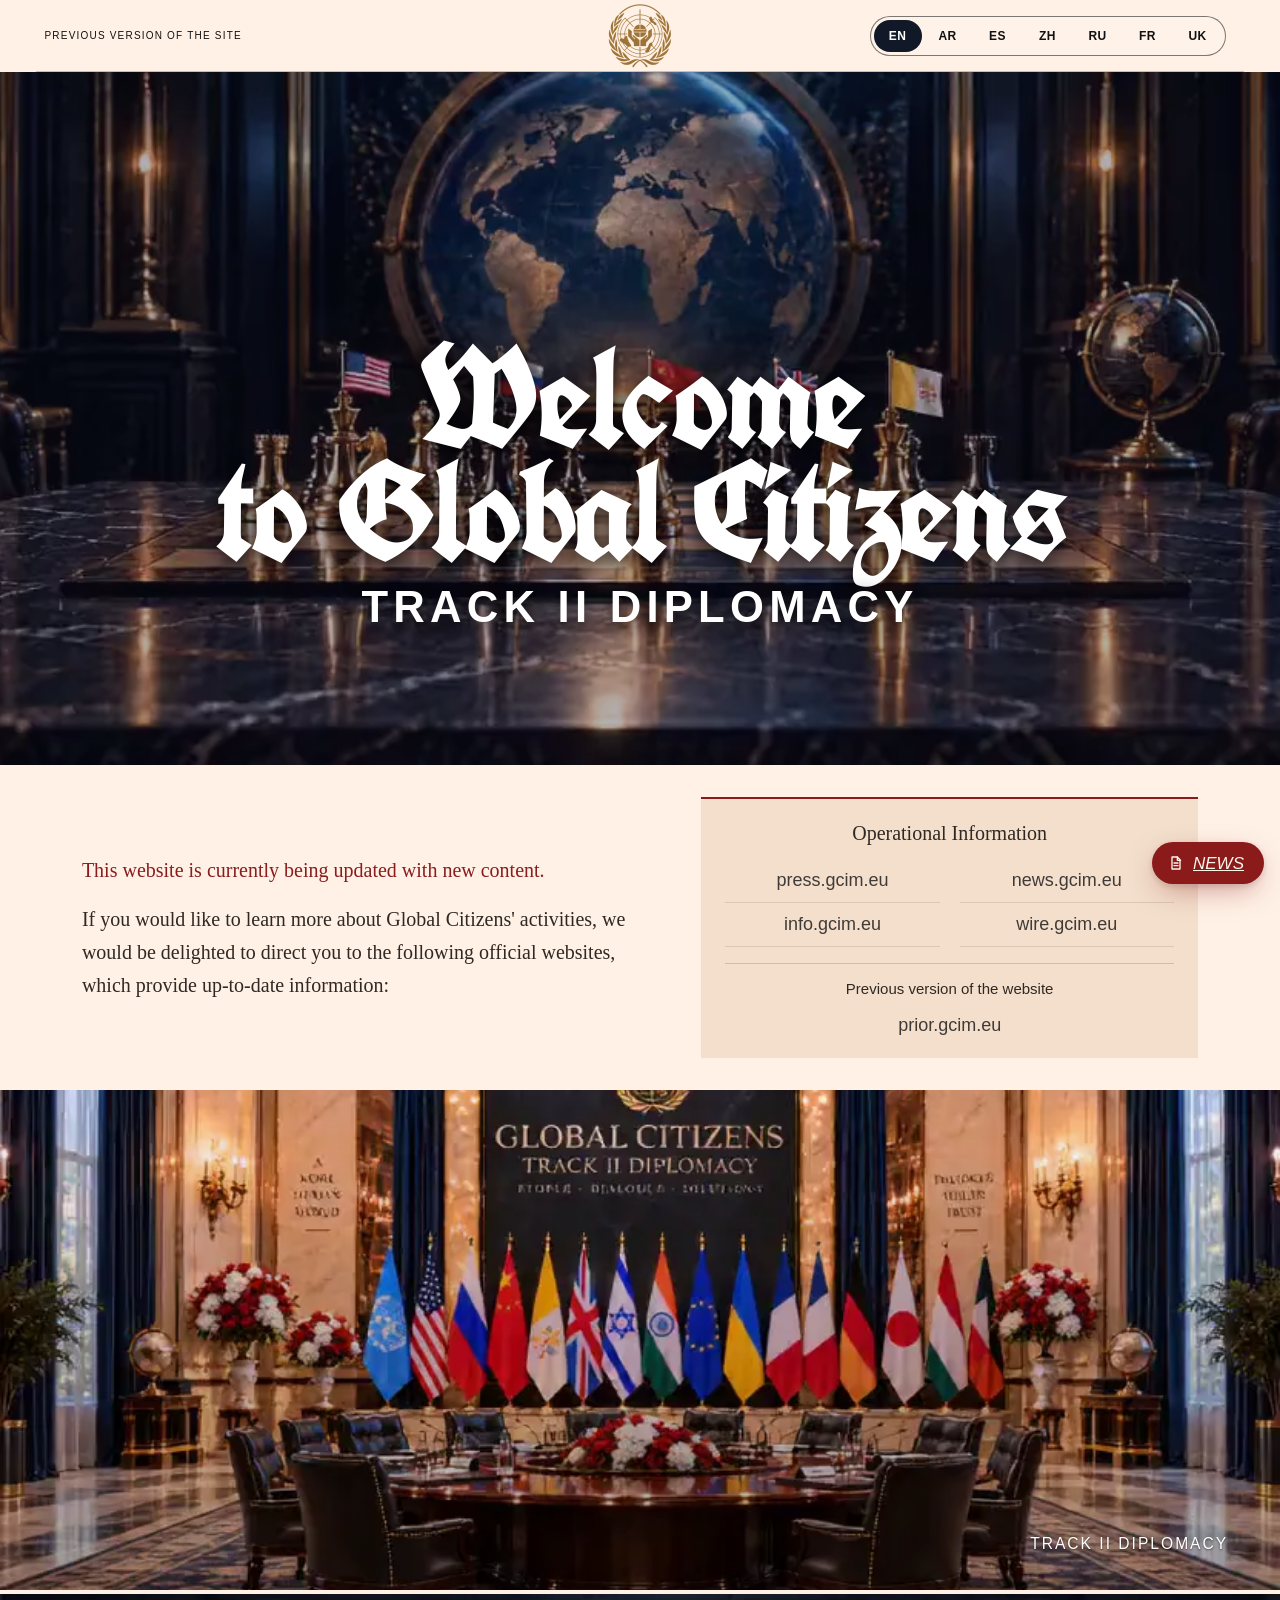
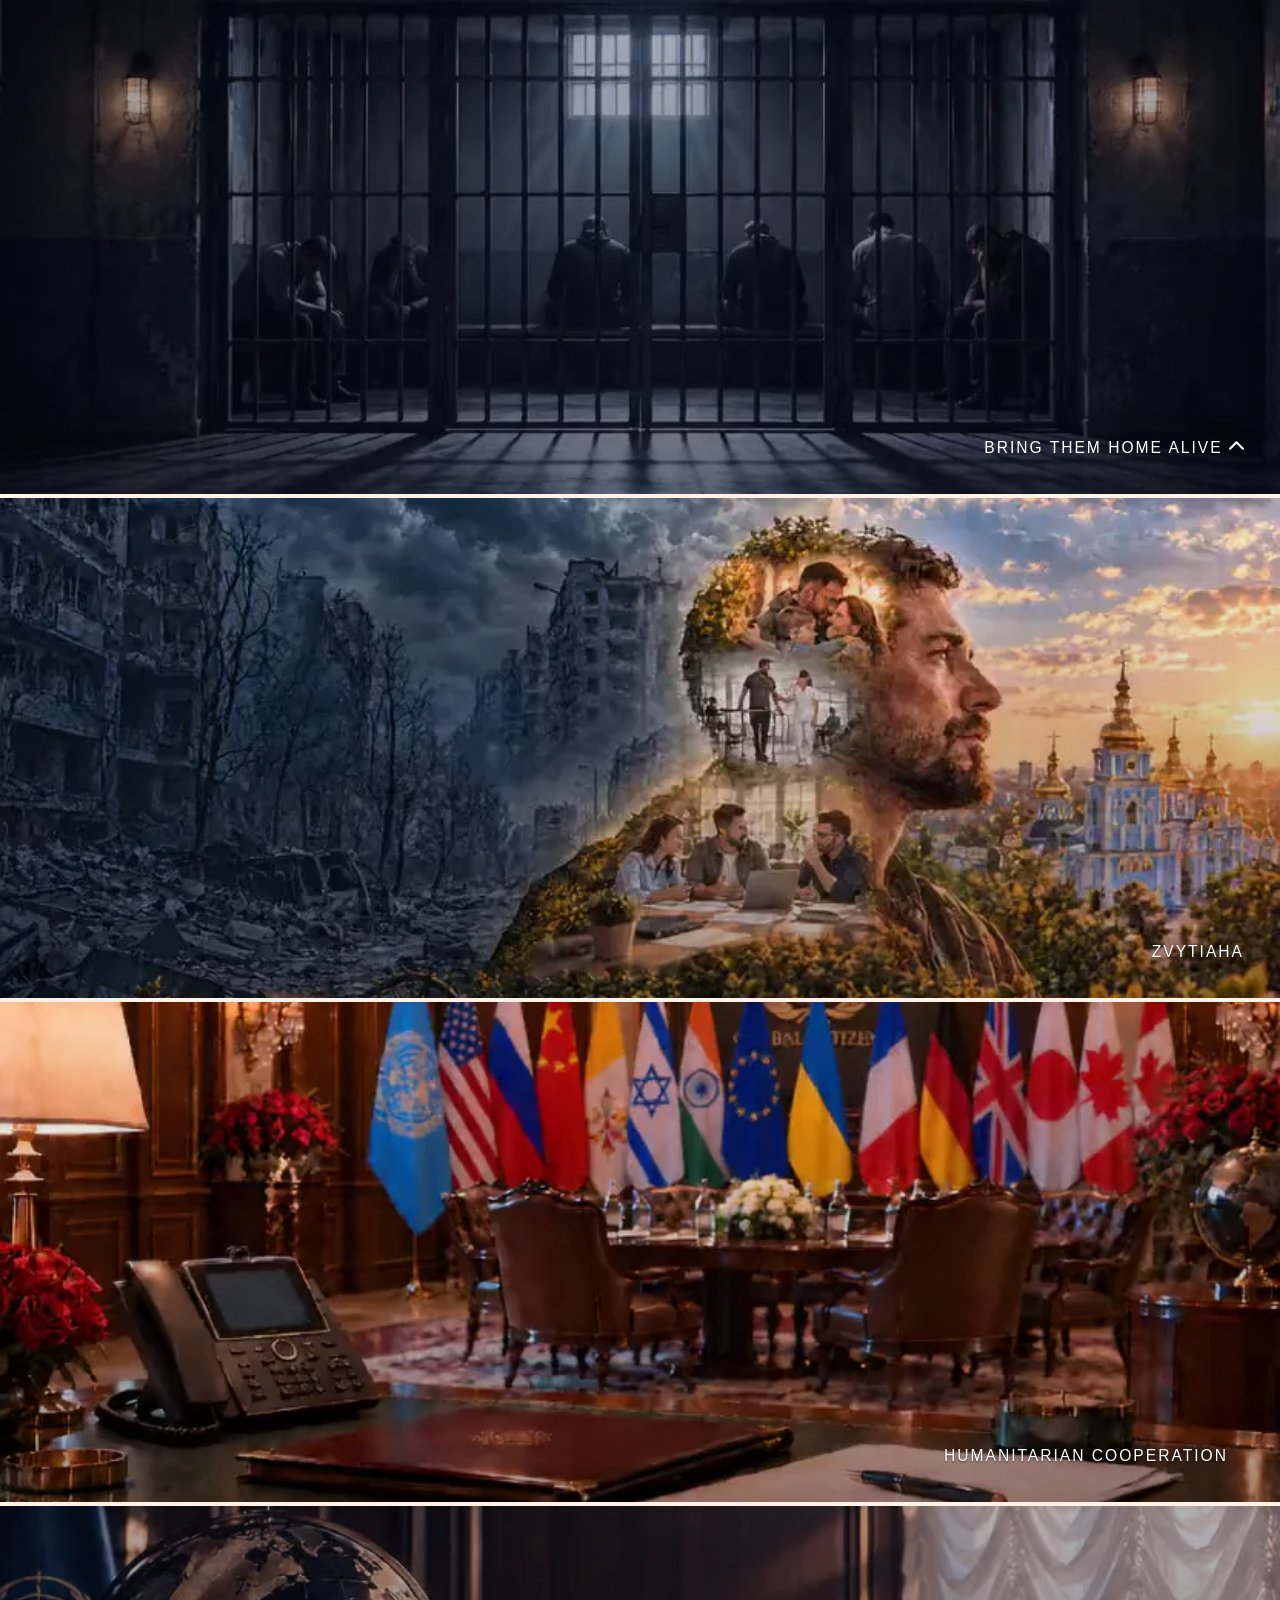
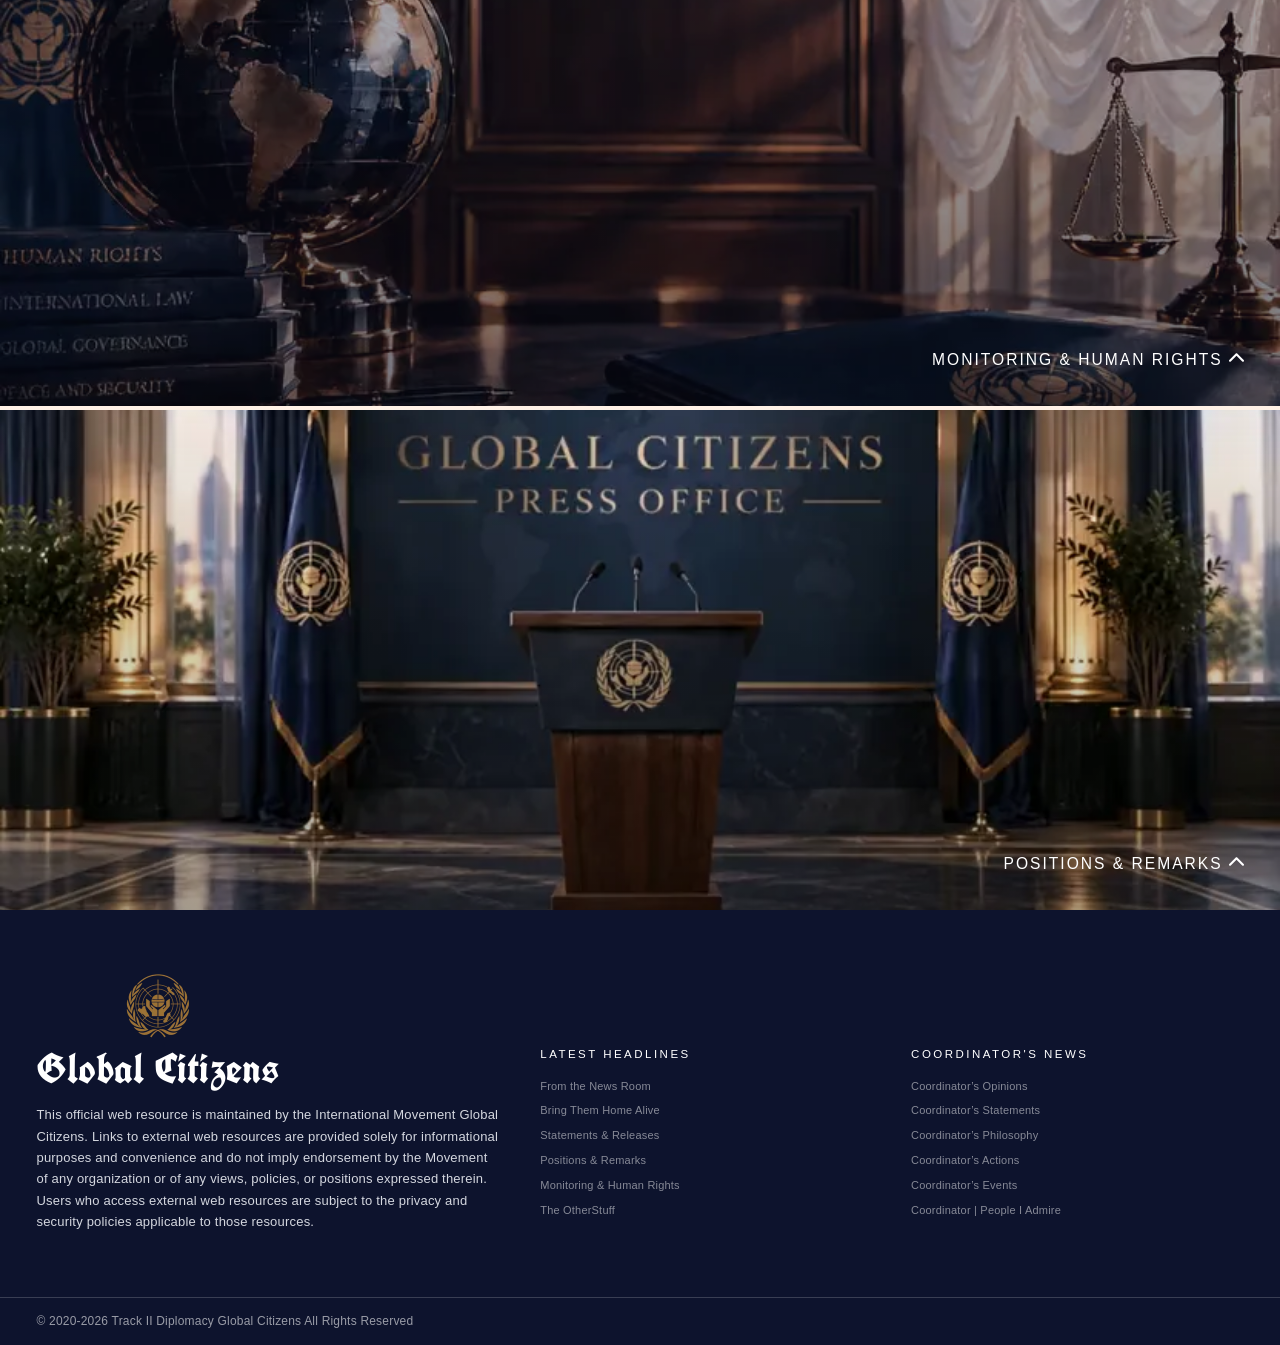
<file: index.html>
<!DOCTYPE html>
<html lang="en-US"><head>
<link rel="icon" type="image/png" sizes="32x32" href="assets/favicon-32.png?v=17">
<link rel="icon" type="image/png" sizes="192x192" href="assets/favicon-192.png?v=17">
<link rel="icon" type="image/png" sizes="512x512" href="assets/favicon-512.png?v=17">
<link rel="shortcut icon" href="assets/favicon.ico?v=17">
<link rel="apple-touch-icon" sizes="180x180" href="apple-touch-icon.png?v=17">

<meta charset="UTF-8">
	<meta name="viewport" content="width=device-width, initial-scale=1">
<meta name="robots" content="index, follow, max-image-preview:large, max-snippet:-1, max-video-preview:-1">

	<title>Global Citizens — Official Website</title>
<meta name="description" content="Official website of the Global Citizens International Movement. Find operational information and links to the Movement’s official web resources.">
<link rel="canonical" href="https://gcim.eu/">
<link rel="alternate" hreflang="en-US" href="https://gcim.eu/">
<link rel="alternate" hreflang="ru" href="https://gcim.eu/index-ru.html">
<link rel="alternate" hreflang="fr" href="https://gcim.eu/index-fr.html">
<link rel="alternate" hreflang="es" href="https://gcim.eu/index-es.html">
<link rel="alternate" hreflang="ar" href="https://gcim.eu/index-ar.html">
<link rel="alternate" hreflang="zh-CN" href="https://gcim.eu/index-zh.html">
<link rel="alternate" hreflang="uk" href="https://gcim.eu/index-uk.html">
<link rel="alternate" hreflang="x-default" href="https://gcim.eu/">
<meta property="og:locale" content="en_US">
<meta property="og:type" content="website">
<meta property="og:title" content="Global Citizens — Official Website">
<meta property="og:description" content="Official website of the Global Citizens International Movement. Find operational information and links to the Movement’s official web resources.">
<meta property="og:url" content="https://gcim.eu/">
<meta property="og:site_name" content="Global Citizens">
<meta property="article:publisher" content="https://gcim.eu/">
<meta property="article:modified_time" content="2026-10-24T10:52:30+00:00">
<meta property="og:image" content="https://gcim.eu/assets/social-preview.jpg">
<meta property="og:image:width" content="1200">
<meta property="og:image:height" content="630">
<meta property="og:image:type" content="image/jpeg">
<meta property="og:image:alt" content="Global Citizens">
<meta name="twitter:card" content="summary_large_image">
<meta name="twitter:title" content="Global Citizens — Official Website">
<meta name="twitter:description" content="Official website of the Global Citizens International Movement. Find operational information and links to the Movement’s official web resources.">
<meta name="twitter:image" content="https://gcim.eu/assets/social-preview.jpg">
<meta name="twitter:image:alt" content="Global Citizens">
<meta name="twitter:site" content="@globalcitizens">

<meta name="apple-mobile-web-app-title" content="Global Citizens">
	<meta name="application-name" content="Global Citizens">
	<meta name="theme-color" content="#f5f5f5">
	<meta name="msapplication-TileColor" content="#0D132D">

<link rel="stylesheet" href="Global%20Citizens_files/site-shared.css?v=20">

<script defer="defer" id="gcim-video-accordion-view-script-js" src="Global%20Citizens_files/view_aIma.js?v=16"></script>

</head>

<body class="home gcim-singular page gcim-embed-responsive gcim-theme-gcim remove-content-margins has-immersive-header has-topper has-sticky-header has-condensed-header" id="top" style="--gcim-scrollbar-width-max: 0px; --gcim-scrollbar-width: 0px;">
<a class="skip-link screen-reader-text" id="gcim-skip-link" href="#gcim--skip-link--target">Skip to content</a><div class="gcim-site-blocks"><header class="alignfull site-header gcim-block-template-part">
<div class="gcim-header gcim-header-v2 is-ready">
	<div id="gcim-header-6__main" class="gcim-header__main">
		<div class="gcim-header__main-content">
			<div class="gcim-header__left">
				<div class="gcim-header__menu-toggle">
					<button class="button-icon" aria-controls="gcim-header-6__menu" aria-haspopup="dialog" title="Open menu" aria-label="Open menu" aria-expanded="false">
						<svg class="button-icon--open" xmlns="http://www.w3.org/2000/svg" viewBox="0 0 20 20" width="20" height="20"><rect y="5" width="20" height="3.1" rx="1.5" ry="1.5" fill="currentColor"></rect><rect y="12.4" width="20" height="3.1" rx="1.5" ry="1.5" fill="currentColor"></rect></svg>						<svg class="button-icon--close" width="20" height="20" viewBox="0 0 20 20" fill="none" xmlns="http://www.w3.org/2000/svg">
    <path d="M16.663 2.10024C17.0552 2.07743 17.441 2.20784 17.739 2.46397C18.3266 3.05507 18.3266 4.00976 17.739 4.60087L4.87214 17.4678C4.26097 18.0396 3.30194 18.0079 2.73005 17.3967C2.2129 16.844 2.18276 15.9945 2.65948 15.4066L15.6021 2.46397C15.8962 2.21153 16.2758 2.08137 16.663 2.10024Z" fill="currentColor"></path>
    <path d="M3.81132 2.1002C4.20889 2.1019 4.58993 2.25971 4.87221 2.53969L17.7391 15.4066C18.2835 16.0424 18.2095 16.9991 17.5738 17.5435C17.0064 18.0294 16.1695 18.0294 15.6022 17.5435L2.65955 4.67664C2.04853 4.1046 2.01694 3.14552 2.58898 2.5345C2.61174 2.5102 2.63524 2.48669 2.65955 2.46393C2.97646 2.18834 3.39354 2.05663 3.81132 2.1002Z" fill="currentColor"></path>
</svg>
						<span>Menu</span>
					</button>
				</div>
				<a class="gcim-header__previous-site-link" href="https://prior.gcim.eu/">PREVIOUS VERSION OF THE SITE</a>
			</div>
			<div class="gcim-header__center">
				<a class="gcim-header__logo" href="index.html" rel="home" title="Global Citizens">
										<picture class="gcim-header__logo-img gcim-header__logo-img--white">
						<source type="image/webp" srcset="Global%20Citizens_files/gcim-gold-emblem-128.webp 1x">
						<img src="Global%20Citizens_files/gcim-gold-emblem-128.webp" alt="Global Citizens" width="128" height="128" loading="eager" fetchpriority="high">
					</picture>
					<picture class="gcim-header__logo-img gcim-header__logo-img--navy">
						<source type="image/webp" srcset="Global%20Citizens_files/gcim-gold-emblem-128.webp 1x">
						<img src="Global%20Citizens_files/gcim-gold-emblem-128.webp" alt="Global Citizens" width="128" height="128" loading="eager">
					</picture>
				</a>
			</div>
			<div class="gcim-header__right">
								<details class="gcim-mobile-language-switcher">
					<summary aria-label="Choose language"><span>EN</span></summary>
					<nav class="gcim-mobile-language-switcher__menu" aria-label="Languages — mobile">
<a class="is-active" aria-current="page" href="index.html" lang="en">EN</a>
<a href="index-ar.html" lang="ar">AR</a>
<a href="index-es.html" lang="es">ES</a>
<a href="index-zh.html" lang="zh-CN">ZH</a>
<a href="index-ru.html" lang="ru">RU</a>
<a href="index-fr.html" lang="fr">FR</a>
<a href="index-uk.html" lang="uk">UK</a>
</nav>
				</details>
<nav class="gcim-header-language-switcher" aria-label="Languages — desktop">
<a class="is-active" href="index.html" lang="en" aria-current="page">EN</a>
<a href="index-ar.html" lang="ar">AR</a>
<a href="index-es.html" lang="es">ES</a>
<a href="index-zh.html" lang="zh-CN">ZH</a>
<a href="index-ru.html" lang="ru">RU</a>
<a href="index-fr.html" lang="fr">FR</a>
<a href="index-uk.html" lang="uk">UK</a>
</nav>
				<div class="gcim-header__search-toggle" hidden>
					<button class="button-icon" aria-controls="gcim-header-6__search" aria-expanded="false" aria-haspopup="dialog" title="Open search">
						<span>Search</span>
						<svg class="button-icon--open" width="20" height="20" viewBox="0 0 20 20" fill="none" xmlns="http://www.w3.org/2000/svg">
    <path d="M18.3929 18.306L13.8709 13.6029C15.0336 12.2207 15.6706 10.4817 15.6706 8.67124C15.6706 4.44139 12.2292 1 7.99937 1C3.76951 1 0.328125 4.44139 0.328125 8.67124C0.328125 12.9011 3.76951 16.3425 7.99937 16.3425C9.58732 16.3425 11.1006 15.8635 12.3943 14.9543L16.9507 19.6932C17.1412 19.8909 17.3973 20 17.6718 20C17.9316 20 18.1781 19.9009 18.3652 19.7208C18.7628 19.3383 18.7755 18.7039 18.3929 18.306ZM7.99937 3.00119C11.1259 3.00119 13.6694 5.54471 13.6694 8.67124C13.6694 11.7978 11.1259 14.3413 7.99937 14.3413C4.87284 14.3413 2.32932 11.7978 2.32932 8.67124C2.32932 5.54471 4.87284 3.00119 7.99937 3.00119Z" fill="currentColor"></path>
</svg>
						<svg class="button-icon--close" width="20" height="20" viewBox="0 0 20 20" fill="none" xmlns="http://www.w3.org/2000/svg">
    <path d="M16.663 2.10024C17.0552 2.07743 17.441 2.20784 17.739 2.46397C18.3266 3.05507 18.3266 4.00976 17.739 4.60087L4.87214 17.4678C4.26097 18.0396 3.30194 18.0079 2.73005 17.3967C2.2129 16.844 2.18276 15.9945 2.65948 15.4066L15.6021 2.46397C15.8962 2.21153 16.2758 2.08137 16.663 2.10024Z" fill="currentColor"></path>
    <path d="M3.81132 2.1002C4.20889 2.1019 4.58993 2.25971 4.87221 2.53969L17.7391 15.4066C18.2835 16.0424 18.2095 16.9991 17.5738 17.5435C17.0064 18.0294 16.1695 18.0294 15.6022 17.5435L2.65955 4.67664C2.04853 4.1046 2.01694 3.14552 2.58898 2.5345C2.61174 2.5102 2.63524 2.48669 2.65955 2.46393C2.97646 2.18834 3.39354 2.05663 3.81132 2.1002Z" fill="currentColor"></path>
</svg>
					</button>
				</div>
				<div id="gcim-header-6__search" class="gcim-header__search" role="search" hidden>
					<div class="gcim-header__search-content">
						<form role="search" method="get" action="#">
							<div class="gcim-header__search-box">
								<label class="screen-reader-text" for="gcim-header-6__search-input">Search for:</label>
								<input type="search" id="gcim-header-6__search-input" class="gcim-header__search-input" name="s" title="Search for:">
							</div>
							<button type="submit" class="gcim-header__search-submit" title="Search">
								<svg width="20" height="20" viewBox="0 0 20 20" fill="none" xmlns="http://www.w3.org/2000/svg">
    <path d="M18.3929 18.306L13.8709 13.6029C15.0336 12.2207 15.6706 10.4817 15.6706 8.67124C15.6706 4.44139 12.2292 1 7.99937 1C3.76951 1 0.328125 4.44139 0.328125 8.67124C0.328125 12.9011 3.76951 16.3425 7.99937 16.3425C9.58732 16.3425 11.1006 15.8635 12.3943 14.9543L16.9507 19.6932C17.1412 19.8909 17.3973 20 17.6718 20C17.9316 20 18.1781 19.9009 18.3652 19.7208C18.7628 19.3383 18.7755 18.7039 18.3929 18.306ZM7.99937 3.00119C11.1259 3.00119 13.6694 5.54471 13.6694 8.67124C13.6694 11.7978 11.1259 14.3413 7.99937 14.3413C4.87284 14.3413 2.32932 11.7978 2.32932 8.67124C2.32932 5.54471 4.87284 3.00119 7.99937 3.00119Z" fill="currentColor"></path>
</svg>
							</button>
						</form>
					</div>
				</div>
			</div>
		</div>
	</div>

			<div id="gcim-header-6__primary" class="gcim-header__primary is-ready" hidden>
			<nav class="gcim-header__primary-navigation" aria-label="Primary navigation">
				<button class="gcim-header__primary-left button-icon">
					<span class="screen-reader-text">Scroll Left</span>
					<svg xmlns="http://www.w3.org/2000/svg" width="15" height="15" viewBox="0 0 15 15" fill="none">
    <path d="M7.50004 3.22472C7.76887 3.22472 8.03767 3.32737 8.24263 3.53223L14.6923 9.98196C15.1026 10.3922 15.1026 11.0574 14.6923 11.4676C14.2822 11.8777 13.6171 11.8777 13.2068 11.4676L7.50004 5.76048L1.79326 11.4674C1.38298 11.8775 0.717978 11.8775 0.307895 11.4674C-0.102588 11.0572 -0.102588 10.392 0.307895 9.98176L6.75746 3.53203C6.96251 3.32714 7.23131 3.22472 7.50004 3.22472Z" fill="currentColor"></path>
</svg>
				</button>
				<ul id="menu-primary-navigation" class="menu menu--desktop"><li id="menu-item-60001" class="menu-item menu-item-type-post_type menu-item-object-page menu-item-60001"><a href="index.html#" hidden>HOME</a></li>
<li id="menu-item-60002" class="menu-item menu-item-type-post_type menu-item-object-page menu-item-60002"><a href="index.html#" hidden>NEWS</a></li>
<li id="menu-item-60006" class="menu-item menu-item-type-post_type menu-item-object-page menu-item-60006"><a href="index.html#" hidden>ABOUT US</a></li>
<li id="menu-item-60003" class="menu-item menu-item-type-post_type menu-item-object-page menu-item-60003"><a href="index.html#" hidden>COORDINATOR</a></li>
<li id="menu-item-60004" class="menu-item menu-item-type-post_type menu-item-object-page menu-item-60004"><a href="index.html#" hidden>INITIATIVES</a></li>
<li id="menu-item-60005" class="menu-item menu-item-type-post_type menu-item-object-page menu-item-60005"><a href="index.html#" hidden>CONTACTS</a></li>
</ul><ul id="menu-primary-navigation-mobile" class="menu menu--mobile"><li id="menu-item-60101" class="menu-item menu-item-type-post_type menu-item-object-page menu-item-60101"><a href="index.html#" hidden>HOME</a></li>
<li id="menu-item-60102" class="menu-item menu-item-type-post_type menu-item-object-page menu-item-60102"><a href="index.html#" hidden>NEWS</a></li>
<li id="menu-item-60106" class="menu-item menu-item-type-post_type menu-item-object-page menu-item-60106"><a href="index.html#" hidden>ABOUT US</a></li>
<li id="menu-item-60103" class="menu-item menu-item-type-post_type menu-item-object-page menu-item-60103"><a href="index.html#" hidden>COORDINATOR</a></li>
<li id="menu-item-60104" class="menu-item menu-item-type-post_type menu-item-object-page menu-item-60104"><a href="index.html#" hidden>INITIATIVES</a></li>
<li id="menu-item-60105" class="menu-item menu-item-type-post_type menu-item-object-page menu-item-60105"><a href="index.html#" hidden>CONTACTS</a></li>
</ul>				<button class="gcim-header__primary-right button-icon is-active">
					<span class="screen-reader-text">Scroll Right</span>
					<svg xmlns="http://www.w3.org/2000/svg" width="15" height="15" viewBox="0 0 15 15" fill="none">
    <path d="M7.50004 3.22472C7.76887 3.22472 8.03767 3.32737 8.24263 3.53223L14.6923 9.98196C15.1026 10.3922 15.1026 11.0574 14.6923 11.4676C14.2822 11.8777 13.6171 11.8777 13.2068 11.4676L7.50004 5.76048L1.79326 11.4674C1.38298 11.8775 0.717978 11.8775 0.307895 11.4674C-0.102588 11.0572 -0.102588 10.392 0.307895 9.98176L6.75746 3.53203C6.96251 3.32714 7.23131 3.22472 7.50004 3.22472Z" fill="currentColor"></path>
</svg>
				</button>
			</nav>
		</div>
	
	<div id="gcim-header-6__menu" class="gcim-header__menu" role="dialog" aria-modal="true" aria-label="Main menu">
		<button class="gcim-header__menu-close button-icon" aria-controls="gcim-header-6__menu" title="Close menu" aria-label="Close menu" disabled="disabled">
			<svg width="20" height="20" viewBox="0 0 20 20" fill="none" xmlns="http://www.w3.org/2000/svg">
    <path d="M16.663 2.10024C17.0552 2.07743 17.441 2.20784 17.739 2.46397C18.3266 3.05507 18.3266 4.00976 17.739 4.60087L4.87214 17.4678C4.26097 18.0396 3.30194 18.0079 2.73005 17.3967C2.2129 16.844 2.18276 15.9945 2.65948 15.4066L15.6021 2.46397C15.8962 2.21153 16.2758 2.08137 16.663 2.10024Z" fill="currentColor"></path>
    <path d="M3.81132 2.1002C4.20889 2.1019 4.58993 2.25971 4.87221 2.53969L17.7391 15.4066C18.2835 16.0424 18.2095 16.9991 17.5738 17.5435C17.0064 18.0294 16.1695 18.0294 15.6022 17.5435L2.65955 4.67664C2.04853 4.1046 2.01694 3.14552 2.58898 2.5345C2.61174 2.5102 2.63524 2.48669 2.65955 2.46393C2.97646 2.18834 3.39354 2.05663 3.81132 2.1002Z" fill="currentColor"></path>
</svg>
			<span class="screen-reader-text">Close</span>
		</button>
		<div class="gcim-header__menu-content">
			<nav class="gcim-header__drawer-navigation" aria-label="Primary navigation"><ul class="menu gcim-header__drawer-menu"><li class="menu-item"><a href="index.html#" hidden>HOME</a></li><li class="menu-item"><a href="index.html#" hidden>NEWS</a></li><li class="menu-item"><a href="index.html#" hidden>ABOUT US</a></li><li class="menu-item"><a href="index.html#" hidden>COORDINATOR</a></li><li class="menu-item"><a href="index.html#" hidden>INITIATIVES</a></li><li class="menu-item"><a href="index.html#" hidden>CONTACTS</a></li><li class="menu-item gcim-header__drawer-previous-site-mobile"><a href="https://prior.gcim.eu/">PREVIOUS VERSION OF THE SITE</a></li></ul></nav>
		</div>
	</div>

	<div class="gcim-header__overlay"></div>

</div>
</header>

<main id="gcim--skip-link--target" class="gcim-block-group site-content is-layout-flow gcim-block-group-is-layout-flow">
	<div class="entry-content gcim-block-post-content has-global-padding is-layout-constrained gcim-block-post-content-is-layout-constrained">
<div class="alignfull has-wide-width has-min-height-80 has-media has-media-fixed is-immersive-header-element is-style-full-media gcim-topper">
	<div class="gcim-topper__inner-container">
		<div class="gcim-topper__content">
			
				<h1 class="gcim-topper__headline gc-hero-title"><span>Welcome</span><span>to Global Citizens</span><span class="gc-hero-subtitle">TRACK II DIPLOMACY</span></h1>
			
							<div class="gcim-topper__deck">

				</div>

							<div class="gcim-topper__media"><figure class="gcim-topper__media--figure"><video class="gcim-topper__media--video" muted="muted" loop="loop" playsinline="playsinline" preload="none" poster="Global%20Citizens_files/hero-great-chessboard-20260920-v3.webp" width="832" height="480"><source data-src="Global%20Citizens_files/hero-great-chessboard-20260920-v3.mp4?v=13" type="video/mp4"></video></figure></div>					</div>
	</div>
	</div>

<div class="alignfull gcim-block-group has-medium-font-size has-global-padding is-layout-constrained gcim-container-core-group-is-layout-268a0545 gcim-block-group-is-layout-constrained gc-temporary-hub">
<div class="gcim-focus-left gc-official-resources">
<section class="gc-official-resources__inner" aria-labelledby="gc-resources-heading">
<h2 id="gc-resources-heading">Operational Information</h2>
<div class="gc-official-resources__links"><a href="https://press.gcim.eu/"><bdi dir="ltr">press.gcim.eu</bdi></a>
<a href="https://news.gcim.eu/"><bdi dir="ltr">news.gcim.eu</bdi></a>
<a href="https://info.gcim.eu/"><bdi dir="ltr">info.gcim.eu</bdi></a>
<a href="https://wire.gcim.eu/"><bdi dir="ltr">wire.gcim.eu</bdi></a>
</div>
<div class="gc-official-resources__previous"><p>Previous version of the website</p><a href="https://prior.gcim.eu/"><bdi dir="ltr">prior.gcim.eu</bdi></a></div>
</section></div>
<div class="gc-temporary-notice"><div class="gc-temporary-notice__body">
<p>This website is currently being updated with new content.</p>
<p>If you would like to learn more about Global Citizens&#x27; activities, we would be delighted to direct you to the following official websites, which provide up-to-date information:</p>
</div></div>

</div>

<div style="--gcim--video-accordion--height:500px;--gcim--video-accordion--hover-expansion:1" class="is-vertical alignfull gcim-video-accordion is-content-justification-center is-layout-flex gcim-container-video-accordion-is-layout-631eaa29 gcim-video-accordion-is-layout-flex" data-show-title="both">
	
<div class="has-link gcim-video-accordion-item has-text-align-right is-layout-flex gcim-container-video-accordion-item-is-layout-631eaa29 gcim-video-accordion-item-is-layout-flex" data-show-title-both="" data-autoplay="always">

	<div class="gcim-video-accordion-item__media" data-show-title-both="">
		<video data-src="Global%20Citizens_files/track-II-diplomacy-20260920-v9.mp4?v=13" muted="muted" loop="loop" playsinline="playsinline" tabindex="-1" preload="none" poster="Global%20Citizens_files/track-II-diplomacy-20260920-v9.webp" width="832" height="480"></video>

			</div>

			<div class="gcim-video-accordion-item__content" data-show-title-both="">
			<h3 class="gcim-video-accordion-item__title">
				
				TRACK II DIPLOMACY
				<svg xmlns="http://www.w3.org/2000/svg" width="15" height="15" viewBox="0 0 15 15" fill="none">
    <path d="M7.50004 3.22472C7.76887 3.22472 8.03767 3.32737 8.24263 3.53223L14.6923 9.98196C15.1026 10.3922 15.1026 11.0574 14.6923 11.4676C14.2822 11.8777 13.6171 11.8777 13.2068 11.4676L7.50004 5.76048L1.79326 11.4674C1.38298 11.8775 0.717978 11.8775 0.307895 11.4674C-0.102588 11.0572 -0.102588 10.392 0.307895 9.98176L6.75746 3.53203C6.96251 3.32714 7.23131 3.22472 7.50004 3.22472Z" fill="currentColor"></path>
</svg>

							</h3>
		</div>
	</div>

<div class="gcim-bars-video has-link gcim-video-accordion-item has-text-align-right is-layout-flex gcim-container-video-accordion-item-is-layout-631eaa29 gcim-video-accordion-item-is-layout-flex" data-show-title-both="" data-autoplay="always">
			<a href="https://gcim.eu/newsroom/bring-them-home-alive/" class="gcim-video-accordion-item__link"><h3 class="gcim-video-accordion-item__title">
				
				BRING THEM HOME ALIVE
				<svg xmlns="http://www.w3.org/2000/svg" width="15" height="15" viewBox="0 0 15 15" fill="none">
    <path d="M7.50004 3.22472C7.76887 3.22472 8.03767 3.32737 8.24263 3.53223L14.6923 9.98196C15.1026 10.3922 15.1026 11.0574 14.6923 11.4676C14.2822 11.8777 13.6171 11.8777 13.2068 11.4676L7.50004 5.76048L1.79326 11.4674C1.38298 11.8775 0.717978 11.8775 0.307895 11.4674C-0.102588 11.0572 -0.102588 10.392 0.307895 9.98176L6.75746 3.53203C6.96251 3.32714 7.23131 3.22472 7.50004 3.22472Z" fill="currentColor"></path>
</svg>

							</h3></a>
	
	<div class="gcim-video-accordion-item__media" data-show-title-both="">
		<video data-src="Global%20Citizens_files/bring-them-home-alive-20260920-v2.mp4?v=13" style="object-position:50% 50%;background:#0D132D;" muted="muted" loop="loop" playsinline="playsinline" tabindex="-1" preload="none" poster="Global%20Citizens_files/bring-them-home-alive-20260920-v2.webp" width="832" height="480"></video>

			</div>

			<div class="gcim-video-accordion-item__content" data-show-title-both="">
			
		</div>
	</div>

<div id="gc-recovery-video" class="gcim-video-accordion-item has-text-align-right is-layout-flex gcim-container-video-accordion-item-is-layout-631eaa29 gcim-video-accordion-item-is-layout-flex" data-autoplay="always">
<div class="gcim-video-accordion-item__media">
<video data-src="Global%20Citizens_files/recovery-section-v7.mp4?v=13" muted loop playsinline tabindex="-1" preload="none" poster="Global%20Citizens_files/recovery-section-v7.webp" width="832" height="480"></video>
</div>
<div class="gcim-video-accordion-item__content" data-show-title-both=""><h3 class="gcim-video-accordion-item__title">ZVYTIAHA</h3></div>
</div>

<div class="has-link gcim-video-accordion-item has-text-align-right is-layout-flex gcim-container-video-accordion-item-is-layout-631eaa29 gcim-video-accordion-item-is-layout-flex" data-show-title-both="" data-autoplay="always">

	<div class="gcim-video-accordion-item__media" data-show-title-both="">
		<video data-src="Global%20Citizens_files/humanitarian-cooperation-20260920-v3.mp4?v=13" style="object-position:50% 50%;background:#0D132D;" muted="muted" loop="loop" playsinline="playsinline" tabindex="-1" preload="none" poster="Global%20Citizens_files/humanitarian-cooperation-20260920-v3.webp" width="832" height="480"></video>

			</div>

			<div class="gcim-video-accordion-item__content" data-show-title-both="">
			<h3 class="gcim-video-accordion-item__title">
				
				HUMANITARIAN COOPERATION
				<svg xmlns="http://www.w3.org/2000/svg" width="15" height="15" viewBox="0 0 15 15" fill="none">
    <path d="M7.50004 3.22472C7.76887 3.22472 8.03767 3.32737 8.24263 3.53223L14.6923 9.98196C15.1026 10.3922 15.1026 11.0574 14.6923 11.4676C14.2822 11.8777 13.6171 11.8777 13.2068 11.4676L7.50004 5.76048L1.79326 11.4674C1.38298 11.8775 0.717978 11.8775 0.307895 11.4674C-0.102588 11.0572 -0.102588 10.392 0.307895 9.98176L6.75746 3.53203C6.96251 3.32714 7.23131 3.22472 7.50004 3.22472Z" fill="currentColor"></path>
</svg>

							</h3>
		</div>
	</div>

<div class="gcim-monitoring-human-rights-custom has-link gcim-video-accordion-item has-text-align-right is-layout-flex gcim-container-video-accordion-item-is-layout-631eaa29 gcim-video-accordion-item-is-layout-flex" data-show-title-both="" data-autoplay="always">
			<a href="https://gcim.eu/newsroom/monitoring/" class="gcim-video-accordion-item__link"><h3 class="gcim-video-accordion-item__title">
				
				MONITORING & HUMAN RIGHTS
				<svg xmlns="http://www.w3.org/2000/svg" width="15" height="15" viewBox="0 0 15 15" fill="none">
    <path d="M7.50004 3.22472C7.76887 3.22472 8.03767 3.32737 8.24263 3.53223L14.6923 9.98196C15.1026 10.3922 15.1026 11.0574 14.6923 11.4676C14.2822 11.8777 13.6171 11.8777 13.2068 11.4676L7.50004 5.76048L1.79326 11.4674C1.38298 11.8775 0.717978 11.8775 0.307895 11.4674C-0.102588 11.0572 -0.102588 10.392 0.307895 9.98176L6.75746 3.53203C6.96251 3.32714 7.23131 3.22472 7.50004 3.22472Z" fill="currentColor"></path>
</svg>

							</h3></a>
	
	<div class="gcim-video-accordion-item__media" data-show-title-both="">
		<video data-src="Global%20Citizens_files/monitoring-human-rights-20260920-v3.mp4?v=13" style="object-position:50% 50%;background:#0D132D;" muted="muted" loop="loop" playsinline="playsinline" tabindex="-1" preload="none" poster="Global%20Citizens_files/monitoring-human-rights-20260920-v3.webp" width="832" height="480"></video>

			</div>

			<div class="gcim-video-accordion-item__content" data-show-title-both="">
			
		</div>
	</div>

<div class="has-link gcim-video-accordion-item has-text-align-right is-layout-flex gcim-container-video-accordion-item-is-layout-631eaa29 gcim-video-accordion-item-is-layout-flex is-active" data-show-title-both="" data-autoplay="always">
			<a href="https://gcim.eu/category/positions-remarks/" class="gcim-video-accordion-item__link"><h3 class="gcim-video-accordion-item__title">
				
				POSITIONS & REMARKS
				<svg xmlns="http://www.w3.org/2000/svg" width="15" height="15" viewBox="0 0 15 15" fill="none">
    <path d="M7.50004 3.22472C7.76887 3.22472 8.03767 3.32737 8.24263 3.53223L14.6923 9.98196C15.1026 10.3922 15.1026 11.0574 14.6923 11.4676C14.2822 11.8777 13.6171 11.8777 13.2068 11.4676L7.50004 5.76048L1.79326 11.4674C1.38298 11.8775 0.717978 11.8775 0.307895 11.4674C-0.102588 11.0572 -0.102588 10.392 0.307895 9.98176L6.75746 3.53203C6.96251 3.32714 7.23131 3.22472 7.50004 3.22472Z" fill="currentColor"></path>
</svg>

							</h3></a>
	
	<div class="gcim-video-accordion-item__media" data-show-title-both="">
		<video data-src="Global%20Citizens_files/positions-remarks-press-service-20260920-v3.mp4?v=13" style="object-position:50% 50%;background:#0D132D;" muted="muted" loop="loop" playsinline="playsinline" tabindex="-1" preload="none" poster="Global%20Citizens_files/positions-remarks-press-service-20260920-v3.webp" width="832" height="468"></video>

			</div>

			<div class="gcim-video-accordion-item__content" data-show-title-both="">
			
		</div>
	</div>

</div>

<div class="gcim-raw-html">

<div id="f250-widget">

  <a class="gcim-newsroom-fab" id="f250-fab" href="https://press.gcim.eu/" aria-label="Open news">
    <span class="gcim-newsroom-fab-pulse" aria-hidden="true"></span>
    <svg viewBox="0 0 24 24" fill="none" stroke="currentColor" stroke-width="2" stroke-linecap="round" stroke-linejoin="round" aria-hidden="true"><path d="M6 3h8l4 4v14H6z"></path><path d="M14 3v5h5"></path><line x1="9" y1="12" x2="15" y2="12"></line><line x1="9" y1="16" x2="15" y2="16"></line></svg>
    <span class="gcim-newsroom-fab-label">NEWS</span>
  </a>

</div></div></div>
</main>

<footer class="alignfull site-footer gcim-block-template-part">
<div class="gcim-footer gcim-footer-v2">
	<div class="gcim-footer__inner-container">

		<div class="gcim-footer__navigation has-3-menus-with-end">
			<div class="gcim-footer__navigation--inner-container">

					<div class="gcim-footer-brand-left">
<a class="gcim-footer__logo" href="index.html" rel="home" title="Global Citizens">
											<img src="Global%20Citizens_files/gcim-gold-emblem-128.webp" alt="Global Citizens" width="64" height="64" style="display:block;width:64px;height:64px;margin:0 auto 10px auto;">
											<span style="font-family:&quot;GC Masthead&quot;,serif;font-size:42px;line-height:1;color:#fff;white-space:nowrap;display:inline-block;">Global Citizens</span>
										</a>
<p class="gcim-footer-disclaimer">This official web resource is maintained by the International Movement Global Citizens. Links to external web resources are provided solely for informational purposes and convenience and do not imply endorsement by the Movement of any organization or of any views, policies, or positions expressed therein. Users who access external web resources are subject to the privacy and security policies applicable to those resources.</p>
<div class="gcim-footer__social-links" hidden>
					
<ul class="gcim-block-social-links is-layout-flex gcim-block-social-links-is-layout-flex">
	<li class="gcim-social-link gcim-social-link-x gcim-block-social-link"><a class="gcim-block-social-link-anchor" aria-disabled="true" tabindex="-1"><svg width="24" height="24" viewBox="0 0 24 24" xmlns="http://www.w3.org/2000/svg" aria-hidden="true" focusable="false">
    <path d="M18.901 1.153h3.68l-8.04 9.19L24 22.846h-7.406l-5.8-7.584-6.638 7.584H.474l8.6-9.83L0 1.154h7.594l5.243 6.932ZM17.61 20.644h2.039L6.486 3.24H4.298Z"></path>
</svg><span class="gcim-block-social-link-label screen-reader-text">X</span></a></li>

	<li class="gcim-social-link gcim-social-link-instagram gcim-block-social-link"><a class="gcim-block-social-link-anchor" aria-disabled="true" tabindex="-1"><svg width="24" height="24" viewBox="0 0 24 24" xmlns="http://www.w3.org/2000/svg" aria-hidden="true" focusable="false">
    <path d="M7.0301.084c-1.2768.0602-2.1487.264-2.911.5634-.7888.3075-1.4575.72-2.1228 1.3877-.6652.6677-1.075 1.3368-1.3802 2.127-.2954.7638-.4956 1.6365-.552 2.914-.0564 1.2775-.0689 1.6882-.0626 4.947.0062 3.2586.0206 3.6671.0825 4.9473.061 1.2765.264 2.1482.5635 2.9107.308.7889.72 1.4573 1.388 2.1228.6679.6655 1.3365 1.0743 2.1285 1.38.7632.295 1.6361.4961 2.9134.552 1.2773.056 1.6884.069 4.9462.0627 3.2578-.0062 3.668-.0207 4.9478-.0814 1.28-.0607 2.147-.2652 2.9098-.5633.7889-.3086 1.4578-.72 2.1228-1.3881.665-.6682 1.0745-1.3378 1.3795-2.1284.2957-.7632.4966-1.636.552-2.9124.056-1.2809.0692-1.6898.063-4.948-.0063-3.2583-.021-3.6668-.0817-4.9465-.0607-1.2797-.264-2.1487-.5633-2.9117-.3084-.7889-.72-1.4568-1.3876-2.1228C21.2982 1.33 20.628.9208 19.8378.6165 19.074.321 18.2017.1197 16.9244.0645 15.6471.0093 15.236-.005 11.977.0014 8.718.0076 8.31.0215 7.0301.0839m.1402 21.6932c-1.17-.0509-1.8053-.2453-2.2287-.408-.5606-.216-.96-.4771-1.3819-.895-.422-.4178-.6811-.8186-.9-1.378-.1644-.4234-.3624-1.058-.4171-2.228-.0595-1.2645-.072-1.6442-.079-4.848-.007-3.2037.0053-3.583.0607-4.848.05-1.169.2456-1.805.408-2.2282.216-.5613.4762-.96.895-1.3816.4188-.4217.8184-.6814 1.3783-.9003.423-.1651 1.0575-.3614 2.227-.4171 1.2655-.06 1.6447-.072 4.848-.079 3.2033-.007 3.5835.005 4.8495.0608 1.169.0508 1.8053.2445 2.228.408.5608.216.96.4754 1.3816.895.4217.4194.6816.8176.9005 1.3787.1653.4217.3617 1.056.4169 2.2263.0602 1.2655.0739 1.645.0796 4.848.0058 3.203-.0055 3.5834-.061 4.848-.051 1.17-.245 1.8055-.408 2.2294-.216.5604-.4763.96-.8954 1.3814-.419.4215-.8181.6811-1.3783.9-.4224.1649-1.0577.3617-2.2262.4174-1.2656.0595-1.6448.072-4.8493.079-3.2045.007-3.5825-.006-4.848-.0608M16.953 5.5864A1.44 1.44 0 1 0 18.39 4.144a1.44 1.44 0 0 0-1.437 1.4424M5.8385 12.012c.0067 3.4032 2.7706 6.1557 6.173 6.1493 3.4026-.0065 6.157-2.7701 6.1506-6.1733-.0065-3.4032-2.771-6.1565-6.174-6.1498-3.403.0067-6.156 2.771-6.1496 6.1738M8 12.0077a4 4 0 1 1 4.008 3.9921A3.9996 3.9996 0 0 1 8 12.0077"></path>
</svg><span class="gcim-block-social-link-label screen-reader-text">Instagram</span></a></li>

	<li class="gcim-social-link gcim-social-link-tiktok gcim-block-social-link"><a class="gcim-block-social-link-anchor" aria-disabled="true" tabindex="-1"><svg width="24" height="24" viewBox="0 0 32 32" version="1.1" xmlns="http://www.w3.org/2000/svg" aria-hidden="true" focusable="false"><path d="M16.708 0.027c1.745-0.027 3.48-0.011 5.213-0.027 0.105 2.041 0.839 4.12 2.333 5.563 1.491 1.479 3.6 2.156 5.652 2.385v5.369c-1.923-0.063-3.855-0.463-5.6-1.291-0.76-0.344-1.468-0.787-2.161-1.24-0.009 3.896 0.016 7.787-0.025 11.667-0.104 1.864-0.719 3.719-1.803 5.255-1.744 2.557-4.771 4.224-7.88 4.276-1.907 0.109-3.812-0.411-5.437-1.369-2.693-1.588-4.588-4.495-4.864-7.615-0.032-0.667-0.043-1.333-0.016-1.984 0.24-2.537 1.495-4.964 3.443-6.615 2.208-1.923 5.301-2.839 8.197-2.297 0.027 1.975-0.052 3.948-0.052 5.923-1.323-0.428-2.869-0.308-4.025 0.495-0.844 0.547-1.485 1.385-1.819 2.333-0.276 0.676-0.197 1.427-0.181 2.145 0.317 2.188 2.421 4.027 4.667 3.828 1.489-0.016 2.916-0.88 3.692-2.145 0.251-0.443 0.532-0.896 0.547-1.417 0.131-2.385 0.079-4.76 0.095-7.145 0.011-5.375-0.016-10.735 0.025-16.093z"></path></svg><span class="gcim-block-social-link-label screen-reader-text">TikTok</span></a></li>

	<li class="gcim-social-link gcim-social-link-truth-social gcim-block-social-link"><a class="gcim-block-social-link-anchor" aria-disabled="true" tabindex="-1"><svg width="24" height="24" viewBox="0 0 24 24" xmlns="http://www.w3.org/2000/svg" aria-hidden="true" focusable="false">
    <path d="M24,7.3V1.8h-15.2v20.3h6.6V7.3h8.7Z"></path>
    <path d="M0,1.8h6.3v5.5H0V1.8Z"></path>
    <path d="M17.7,16.7h6.3v5.5h-6.3v-5.5Z"></path>
</svg><span class="gcim-block-social-link-label screen-reader-text">Share Icon</span></a></li>

	<li class="gcim-social-link gcim-social-link-rumble gcim-block-social-link"><a class="gcim-block-social-link-anchor" aria-disabled="true" tabindex="-1"><svg width="24" height="24" viewBox="0 0 24 24" xmlns="http://www.w3.org/2000/svg" aria-hidden="true" focusable="false">
	<path d="M14.4528 13.5458c0.8064 -0.6542 0.9297 -1.8381 0.2756 -2.6445a1.8802 1.8802 0 0 0 -0.2756 -0.2756 21.2127 21.2127 0 0 0 -4.3121 -2.776c-1.066 -0.51 -2.256 0.2 -2.4261 1.414a23.5226 23.5226 0 0 0 -0.14 5.5021c0.116 1.23 1.292 1.964 2.372 1.492a19.6285 19.6285 0 0 0 4.5062 -2.704v-0.008zm6.9322 -5.4002c2.0335 2.228 2.0396 5.637 0.014 7.8723A26.1487 26.1487 0 0 1 8.2946 23.846c-2.6848 0.6713 -5.4168 -0.914 -6.1662 -3.5781 -1.524 -5.2002 -1.3 -11.0803 0.17 -16.3045 0.772 -2.744 3.3521 -4.4661 6.0102 -3.832 4.9242 1.174 9.5443 4.196 13.0764 8.0121v0.002z"></path>
</svg><span class="gcim-block-social-link-label screen-reader-text">Share Icon</span></a></li>

	<li class="gcim-social-link gcim-social-link-facebook gcim-block-social-link"><a class="gcim-block-social-link-anchor" aria-disabled="true" tabindex="-1"><svg width="24" height="24" viewBox="0 0 24 24" xmlns="http://www.w3.org/2000/svg" aria-hidden="true" focusable="false">
    <path d="M9.101 23.691v-7.98H6.627v-3.667h2.474v-1.58c0-4.085 1.848-5.978 5.858-5.978.401 0 .955.042 1.468.103a8.68 8.68 0 0 1 1.141.195v3.325a8.623 8.623 0 0 0-.653-.036 26.805 26.805 0 0 0-.733-.009c-.707 0-1.259.096-1.675.309a1.686 1.686 0 0 0-.679.622c-.258.42-.374.995-.374 1.752v1.297h3.919l-.386 2.103-.287 1.564h-3.246v8.245C19.396 23.238 24 18.179 24 12.044c0-6.627-5.373-12-12-12s-12 5.373-12 12c0 5.628 3.874 10.35 9.101 11.647Z"></path>
</svg><span class="gcim-block-social-link-label screen-reader-text">Facebook</span></a></li>

	<li class="gcim-social-link gcim-social-link-youtube gcim-block-social-link"><a class="gcim-block-social-link-anchor" aria-disabled="true" tabindex="-1"><svg width="24" height="24" viewBox="0 0 24 24" xmlns="http://www.w3.org/2000/svg" aria-hidden="true" focusable="false">
	<path d="M11.99 3.6s-7.5 0-9.38.49A3.091 3.091 0 00.49 6.22C0 8.11 0 12.01 0 12.01s0 3.91.49 5.77a3.06 3.06 0 002.12 2.12c1.9.5 9.38.5 9.38.5s7.52 0 9.4-.49c1.02-.28 1.84-1.08 2.1-2.12.5-1.87.5-5.77.5-5.77s.01-3.91-.5-5.8a2.954 2.954 0 00-2.1-2.1c-1.88-.52-9.4-.52-9.4-.52zM9.61 8.41l6.24 3.6-6.24 3.59V8.41z"></path>
</svg>
<span class="gcim-block-social-link-label screen-reader-text">YouTube</span></a></li>
</ul>

				</div>
					</div>

<div class="gcim-footer__menu gcim-footer-headlines">
						<nav class="gcim-footer__menu-navigation" aria-label="Latest headlines">
							<h2 class="gcim-footer__menu-heading">Latest headlines</h2>
							<ul class="menu">
								<li class="menu-item"><a href="https://www.gcim.eu/newsroom/newsbeat/">From the News Room</a></li>
								<li class="menu-item"><a href="https://gcim.eu/newsroom/bring-them-home-alive/">Bring Them Home Alive</a></li>
								<li class="menu-item"><a href="https://gcim.eu/newsroom/statements-releases/">Statements &amp; Releases</a></li>
								<li class="menu-item"><a href="https://gcim.eu/category/positions-remarks/">Positions &amp; Remarks</a></li>
								<li class="menu-item"><a href="https://gcim.eu/newsroom/monitoring/">Monitoring &amp; Human Rights</a></li>
								<li class="menu-item"><a href="https://gcim.eu/category/other-stuff/">The OtherStuff</a></li>
							</ul>
						</nav>
					</div>
					<div class="gcim-footer__menu gcim-footer-coordinator">
						<nav class="gcim-footer__menu-navigation" aria-label="Coordinator&#x27;s news">
							<h2 class="gcim-footer__menu-heading">Coordinator's news</h2>
							<ul class="menu">
								<li class="menu-item"><a href="https://gcim.eu/newsroom/coordinators-opinions/">Coordinator’s Opinions</a></li>
								<li class="menu-item"><a href="https://gcim.eu/newsroom/coordinators-statements/">Coordinator’s Statements</a></li>
								<li class="menu-item"><a href="https://gcim.eu/newsroom/coordinators-philosophy/">Coordinator’s Philosophy</a></li>
								<li class="menu-item"><a href="https://gcim.eu/newsroom/coordinators-actions/">Coordinator’s Actions</a></li>
								<li class="menu-item"><a href="https://gcim.eu/newsroom/coordinators-events/">Coordinator’s Events</a></li>
								<li class="menu-item"><a href="https://gcim.eu/newsroom/coordinator-people-i-admire/">Coordinator | People I Admire</a></li>
							</ul>
						</nav>
					</div>
					<div class="gcim-footer__menu gcim-footer-initiatives" hidden>
						<nav class="gcim-footer__menu-navigation" aria-label="Governments and Civil Society">
							<h2 class="gcim-footer__menu-heading">Governments and Civil Society</h2>
							<ul class="menu">
								<li class="menu-item"><a href="https://gcim.eu/">U.S. &amp; Bring Them Home Alive</a></li>
								<li class="menu-item"><a href="https://gcim.eu/">Russia &amp; Bring Them Home Alive</a></li>
								<li class="menu-item"><a href="https://gcim.eu/">UK &amp; Bring Them Home Alive</a></li>
								<li class="menu-item"><a href="https://gcim.eu/">Other States &amp; Bring Them Home Alive</a></li>
							</ul>
						</nav>
					</div>
					
																		<div class="gcim-footer__menu-end"></div>
				
			</div>
		</div>

		<div class="gcim-footer__bottom">
			<div class="gcim-footer__bottom--inner-container">
			</div>
		</div>

		<div class="gcim-bottom-strip">
			<div class="gcim-bottom-strip__inner">
				<div class="gcim-bottom-strip__copyright">© 2020-2026 Track II Diplomacy Global Citizens All Rights Reserved</div>
				<div class="gcim-bottom-strip__links">
					<a href="#" hidden>Disclaimer</a>
					<a href="#" hidden>Privacy Policy</a>
					<a href="#" hidden>About</a>
					<a href="#" hidden>Contact</a>
					<a href="#" hidden>Subscribe</a>
				</div>
				<div class="gcim-bottom-strip__langs"> </div>
			</div>
		</div>

	</div>
</div>
</footer>
</div>

<script type="text/javascript" src="Global%20Citizens_files/main_aIma.js"></script>

<script defer src="Global%20Citizens_files/page-runtime.js"></script>
</body></html>
</file>
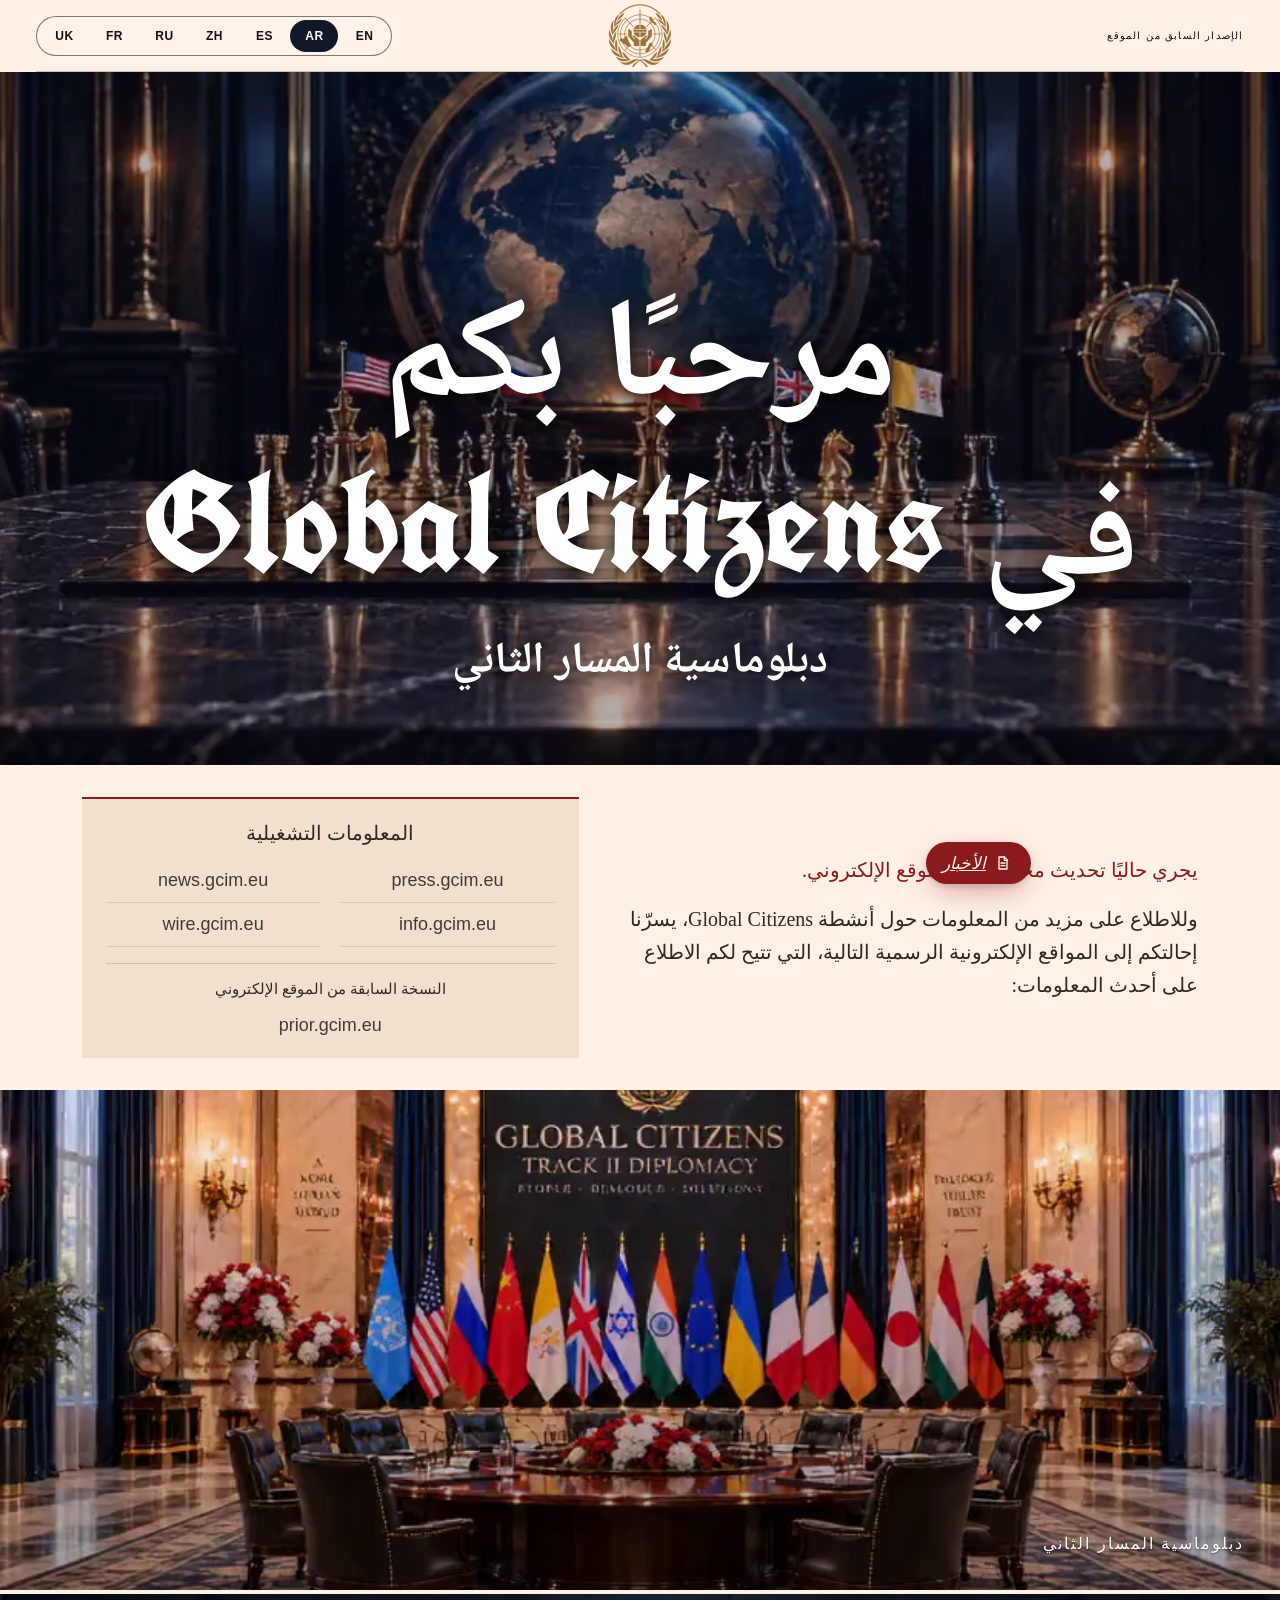
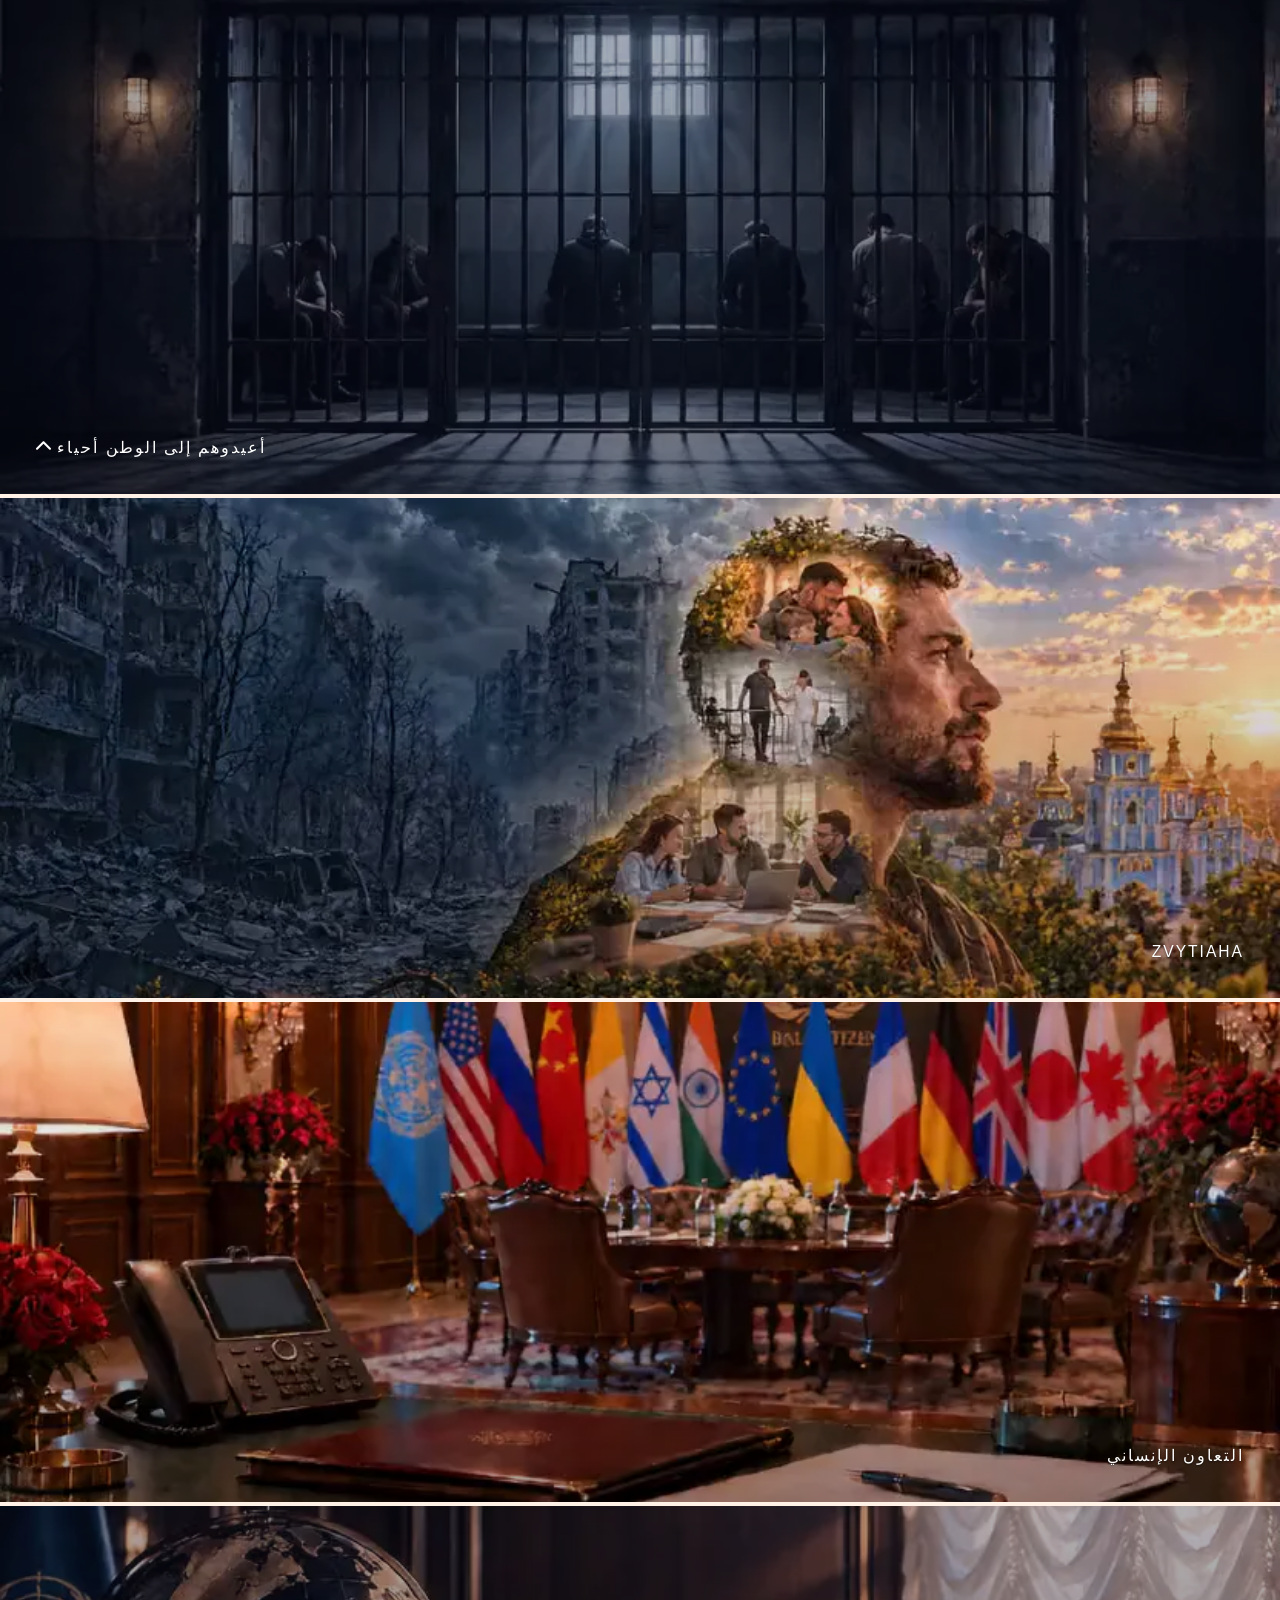
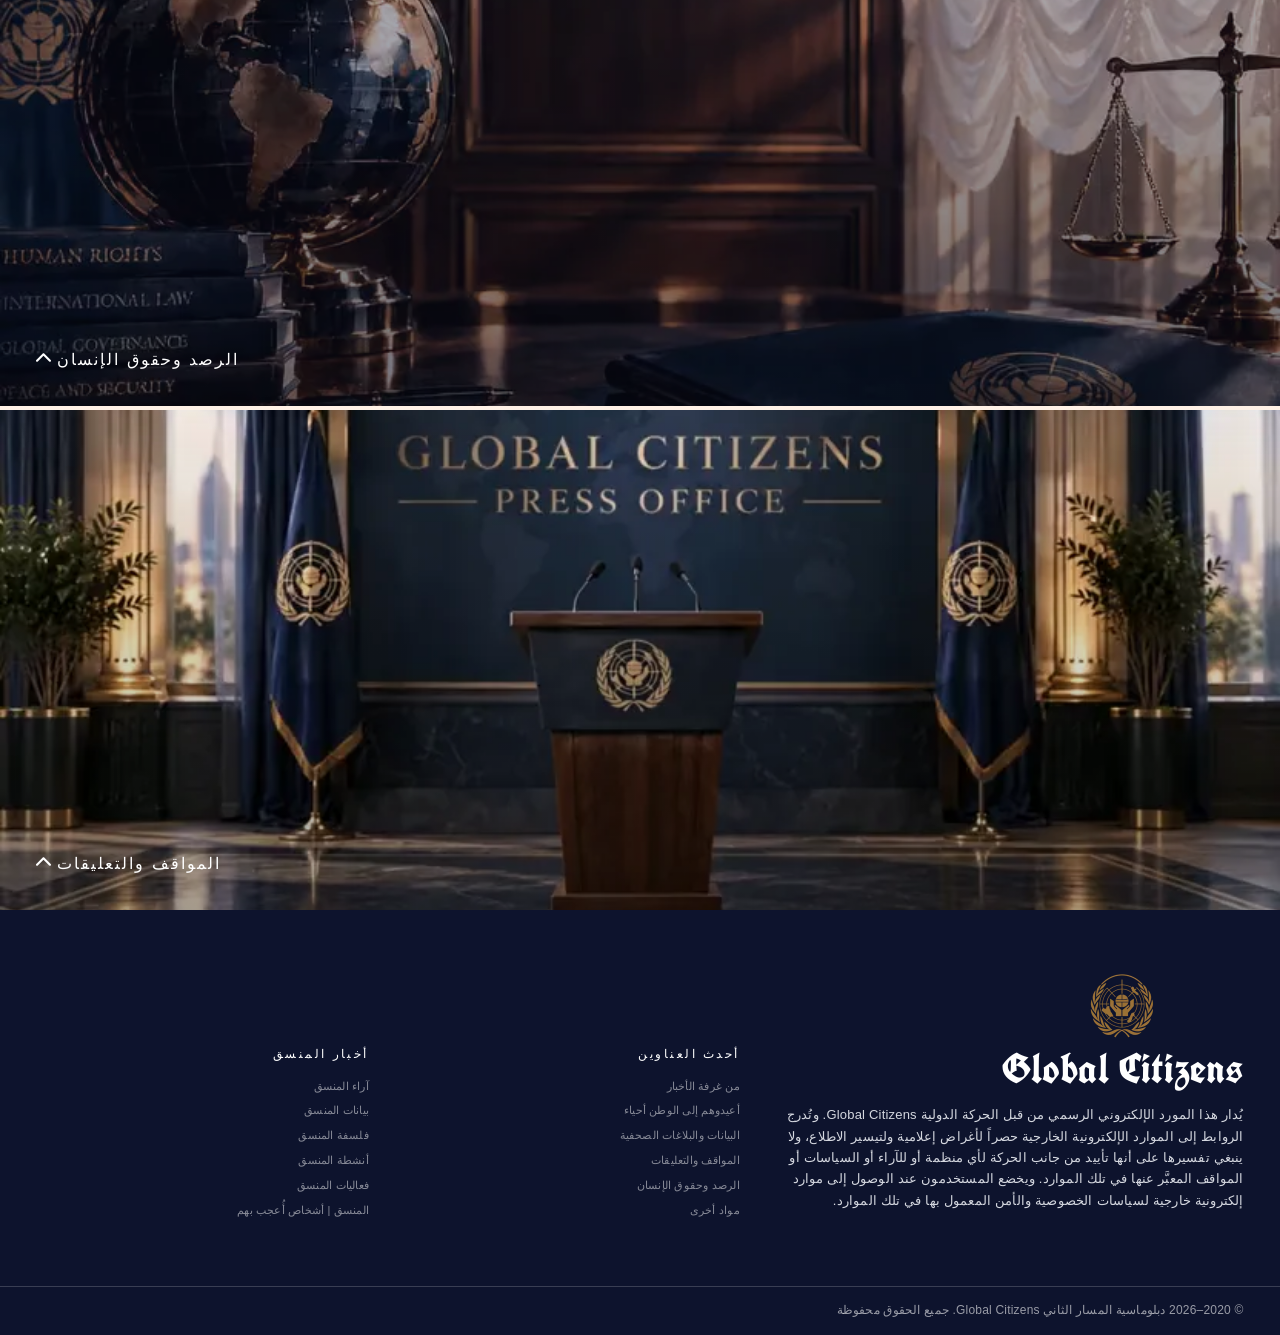
<file: index-ar.html>
<!DOCTYPE html>
<html lang="ar" dir="rtl"><head>
<link rel="icon" type="image/png" sizes="32x32" href="assets/favicon-32.png?v=17">
<link rel="icon" type="image/png" sizes="192x192" href="assets/favicon-192.png?v=17">
<link rel="icon" type="image/png" sizes="512x512" href="assets/favicon-512.png?v=17">
<link rel="shortcut icon" href="assets/favicon.ico?v=17">
<link rel="apple-touch-icon" sizes="180x180" href="apple-touch-icon.png?v=17">

<meta charset="UTF-8">
	<meta name="viewport" content="width=device-width, initial-scale=1">
<meta name="robots" content="index, follow, max-image-preview:large, max-snippet:-1, max-video-preview:-1">

	<title>Global Citizens — الموقع الرسمي</title>
<meta name="description" content="الموقع الرسمي للحركة الدولية Global Citizens. أحدث المعلومات وروابط المواقع الإلكترونية الرسمية للحركة.">
<link rel="canonical" href="https://gcim.eu/index-ar.html">
<link rel="alternate" hreflang="en-US" href="https://gcim.eu/">
<link rel="alternate" hreflang="ru" href="https://gcim.eu/index-ru.html">
<link rel="alternate" hreflang="fr" href="https://gcim.eu/index-fr.html">
<link rel="alternate" hreflang="es" href="https://gcim.eu/index-es.html">
<link rel="alternate" hreflang="ar" href="https://gcim.eu/index-ar.html">
<link rel="alternate" hreflang="zh-CN" href="https://gcim.eu/index-zh.html">
<link rel="alternate" hreflang="uk" href="https://gcim.eu/index-uk.html">
<link rel="alternate" hreflang="x-default" href="https://gcim.eu/">
<meta property="og:locale" content="ar_AR">
<meta property="og:type" content="website">
<meta property="og:title" content="Global Citizens — الموقع الرسمي">
<meta property="og:description" content="الموقع الرسمي للحركة الدولية Global Citizens. أحدث المعلومات وروابط المواقع الإلكترونية الرسمية للحركة.">
<meta property="og:url" content="https://gcim.eu/index-ar.html">
<meta property="og:site_name" content="Global Citizens">
<meta property="article:publisher" content="https://gcim.eu/">
<meta property="article:modified_time" content="2026-10-24T10:52:30+00:00">
<meta property="og:image" content="https://gcim.eu/assets/social-preview.jpg">
<meta property="og:image:width" content="1200">
<meta property="og:image:height" content="630">
<meta property="og:image:type" content="image/jpeg">
<meta property="og:image:alt" content="Global Citizens">
<meta name="twitter:card" content="summary_large_image">
<meta name="twitter:title" content="Global Citizens — الموقع الرسمي">
<meta name="twitter:description" content="الموقع الرسمي للحركة الدولية Global Citizens. أحدث المعلومات وروابط المواقع الإلكترونية الرسمية للحركة.">
<meta name="twitter:image" content="https://gcim.eu/assets/social-preview.jpg">
<meta name="twitter:image:alt" content="Global Citizens">
<meta name="twitter:site" content="@globalcitizens">

<meta name="apple-mobile-web-app-title" content="Global Citizens">
	<meta name="application-name" content="Global Citizens">
	<meta name="theme-color" content="#f5f5f5">
	<meta name="msapplication-TileColor" content="#0D132D">

<link rel="stylesheet" href="Global%20Citizens_files/site-shared.css?v=20">

<script defer="defer" id="gcim-video-accordion-view-script-js" src="Global%20Citizens_files/view_aIma.js?v=16"></script>

</head>

<body class="home gcim-singular page gcim-embed-responsive gcim-theme-gcim remove-content-margins has-immersive-header has-topper has-sticky-header has-condensed-header" id="top" style="--gcim-scrollbar-width-max: 0px; --gcim-scrollbar-width: 0px;">
<a class="skip-link screen-reader-text" id="gcim-skip-link" href="#gcim--skip-link--target">الانتقال إلى المحتوى</a><div class="gcim-site-blocks"><header class="alignfull site-header gcim-block-template-part">
<div class="gcim-header gcim-header-v2 is-ready">
	<div id="gcim-header-6__main" class="gcim-header__main">
		<div class="gcim-header__main-content">
			<div class="gcim-header__left">
				<div class="gcim-header__menu-toggle">
					<button class="button-icon" aria-controls="gcim-header-6__menu" aria-haspopup="dialog" title="فتح القائمة">
						<svg class="button-icon--open" xmlns="http://www.w3.org/2000/svg" viewBox="0 0 20 20" width="20" height="20"><rect y="5" width="20" height="3.1" rx="1.5" ry="1.5" fill="currentColor"></rect><rect y="12.4" width="20" height="3.1" rx="1.5" ry="1.5" fill="currentColor"></rect></svg>						<svg class="button-icon--close" width="20" height="20" viewBox="0 0 20 20" fill="none" xmlns="http://www.w3.org/2000/svg">
    <path d="M16.663 2.10024C17.0552 2.07743 17.441 2.20784 17.739 2.46397C18.3266 3.05507 18.3266 4.00976 17.739 4.60087L4.87214 17.4678C4.26097 18.0396 3.30194 18.0079 2.73005 17.3967C2.2129 16.844 2.18276 15.9945 2.65948 15.4066L15.6021 2.46397C15.8962 2.21153 16.2758 2.08137 16.663 2.10024Z" fill="currentColor"></path>
    <path d="M3.81132 2.1002C4.20889 2.1019 4.58993 2.25971 4.87221 2.53969L17.7391 15.4066C18.2835 16.0424 18.2095 16.9991 17.5738 17.5435C17.0064 18.0294 16.1695 18.0294 15.6022 17.5435L2.65955 4.67664C2.04853 4.1046 2.01694 3.14552 2.58898 2.5345C2.61174 2.5102 2.63524 2.48669 2.65955 2.46393C2.97646 2.18834 3.39354 2.05663 3.81132 2.1002Z" fill="currentColor"></path>
</svg>
						<span>القائمة</span>
					</button>
				</div>
				<a class="gcim-header__previous-site-link" href="https://prior.gcim.eu/">الإصدار السابق من الموقع</a>
			</div>
			<div class="gcim-header__center">
				<a class="gcim-header__logo" href="index-ar.html" rel="home" title="Global Citizens">
										<picture class="gcim-header__logo-img gcim-header__logo-img--white">
						<source type="image/webp" srcset="Global%20Citizens_files/gcim-gold-emblem-128.webp 1x">
						<img src="Global%20Citizens_files/gcim-gold-emblem-128.webp" alt="Global Citizens" width="128" height="128" loading="eager" fetchpriority="high">
					</picture>
					<picture class="gcim-header__logo-img gcim-header__logo-img--navy">
						<source type="image/webp" srcset="Global%20Citizens_files/gcim-gold-emblem-128.webp 1x">
						<img src="Global%20Citizens_files/gcim-gold-emblem-128.webp" alt="Global Citizens" width="128" height="128" loading="eager">
					</picture>
				</a>
			</div>
			<div class="gcim-header__right">
								<details class="gcim-mobile-language-switcher">
					<summary aria-label="اختيار اللغة"><span>AR</span></summary>
					<nav class="gcim-mobile-language-switcher__menu" aria-label="اللغات — نسخة الهاتف">
<a href="index.html" lang="en">EN</a>
<a class="is-active" aria-current="page" href="index-ar.html" lang="ar">AR</a>
<a href="index-es.html" lang="es">ES</a>
<a href="index-zh.html" lang="zh-CN">ZH</a>
<a href="index-ru.html" lang="ru">RU</a>
<a href="index-fr.html" lang="fr">FR</a>
<a href="index-uk.html" lang="uk">UK</a>
</nav>
				</details>
<nav class="gcim-header-language-switcher" aria-label="اللغات — نسخة سطح المكتب">
<a href="index.html" lang="en">EN</a>
<a class="is-active" href="index-ar.html" lang="ar" aria-current="page">AR</a>
<a href="index-es.html" lang="es">ES</a>
<a href="index-zh.html" lang="zh-CN">ZH</a>
<a href="index-ru.html" lang="ru">RU</a>
<a href="index-fr.html" lang="fr">FR</a>
<a href="index-uk.html" lang="uk">UK</a>
</nav>
				<div class="gcim-header__search-toggle" hidden>
					<button class="button-icon" aria-controls="gcim-header-6__search" aria-expanded="false" aria-haspopup="dialog" title="فتح البحث">
						<span>بحث</span>
						<svg class="button-icon--open" width="20" height="20" viewBox="0 0 20 20" fill="none" xmlns="http://www.w3.org/2000/svg">
    <path d="M18.3929 18.306L13.8709 13.6029C15.0336 12.2207 15.6706 10.4817 15.6706 8.67124C15.6706 4.44139 12.2292 1 7.99937 1C3.76951 1 0.328125 4.44139 0.328125 8.67124C0.328125 12.9011 3.76951 16.3425 7.99937 16.3425C9.58732 16.3425 11.1006 15.8635 12.3943 14.9543L16.9507 19.6932C17.1412 19.8909 17.3973 20 17.6718 20C17.9316 20 18.1781 19.9009 18.3652 19.7208C18.7628 19.3383 18.7755 18.7039 18.3929 18.306ZM7.99937 3.00119C11.1259 3.00119 13.6694 5.54471 13.6694 8.67124C13.6694 11.7978 11.1259 14.3413 7.99937 14.3413C4.87284 14.3413 2.32932 11.7978 2.32932 8.67124C2.32932 5.54471 4.87284 3.00119 7.99937 3.00119Z" fill="currentColor"></path>
</svg>
						<svg class="button-icon--close" width="20" height="20" viewBox="0 0 20 20" fill="none" xmlns="http://www.w3.org/2000/svg">
    <path d="M16.663 2.10024C17.0552 2.07743 17.441 2.20784 17.739 2.46397C18.3266 3.05507 18.3266 4.00976 17.739 4.60087L4.87214 17.4678C4.26097 18.0396 3.30194 18.0079 2.73005 17.3967C2.2129 16.844 2.18276 15.9945 2.65948 15.4066L15.6021 2.46397C15.8962 2.21153 16.2758 2.08137 16.663 2.10024Z" fill="currentColor"></path>
    <path d="M3.81132 2.1002C4.20889 2.1019 4.58993 2.25971 4.87221 2.53969L17.7391 15.4066C18.2835 16.0424 18.2095 16.9991 17.5738 17.5435C17.0064 18.0294 16.1695 18.0294 15.6022 17.5435L2.65955 4.67664C2.04853 4.1046 2.01694 3.14552 2.58898 2.5345C2.61174 2.5102 2.63524 2.48669 2.65955 2.46393C2.97646 2.18834 3.39354 2.05663 3.81132 2.1002Z" fill="currentColor"></path>
</svg>
					</button>
				</div>
				<div id="gcim-header-6__search" class="gcim-header__search" role="search" hidden>
					<div class="gcim-header__search-content">
						<form role="search" method="get" action="#">
							<div class="gcim-header__search-box">
								<label class="screen-reader-text" for="gcim-header-6__search-input">البحث عن:</label>
								<input type="search" id="gcim-header-6__search-input" class="gcim-header__search-input" name="s" title="البحث عن:">
							</div>
							<button type="submit" class="gcim-header__search-submit" title="بحث">
								<svg width="20" height="20" viewBox="0 0 20 20" fill="none" xmlns="http://www.w3.org/2000/svg">
    <path d="M18.3929 18.306L13.8709 13.6029C15.0336 12.2207 15.6706 10.4817 15.6706 8.67124C15.6706 4.44139 12.2292 1 7.99937 1C3.76951 1 0.328125 4.44139 0.328125 8.67124C0.328125 12.9011 3.76951 16.3425 7.99937 16.3425C9.58732 16.3425 11.1006 15.8635 12.3943 14.9543L16.9507 19.6932C17.1412 19.8909 17.3973 20 17.6718 20C17.9316 20 18.1781 19.9009 18.3652 19.7208C18.7628 19.3383 18.7755 18.7039 18.3929 18.306ZM7.99937 3.00119C11.1259 3.00119 13.6694 5.54471 13.6694 8.67124C13.6694 11.7978 11.1259 14.3413 7.99937 14.3413C4.87284 14.3413 2.32932 11.7978 2.32932 8.67124C2.32932 5.54471 4.87284 3.00119 7.99937 3.00119Z" fill="currentColor"></path>
</svg>
							</button>
						</form>
					</div>
				</div>
			</div>
		</div>
	</div>

			<div id="gcim-header-6__primary" class="gcim-header__primary is-ready" hidden>
			<nav class="gcim-header__primary-navigation" aria-label="التنقل الرئيسي">
				<button class="gcim-header__primary-left button-icon">
					<span class="screen-reader-text">التمرير إلى اليسار</span>
					<svg xmlns="http://www.w3.org/2000/svg" width="15" height="15" viewBox="0 0 15 15" fill="none">
    <path d="M7.50004 3.22472C7.76887 3.22472 8.03767 3.32737 8.24263 3.53223L14.6923 9.98196C15.1026 10.3922 15.1026 11.0574 14.6923 11.4676C14.2822 11.8777 13.6171 11.8777 13.2068 11.4676L7.50004 5.76048L1.79326 11.4674C1.38298 11.8775 0.717978 11.8775 0.307895 11.4674C-0.102588 11.0572 -0.102588 10.392 0.307895 9.98176L6.75746 3.53203C6.96251 3.32714 7.23131 3.22472 7.50004 3.22472Z" fill="currentColor"></path>
</svg>
				</button>
				<ul id="menu-primary-navigation" class="menu menu--desktop"><li id="menu-item-60001" class="menu-item menu-item-type-post_type menu-item-object-page menu-item-60001"><a href="index-ar.html#" hidden>الرئيسية</a></li>
<li id="menu-item-60002" class="menu-item menu-item-type-post_type menu-item-object-page menu-item-60002"><a href="index-ar.html#" hidden>الأخبار</a></li>
<li id="menu-item-60006" class="menu-item menu-item-type-post_type menu-item-object-page menu-item-60006"><a href="index-ar.html#" hidden>من نحن</a></li>
<li id="menu-item-60003" class="menu-item menu-item-type-post_type menu-item-object-page menu-item-60003"><a href="index-ar.html#" hidden>المنسق</a></li>
<li id="menu-item-60004" class="menu-item menu-item-type-post_type menu-item-object-page menu-item-60004"><a href="index-ar.html#" hidden>المبادرات</a></li>
<li id="menu-item-60005" class="menu-item menu-item-type-post_type menu-item-object-page menu-item-60005"><a href="index-ar.html#" hidden>الاتصال</a></li>
</ul><ul id="menu-primary-navigation-mobile" class="menu menu--mobile"><li id="menu-item-60101" class="menu-item menu-item-type-post_type menu-item-object-page menu-item-60101"><a href="index-ar.html#" hidden>الرئيسية</a></li>
<li id="menu-item-60102" class="menu-item menu-item-type-post_type menu-item-object-page menu-item-60102"><a href="index-ar.html#" hidden>الأخبار</a></li>
<li id="menu-item-60106" class="menu-item menu-item-type-post_type menu-item-object-page menu-item-60106"><a href="index-ar.html#" hidden>من نحن</a></li>
<li id="menu-item-60103" class="menu-item menu-item-type-post_type menu-item-object-page menu-item-60103"><a href="index-ar.html#" hidden>المنسق</a></li>
<li id="menu-item-60104" class="menu-item menu-item-type-post_type menu-item-object-page menu-item-60104"><a href="index-ar.html#" hidden>المبادرات</a></li>
<li id="menu-item-60105" class="menu-item menu-item-type-post_type menu-item-object-page menu-item-60105"><a href="index-ar.html#" hidden>الاتصال</a></li>
</ul>				<button class="gcim-header__primary-right button-icon is-active">
					<span class="screen-reader-text">التمرير إلى اليمين</span>
					<svg xmlns="http://www.w3.org/2000/svg" width="15" height="15" viewBox="0 0 15 15" fill="none">
    <path d="M7.50004 3.22472C7.76887 3.22472 8.03767 3.32737 8.24263 3.53223L14.6923 9.98196C15.1026 10.3922 15.1026 11.0574 14.6923 11.4676C14.2822 11.8777 13.6171 11.8777 13.2068 11.4676L7.50004 5.76048L1.79326 11.4674C1.38298 11.8775 0.717978 11.8775 0.307895 11.4674C-0.102588 11.0572 -0.102588 10.392 0.307895 9.98176L6.75746 3.53203C6.96251 3.32714 7.23131 3.22472 7.50004 3.22472Z" fill="currentColor"></path>
</svg>
				</button>
			</nav>
		</div>
	
	<div id="gcim-header-6__menu" class="gcim-header__menu" role="dialog" aria-modal="true" aria-label="القائمة الرئيسية">
		<button class="gcim-header__menu-close button-icon" aria-controls="gcim-header-6__menu" title="إغلاق القائمة" disabled="disabled">
			<svg width="20" height="20" viewBox="0 0 20 20" fill="none" xmlns="http://www.w3.org/2000/svg">
    <path d="M16.663 2.10024C17.0552 2.07743 17.441 2.20784 17.739 2.46397C18.3266 3.05507 18.3266 4.00976 17.739 4.60087L4.87214 17.4678C4.26097 18.0396 3.30194 18.0079 2.73005 17.3967C2.2129 16.844 2.18276 15.9945 2.65948 15.4066L15.6021 2.46397C15.8962 2.21153 16.2758 2.08137 16.663 2.10024Z" fill="currentColor"></path>
    <path d="M3.81132 2.1002C4.20889 2.1019 4.58993 2.25971 4.87221 2.53969L17.7391 15.4066C18.2835 16.0424 18.2095 16.9991 17.5738 17.5435C17.0064 18.0294 16.1695 18.0294 15.6022 17.5435L2.65955 4.67664C2.04853 4.1046 2.01694 3.14552 2.58898 2.5345C2.61174 2.5102 2.63524 2.48669 2.65955 2.46393C2.97646 2.18834 3.39354 2.05663 3.81132 2.1002Z" fill="currentColor"></path>
</svg>
			<span class="screen-reader-text">إغلاق</span>
		</button>
		<div class="gcim-header__menu-content">
			<nav class="gcim-header__drawer-navigation" aria-label="التنقل الرئيسي"><ul class="menu gcim-header__drawer-menu"><li class="menu-item"><a href="index-ar.html#" hidden>الرئيسية</a></li><li class="menu-item"><a href="index-ar.html#" hidden>الأخبار</a></li><li class="menu-item"><a href="index-ar.html#" hidden>من نحن</a></li><li class="menu-item"><a href="index-ar.html#" hidden>المنسق</a></li><li class="menu-item"><a href="index-ar.html#" hidden>المبادرات</a></li><li class="menu-item"><a href="index-ar.html#" hidden>الاتصال</a></li><li class="menu-item gcim-header__drawer-previous-site-mobile"><a href="https://prior.gcim.eu/">الإصدار السابق من الموقع</a></li></ul></nav>
		</div>
	</div>

	<div class="gcim-header__overlay"></div>

</div>
</header>

<main id="gcim--skip-link--target" class="gcim-block-group site-content is-layout-flow gcim-block-group-is-layout-flow">
	<div class="entry-content gcim-block-post-content has-global-padding is-layout-constrained gcim-block-post-content-is-layout-constrained">
<div class="alignfull has-wide-width has-min-height-80 has-media has-media-fixed is-immersive-header-element is-style-full-media gcim-topper">
	<div class="gcim-topper__inner-container">
		<div class="gcim-topper__content">
			
				<h1 class="gcim-topper__headline gc-hero-title"><span>مرحبًا بكم</span><span>في <b class="gc-hero-brand">Global Citizens</b></span><span class="gc-hero-subtitle">دبلوماسية المسار الثاني</span></h1>
			
							<div class="gcim-topper__deck">

				</div>

							<div class="gcim-topper__media"><figure class="gcim-topper__media--figure"><video class="gcim-topper__media--video" muted="muted" loop="loop" playsinline="playsinline" preload="none" poster="Global%20Citizens_files/hero-great-chessboard-20260920-v3.webp" width="832" height="480"><source data-src="Global%20Citizens_files/hero-great-chessboard-20260920-v3.mp4?v=13" type="video/mp4"></video></figure></div>					</div>
	</div>
	</div>

<div class="alignfull gcim-block-group has-medium-font-size has-global-padding is-layout-constrained gcim-container-core-group-is-layout-268a0545 gcim-block-group-is-layout-constrained gc-temporary-hub">
<div class="gcim-focus-left gc-official-resources">
<section class="gc-official-resources__inner" aria-labelledby="gc-resources-heading">
<h2 id="gc-resources-heading">المعلومات التشغيلية</h2>
<div class="gc-official-resources__links"><a href="https://press.gcim.eu/"><bdi dir="ltr">press.gcim.eu</bdi></a>
<a href="https://news.gcim.eu/"><bdi dir="ltr">news.gcim.eu</bdi></a>
<a href="https://info.gcim.eu/"><bdi dir="ltr">info.gcim.eu</bdi></a>
<a href="https://wire.gcim.eu/"><bdi dir="ltr">wire.gcim.eu</bdi></a>
</div>
<div class="gc-official-resources__previous"><p>النسخة السابقة من الموقع الإلكتروني</p><a href="https://prior.gcim.eu/"><bdi dir="ltr">prior.gcim.eu</bdi></a></div>
</section></div>
<div class="gc-temporary-notice"><div class="gc-temporary-notice__body">
<p>يجري حاليًا تحديث محتوى هذا الموقع الإلكتروني.</p>
<p>وللاطلاع على مزيد من المعلومات حول أنشطة Global Citizens، يسرّنا إحالتكم إلى المواقع الإلكترونية الرسمية التالية، التي تتيح لكم الاطلاع على أحدث المعلومات:</p>
</div></div>

</div>

<div style="--gcim--video-accordion--height:500px;--gcim--video-accordion--hover-expansion:1" class="is-vertical alignfull gcim-video-accordion is-content-justification-center is-layout-flex gcim-container-video-accordion-is-layout-631eaa29 gcim-video-accordion-is-layout-flex" data-show-title="both">
	
<div class="has-link gcim-video-accordion-item has-text-align-right is-layout-flex gcim-container-video-accordion-item-is-layout-631eaa29 gcim-video-accordion-item-is-layout-flex" data-show-title-both="" data-autoplay="always">

	<div class="gcim-video-accordion-item__media" data-show-title-both="">
		<video data-src="Global%20Citizens_files/track-II-diplomacy-20260920-v9.mp4?v=13" muted="muted" loop="loop" playsinline="playsinline" tabindex="-1" preload="none" poster="Global%20Citizens_files/track-II-diplomacy-20260920-v9.webp" width="832" height="480"></video>

			</div>

			<div class="gcim-video-accordion-item__content" data-show-title-both="">
			<h3 class="gcim-video-accordion-item__title">
				
				دبلوماسية المسار الثاني
				<svg xmlns="http://www.w3.org/2000/svg" width="15" height="15" viewBox="0 0 15 15" fill="none">
    <path d="M7.50004 3.22472C7.76887 3.22472 8.03767 3.32737 8.24263 3.53223L14.6923 9.98196C15.1026 10.3922 15.1026 11.0574 14.6923 11.4676C14.2822 11.8777 13.6171 11.8777 13.2068 11.4676L7.50004 5.76048L1.79326 11.4674C1.38298 11.8775 0.717978 11.8775 0.307895 11.4674C-0.102588 11.0572 -0.102588 10.392 0.307895 9.98176L6.75746 3.53203C6.96251 3.32714 7.23131 3.22472 7.50004 3.22472Z" fill="currentColor"></path>
</svg>

							</h3>
		</div>
	</div>

<div class="gcim-bars-video has-link gcim-video-accordion-item has-text-align-right is-layout-flex gcim-container-video-accordion-item-is-layout-631eaa29 gcim-video-accordion-item-is-layout-flex" data-show-title-both="" data-autoplay="always">
			<a href="https://gcim.eu/newsroom/bring-them-home-alive/" class="gcim-video-accordion-item__link"><h3 class="gcim-video-accordion-item__title">
				
				أعيدوهم إلى الوطن أحياء
				<svg xmlns="http://www.w3.org/2000/svg" width="15" height="15" viewBox="0 0 15 15" fill="none">
    <path d="M7.50004 3.22472C7.76887 3.22472 8.03767 3.32737 8.24263 3.53223L14.6923 9.98196C15.1026 10.3922 15.1026 11.0574 14.6923 11.4676C14.2822 11.8777 13.6171 11.8777 13.2068 11.4676L7.50004 5.76048L1.79326 11.4674C1.38298 11.8775 0.717978 11.8775 0.307895 11.4674C-0.102588 11.0572 -0.102588 10.392 0.307895 9.98176L6.75746 3.53203C6.96251 3.32714 7.23131 3.22472 7.50004 3.22472Z" fill="currentColor"></path>
</svg>

							</h3></a>
	
	<div class="gcim-video-accordion-item__media" data-show-title-both="">
		<video data-src="Global%20Citizens_files/bring-them-home-alive-20260920-v2.mp4?v=13" style="object-position:50% 50%;background:#0D132D;" muted="muted" loop="loop" playsinline="playsinline" tabindex="-1" preload="none" poster="Global%20Citizens_files/bring-them-home-alive-20260920-v2.webp" width="832" height="480"></video>

			</div>

			<div class="gcim-video-accordion-item__content" data-show-title-both="">
			
		</div>
	</div>

<div id="gc-recovery-video" class="gcim-video-accordion-item has-text-align-right is-layout-flex gcim-container-video-accordion-item-is-layout-631eaa29 gcim-video-accordion-item-is-layout-flex" data-autoplay="always">
<div class="gcim-video-accordion-item__media">
<video data-src="Global%20Citizens_files/recovery-section-v7.mp4?v=13" muted loop playsinline tabindex="-1" preload="none" poster="Global%20Citizens_files/recovery-section-v7.webp" width="832" height="480"></video>
</div>
<div class="gcim-video-accordion-item__content" data-show-title-both=""><h3 class="gcim-video-accordion-item__title">ZVYTIAHA</h3></div>
</div>

<div class="has-link gcim-video-accordion-item has-text-align-right is-layout-flex gcim-container-video-accordion-item-is-layout-631eaa29 gcim-video-accordion-item-is-layout-flex" data-show-title-both="" data-autoplay="always">

	<div class="gcim-video-accordion-item__media" data-show-title-both="">
		<video data-src="Global%20Citizens_files/humanitarian-cooperation-20260920-v3.mp4?v=13" style="object-position:50% 50%;background:#0D132D;" muted="muted" loop="loop" playsinline="playsinline" tabindex="-1" preload="none" poster="Global%20Citizens_files/humanitarian-cooperation-20260920-v3.webp" width="832" height="480"></video>

			</div>

			<div class="gcim-video-accordion-item__content" data-show-title-both="">
			<h3 class="gcim-video-accordion-item__title">
				
				التعاون الإنساني
				<svg xmlns="http://www.w3.org/2000/svg" width="15" height="15" viewBox="0 0 15 15" fill="none">
    <path d="M7.50004 3.22472C7.76887 3.22472 8.03767 3.32737 8.24263 3.53223L14.6923 9.98196C15.1026 10.3922 15.1026 11.0574 14.6923 11.4676C14.2822 11.8777 13.6171 11.8777 13.2068 11.4676L7.50004 5.76048L1.79326 11.4674C1.38298 11.8775 0.717978 11.8775 0.307895 11.4674C-0.102588 11.0572 -0.102588 10.392 0.307895 9.98176L6.75746 3.53203C6.96251 3.32714 7.23131 3.22472 7.50004 3.22472Z" fill="currentColor"></path>
</svg>

							</h3>
		</div>
	</div>

<div class="gcim-monitoring-human-rights-custom has-link gcim-video-accordion-item has-text-align-right is-layout-flex gcim-container-video-accordion-item-is-layout-631eaa29 gcim-video-accordion-item-is-layout-flex" data-show-title-both="" data-autoplay="always">
			<a href="https://gcim.eu/newsroom/monitoring/" class="gcim-video-accordion-item__link"><h3 class="gcim-video-accordion-item__title">
				
				الرصد وحقوق الإنسان
				<svg xmlns="http://www.w3.org/2000/svg" width="15" height="15" viewBox="0 0 15 15" fill="none">
    <path d="M7.50004 3.22472C7.76887 3.22472 8.03767 3.32737 8.24263 3.53223L14.6923 9.98196C15.1026 10.3922 15.1026 11.0574 14.6923 11.4676C14.2822 11.8777 13.6171 11.8777 13.2068 11.4676L7.50004 5.76048L1.79326 11.4674C1.38298 11.8775 0.717978 11.8775 0.307895 11.4674C-0.102588 11.0572 -0.102588 10.392 0.307895 9.98176L6.75746 3.53203C6.96251 3.32714 7.23131 3.22472 7.50004 3.22472Z" fill="currentColor"></path>
</svg>

							</h3></a>
	
	<div class="gcim-video-accordion-item__media" data-show-title-both="">
		<video data-src="Global%20Citizens_files/monitoring-human-rights-20260920-v3.mp4?v=13" style="object-position:50% 50%;background:#0D132D;" muted="muted" loop="loop" playsinline="playsinline" tabindex="-1" preload="none" poster="Global%20Citizens_files/monitoring-human-rights-20260920-v3.webp" width="832" height="480"></video>

			</div>

			<div class="gcim-video-accordion-item__content" data-show-title-both="">
			
		</div>
	</div>

<div class="has-link gcim-video-accordion-item has-text-align-right is-layout-flex gcim-container-video-accordion-item-is-layout-631eaa29 gcim-video-accordion-item-is-layout-flex is-active" data-show-title-both="" data-autoplay="always">
			<a href="https://gcim.eu/category/positions-remarks/" class="gcim-video-accordion-item__link"><h3 class="gcim-video-accordion-item__title">
				
				المواقف والتعليقات
				<svg xmlns="http://www.w3.org/2000/svg" width="15" height="15" viewBox="0 0 15 15" fill="none">
    <path d="M7.50004 3.22472C7.76887 3.22472 8.03767 3.32737 8.24263 3.53223L14.6923 9.98196C15.1026 10.3922 15.1026 11.0574 14.6923 11.4676C14.2822 11.8777 13.6171 11.8777 13.2068 11.4676L7.50004 5.76048L1.79326 11.4674C1.38298 11.8775 0.717978 11.8775 0.307895 11.4674C-0.102588 11.0572 -0.102588 10.392 0.307895 9.98176L6.75746 3.53203C6.96251 3.32714 7.23131 3.22472 7.50004 3.22472Z" fill="currentColor"></path>
</svg>

							</h3></a>
	
	<div class="gcim-video-accordion-item__media" data-show-title-both="">
		<video data-src="Global%20Citizens_files/positions-remarks-press-service-20260920-v3.mp4?v=13" style="object-position:50% 50%;background:#0D132D;" muted="muted" loop="loop" playsinline="playsinline" tabindex="-1" preload="none" poster="Global%20Citizens_files/positions-remarks-press-service-20260920-v3.webp" width="832" height="468"></video>

			</div>

			<div class="gcim-video-accordion-item__content" data-show-title-both="">
			
		</div>
	</div>

</div>

<div class="gcim-raw-html">

<div id="f250-widget">

  <a class="gcim-newsroom-fab" id="f250-fab" href="https://press.gcim.eu/" aria-label="فتح الأخبار">
    <span class="gcim-newsroom-fab-pulse" aria-hidden="true"></span>
    <svg viewBox="0 0 24 24" fill="none" stroke="currentColor" stroke-width="2" stroke-linecap="round" stroke-linejoin="round" aria-hidden="true"><path d="M6 3h8l4 4v14H6z"></path><path d="M14 3v5h5"></path><line x1="9" y1="12" x2="15" y2="12"></line><line x1="9" y1="16" x2="15" y2="16"></line></svg>
    <span class="gcim-newsroom-fab-label">الأخبار</span>
  </a>

</div></div></div>
</main>

<footer class="alignfull site-footer gcim-block-template-part">
<div class="gcim-footer gcim-footer-v2">
	<div class="gcim-footer__inner-container">

		<div class="gcim-footer__navigation has-3-menus-with-end">
			<div class="gcim-footer__navigation--inner-container">

					<div class="gcim-footer-brand-left">
<a class="gcim-footer__logo" href="index-ar.html" rel="home" title="Global Citizens">
											<img src="Global%20Citizens_files/gcim-gold-emblem-128.webp" alt="Global Citizens" width="64" height="64" style="display:block;width:64px;height:64px;margin:0 auto 10px auto;">
											<span style="font-family:&quot;GC Masthead&quot;,serif;font-size:42px;line-height:1;color:#fff;white-space:nowrap;display:inline-block;">Global Citizens</span>
										</a>
<p class="gcim-footer-disclaimer">يُدار هذا المورد الإلكتروني الرسمي من قبل الحركة الدولية Global Citizens. وتُدرج الروابط إلى الموارد الإلكترونية الخارجية حصراً لأغراض إعلامية ولتيسير الاطلاع، ولا ينبغي تفسيرها على أنها تأييد من جانب الحركة لأي منظمة أو للآراء أو السياسات أو المواقف المعبَّر عنها في تلك الموارد. ويخضع المستخدمون عند الوصول إلى موارد إلكترونية خارجية لسياسات الخصوصية والأمن المعمول بها في تلك الموارد.</p>
<div class="gcim-footer__social-links" hidden>
					
<ul class="gcim-block-social-links is-layout-flex gcim-block-social-links-is-layout-flex">
	<li class="gcim-social-link gcim-social-link-x gcim-block-social-link"><a class="gcim-block-social-link-anchor" aria-disabled="true" tabindex="-1"><svg width="24" height="24" viewBox="0 0 24 24" xmlns="http://www.w3.org/2000/svg" aria-hidden="true" focusable="false">
    <path d="M18.901 1.153h3.68l-8.04 9.19L24 22.846h-7.406l-5.8-7.584-6.638 7.584H.474l8.6-9.83L0 1.154h7.594l5.243 6.932ZM17.61 20.644h2.039L6.486 3.24H4.298Z"></path>
</svg><span class="gcim-block-social-link-label screen-reader-text">X</span></a></li>

	<li class="gcim-social-link gcim-social-link-instagram gcim-block-social-link"><a class="gcim-block-social-link-anchor" aria-disabled="true" tabindex="-1"><svg width="24" height="24" viewBox="0 0 24 24" xmlns="http://www.w3.org/2000/svg" aria-hidden="true" focusable="false">
    <path d="M7.0301.084c-1.2768.0602-2.1487.264-2.911.5634-.7888.3075-1.4575.72-2.1228 1.3877-.6652.6677-1.075 1.3368-1.3802 2.127-.2954.7638-.4956 1.6365-.552 2.914-.0564 1.2775-.0689 1.6882-.0626 4.947.0062 3.2586.0206 3.6671.0825 4.9473.061 1.2765.264 2.1482.5635 2.9107.308.7889.72 1.4573 1.388 2.1228.6679.6655 1.3365 1.0743 2.1285 1.38.7632.295 1.6361.4961 2.9134.552 1.2773.056 1.6884.069 4.9462.0627 3.2578-.0062 3.668-.0207 4.9478-.0814 1.28-.0607 2.147-.2652 2.9098-.5633.7889-.3086 1.4578-.72 2.1228-1.3881.665-.6682 1.0745-1.3378 1.3795-2.1284.2957-.7632.4966-1.636.552-2.9124.056-1.2809.0692-1.6898.063-4.948-.0063-3.2583-.021-3.6668-.0817-4.9465-.0607-1.2797-.264-2.1487-.5633-2.9117-.3084-.7889-.72-1.4568-1.3876-2.1228C21.2982 1.33 20.628.9208 19.8378.6165 19.074.321 18.2017.1197 16.9244.0645 15.6471.0093 15.236-.005 11.977.0014 8.718.0076 8.31.0215 7.0301.0839m.1402 21.6932c-1.17-.0509-1.8053-.2453-2.2287-.408-.5606-.216-.96-.4771-1.3819-.895-.422-.4178-.6811-.8186-.9-1.378-.1644-.4234-.3624-1.058-.4171-2.228-.0595-1.2645-.072-1.6442-.079-4.848-.007-3.2037.0053-3.583.0607-4.848.05-1.169.2456-1.805.408-2.2282.216-.5613.4762-.96.895-1.3816.4188-.4217.8184-.6814 1.3783-.9003.423-.1651 1.0575-.3614 2.227-.4171 1.2655-.06 1.6447-.072 4.848-.079 3.2033-.007 3.5835.005 4.8495.0608 1.169.0508 1.8053.2445 2.228.408.5608.216.96.4754 1.3816.895.4217.4194.6816.8176.9005 1.3787.1653.4217.3617 1.056.4169 2.2263.0602 1.2655.0739 1.645.0796 4.848.0058 3.203-.0055 3.5834-.061 4.848-.051 1.17-.245 1.8055-.408 2.2294-.216.5604-.4763.96-.8954 1.3814-.419.4215-.8181.6811-1.3783.9-.4224.1649-1.0577.3617-2.2262.4174-1.2656.0595-1.6448.072-4.8493.079-3.2045.007-3.5825-.006-4.848-.0608M16.953 5.5864A1.44 1.44 0 1 0 18.39 4.144a1.44 1.44 0 0 0-1.437 1.4424M5.8385 12.012c.0067 3.4032 2.7706 6.1557 6.173 6.1493 3.4026-.0065 6.157-2.7701 6.1506-6.1733-.0065-3.4032-2.771-6.1565-6.174-6.1498-3.403.0067-6.156 2.771-6.1496 6.1738M8 12.0077a4 4 0 1 1 4.008 3.9921A3.9996 3.9996 0 0 1 8 12.0077"></path>
</svg><span class="gcim-block-social-link-label screen-reader-text">Instagram</span></a></li>

	<li class="gcim-social-link gcim-social-link-tiktok gcim-block-social-link"><a class="gcim-block-social-link-anchor" aria-disabled="true" tabindex="-1"><svg width="24" height="24" viewBox="0 0 32 32" version="1.1" xmlns="http://www.w3.org/2000/svg" aria-hidden="true" focusable="false"><path d="M16.708 0.027c1.745-0.027 3.48-0.011 5.213-0.027 0.105 2.041 0.839 4.12 2.333 5.563 1.491 1.479 3.6 2.156 5.652 2.385v5.369c-1.923-0.063-3.855-0.463-5.6-1.291-0.76-0.344-1.468-0.787-2.161-1.24-0.009 3.896 0.016 7.787-0.025 11.667-0.104 1.864-0.719 3.719-1.803 5.255-1.744 2.557-4.771 4.224-7.88 4.276-1.907 0.109-3.812-0.411-5.437-1.369-2.693-1.588-4.588-4.495-4.864-7.615-0.032-0.667-0.043-1.333-0.016-1.984 0.24-2.537 1.495-4.964 3.443-6.615 2.208-1.923 5.301-2.839 8.197-2.297 0.027 1.975-0.052 3.948-0.052 5.923-1.323-0.428-2.869-0.308-4.025 0.495-0.844 0.547-1.485 1.385-1.819 2.333-0.276 0.676-0.197 1.427-0.181 2.145 0.317 2.188 2.421 4.027 4.667 3.828 1.489-0.016 2.916-0.88 3.692-2.145 0.251-0.443 0.532-0.896 0.547-1.417 0.131-2.385 0.079-4.76 0.095-7.145 0.011-5.375-0.016-10.735 0.025-16.093z"></path></svg><span class="gcim-block-social-link-label screen-reader-text">TikTok</span></a></li>

	<li class="gcim-social-link gcim-social-link-truth-social gcim-block-social-link"><a class="gcim-block-social-link-anchor" aria-disabled="true" tabindex="-1"><svg width="24" height="24" viewBox="0 0 24 24" xmlns="http://www.w3.org/2000/svg" aria-hidden="true" focusable="false">
    <path d="M24,7.3V1.8h-15.2v20.3h6.6V7.3h8.7Z"></path>
    <path d="M0,1.8h6.3v5.5H0V1.8Z"></path>
    <path d="M17.7,16.7h6.3v5.5h-6.3v-5.5Z"></path>
</svg><span class="gcim-block-social-link-label screen-reader-text">أيقونة المشاركة</span></a></li>

	<li class="gcim-social-link gcim-social-link-rumble gcim-block-social-link"><a class="gcim-block-social-link-anchor" aria-disabled="true" tabindex="-1"><svg width="24" height="24" viewBox="0 0 24 24" xmlns="http://www.w3.org/2000/svg" aria-hidden="true" focusable="false">
	<path d="M14.4528 13.5458c0.8064 -0.6542 0.9297 -1.8381 0.2756 -2.6445a1.8802 1.8802 0 0 0 -0.2756 -0.2756 21.2127 21.2127 0 0 0 -4.3121 -2.776c-1.066 -0.51 -2.256 0.2 -2.4261 1.414a23.5226 23.5226 0 0 0 -0.14 5.5021c0.116 1.23 1.292 1.964 2.372 1.492a19.6285 19.6285 0 0 0 4.5062 -2.704v-0.008zm6.9322 -5.4002c2.0335 2.228 2.0396 5.637 0.014 7.8723A26.1487 26.1487 0 0 1 8.2946 23.846c-2.6848 0.6713 -5.4168 -0.914 -6.1662 -3.5781 -1.524 -5.2002 -1.3 -11.0803 0.17 -16.3045 0.772 -2.744 3.3521 -4.4661 6.0102 -3.832 4.9242 1.174 9.5443 4.196 13.0764 8.0121v0.002z"></path>
</svg><span class="gcim-block-social-link-label screen-reader-text">أيقونة المشاركة</span></a></li>

	<li class="gcim-social-link gcim-social-link-facebook gcim-block-social-link"><a class="gcim-block-social-link-anchor" aria-disabled="true" tabindex="-1"><svg width="24" height="24" viewBox="0 0 24 24" xmlns="http://www.w3.org/2000/svg" aria-hidden="true" focusable="false">
    <path d="M9.101 23.691v-7.98H6.627v-3.667h2.474v-1.58c0-4.085 1.848-5.978 5.858-5.978.401 0 .955.042 1.468.103a8.68 8.68 0 0 1 1.141.195v3.325a8.623 8.623 0 0 0-.653-.036 26.805 26.805 0 0 0-.733-.009c-.707 0-1.259.096-1.675.309a1.686 1.686 0 0 0-.679.622c-.258.42-.374.995-.374 1.752v1.297h3.919l-.386 2.103-.287 1.564h-3.246v8.245C19.396 23.238 24 18.179 24 12.044c0-6.627-5.373-12-12-12s-12 5.373-12 12c0 5.628 3.874 10.35 9.101 11.647Z"></path>
</svg><span class="gcim-block-social-link-label screen-reader-text">Facebook</span></a></li>

	<li class="gcim-social-link gcim-social-link-youtube gcim-block-social-link"><a class="gcim-block-social-link-anchor" aria-disabled="true" tabindex="-1"><svg width="24" height="24" viewBox="0 0 24 24" xmlns="http://www.w3.org/2000/svg" aria-hidden="true" focusable="false">
	<path d="M11.99 3.6s-7.5 0-9.38.49A3.091 3.091 0 00.49 6.22C0 8.11 0 12.01 0 12.01s0 3.91.49 5.77a3.06 3.06 0 002.12 2.12c1.9.5 9.38.5 9.38.5s7.52 0 9.4-.49c1.02-.28 1.84-1.08 2.1-2.12.5-1.87.5-5.77.5-5.77s.01-3.91-.5-5.8a2.954 2.954 0 00-2.1-2.1c-1.88-.52-9.4-.52-9.4-.52zM9.61 8.41l6.24 3.6-6.24 3.59V8.41z"></path>
</svg>
<span class="gcim-block-social-link-label screen-reader-text">YouTube</span></a></li>
</ul>

				</div>
					</div>

<div class="gcim-footer__menu gcim-footer-headlines">
						<nav class="gcim-footer__menu-navigation" aria-label="أحدث العناوين">
							<h2 class="gcim-footer__menu-heading">أحدث العناوين</h2>
							<ul class="menu">
								<li class="menu-item"><a href="https://www.gcim.eu/newsroom/newsbeat/">من غرفة الأخبار</a></li>
								<li class="menu-item"><a href="https://gcim.eu/newsroom/bring-them-home-alive/">أعيدوهم إلى الوطن أحياء</a></li>
								<li class="menu-item"><a href="https://gcim.eu/newsroom/statements-releases/">البيانات والبلاغات الصحفية</a></li>
								<li class="menu-item"><a href="https://gcim.eu/category/positions-remarks/">المواقف والتعليقات</a></li>
								<li class="menu-item"><a href="https://gcim.eu/newsroom/monitoring/">الرصد وحقوق الإنسان</a></li>
								<li class="menu-item"><a href="https://gcim.eu/category/other-stuff/">مواد أخرى</a></li>
							</ul>
						</nav>
					</div>
					<div class="gcim-footer__menu gcim-footer-coordinator">
						<nav class="gcim-footer__menu-navigation" aria-label="أخبار المنسق">
							<h2 class="gcim-footer__menu-heading">أخبار المنسق</h2>
							<ul class="menu">
								<li class="menu-item"><a href="https://gcim.eu/newsroom/coordinators-opinions/">آراء المنسق</a></li>
								<li class="menu-item"><a href="https://gcim.eu/newsroom/coordinators-statements/">بيانات المنسق</a></li>
								<li class="menu-item"><a href="https://gcim.eu/newsroom/coordinators-philosophy/">فلسفة المنسق</a></li>
								<li class="menu-item"><a href="https://gcim.eu/newsroom/coordinators-actions/">أنشطة المنسق</a></li>
								<li class="menu-item"><a href="https://gcim.eu/newsroom/coordinators-events/">فعاليات المنسق</a></li>
								<li class="menu-item"><a href="https://gcim.eu/newsroom/coordinator-people-i-admire/">المنسق | أشخاص أُعجب بهم</a></li>
							</ul>
						</nav>
					</div>
					<div class="gcim-footer__menu gcim-footer-initiatives" hidden>
						<nav class="gcim-footer__menu-navigation" aria-label="الحكومات والمجتمع المدني">
							<h2 class="gcim-footer__menu-heading">الحكومات والمجتمع المدني</h2>
							<ul class="menu">
								<li class="menu-item"><a href="https://gcim.eu/">الولايات المتحدة و«أعيدوهم إلى الوطن أحياء»</a></li>
								<li class="menu-item"><a href="https://gcim.eu/">روسيا و«أعيدوهم إلى الوطن أحياء»</a></li>
								<li class="menu-item"><a href="https://gcim.eu/">المملكة المتحدة و«أعيدوهم إلى الوطن أحياء»</a></li>
								<li class="menu-item"><a href="https://gcim.eu/">دول أخرى و«أعيدوهم إلى الوطن أحياء»</a></li>
							</ul>
						</nav>
					</div>
					
																		<div class="gcim-footer__menu-end"></div>
				
			</div>
		</div>

		<div class="gcim-footer__bottom">
			<div class="gcim-footer__bottom--inner-container">
			</div>
		</div>

		<div class="gcim-bottom-strip">
			<div class="gcim-bottom-strip__inner">
				<div class="gcim-bottom-strip__copyright">© 2020–2026 دبلوماسية المسار الثاني Global Citizens. جميع الحقوق محفوظة</div>
				<div class="gcim-bottom-strip__links">
					<a href="#" hidden>إخلاء المسؤولية</a>
					<a href="#" hidden>سياسة الخصوصية</a>
					<a href="#" hidden>نبذة عنا</a>
					<a href="#" hidden>اتصل بنا</a>
					<a href="#" hidden>اشترك</a>
				</div>
				<div class="gcim-bottom-strip__langs"> </div>
			</div>
		</div>

	</div>
</div>
</footer>
</div>

<script type="text/javascript" src="Global%20Citizens_files/main_aIma.js"></script>

<script defer src="Global%20Citizens_files/page-runtime.js"></script>
</body></html>
</file>
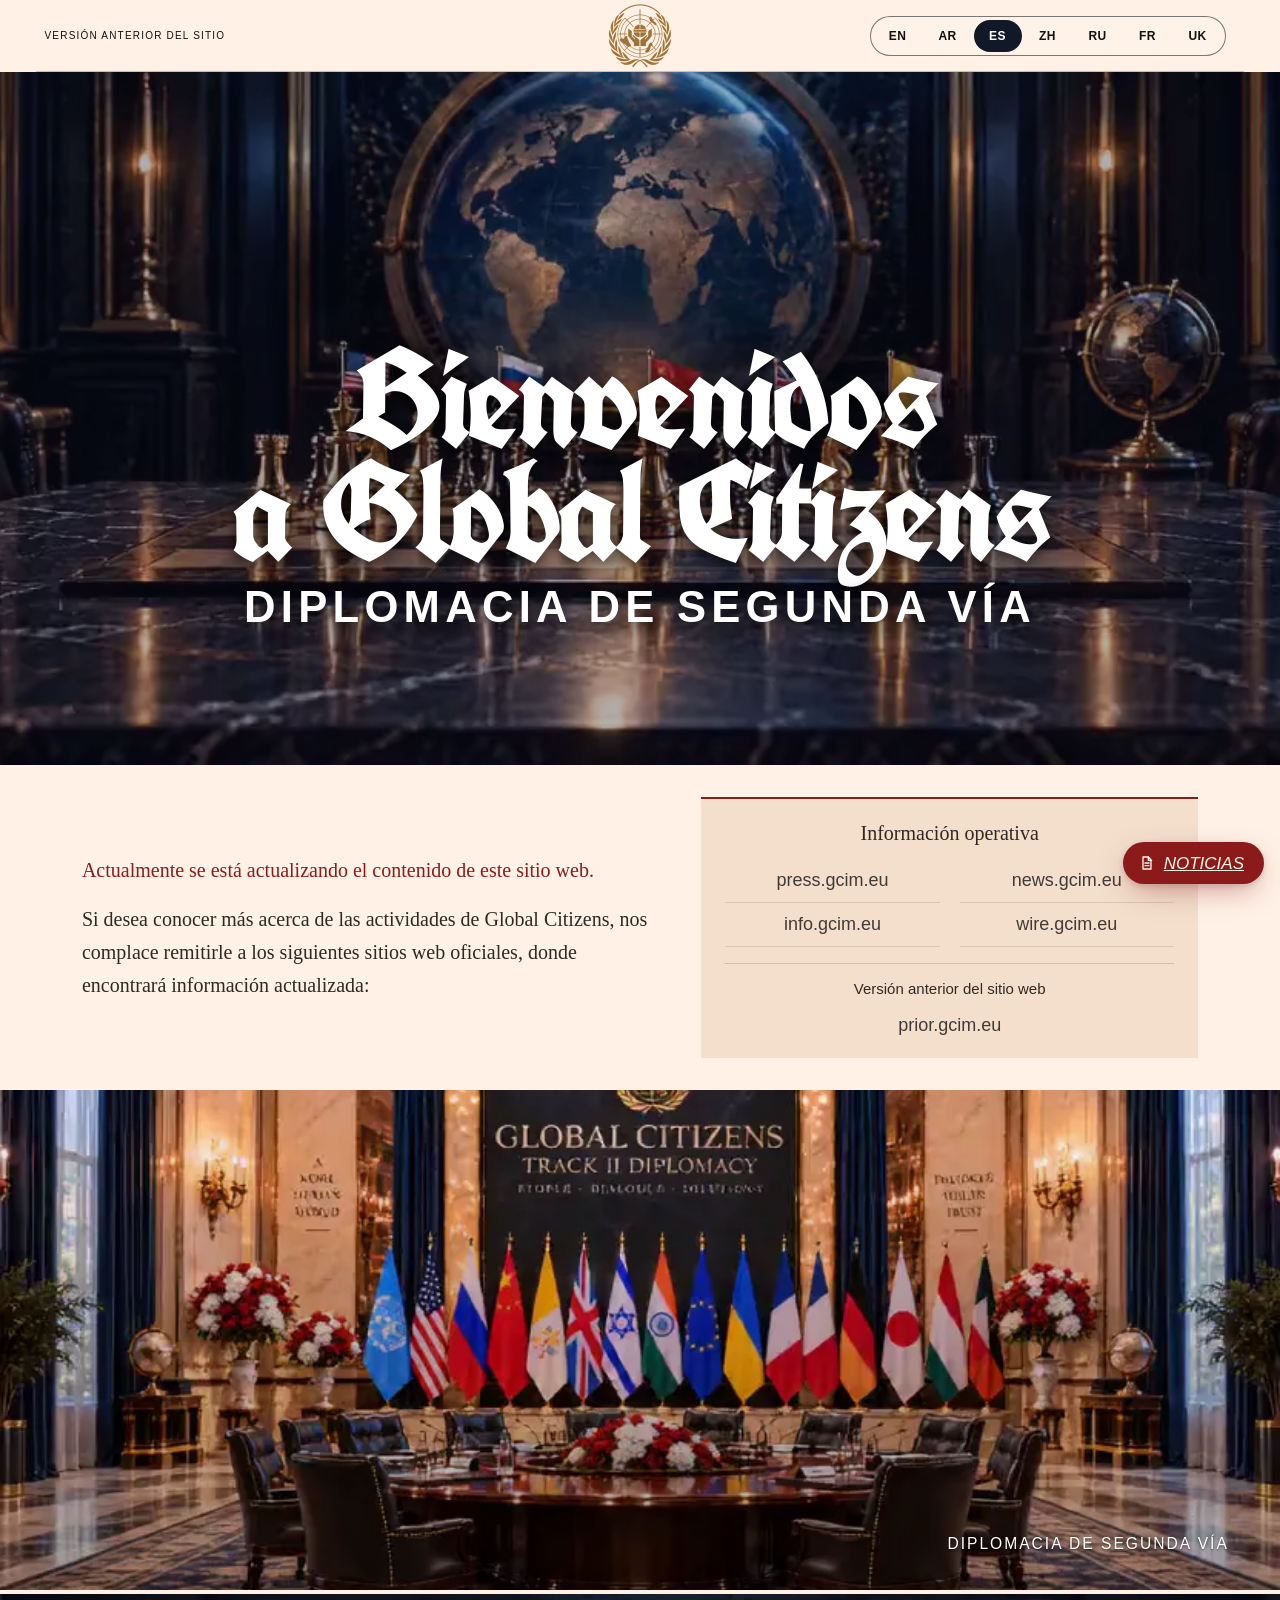
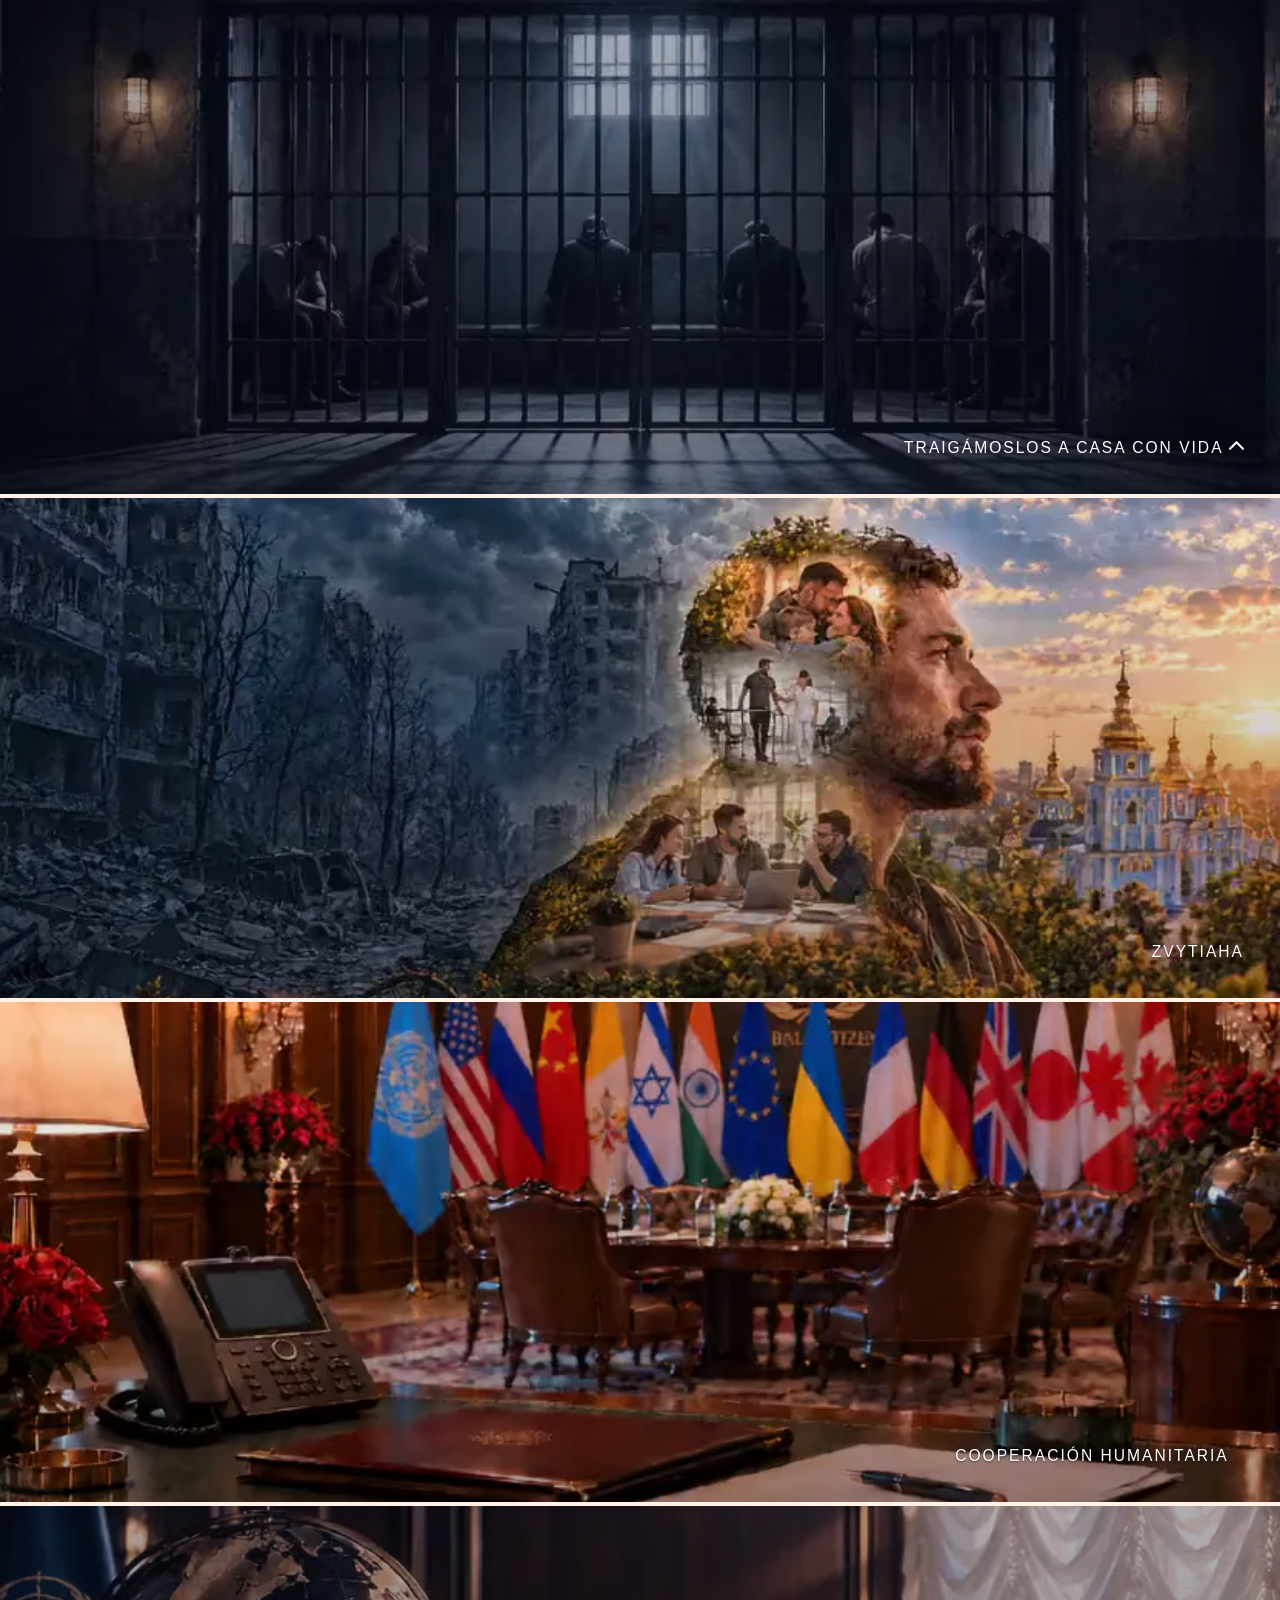
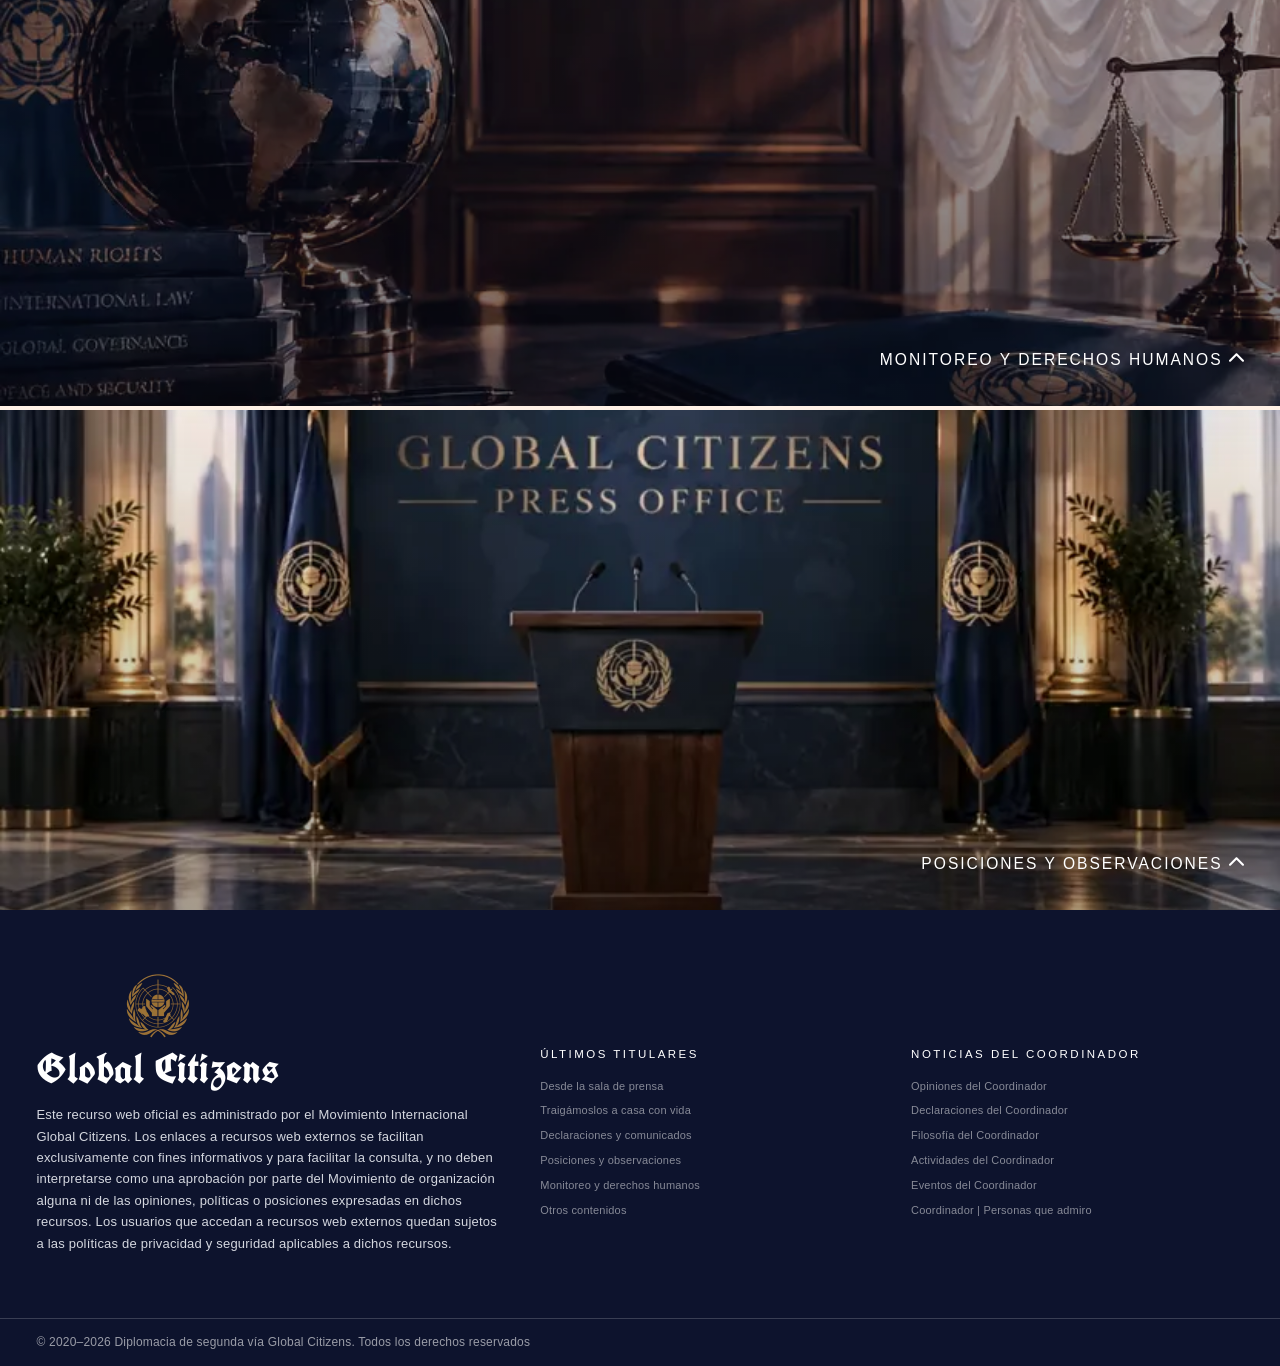
<file: index-es.html>
<!DOCTYPE html>
<html lang="es"><head>
<link rel="icon" type="image/png" sizes="32x32" href="assets/favicon-32.png?v=17">
<link rel="icon" type="image/png" sizes="192x192" href="assets/favicon-192.png?v=17">
<link rel="icon" type="image/png" sizes="512x512" href="assets/favicon-512.png?v=17">
<link rel="shortcut icon" href="assets/favicon.ico?v=17">
<link rel="apple-touch-icon" sizes="180x180" href="apple-touch-icon.png?v=17">

<meta charset="UTF-8">
	<meta name="viewport" content="width=device-width, initial-scale=1">
<meta name="robots" content="index, follow, max-image-preview:large, max-snippet:-1, max-video-preview:-1">

	<title>Global Citizens — Sitio web oficial</title>
<meta name="description" content="Sitio web oficial del Movimiento Internacional Global Citizens. Información actualizada y enlaces a los recursos web oficiales del Movimiento.">
<link rel="canonical" href="https://gcim.eu/index-es.html">
<link rel="alternate" hreflang="en-US" href="https://gcim.eu/">
<link rel="alternate" hreflang="ru" href="https://gcim.eu/index-ru.html">
<link rel="alternate" hreflang="fr" href="https://gcim.eu/index-fr.html">
<link rel="alternate" hreflang="es" href="https://gcim.eu/index-es.html">
<link rel="alternate" hreflang="ar" href="https://gcim.eu/index-ar.html">
<link rel="alternate" hreflang="zh-CN" href="https://gcim.eu/index-zh.html">
<link rel="alternate" hreflang="uk" href="https://gcim.eu/index-uk.html">
<link rel="alternate" hreflang="x-default" href="https://gcim.eu/">
<meta property="og:locale" content="es_ES">
<meta property="og:type" content="website">
<meta property="og:title" content="Global Citizens — Sitio web oficial">
<meta property="og:description" content="Sitio web oficial del Movimiento Internacional Global Citizens. Información actualizada y enlaces a los recursos web oficiales del Movimiento.">
<meta property="og:url" content="https://gcim.eu/index-es.html">
<meta property="og:site_name" content="Global Citizens">
<meta property="article:publisher" content="https://gcim.eu/">
<meta property="article:modified_time" content="2026-10-24T10:52:30+00:00">
<meta property="og:image" content="https://gcim.eu/assets/social-preview.jpg">
<meta property="og:image:width" content="1200">
<meta property="og:image:height" content="630">
<meta property="og:image:type" content="image/jpeg">
<meta property="og:image:alt" content="Global Citizens">
<meta name="twitter:card" content="summary_large_image">
<meta name="twitter:title" content="Global Citizens — Sitio web oficial">
<meta name="twitter:description" content="Sitio web oficial del Movimiento Internacional Global Citizens. Información actualizada y enlaces a los recursos web oficiales del Movimiento.">
<meta name="twitter:image" content="https://gcim.eu/assets/social-preview.jpg">
<meta name="twitter:image:alt" content="Global Citizens">
<meta name="twitter:site" content="@globalcitizens">

<meta name="apple-mobile-web-app-title" content="Global Citizens">
	<meta name="application-name" content="Global Citizens">
	<meta name="theme-color" content="#f5f5f5">
	<meta name="msapplication-TileColor" content="#0D132D">

<link rel="stylesheet" href="Global%20Citizens_files/site-shared.css?v=20">

<script defer="defer" id="gcim-video-accordion-view-script-js" src="Global%20Citizens_files/view_aIma.js?v=16"></script>

</head>

<body class="home gcim-singular page gcim-embed-responsive gcim-theme-gcim remove-content-margins has-immersive-header has-topper has-sticky-header has-condensed-header" id="top" style="--gcim-scrollbar-width-max: 0px; --gcim-scrollbar-width: 0px;">
<a class="skip-link screen-reader-text" id="gcim-skip-link" href="#gcim--skip-link--target">Ir al contenido</a><div class="gcim-site-blocks"><header class="alignfull site-header gcim-block-template-part">
<div class="gcim-header gcim-header-v2 is-ready">
	<div id="gcim-header-6__main" class="gcim-header__main">
		<div class="gcim-header__main-content">
			<div class="gcim-header__left">
				<div class="gcim-header__menu-toggle">
					<button class="button-icon" aria-controls="gcim-header-6__menu" aria-haspopup="dialog" title="Abrir el menú">
						<svg class="button-icon--open" xmlns="http://www.w3.org/2000/svg" viewBox="0 0 20 20" width="20" height="20"><rect y="5" width="20" height="3.1" rx="1.5" ry="1.5" fill="currentColor"></rect><rect y="12.4" width="20" height="3.1" rx="1.5" ry="1.5" fill="currentColor"></rect></svg>						<svg class="button-icon--close" width="20" height="20" viewBox="0 0 20 20" fill="none" xmlns="http://www.w3.org/2000/svg">
    <path d="M16.663 2.10024C17.0552 2.07743 17.441 2.20784 17.739 2.46397C18.3266 3.05507 18.3266 4.00976 17.739 4.60087L4.87214 17.4678C4.26097 18.0396 3.30194 18.0079 2.73005 17.3967C2.2129 16.844 2.18276 15.9945 2.65948 15.4066L15.6021 2.46397C15.8962 2.21153 16.2758 2.08137 16.663 2.10024Z" fill="currentColor"></path>
    <path d="M3.81132 2.1002C4.20889 2.1019 4.58993 2.25971 4.87221 2.53969L17.7391 15.4066C18.2835 16.0424 18.2095 16.9991 17.5738 17.5435C17.0064 18.0294 16.1695 18.0294 15.6022 17.5435L2.65955 4.67664C2.04853 4.1046 2.01694 3.14552 2.58898 2.5345C2.61174 2.5102 2.63524 2.48669 2.65955 2.46393C2.97646 2.18834 3.39354 2.05663 3.81132 2.1002Z" fill="currentColor"></path>
</svg>
						<span>Menú</span>
					</button>
				</div>
				<a class="gcim-header__previous-site-link" href="https://prior.gcim.eu/">VERSIÓN ANTERIOR DEL SITIO</a>
			</div>
			<div class="gcim-header__center">
				<a class="gcim-header__logo" href="index-es.html" rel="home" title="Global Citizens">
										<picture class="gcim-header__logo-img gcim-header__logo-img--white">
						<source type="image/webp" srcset="Global%20Citizens_files/gcim-gold-emblem-128.webp 1x">
						<img src="Global%20Citizens_files/gcim-gold-emblem-128.webp" alt="Global Citizens" width="128" height="128" loading="eager" fetchpriority="high">
					</picture>
					<picture class="gcim-header__logo-img gcim-header__logo-img--navy">
						<source type="image/webp" srcset="Global%20Citizens_files/gcim-gold-emblem-128.webp 1x">
						<img src="Global%20Citizens_files/gcim-gold-emblem-128.webp" alt="Global Citizens" width="128" height="128" loading="eager">
					</picture>
				</a>
			</div>
			<div class="gcim-header__right">
								<details class="gcim-mobile-language-switcher">
					<summary aria-label="Selector de idioma"><span>ES</span></summary>
					<nav class="gcim-mobile-language-switcher__menu" aria-label="Idiomas — versión móvil">
<a href="index.html" lang="en">EN</a>
<a href="index-ar.html" lang="ar">AR</a>
<a class="is-active" aria-current="page" href="index-es.html" lang="es">ES</a>
<a href="index-zh.html" lang="zh-CN">ZH</a>
<a href="index-ru.html" lang="ru">RU</a>
<a href="index-fr.html" lang="fr">FR</a>
<a href="index-uk.html" lang="uk">UK</a>
</nav>
				</details>
<nav class="gcim-header-language-switcher" aria-label="Idiomas — versión de escritorio">
<a href="index.html" lang="en">EN</a>
<a href="index-ar.html" lang="ar">AR</a>
<a class="is-active" href="index-es.html" lang="es" aria-current="page">ES</a>
<a href="index-zh.html" lang="zh-CN">ZH</a>
<a href="index-ru.html" lang="ru">RU</a>
<a href="index-fr.html" lang="fr">FR</a>
<a href="index-uk.html" lang="uk">UK</a>
</nav>
				<div class="gcim-header__search-toggle" hidden>
					<button class="button-icon" aria-controls="gcim-header-6__search" aria-expanded="false" aria-haspopup="dialog" title="Abrir la búsqueda">
						<span>Buscar</span>
						<svg class="button-icon--open" width="20" height="20" viewBox="0 0 20 20" fill="none" xmlns="http://www.w3.org/2000/svg">
    <path d="M18.3929 18.306L13.8709 13.6029C15.0336 12.2207 15.6706 10.4817 15.6706 8.67124C15.6706 4.44139 12.2292 1 7.99937 1C3.76951 1 0.328125 4.44139 0.328125 8.67124C0.328125 12.9011 3.76951 16.3425 7.99937 16.3425C9.58732 16.3425 11.1006 15.8635 12.3943 14.9543L16.9507 19.6932C17.1412 19.8909 17.3973 20 17.6718 20C17.9316 20 18.1781 19.9009 18.3652 19.7208C18.7628 19.3383 18.7755 18.7039 18.3929 18.306ZM7.99937 3.00119C11.1259 3.00119 13.6694 5.54471 13.6694 8.67124C13.6694 11.7978 11.1259 14.3413 7.99937 14.3413C4.87284 14.3413 2.32932 11.7978 2.32932 8.67124C2.32932 5.54471 4.87284 3.00119 7.99937 3.00119Z" fill="currentColor"></path>
</svg>
						<svg class="button-icon--close" width="20" height="20" viewBox="0 0 20 20" fill="none" xmlns="http://www.w3.org/2000/svg">
    <path d="M16.663 2.10024C17.0552 2.07743 17.441 2.20784 17.739 2.46397C18.3266 3.05507 18.3266 4.00976 17.739 4.60087L4.87214 17.4678C4.26097 18.0396 3.30194 18.0079 2.73005 17.3967C2.2129 16.844 2.18276 15.9945 2.65948 15.4066L15.6021 2.46397C15.8962 2.21153 16.2758 2.08137 16.663 2.10024Z" fill="currentColor"></path>
    <path d="M3.81132 2.1002C4.20889 2.1019 4.58993 2.25971 4.87221 2.53969L17.7391 15.4066C18.2835 16.0424 18.2095 16.9991 17.5738 17.5435C17.0064 18.0294 16.1695 18.0294 15.6022 17.5435L2.65955 4.67664C2.04853 4.1046 2.01694 3.14552 2.58898 2.5345C2.61174 2.5102 2.63524 2.48669 2.65955 2.46393C2.97646 2.18834 3.39354 2.05663 3.81132 2.1002Z" fill="currentColor"></path>
</svg>
					</button>
				</div>
				<div id="gcim-header-6__search" class="gcim-header__search" role="search" hidden>
					<div class="gcim-header__search-content">
						<form role="search" method="get" action="#">
							<div class="gcim-header__search-box">
								<label class="screen-reader-text" for="gcim-header-6__search-input">Buscar:</label>
								<input type="search" id="gcim-header-6__search-input" class="gcim-header__search-input" name="s" title="Buscar:">
							</div>
							<button type="submit" class="gcim-header__search-submit" title="Buscar">
								<svg width="20" height="20" viewBox="0 0 20 20" fill="none" xmlns="http://www.w3.org/2000/svg">
    <path d="M18.3929 18.306L13.8709 13.6029C15.0336 12.2207 15.6706 10.4817 15.6706 8.67124C15.6706 4.44139 12.2292 1 7.99937 1C3.76951 1 0.328125 4.44139 0.328125 8.67124C0.328125 12.9011 3.76951 16.3425 7.99937 16.3425C9.58732 16.3425 11.1006 15.8635 12.3943 14.9543L16.9507 19.6932C17.1412 19.8909 17.3973 20 17.6718 20C17.9316 20 18.1781 19.9009 18.3652 19.7208C18.7628 19.3383 18.7755 18.7039 18.3929 18.306ZM7.99937 3.00119C11.1259 3.00119 13.6694 5.54471 13.6694 8.67124C13.6694 11.7978 11.1259 14.3413 7.99937 14.3413C4.87284 14.3413 2.32932 11.7978 2.32932 8.67124C2.32932 5.54471 4.87284 3.00119 7.99937 3.00119Z" fill="currentColor"></path>
</svg>
							</button>
						</form>
					</div>
				</div>
			</div>
		</div>
	</div>

			<div id="gcim-header-6__primary" class="gcim-header__primary is-ready" hidden>
			<nav class="gcim-header__primary-navigation" aria-label="Navegación principal">
				<button class="gcim-header__primary-left button-icon">
					<span class="screen-reader-text">Desplazar a la izquierda</span>
					<svg xmlns="http://www.w3.org/2000/svg" width="15" height="15" viewBox="0 0 15 15" fill="none">
    <path d="M7.50004 3.22472C7.76887 3.22472 8.03767 3.32737 8.24263 3.53223L14.6923 9.98196C15.1026 10.3922 15.1026 11.0574 14.6923 11.4676C14.2822 11.8777 13.6171 11.8777 13.2068 11.4676L7.50004 5.76048L1.79326 11.4674C1.38298 11.8775 0.717978 11.8775 0.307895 11.4674C-0.102588 11.0572 -0.102588 10.392 0.307895 9.98176L6.75746 3.53203C6.96251 3.32714 7.23131 3.22472 7.50004 3.22472Z" fill="currentColor"></path>
</svg>
				</button>
				<ul id="menu-primary-navigation" class="menu menu--desktop"><li id="menu-item-60001" class="menu-item menu-item-type-post_type menu-item-object-page menu-item-60001"><a href="index-es.html#" hidden>INICIO</a></li>
<li id="menu-item-60002" class="menu-item menu-item-type-post_type menu-item-object-page menu-item-60002"><a href="index-es.html#" hidden>NOTICIAS</a></li>
<li id="menu-item-60006" class="menu-item menu-item-type-post_type menu-item-object-page menu-item-60006"><a href="index-es.html#" hidden>SOBRE NOSOTROS</a></li>
<li id="menu-item-60003" class="menu-item menu-item-type-post_type menu-item-object-page menu-item-60003"><a href="index-es.html#" hidden>COORDINADOR</a></li>
<li id="menu-item-60004" class="menu-item menu-item-type-post_type menu-item-object-page menu-item-60004"><a href="index-es.html#" hidden>INICIATIVAS</a></li>
<li id="menu-item-60005" class="menu-item menu-item-type-post_type menu-item-object-page menu-item-60005"><a href="index-es.html#" hidden>CONTACTOS</a></li>
</ul><ul id="menu-primary-navigation-mobile" class="menu menu--mobile"><li id="menu-item-60101" class="menu-item menu-item-type-post_type menu-item-object-page menu-item-60101"><a href="index-es.html#" hidden>INICIO</a></li>
<li id="menu-item-60102" class="menu-item menu-item-type-post_type menu-item-object-page menu-item-60102"><a href="index-es.html#" hidden>NOTICIAS</a></li>
<li id="menu-item-60106" class="menu-item menu-item-type-post_type menu-item-object-page menu-item-60106"><a href="index-es.html#" hidden>SOBRE NOSOTROS</a></li>
<li id="menu-item-60103" class="menu-item menu-item-type-post_type menu-item-object-page menu-item-60103"><a href="index-es.html#" hidden>COORDINADOR</a></li>
<li id="menu-item-60104" class="menu-item menu-item-type-post_type menu-item-object-page menu-item-60104"><a href="index-es.html#" hidden>INICIATIVAS</a></li>
<li id="menu-item-60105" class="menu-item menu-item-type-post_type menu-item-object-page menu-item-60105"><a href="index-es.html#" hidden>CONTACTOS</a></li>
</ul>				<button class="gcim-header__primary-right button-icon is-active">
					<span class="screen-reader-text">Desplazar a la derecha</span>
					<svg xmlns="http://www.w3.org/2000/svg" width="15" height="15" viewBox="0 0 15 15" fill="none">
    <path d="M7.50004 3.22472C7.76887 3.22472 8.03767 3.32737 8.24263 3.53223L14.6923 9.98196C15.1026 10.3922 15.1026 11.0574 14.6923 11.4676C14.2822 11.8777 13.6171 11.8777 13.2068 11.4676L7.50004 5.76048L1.79326 11.4674C1.38298 11.8775 0.717978 11.8775 0.307895 11.4674C-0.102588 11.0572 -0.102588 10.392 0.307895 9.98176L6.75746 3.53203C6.96251 3.32714 7.23131 3.22472 7.50004 3.22472Z" fill="currentColor"></path>
</svg>
				</button>
			</nav>
		</div>
	
	<div id="gcim-header-6__menu" class="gcim-header__menu" role="dialog" aria-modal="true" aria-label="Menú principal">
		<button class="gcim-header__menu-close button-icon" aria-controls="gcim-header-6__menu" title="Cerrar el menú" disabled="disabled">
			<svg width="20" height="20" viewBox="0 0 20 20" fill="none" xmlns="http://www.w3.org/2000/svg">
    <path d="M16.663 2.10024C17.0552 2.07743 17.441 2.20784 17.739 2.46397C18.3266 3.05507 18.3266 4.00976 17.739 4.60087L4.87214 17.4678C4.26097 18.0396 3.30194 18.0079 2.73005 17.3967C2.2129 16.844 2.18276 15.9945 2.65948 15.4066L15.6021 2.46397C15.8962 2.21153 16.2758 2.08137 16.663 2.10024Z" fill="currentColor"></path>
    <path d="M3.81132 2.1002C4.20889 2.1019 4.58993 2.25971 4.87221 2.53969L17.7391 15.4066C18.2835 16.0424 18.2095 16.9991 17.5738 17.5435C17.0064 18.0294 16.1695 18.0294 15.6022 17.5435L2.65955 4.67664C2.04853 4.1046 2.01694 3.14552 2.58898 2.5345C2.61174 2.5102 2.63524 2.48669 2.65955 2.46393C2.97646 2.18834 3.39354 2.05663 3.81132 2.1002Z" fill="currentColor"></path>
</svg>
			<span class="screen-reader-text">Cerrar</span>
		</button>
		<div class="gcim-header__menu-content">
			<nav class="gcim-header__drawer-navigation" aria-label="Navegación principal"><ul class="menu gcim-header__drawer-menu"><li class="menu-item"><a href="index-es.html#" hidden>INICIO</a></li><li class="menu-item"><a href="index-es.html#" hidden>NOTICIAS</a></li><li class="menu-item"><a href="index-es.html#" hidden>SOBRE NOSOTROS</a></li><li class="menu-item"><a href="index-es.html#" hidden>COORDINADOR</a></li><li class="menu-item"><a href="index-es.html#" hidden>INICIATIVAS</a></li><li class="menu-item"><a href="index-es.html#" hidden>CONTACTOS</a></li><li class="menu-item gcim-header__drawer-previous-site-mobile"><a href="https://prior.gcim.eu/">VERSIÓN ANTERIOR DEL SITIO</a></li></ul></nav>
		</div>
	</div>

	<div class="gcim-header__overlay"></div>

</div>
</header>

<main id="gcim--skip-link--target" class="gcim-block-group site-content is-layout-flow gcim-block-group-is-layout-flow">
	<div class="entry-content gcim-block-post-content has-global-padding is-layout-constrained gcim-block-post-content-is-layout-constrained">
<div class="alignfull has-wide-width has-min-height-80 has-media has-media-fixed is-immersive-header-element is-style-full-media gcim-topper">
	<div class="gcim-topper__inner-container">
		<div class="gcim-topper__content">
			
				<h1 class="gcim-topper__headline gc-hero-title"><span>Bienvenidos</span><span>a Global Citizens</span><span class="gc-hero-subtitle">DIPLOMACIA DE SEGUNDA VÍA</span></h1>
			
							<div class="gcim-topper__deck">

				</div>

							<div class="gcim-topper__media"><figure class="gcim-topper__media--figure"><video class="gcim-topper__media--video" muted="muted" loop="loop" playsinline="playsinline" preload="none" poster="Global%20Citizens_files/hero-great-chessboard-20260920-v3.webp" width="832" height="480"><source data-src="Global%20Citizens_files/hero-great-chessboard-20260920-v3.mp4?v=13" type="video/mp4"></video></figure></div>					</div>
	</div>
	</div>

<div class="alignfull gcim-block-group has-medium-font-size has-global-padding is-layout-constrained gcim-container-core-group-is-layout-268a0545 gcim-block-group-is-layout-constrained gc-temporary-hub">
<div class="gcim-focus-left gc-official-resources">
<section class="gc-official-resources__inner" aria-labelledby="gc-resources-heading">
<h2 id="gc-resources-heading">Información operativa</h2>
<div class="gc-official-resources__links"><a href="https://press.gcim.eu/"><bdi dir="ltr">press.gcim.eu</bdi></a>
<a href="https://news.gcim.eu/"><bdi dir="ltr">news.gcim.eu</bdi></a>
<a href="https://info.gcim.eu/"><bdi dir="ltr">info.gcim.eu</bdi></a>
<a href="https://wire.gcim.eu/"><bdi dir="ltr">wire.gcim.eu</bdi></a>
</div>
<div class="gc-official-resources__previous"><p>Versión anterior del sitio web</p><a href="https://prior.gcim.eu/"><bdi dir="ltr">prior.gcim.eu</bdi></a></div>
</section></div>
<div class="gc-temporary-notice"><div class="gc-temporary-notice__body">
<p>Actualmente se está actualizando el contenido de este sitio web.</p>
<p>Si desea conocer más acerca de las actividades de Global Citizens, nos complace remitirle a los siguientes sitios web oficiales, donde encontrará información actualizada:</p>
</div></div>

</div>

<div style="--gcim--video-accordion--height:500px;--gcim--video-accordion--hover-expansion:1" class="is-vertical alignfull gcim-video-accordion is-content-justification-center is-layout-flex gcim-container-video-accordion-is-layout-631eaa29 gcim-video-accordion-is-layout-flex" data-show-title="both">
	
<div class="has-link gcim-video-accordion-item has-text-align-right is-layout-flex gcim-container-video-accordion-item-is-layout-631eaa29 gcim-video-accordion-item-is-layout-flex" data-show-title-both="" data-autoplay="always">

	<div class="gcim-video-accordion-item__media" data-show-title-both="">
		<video data-src="Global%20Citizens_files/track-II-diplomacy-20260920-v9.mp4?v=13" muted="muted" loop="loop" playsinline="playsinline" tabindex="-1" preload="none" poster="Global%20Citizens_files/track-II-diplomacy-20260920-v9.webp" width="832" height="480"></video>

			</div>

			<div class="gcim-video-accordion-item__content" data-show-title-both="">
			<h3 class="gcim-video-accordion-item__title">
				
				DIPLOMACIA DE SEGUNDA VÍA
				<svg xmlns="http://www.w3.org/2000/svg" width="15" height="15" viewBox="0 0 15 15" fill="none">
    <path d="M7.50004 3.22472C7.76887 3.22472 8.03767 3.32737 8.24263 3.53223L14.6923 9.98196C15.1026 10.3922 15.1026 11.0574 14.6923 11.4676C14.2822 11.8777 13.6171 11.8777 13.2068 11.4676L7.50004 5.76048L1.79326 11.4674C1.38298 11.8775 0.717978 11.8775 0.307895 11.4674C-0.102588 11.0572 -0.102588 10.392 0.307895 9.98176L6.75746 3.53203C6.96251 3.32714 7.23131 3.22472 7.50004 3.22472Z" fill="currentColor"></path>
</svg>

							</h3>
		</div>
	</div>

<div class="gcim-bars-video has-link gcim-video-accordion-item has-text-align-right is-layout-flex gcim-container-video-accordion-item-is-layout-631eaa29 gcim-video-accordion-item-is-layout-flex" data-show-title-both="" data-autoplay="always">
			<a href="https://gcim.eu/newsroom/bring-them-home-alive/" class="gcim-video-accordion-item__link"><h3 class="gcim-video-accordion-item__title">
				
				TRAIGÁMOSLOS A CASA CON VIDA
				<svg xmlns="http://www.w3.org/2000/svg" width="15" height="15" viewBox="0 0 15 15" fill="none">
    <path d="M7.50004 3.22472C7.76887 3.22472 8.03767 3.32737 8.24263 3.53223L14.6923 9.98196C15.1026 10.3922 15.1026 11.0574 14.6923 11.4676C14.2822 11.8777 13.6171 11.8777 13.2068 11.4676L7.50004 5.76048L1.79326 11.4674C1.38298 11.8775 0.717978 11.8775 0.307895 11.4674C-0.102588 11.0572 -0.102588 10.392 0.307895 9.98176L6.75746 3.53203C6.96251 3.32714 7.23131 3.22472 7.50004 3.22472Z" fill="currentColor"></path>
</svg>

							</h3></a>
	
	<div class="gcim-video-accordion-item__media" data-show-title-both="">
		<video data-src="Global%20Citizens_files/bring-them-home-alive-20260920-v2.mp4?v=13" style="object-position:50% 50%;background:#0D132D;" muted="muted" loop="loop" playsinline="playsinline" tabindex="-1" preload="none" poster="Global%20Citizens_files/bring-them-home-alive-20260920-v2.webp" width="832" height="480"></video>

			</div>

			<div class="gcim-video-accordion-item__content" data-show-title-both="">
			
		</div>
	</div>

<div id="gc-recovery-video" class="gcim-video-accordion-item has-text-align-right is-layout-flex gcim-container-video-accordion-item-is-layout-631eaa29 gcim-video-accordion-item-is-layout-flex" data-autoplay="always">
<div class="gcim-video-accordion-item__media">
<video data-src="Global%20Citizens_files/recovery-section-v7.mp4?v=13" muted loop playsinline tabindex="-1" preload="none" poster="Global%20Citizens_files/recovery-section-v7.webp" width="832" height="480"></video>
</div>
<div class="gcim-video-accordion-item__content" data-show-title-both=""><h3 class="gcim-video-accordion-item__title">ZVYTIAHA</h3></div>
</div>

<div class="has-link gcim-video-accordion-item has-text-align-right is-layout-flex gcim-container-video-accordion-item-is-layout-631eaa29 gcim-video-accordion-item-is-layout-flex" data-show-title-both="" data-autoplay="always">

	<div class="gcim-video-accordion-item__media" data-show-title-both="">
		<video data-src="Global%20Citizens_files/humanitarian-cooperation-20260920-v3.mp4?v=13" style="object-position:50% 50%;background:#0D132D;" muted="muted" loop="loop" playsinline="playsinline" tabindex="-1" preload="none" poster="Global%20Citizens_files/humanitarian-cooperation-20260920-v3.webp" width="832" height="480"></video>

			</div>

			<div class="gcim-video-accordion-item__content" data-show-title-both="">
			<h3 class="gcim-video-accordion-item__title">
				
				COOPERACIÓN HUMANITARIA
				<svg xmlns="http://www.w3.org/2000/svg" width="15" height="15" viewBox="0 0 15 15" fill="none">
    <path d="M7.50004 3.22472C7.76887 3.22472 8.03767 3.32737 8.24263 3.53223L14.6923 9.98196C15.1026 10.3922 15.1026 11.0574 14.6923 11.4676C14.2822 11.8777 13.6171 11.8777 13.2068 11.4676L7.50004 5.76048L1.79326 11.4674C1.38298 11.8775 0.717978 11.8775 0.307895 11.4674C-0.102588 11.0572 -0.102588 10.392 0.307895 9.98176L6.75746 3.53203C6.96251 3.32714 7.23131 3.22472 7.50004 3.22472Z" fill="currentColor"></path>
</svg>

							</h3>
		</div>
	</div>

<div class="gcim-monitoring-human-rights-custom has-link gcim-video-accordion-item has-text-align-right is-layout-flex gcim-container-video-accordion-item-is-layout-631eaa29 gcim-video-accordion-item-is-layout-flex" data-show-title-both="" data-autoplay="always">
			<a href="https://gcim.eu/newsroom/monitoring/" class="gcim-video-accordion-item__link"><h3 class="gcim-video-accordion-item__title">
				
				MONITOREO Y DERECHOS HUMANOS
				<svg xmlns="http://www.w3.org/2000/svg" width="15" height="15" viewBox="0 0 15 15" fill="none">
    <path d="M7.50004 3.22472C7.76887 3.22472 8.03767 3.32737 8.24263 3.53223L14.6923 9.98196C15.1026 10.3922 15.1026 11.0574 14.6923 11.4676C14.2822 11.8777 13.6171 11.8777 13.2068 11.4676L7.50004 5.76048L1.79326 11.4674C1.38298 11.8775 0.717978 11.8775 0.307895 11.4674C-0.102588 11.0572 -0.102588 10.392 0.307895 9.98176L6.75746 3.53203C6.96251 3.32714 7.23131 3.22472 7.50004 3.22472Z" fill="currentColor"></path>
</svg>

							</h3></a>
	
	<div class="gcim-video-accordion-item__media" data-show-title-both="">
		<video data-src="Global%20Citizens_files/monitoring-human-rights-20260920-v3.mp4?v=13" style="object-position:50% 50%;background:#0D132D;" muted="muted" loop="loop" playsinline="playsinline" tabindex="-1" preload="none" poster="Global%20Citizens_files/monitoring-human-rights-20260920-v3.webp" width="832" height="480"></video>

			</div>

			<div class="gcim-video-accordion-item__content" data-show-title-both="">
			
		</div>
	</div>

<div class="has-link gcim-video-accordion-item has-text-align-right is-layout-flex gcim-container-video-accordion-item-is-layout-631eaa29 gcim-video-accordion-item-is-layout-flex is-active" data-show-title-both="" data-autoplay="always">
			<a href="https://gcim.eu/category/positions-remarks/" class="gcim-video-accordion-item__link"><h3 class="gcim-video-accordion-item__title">
				
				POSICIONES Y OBSERVACIONES
				<svg xmlns="http://www.w3.org/2000/svg" width="15" height="15" viewBox="0 0 15 15" fill="none">
    <path d="M7.50004 3.22472C7.76887 3.22472 8.03767 3.32737 8.24263 3.53223L14.6923 9.98196C15.1026 10.3922 15.1026 11.0574 14.6923 11.4676C14.2822 11.8777 13.6171 11.8777 13.2068 11.4676L7.50004 5.76048L1.79326 11.4674C1.38298 11.8775 0.717978 11.8775 0.307895 11.4674C-0.102588 11.0572 -0.102588 10.392 0.307895 9.98176L6.75746 3.53203C6.96251 3.32714 7.23131 3.22472 7.50004 3.22472Z" fill="currentColor"></path>
</svg>

							</h3></a>
	
	<div class="gcim-video-accordion-item__media" data-show-title-both="">
		<video data-src="Global%20Citizens_files/positions-remarks-press-service-20260920-v3.mp4?v=13" style="object-position:50% 50%;background:#0D132D;" muted="muted" loop="loop" playsinline="playsinline" tabindex="-1" preload="none" poster="Global%20Citizens_files/positions-remarks-press-service-20260920-v3.webp" width="832" height="468"></video>

			</div>

			<div class="gcim-video-accordion-item__content" data-show-title-both="">
			
		</div>
	</div>

</div>

<div class="gcim-raw-html">

<div id="f250-widget">

  <a class="gcim-newsroom-fab" id="f250-fab" href="https://press.gcim.eu/" aria-label="Abrir noticias">
    <span class="gcim-newsroom-fab-pulse" aria-hidden="true"></span>
    <svg viewBox="0 0 24 24" fill="none" stroke="currentColor" stroke-width="2" stroke-linecap="round" stroke-linejoin="round" aria-hidden="true"><path d="M6 3h8l4 4v14H6z"></path><path d="M14 3v5h5"></path><line x1="9" y1="12" x2="15" y2="12"></line><line x1="9" y1="16" x2="15" y2="16"></line></svg>
    <span class="gcim-newsroom-fab-label">NOTICIAS</span>
  </a>

</div></div></div>
</main>

<footer class="alignfull site-footer gcim-block-template-part">
<div class="gcim-footer gcim-footer-v2">
	<div class="gcim-footer__inner-container">

		<div class="gcim-footer__navigation has-3-menus-with-end">
			<div class="gcim-footer__navigation--inner-container">

					<div class="gcim-footer-brand-left">
<a class="gcim-footer__logo" href="index-es.html" rel="home" title="Global Citizens">
											<img src="Global%20Citizens_files/gcim-gold-emblem-128.webp" alt="Global Citizens" width="64" height="64" style="display:block;width:64px;height:64px;margin:0 auto 10px auto;">
											<span style="font-family:&quot;GC Masthead&quot;,serif;font-size:42px;line-height:1;color:#fff;white-space:nowrap;display:inline-block;">Global Citizens</span>
										</a>
<p class="gcim-footer-disclaimer">Este recurso web oficial es administrado por el Movimiento Internacional Global Citizens. Los enlaces a recursos web externos se facilitan exclusivamente con fines informativos y para facilitar la consulta, y no deben interpretarse como una aprobación por parte del Movimiento de organización alguna ni de las opiniones, políticas o posiciones expresadas en dichos recursos. Los usuarios que accedan a recursos web externos quedan sujetos a las políticas de privacidad y seguridad aplicables a dichos recursos.</p>
<div class="gcim-footer__social-links" hidden>
					
<ul class="gcim-block-social-links is-layout-flex gcim-block-social-links-is-layout-flex">
	<li class="gcim-social-link gcim-social-link-x gcim-block-social-link"><a class="gcim-block-social-link-anchor" aria-disabled="true" tabindex="-1"><svg width="24" height="24" viewBox="0 0 24 24" xmlns="http://www.w3.org/2000/svg" aria-hidden="true" focusable="false">
    <path d="M18.901 1.153h3.68l-8.04 9.19L24 22.846h-7.406l-5.8-7.584-6.638 7.584H.474l8.6-9.83L0 1.154h7.594l5.243 6.932ZM17.61 20.644h2.039L6.486 3.24H4.298Z"></path>
</svg><span class="gcim-block-social-link-label screen-reader-text">X</span></a></li>

	<li class="gcim-social-link gcim-social-link-instagram gcim-block-social-link"><a class="gcim-block-social-link-anchor" aria-disabled="true" tabindex="-1"><svg width="24" height="24" viewBox="0 0 24 24" xmlns="http://www.w3.org/2000/svg" aria-hidden="true" focusable="false">
    <path d="M7.0301.084c-1.2768.0602-2.1487.264-2.911.5634-.7888.3075-1.4575.72-2.1228 1.3877-.6652.6677-1.075 1.3368-1.3802 2.127-.2954.7638-.4956 1.6365-.552 2.914-.0564 1.2775-.0689 1.6882-.0626 4.947.0062 3.2586.0206 3.6671.0825 4.9473.061 1.2765.264 2.1482.5635 2.9107.308.7889.72 1.4573 1.388 2.1228.6679.6655 1.3365 1.0743 2.1285 1.38.7632.295 1.6361.4961 2.9134.552 1.2773.056 1.6884.069 4.9462.0627 3.2578-.0062 3.668-.0207 4.9478-.0814 1.28-.0607 2.147-.2652 2.9098-.5633.7889-.3086 1.4578-.72 2.1228-1.3881.665-.6682 1.0745-1.3378 1.3795-2.1284.2957-.7632.4966-1.636.552-2.9124.056-1.2809.0692-1.6898.063-4.948-.0063-3.2583-.021-3.6668-.0817-4.9465-.0607-1.2797-.264-2.1487-.5633-2.9117-.3084-.7889-.72-1.4568-1.3876-2.1228C21.2982 1.33 20.628.9208 19.8378.6165 19.074.321 18.2017.1197 16.9244.0645 15.6471.0093 15.236-.005 11.977.0014 8.718.0076 8.31.0215 7.0301.0839m.1402 21.6932c-1.17-.0509-1.8053-.2453-2.2287-.408-.5606-.216-.96-.4771-1.3819-.895-.422-.4178-.6811-.8186-.9-1.378-.1644-.4234-.3624-1.058-.4171-2.228-.0595-1.2645-.072-1.6442-.079-4.848-.007-3.2037.0053-3.583.0607-4.848.05-1.169.2456-1.805.408-2.2282.216-.5613.4762-.96.895-1.3816.4188-.4217.8184-.6814 1.3783-.9003.423-.1651 1.0575-.3614 2.227-.4171 1.2655-.06 1.6447-.072 4.848-.079 3.2033-.007 3.5835.005 4.8495.0608 1.169.0508 1.8053.2445 2.228.408.5608.216.96.4754 1.3816.895.4217.4194.6816.8176.9005 1.3787.1653.4217.3617 1.056.4169 2.2263.0602 1.2655.0739 1.645.0796 4.848.0058 3.203-.0055 3.5834-.061 4.848-.051 1.17-.245 1.8055-.408 2.2294-.216.5604-.4763.96-.8954 1.3814-.419.4215-.8181.6811-1.3783.9-.4224.1649-1.0577.3617-2.2262.4174-1.2656.0595-1.6448.072-4.8493.079-3.2045.007-3.5825-.006-4.848-.0608M16.953 5.5864A1.44 1.44 0 1 0 18.39 4.144a1.44 1.44 0 0 0-1.437 1.4424M5.8385 12.012c.0067 3.4032 2.7706 6.1557 6.173 6.1493 3.4026-.0065 6.157-2.7701 6.1506-6.1733-.0065-3.4032-2.771-6.1565-6.174-6.1498-3.403.0067-6.156 2.771-6.1496 6.1738M8 12.0077a4 4 0 1 1 4.008 3.9921A3.9996 3.9996 0 0 1 8 12.0077"></path>
</svg><span class="gcim-block-social-link-label screen-reader-text">Instagram</span></a></li>

	<li class="gcim-social-link gcim-social-link-tiktok gcim-block-social-link"><a class="gcim-block-social-link-anchor" aria-disabled="true" tabindex="-1"><svg width="24" height="24" viewBox="0 0 32 32" version="1.1" xmlns="http://www.w3.org/2000/svg" aria-hidden="true" focusable="false"><path d="M16.708 0.027c1.745-0.027 3.48-0.011 5.213-0.027 0.105 2.041 0.839 4.12 2.333 5.563 1.491 1.479 3.6 2.156 5.652 2.385v5.369c-1.923-0.063-3.855-0.463-5.6-1.291-0.76-0.344-1.468-0.787-2.161-1.24-0.009 3.896 0.016 7.787-0.025 11.667-0.104 1.864-0.719 3.719-1.803 5.255-1.744 2.557-4.771 4.224-7.88 4.276-1.907 0.109-3.812-0.411-5.437-1.369-2.693-1.588-4.588-4.495-4.864-7.615-0.032-0.667-0.043-1.333-0.016-1.984 0.24-2.537 1.495-4.964 3.443-6.615 2.208-1.923 5.301-2.839 8.197-2.297 0.027 1.975-0.052 3.948-0.052 5.923-1.323-0.428-2.869-0.308-4.025 0.495-0.844 0.547-1.485 1.385-1.819 2.333-0.276 0.676-0.197 1.427-0.181 2.145 0.317 2.188 2.421 4.027 4.667 3.828 1.489-0.016 2.916-0.88 3.692-2.145 0.251-0.443 0.532-0.896 0.547-1.417 0.131-2.385 0.079-4.76 0.095-7.145 0.011-5.375-0.016-10.735 0.025-16.093z"></path></svg><span class="gcim-block-social-link-label screen-reader-text">TikTok</span></a></li>

	<li class="gcim-social-link gcim-social-link-truth-social gcim-block-social-link"><a class="gcim-block-social-link-anchor" aria-disabled="true" tabindex="-1"><svg width="24" height="24" viewBox="0 0 24 24" xmlns="http://www.w3.org/2000/svg" aria-hidden="true" focusable="false">
    <path d="M24,7.3V1.8h-15.2v20.3h6.6V7.3h8.7Z"></path>
    <path d="M0,1.8h6.3v5.5H0V1.8Z"></path>
    <path d="M17.7,16.7h6.3v5.5h-6.3v-5.5Z"></path>
</svg><span class="gcim-block-social-link-label screen-reader-text">Icono de compartir</span></a></li>

	<li class="gcim-social-link gcim-social-link-rumble gcim-block-social-link"><a class="gcim-block-social-link-anchor" aria-disabled="true" tabindex="-1"><svg width="24" height="24" viewBox="0 0 24 24" xmlns="http://www.w3.org/2000/svg" aria-hidden="true" focusable="false">
	<path d="M14.4528 13.5458c0.8064 -0.6542 0.9297 -1.8381 0.2756 -2.6445a1.8802 1.8802 0 0 0 -0.2756 -0.2756 21.2127 21.2127 0 0 0 -4.3121 -2.776c-1.066 -0.51 -2.256 0.2 -2.4261 1.414a23.5226 23.5226 0 0 0 -0.14 5.5021c0.116 1.23 1.292 1.964 2.372 1.492a19.6285 19.6285 0 0 0 4.5062 -2.704v-0.008zm6.9322 -5.4002c2.0335 2.228 2.0396 5.637 0.014 7.8723A26.1487 26.1487 0 0 1 8.2946 23.846c-2.6848 0.6713 -5.4168 -0.914 -6.1662 -3.5781 -1.524 -5.2002 -1.3 -11.0803 0.17 -16.3045 0.772 -2.744 3.3521 -4.4661 6.0102 -3.832 4.9242 1.174 9.5443 4.196 13.0764 8.0121v0.002z"></path>
</svg><span class="gcim-block-social-link-label screen-reader-text">Icono de compartir</span></a></li>

	<li class="gcim-social-link gcim-social-link-facebook gcim-block-social-link"><a class="gcim-block-social-link-anchor" aria-disabled="true" tabindex="-1"><svg width="24" height="24" viewBox="0 0 24 24" xmlns="http://www.w3.org/2000/svg" aria-hidden="true" focusable="false">
    <path d="M9.101 23.691v-7.98H6.627v-3.667h2.474v-1.58c0-4.085 1.848-5.978 5.858-5.978.401 0 .955.042 1.468.103a8.68 8.68 0 0 1 1.141.195v3.325a8.623 8.623 0 0 0-.653-.036 26.805 26.805 0 0 0-.733-.009c-.707 0-1.259.096-1.675.309a1.686 1.686 0 0 0-.679.622c-.258.42-.374.995-.374 1.752v1.297h3.919l-.386 2.103-.287 1.564h-3.246v8.245C19.396 23.238 24 18.179 24 12.044c0-6.627-5.373-12-12-12s-12 5.373-12 12c0 5.628 3.874 10.35 9.101 11.647Z"></path>
</svg><span class="gcim-block-social-link-label screen-reader-text">Facebook</span></a></li>

	<li class="gcim-social-link gcim-social-link-youtube gcim-block-social-link"><a class="gcim-block-social-link-anchor" aria-disabled="true" tabindex="-1"><svg width="24" height="24" viewBox="0 0 24 24" xmlns="http://www.w3.org/2000/svg" aria-hidden="true" focusable="false">
	<path d="M11.99 3.6s-7.5 0-9.38.49A3.091 3.091 0 00.49 6.22C0 8.11 0 12.01 0 12.01s0 3.91.49 5.77a3.06 3.06 0 002.12 2.12c1.9.5 9.38.5 9.38.5s7.52 0 9.4-.49c1.02-.28 1.84-1.08 2.1-2.12.5-1.87.5-5.77.5-5.77s.01-3.91-.5-5.8a2.954 2.954 0 00-2.1-2.1c-1.88-.52-9.4-.52-9.4-.52zM9.61 8.41l6.24 3.6-6.24 3.59V8.41z"></path>
</svg>
<span class="gcim-block-social-link-label screen-reader-text">YouTube</span></a></li>
</ul>

				</div>
					</div>

<div class="gcim-footer__menu gcim-footer-headlines">
						<nav class="gcim-footer__menu-navigation" aria-label="Últimos titulares">
							<h2 class="gcim-footer__menu-heading">Últimos titulares</h2>
							<ul class="menu">
								<li class="menu-item"><a href="https://www.gcim.eu/newsroom/newsbeat/">Desde la sala de prensa</a></li>
								<li class="menu-item"><a href="https://gcim.eu/newsroom/bring-them-home-alive/">Traigámoslos a casa con vida</a></li>
								<li class="menu-item"><a href="https://gcim.eu/newsroom/statements-releases/">Declaraciones y comunicados</a></li>
								<li class="menu-item"><a href="https://gcim.eu/category/positions-remarks/">Posiciones y observaciones</a></li>
								<li class="menu-item"><a href="https://gcim.eu/newsroom/monitoring/">Monitoreo y derechos humanos</a></li>
								<li class="menu-item"><a href="https://gcim.eu/category/other-stuff/">Otros contenidos</a></li>
							</ul>
						</nav>
					</div>
					<div class="gcim-footer__menu gcim-footer-coordinator">
						<nav class="gcim-footer__menu-navigation" aria-label="Noticias del Coordinador">
							<h2 class="gcim-footer__menu-heading">Noticias del Coordinador</h2>
							<ul class="menu">
								<li class="menu-item"><a href="https://gcim.eu/newsroom/coordinators-opinions/">Opiniones del Coordinador</a></li>
								<li class="menu-item"><a href="https://gcim.eu/newsroom/coordinators-statements/">Declaraciones del Coordinador</a></li>
								<li class="menu-item"><a href="https://gcim.eu/newsroom/coordinators-philosophy/">Filosofía del Coordinador</a></li>
								<li class="menu-item"><a href="https://gcim.eu/newsroom/coordinators-actions/">Actividades del Coordinador</a></li>
								<li class="menu-item"><a href="https://gcim.eu/newsroom/coordinators-events/">Eventos del Coordinador</a></li>
								<li class="menu-item"><a href="https://gcim.eu/newsroom/coordinator-people-i-admire/">Coordinador | Personas que admiro</a></li>
							</ul>
						</nav>
					</div>
					<div class="gcim-footer__menu gcim-footer-initiatives" hidden>
						<nav class="gcim-footer__menu-navigation" aria-label="Gobiernos y sociedad civil">
							<h2 class="gcim-footer__menu-heading">Gobiernos y sociedad civil</h2>
							<ul class="menu">
								<li class="menu-item"><a href="https://gcim.eu/">Estados Unidos y «Traigámoslos a casa con vida»</a></li>
								<li class="menu-item"><a href="https://gcim.eu/">Rusia y «Traigámoslos a casa con vida»</a></li>
								<li class="menu-item"><a href="https://gcim.eu/">Reino Unido y «Traigámoslos a casa con vida»</a></li>
								<li class="menu-item"><a href="https://gcim.eu/">Otros Estados y «Traigámoslos a casa con vida»</a></li>
							</ul>
						</nav>
					</div>
					
																		<div class="gcim-footer__menu-end"></div>
				
			</div>
		</div>

		<div class="gcim-footer__bottom">
			<div class="gcim-footer__bottom--inner-container">
			</div>
		</div>

		<div class="gcim-bottom-strip">
			<div class="gcim-bottom-strip__inner">
				<div class="gcim-bottom-strip__copyright">© 2020–2026 Diplomacia de segunda vía Global Citizens. Todos los derechos reservados</div>
				<div class="gcim-bottom-strip__links">
					<a href="#" hidden>Aviso legal</a>
					<a href="#" hidden>Política de privacidad</a>
					<a href="#" hidden>Acerca de</a>
					<a href="#" hidden>Contacto</a>
					<a href="#" hidden>Suscribirse</a>
				</div>
				<div class="gcim-bottom-strip__langs"> </div>
			</div>
		</div>

	</div>
</div>
</footer>
</div>

<script type="text/javascript" src="Global%20Citizens_files/main_aIma.js"></script>

<script defer src="Global%20Citizens_files/page-runtime.js"></script>
</body></html>
</file>
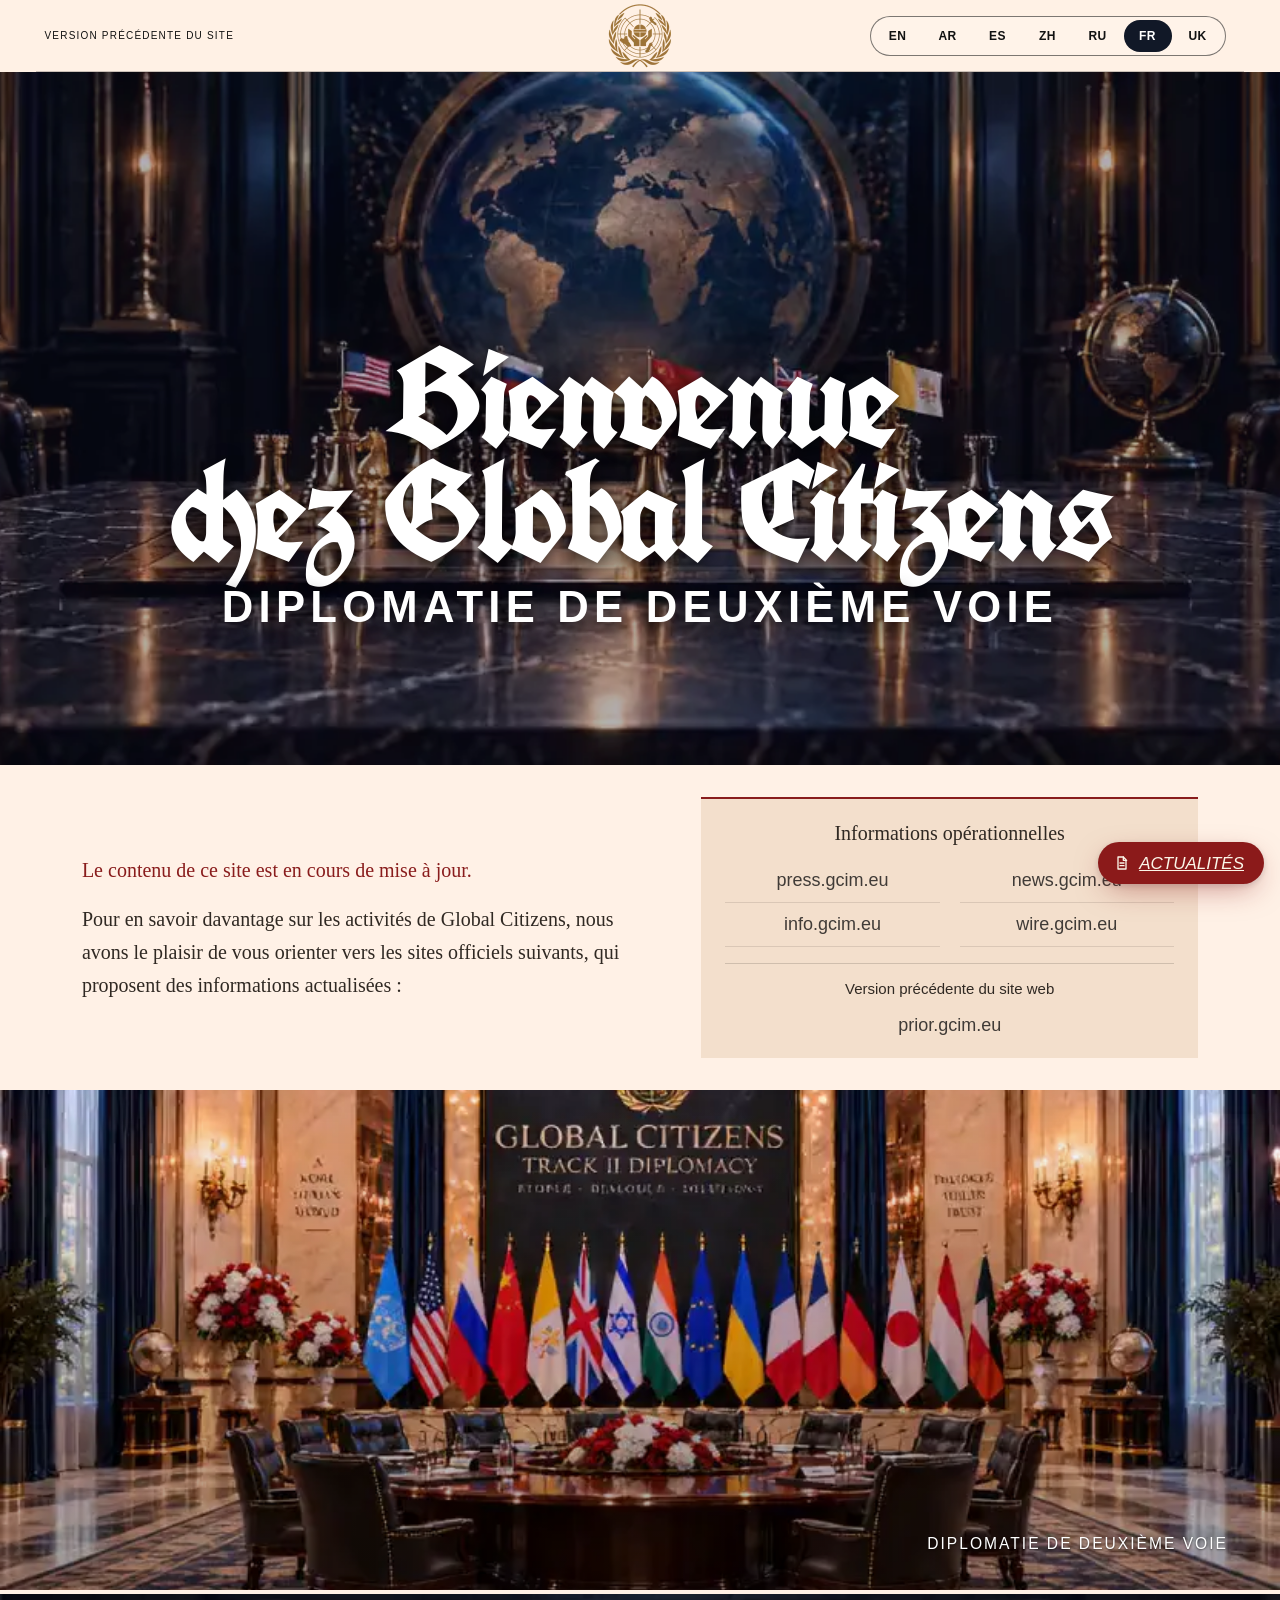
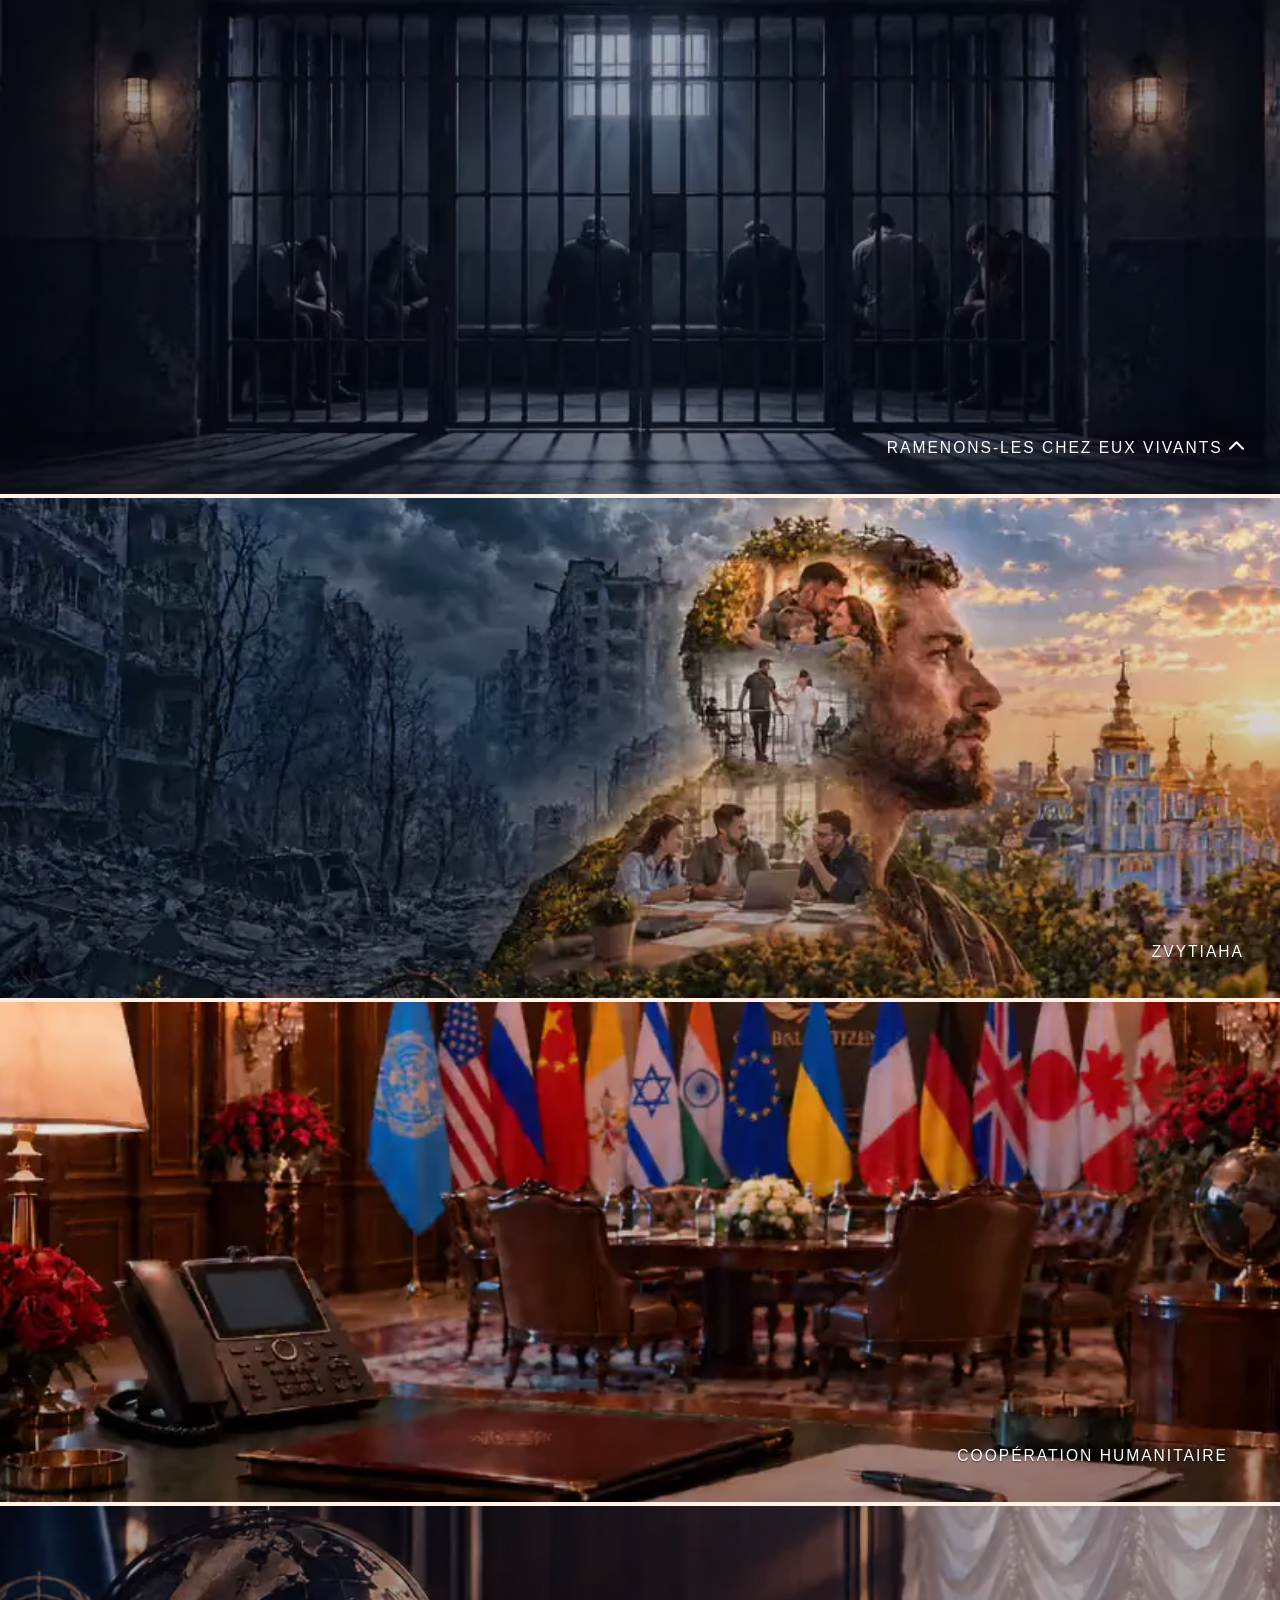
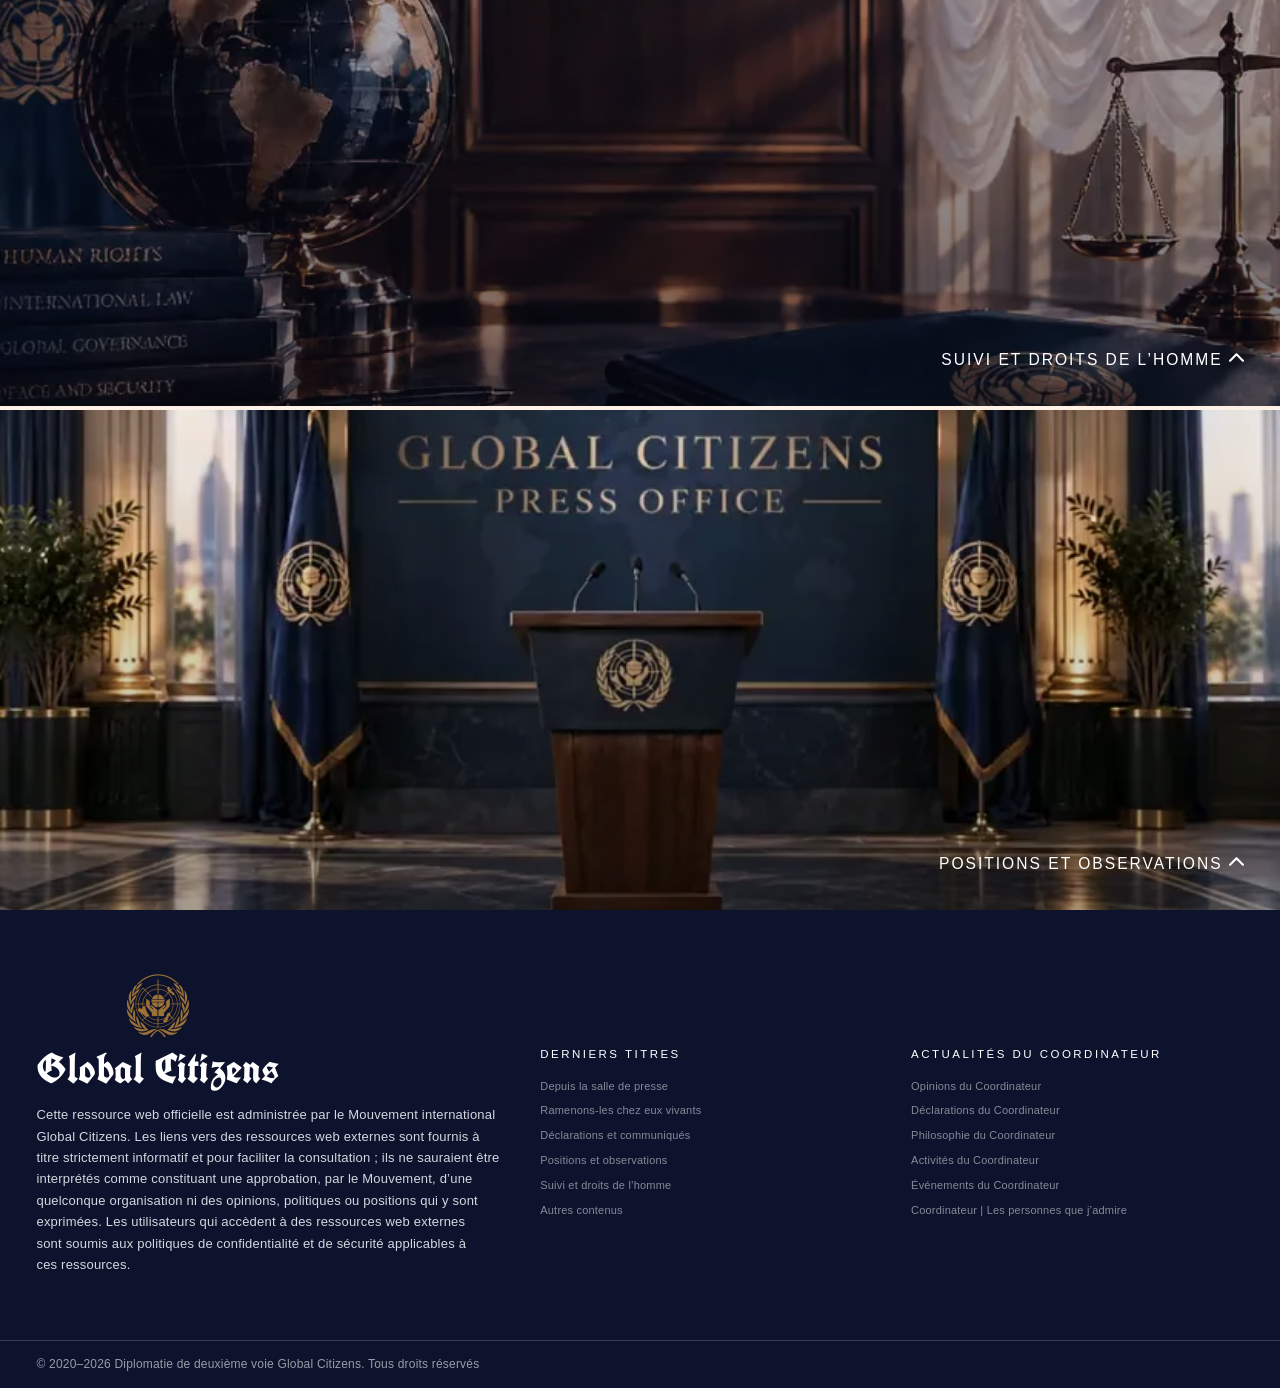
<file: index-fr.html>
<!DOCTYPE html>
<html lang="fr"><head>
<link rel="icon" type="image/png" sizes="32x32" href="assets/favicon-32.png?v=17">
<link rel="icon" type="image/png" sizes="192x192" href="assets/favicon-192.png?v=17">
<link rel="icon" type="image/png" sizes="512x512" href="assets/favicon-512.png?v=17">
<link rel="shortcut icon" href="assets/favicon.ico?v=17">
<link rel="apple-touch-icon" sizes="180x180" href="apple-touch-icon.png?v=17">

<meta charset="UTF-8">
	<meta name="viewport" content="width=device-width, initial-scale=1">
<meta name="robots" content="index, follow, max-image-preview:large, max-snippet:-1, max-video-preview:-1">

	<title>Global Citizens — Site officiel</title>
<meta name="description" content="Site officiel du Mouvement international Global Citizens. Informations actualisées et liens vers les ressources web officielles du Mouvement.">
<link rel="canonical" href="https://gcim.eu/index-fr.html">
<link rel="alternate" hreflang="en-US" href="https://gcim.eu/">
<link rel="alternate" hreflang="ru" href="https://gcim.eu/index-ru.html">
<link rel="alternate" hreflang="fr" href="https://gcim.eu/index-fr.html">
<link rel="alternate" hreflang="es" href="https://gcim.eu/index-es.html">
<link rel="alternate" hreflang="ar" href="https://gcim.eu/index-ar.html">
<link rel="alternate" hreflang="zh-CN" href="https://gcim.eu/index-zh.html">
<link rel="alternate" hreflang="uk" href="https://gcim.eu/index-uk.html">
<link rel="alternate" hreflang="x-default" href="https://gcim.eu/">
<meta property="og:locale" content="fr_FR">
<meta property="og:type" content="website">
<meta property="og:title" content="Global Citizens — Site officiel">
<meta property="og:description" content="Site officiel du Mouvement international Global Citizens. Informations actualisées et liens vers les ressources web officielles du Mouvement.">
<meta property="og:url" content="https://gcim.eu/index-fr.html">
<meta property="og:site_name" content="Global Citizens">
<meta property="article:publisher" content="https://gcim.eu/">
<meta property="article:modified_time" content="2026-10-24T10:52:30+00:00">
<meta property="og:image" content="https://gcim.eu/assets/social-preview.jpg">
<meta property="og:image:width" content="1200">
<meta property="og:image:height" content="630">
<meta property="og:image:type" content="image/jpeg">
<meta property="og:image:alt" content="Global Citizens">
<meta name="twitter:card" content="summary_large_image">
<meta name="twitter:title" content="Global Citizens — Site officiel">
<meta name="twitter:description" content="Site officiel du Mouvement international Global Citizens. Informations actualisées et liens vers les ressources web officielles du Mouvement.">
<meta name="twitter:image" content="https://gcim.eu/assets/social-preview.jpg">
<meta name="twitter:image:alt" content="Global Citizens">
<meta name="twitter:site" content="@globalcitizens">

<meta name="apple-mobile-web-app-title" content="Global Citizens">
	<meta name="application-name" content="Global Citizens">
	<meta name="theme-color" content="#f5f5f5">
	<meta name="msapplication-TileColor" content="#0D132D">

<link rel="stylesheet" href="Global%20Citizens_files/site-shared.css?v=20">

<script defer="defer" id="gcim-video-accordion-view-script-js" src="Global%20Citizens_files/view_aIma.js?v=16"></script>

</head>

<body class="home gcim-singular page gcim-embed-responsive gcim-theme-gcim remove-content-margins has-immersive-header has-topper has-sticky-header has-condensed-header" id="top" style="--gcim-scrollbar-width-max: 0px; --gcim-scrollbar-width: 0px;">
<a class="skip-link screen-reader-text" id="gcim-skip-link" href="#gcim--skip-link--target">Aller au contenu</a><div class="gcim-site-blocks"><header class="alignfull site-header gcim-block-template-part">
<div class="gcim-header gcim-header-v2 is-ready">
	<div id="gcim-header-6__main" class="gcim-header__main">
		<div class="gcim-header__main-content">
			<div class="gcim-header__left">
				<div class="gcim-header__menu-toggle">
					<button class="button-icon" aria-controls="gcim-header-6__menu" aria-haspopup="dialog" title="Ouvrir le menu">
						<svg class="button-icon--open" xmlns="http://www.w3.org/2000/svg" viewBox="0 0 20 20" width="20" height="20"><rect y="5" width="20" height="3.1" rx="1.5" ry="1.5" fill="currentColor"></rect><rect y="12.4" width="20" height="3.1" rx="1.5" ry="1.5" fill="currentColor"></rect></svg>						<svg class="button-icon--close" width="20" height="20" viewBox="0 0 20 20" fill="none" xmlns="http://www.w3.org/2000/svg">
    <path d="M16.663 2.10024C17.0552 2.07743 17.441 2.20784 17.739 2.46397C18.3266 3.05507 18.3266 4.00976 17.739 4.60087L4.87214 17.4678C4.26097 18.0396 3.30194 18.0079 2.73005 17.3967C2.2129 16.844 2.18276 15.9945 2.65948 15.4066L15.6021 2.46397C15.8962 2.21153 16.2758 2.08137 16.663 2.10024Z" fill="currentColor"></path>
    <path d="M3.81132 2.1002C4.20889 2.1019 4.58993 2.25971 4.87221 2.53969L17.7391 15.4066C18.2835 16.0424 18.2095 16.9991 17.5738 17.5435C17.0064 18.0294 16.1695 18.0294 15.6022 17.5435L2.65955 4.67664C2.04853 4.1046 2.01694 3.14552 2.58898 2.5345C2.61174 2.5102 2.63524 2.48669 2.65955 2.46393C2.97646 2.18834 3.39354 2.05663 3.81132 2.1002Z" fill="currentColor"></path>
</svg>
						<span>Menu</span>
					</button>
				</div>
				<a class="gcim-header__previous-site-link" href="https://prior.gcim.eu/">VERSION PRÉCÉDENTE DU SITE</a>
			</div>
			<div class="gcim-header__center">
				<a class="gcim-header__logo" href="index-fr.html" rel="home" title="Global Citizens">
										<picture class="gcim-header__logo-img gcim-header__logo-img--white">
						<source type="image/webp" srcset="Global%20Citizens_files/gcim-gold-emblem-128.webp 1x">
						<img src="Global%20Citizens_files/gcim-gold-emblem-128.webp" alt="Global Citizens" width="128" height="128" loading="eager" fetchpriority="high">
					</picture>
					<picture class="gcim-header__logo-img gcim-header__logo-img--navy">
						<source type="image/webp" srcset="Global%20Citizens_files/gcim-gold-emblem-128.webp 1x">
						<img src="Global%20Citizens_files/gcim-gold-emblem-128.webp" alt="Global Citizens" width="128" height="128" loading="eager">
					</picture>
				</a>
			</div>
			<div class="gcim-header__right">
								<details class="gcim-mobile-language-switcher">
					<summary aria-label="Sélecteur de langue"><span>FR</span></summary>
					<nav class="gcim-mobile-language-switcher__menu" aria-label="Langues — version mobile">
<a href="index.html" lang="en">EN</a>
<a href="index-ar.html" lang="ar">AR</a>
<a href="index-es.html" lang="es">ES</a>
<a href="index-zh.html" lang="zh-CN">ZH</a>
<a href="index-ru.html" lang="ru">RU</a>
<a class="is-active" aria-current="page" href="index-fr.html" lang="fr">FR</a>
<a href="index-uk.html" lang="uk">UK</a>
</nav>
				</details>
<nav class="gcim-header-language-switcher" aria-label="Langues — version de bureau">
<a href="index.html" lang="en">EN</a>
<a href="index-ar.html" lang="ar">AR</a>
<a href="index-es.html" lang="es">ES</a>
<a href="index-zh.html" lang="zh-CN">ZH</a>
<a href="index-ru.html" lang="ru">RU</a>
<a class="is-active" href="index-fr.html" lang="fr" aria-current="page">FR</a>
<a href="index-uk.html" lang="uk">UK</a>
</nav>
				<div class="gcim-header__search-toggle" hidden>
					<button class="button-icon" aria-controls="gcim-header-6__search" aria-expanded="false" aria-haspopup="dialog" title="Ouvrir la recherche">
						<span>Rechercher</span>
						<svg class="button-icon--open" width="20" height="20" viewBox="0 0 20 20" fill="none" xmlns="http://www.w3.org/2000/svg">
    <path d="M18.3929 18.306L13.8709 13.6029C15.0336 12.2207 15.6706 10.4817 15.6706 8.67124C15.6706 4.44139 12.2292 1 7.99937 1C3.76951 1 0.328125 4.44139 0.328125 8.67124C0.328125 12.9011 3.76951 16.3425 7.99937 16.3425C9.58732 16.3425 11.1006 15.8635 12.3943 14.9543L16.9507 19.6932C17.1412 19.8909 17.3973 20 17.6718 20C17.9316 20 18.1781 19.9009 18.3652 19.7208C18.7628 19.3383 18.7755 18.7039 18.3929 18.306ZM7.99937 3.00119C11.1259 3.00119 13.6694 5.54471 13.6694 8.67124C13.6694 11.7978 11.1259 14.3413 7.99937 14.3413C4.87284 14.3413 2.32932 11.7978 2.32932 8.67124C2.32932 5.54471 4.87284 3.00119 7.99937 3.00119Z" fill="currentColor"></path>
</svg>
						<svg class="button-icon--close" width="20" height="20" viewBox="0 0 20 20" fill="none" xmlns="http://www.w3.org/2000/svg">
    <path d="M16.663 2.10024C17.0552 2.07743 17.441 2.20784 17.739 2.46397C18.3266 3.05507 18.3266 4.00976 17.739 4.60087L4.87214 17.4678C4.26097 18.0396 3.30194 18.0079 2.73005 17.3967C2.2129 16.844 2.18276 15.9945 2.65948 15.4066L15.6021 2.46397C15.8962 2.21153 16.2758 2.08137 16.663 2.10024Z" fill="currentColor"></path>
    <path d="M3.81132 2.1002C4.20889 2.1019 4.58993 2.25971 4.87221 2.53969L17.7391 15.4066C18.2835 16.0424 18.2095 16.9991 17.5738 17.5435C17.0064 18.0294 16.1695 18.0294 15.6022 17.5435L2.65955 4.67664C2.04853 4.1046 2.01694 3.14552 2.58898 2.5345C2.61174 2.5102 2.63524 2.48669 2.65955 2.46393C2.97646 2.18834 3.39354 2.05663 3.81132 2.1002Z" fill="currentColor"></path>
</svg>
					</button>
				</div>
				<div id="gcim-header-6__search" class="gcim-header__search" role="search" hidden>
					<div class="gcim-header__search-content">
						<form role="search" method="get" action="#">
							<div class="gcim-header__search-box">
								<label class="screen-reader-text" for="gcim-header-6__search-input">Rechercher :</label>
								<input type="search" id="gcim-header-6__search-input" class="gcim-header__search-input" name="s" title="Rechercher :">
							</div>
							<button type="submit" class="gcim-header__search-submit" title="Rechercher">
								<svg width="20" height="20" viewBox="0 0 20 20" fill="none" xmlns="http://www.w3.org/2000/svg">
    <path d="M18.3929 18.306L13.8709 13.6029C15.0336 12.2207 15.6706 10.4817 15.6706 8.67124C15.6706 4.44139 12.2292 1 7.99937 1C3.76951 1 0.328125 4.44139 0.328125 8.67124C0.328125 12.9011 3.76951 16.3425 7.99937 16.3425C9.58732 16.3425 11.1006 15.8635 12.3943 14.9543L16.9507 19.6932C17.1412 19.8909 17.3973 20 17.6718 20C17.9316 20 18.1781 19.9009 18.3652 19.7208C18.7628 19.3383 18.7755 18.7039 18.3929 18.306ZM7.99937 3.00119C11.1259 3.00119 13.6694 5.54471 13.6694 8.67124C13.6694 11.7978 11.1259 14.3413 7.99937 14.3413C4.87284 14.3413 2.32932 11.7978 2.32932 8.67124C2.32932 5.54471 4.87284 3.00119 7.99937 3.00119Z" fill="currentColor"></path>
</svg>
							</button>
						</form>
					</div>
				</div>
			</div>
		</div>
	</div>

			<div id="gcim-header-6__primary" class="gcim-header__primary is-ready" hidden>
			<nav class="gcim-header__primary-navigation" aria-label="Navigation principale">
				<button class="gcim-header__primary-left button-icon">
					<span class="screen-reader-text">Faire défiler vers la gauche</span>
					<svg xmlns="http://www.w3.org/2000/svg" width="15" height="15" viewBox="0 0 15 15" fill="none">
    <path d="M7.50004 3.22472C7.76887 3.22472 8.03767 3.32737 8.24263 3.53223L14.6923 9.98196C15.1026 10.3922 15.1026 11.0574 14.6923 11.4676C14.2822 11.8777 13.6171 11.8777 13.2068 11.4676L7.50004 5.76048L1.79326 11.4674C1.38298 11.8775 0.717978 11.8775 0.307895 11.4674C-0.102588 11.0572 -0.102588 10.392 0.307895 9.98176L6.75746 3.53203C6.96251 3.32714 7.23131 3.22472 7.50004 3.22472Z" fill="currentColor"></path>
</svg>
				</button>
				<ul id="menu-primary-navigation" class="menu menu--desktop"><li id="menu-item-60001" class="menu-item menu-item-type-post_type menu-item-object-page menu-item-60001"><a href="index-fr.html#" hidden>ACCUEIL</a></li>
<li id="menu-item-60002" class="menu-item menu-item-type-post_type menu-item-object-page menu-item-60002"><a href="index-fr.html#" hidden>ACTUALITÉS</a></li>
<li id="menu-item-60006" class="menu-item menu-item-type-post_type menu-item-object-page menu-item-60006"><a href="index-fr.html#" hidden>À PROPOS DE NOUS</a></li>
<li id="menu-item-60003" class="menu-item menu-item-type-post_type menu-item-object-page menu-item-60003"><a href="index-fr.html#" hidden>COORDINATEUR</a></li>
<li id="menu-item-60004" class="menu-item menu-item-type-post_type menu-item-object-page menu-item-60004"><a href="index-fr.html#" hidden>INITIATIVES</a></li>
<li id="menu-item-60005" class="menu-item menu-item-type-post_type menu-item-object-page menu-item-60005"><a href="index-fr.html#" hidden>CONTACTS</a></li>
</ul><ul id="menu-primary-navigation-mobile" class="menu menu--mobile"><li id="menu-item-60101" class="menu-item menu-item-type-post_type menu-item-object-page menu-item-60101"><a href="index-fr.html#" hidden>ACCUEIL</a></li>
<li id="menu-item-60102" class="menu-item menu-item-type-post_type menu-item-object-page menu-item-60102"><a href="index-fr.html#" hidden>ACTUALITÉS</a></li>
<li id="menu-item-60106" class="menu-item menu-item-type-post_type menu-item-object-page menu-item-60106"><a href="index-fr.html#" hidden>À PROPOS DE NOUS</a></li>
<li id="menu-item-60103" class="menu-item menu-item-type-post_type menu-item-object-page menu-item-60103"><a href="index-fr.html#" hidden>COORDINATEUR</a></li>
<li id="menu-item-60104" class="menu-item menu-item-type-post_type menu-item-object-page menu-item-60104"><a href="index-fr.html#" hidden>INITIATIVES</a></li>
<li id="menu-item-60105" class="menu-item menu-item-type-post_type menu-item-object-page menu-item-60105"><a href="index-fr.html#" hidden>CONTACTS</a></li>
</ul>				<button class="gcim-header__primary-right button-icon is-active">
					<span class="screen-reader-text">Faire défiler vers la droite</span>
					<svg xmlns="http://www.w3.org/2000/svg" width="15" height="15" viewBox="0 0 15 15" fill="none">
    <path d="M7.50004 3.22472C7.76887 3.22472 8.03767 3.32737 8.24263 3.53223L14.6923 9.98196C15.1026 10.3922 15.1026 11.0574 14.6923 11.4676C14.2822 11.8777 13.6171 11.8777 13.2068 11.4676L7.50004 5.76048L1.79326 11.4674C1.38298 11.8775 0.717978 11.8775 0.307895 11.4674C-0.102588 11.0572 -0.102588 10.392 0.307895 9.98176L6.75746 3.53203C6.96251 3.32714 7.23131 3.22472 7.50004 3.22472Z" fill="currentColor"></path>
</svg>
				</button>
			</nav>
		</div>
	
	<div id="gcim-header-6__menu" class="gcim-header__menu" role="dialog" aria-modal="true" aria-label="Menu principal">
		<button class="gcim-header__menu-close button-icon" aria-controls="gcim-header-6__menu" title="Fermer le menu" disabled="disabled">
			<svg width="20" height="20" viewBox="0 0 20 20" fill="none" xmlns="http://www.w3.org/2000/svg">
    <path d="M16.663 2.10024C17.0552 2.07743 17.441 2.20784 17.739 2.46397C18.3266 3.05507 18.3266 4.00976 17.739 4.60087L4.87214 17.4678C4.26097 18.0396 3.30194 18.0079 2.73005 17.3967C2.2129 16.844 2.18276 15.9945 2.65948 15.4066L15.6021 2.46397C15.8962 2.21153 16.2758 2.08137 16.663 2.10024Z" fill="currentColor"></path>
    <path d="M3.81132 2.1002C4.20889 2.1019 4.58993 2.25971 4.87221 2.53969L17.7391 15.4066C18.2835 16.0424 18.2095 16.9991 17.5738 17.5435C17.0064 18.0294 16.1695 18.0294 15.6022 17.5435L2.65955 4.67664C2.04853 4.1046 2.01694 3.14552 2.58898 2.5345C2.61174 2.5102 2.63524 2.48669 2.65955 2.46393C2.97646 2.18834 3.39354 2.05663 3.81132 2.1002Z" fill="currentColor"></path>
</svg>
			<span class="screen-reader-text">Fermer</span>
		</button>
		<div class="gcim-header__menu-content">
			<nav class="gcim-header__drawer-navigation" aria-label="Navigation principale"><ul class="menu gcim-header__drawer-menu"><li class="menu-item"><a href="index-fr.html#" hidden>ACCUEIL</a></li><li class="menu-item"><a href="index-fr.html#" hidden>ACTUALITÉS</a></li><li class="menu-item"><a href="index-fr.html#" hidden>À PROPOS DE NOUS</a></li><li class="menu-item"><a href="index-fr.html#" hidden>COORDINATEUR</a></li><li class="menu-item"><a href="index-fr.html#" hidden>INITIATIVES</a></li><li class="menu-item"><a href="index-fr.html#" hidden>CONTACTS</a></li><li class="menu-item gcim-header__drawer-previous-site-mobile"><a href="https://prior.gcim.eu/">VERSION PRÉCÉDENTE DU SITE</a></li></ul></nav>
		</div>
	</div>

	<div class="gcim-header__overlay"></div>

</div>
</header>

<main id="gcim--skip-link--target" class="gcim-block-group site-content is-layout-flow gcim-block-group-is-layout-flow">
	<div class="entry-content gcim-block-post-content has-global-padding is-layout-constrained gcim-block-post-content-is-layout-constrained">
<div class="alignfull has-wide-width has-min-height-80 has-media has-media-fixed is-immersive-header-element is-style-full-media gcim-topper">
	<div class="gcim-topper__inner-container">
		<div class="gcim-topper__content">
			
				<h1 class="gcim-topper__headline gc-hero-title"><span>Bienvenue</span><span>chez Global Citizens</span><span class="gc-hero-subtitle">DIPLOMATIE DE DEUXIÈME VOIE</span></h1>
			
							<div class="gcim-topper__deck">

				</div>

							<div class="gcim-topper__media"><figure class="gcim-topper__media--figure"><video class="gcim-topper__media--video" muted="muted" loop="loop" playsinline="playsinline" preload="none" poster="Global%20Citizens_files/hero-great-chessboard-20260920-v3.webp" width="832" height="480"><source data-src="Global%20Citizens_files/hero-great-chessboard-20260920-v3.mp4?v=13" type="video/mp4"></video></figure></div>					</div>
	</div>
	</div>

<div class="alignfull gcim-block-group has-medium-font-size has-global-padding is-layout-constrained gcim-container-core-group-is-layout-268a0545 gcim-block-group-is-layout-constrained gc-temporary-hub">
<div class="gcim-focus-left gc-official-resources">
<section class="gc-official-resources__inner" aria-labelledby="gc-resources-heading">
<h2 id="gc-resources-heading">Informations opérationnelles</h2>
<div class="gc-official-resources__links"><a href="https://press.gcim.eu/"><bdi dir="ltr">press.gcim.eu</bdi></a>
<a href="https://news.gcim.eu/"><bdi dir="ltr">news.gcim.eu</bdi></a>
<a href="https://info.gcim.eu/"><bdi dir="ltr">info.gcim.eu</bdi></a>
<a href="https://wire.gcim.eu/"><bdi dir="ltr">wire.gcim.eu</bdi></a>
</div>
<div class="gc-official-resources__previous"><p>Version précédente du site web</p><a href="https://prior.gcim.eu/"><bdi dir="ltr">prior.gcim.eu</bdi></a></div>
</section></div>
<div class="gc-temporary-notice"><div class="gc-temporary-notice__body">
<p>Le contenu de ce site est en cours de mise à jour.</p>
<p>Pour en savoir davantage sur les activités de Global Citizens, nous avons le plaisir de vous orienter vers les sites officiels suivants, qui proposent des informations actualisées :</p>
</div></div>

</div>

<div style="--gcim--video-accordion--height:500px;--gcim--video-accordion--hover-expansion:1" class="is-vertical alignfull gcim-video-accordion is-content-justification-center is-layout-flex gcim-container-video-accordion-is-layout-631eaa29 gcim-video-accordion-is-layout-flex" data-show-title="both">
	
<div class="has-link gcim-video-accordion-item has-text-align-right is-layout-flex gcim-container-video-accordion-item-is-layout-631eaa29 gcim-video-accordion-item-is-layout-flex" data-show-title-both="" data-autoplay="always">

	<div class="gcim-video-accordion-item__media" data-show-title-both="">
		<video data-src="Global%20Citizens_files/track-II-diplomacy-20260920-v9.mp4?v=13" muted="muted" loop="loop" playsinline="playsinline" tabindex="-1" preload="none" poster="Global%20Citizens_files/track-II-diplomacy-20260920-v9.webp" width="832" height="480"></video>

			</div>

			<div class="gcim-video-accordion-item__content" data-show-title-both="">
			<h3 class="gcim-video-accordion-item__title">
				
				DIPLOMATIE DE DEUXIÈME VOIE
				<svg xmlns="http://www.w3.org/2000/svg" width="15" height="15" viewBox="0 0 15 15" fill="none">
    <path d="M7.50004 3.22472C7.76887 3.22472 8.03767 3.32737 8.24263 3.53223L14.6923 9.98196C15.1026 10.3922 15.1026 11.0574 14.6923 11.4676C14.2822 11.8777 13.6171 11.8777 13.2068 11.4676L7.50004 5.76048L1.79326 11.4674C1.38298 11.8775 0.717978 11.8775 0.307895 11.4674C-0.102588 11.0572 -0.102588 10.392 0.307895 9.98176L6.75746 3.53203C6.96251 3.32714 7.23131 3.22472 7.50004 3.22472Z" fill="currentColor"></path>
</svg>

							</h3>
		</div>
	</div>

<div class="gcim-bars-video has-link gcim-video-accordion-item has-text-align-right is-layout-flex gcim-container-video-accordion-item-is-layout-631eaa29 gcim-video-accordion-item-is-layout-flex" data-show-title-both="" data-autoplay="always">
			<a href="https://gcim.eu/newsroom/bring-them-home-alive/" class="gcim-video-accordion-item__link"><h3 class="gcim-video-accordion-item__title">
				
				RAMENONS-LES CHEZ EUX VIVANTS
				<svg xmlns="http://www.w3.org/2000/svg" width="15" height="15" viewBox="0 0 15 15" fill="none">
    <path d="M7.50004 3.22472C7.76887 3.22472 8.03767 3.32737 8.24263 3.53223L14.6923 9.98196C15.1026 10.3922 15.1026 11.0574 14.6923 11.4676C14.2822 11.8777 13.6171 11.8777 13.2068 11.4676L7.50004 5.76048L1.79326 11.4674C1.38298 11.8775 0.717978 11.8775 0.307895 11.4674C-0.102588 11.0572 -0.102588 10.392 0.307895 9.98176L6.75746 3.53203C6.96251 3.32714 7.23131 3.22472 7.50004 3.22472Z" fill="currentColor"></path>
</svg>

							</h3></a>
	
	<div class="gcim-video-accordion-item__media" data-show-title-both="">
		<video data-src="Global%20Citizens_files/bring-them-home-alive-20260920-v2.mp4?v=13" style="object-position:50% 50%;background:#0D132D;" muted="muted" loop="loop" playsinline="playsinline" tabindex="-1" preload="none" poster="Global%20Citizens_files/bring-them-home-alive-20260920-v2.webp" width="832" height="480"></video>

			</div>

			<div class="gcim-video-accordion-item__content" data-show-title-both="">
			
		</div>
	</div>

<div id="gc-recovery-video" class="gcim-video-accordion-item has-text-align-right is-layout-flex gcim-container-video-accordion-item-is-layout-631eaa29 gcim-video-accordion-item-is-layout-flex" data-autoplay="always">
<div class="gcim-video-accordion-item__media">
<video data-src="Global%20Citizens_files/recovery-section-v7.mp4?v=13" muted loop playsinline tabindex="-1" preload="none" poster="Global%20Citizens_files/recovery-section-v7.webp" width="832" height="480"></video>
</div>
<div class="gcim-video-accordion-item__content" data-show-title-both=""><h3 class="gcim-video-accordion-item__title">ZVYTIAHA</h3></div>
</div>

<div class="has-link gcim-video-accordion-item has-text-align-right is-layout-flex gcim-container-video-accordion-item-is-layout-631eaa29 gcim-video-accordion-item-is-layout-flex" data-show-title-both="" data-autoplay="always">

	<div class="gcim-video-accordion-item__media" data-show-title-both="">
		<video data-src="Global%20Citizens_files/humanitarian-cooperation-20260920-v3.mp4?v=13" style="object-position:50% 50%;background:#0D132D;" muted="muted" loop="loop" playsinline="playsinline" tabindex="-1" preload="none" poster="Global%20Citizens_files/humanitarian-cooperation-20260920-v3.webp" width="832" height="480"></video>

			</div>

			<div class="gcim-video-accordion-item__content" data-show-title-both="">
			<h3 class="gcim-video-accordion-item__title">
				
				COOPÉRATION HUMANITAIRE
				<svg xmlns="http://www.w3.org/2000/svg" width="15" height="15" viewBox="0 0 15 15" fill="none">
    <path d="M7.50004 3.22472C7.76887 3.22472 8.03767 3.32737 8.24263 3.53223L14.6923 9.98196C15.1026 10.3922 15.1026 11.0574 14.6923 11.4676C14.2822 11.8777 13.6171 11.8777 13.2068 11.4676L7.50004 5.76048L1.79326 11.4674C1.38298 11.8775 0.717978 11.8775 0.307895 11.4674C-0.102588 11.0572 -0.102588 10.392 0.307895 9.98176L6.75746 3.53203C6.96251 3.32714 7.23131 3.22472 7.50004 3.22472Z" fill="currentColor"></path>
</svg>

							</h3>
		</div>
	</div>

<div class="gcim-monitoring-human-rights-custom has-link gcim-video-accordion-item has-text-align-right is-layout-flex gcim-container-video-accordion-item-is-layout-631eaa29 gcim-video-accordion-item-is-layout-flex" data-show-title-both="" data-autoplay="always">
			<a href="https://gcim.eu/newsroom/monitoring/" class="gcim-video-accordion-item__link"><h3 class="gcim-video-accordion-item__title">
				
				SUIVI ET DROITS DE L’HOMME
				<svg xmlns="http://www.w3.org/2000/svg" width="15" height="15" viewBox="0 0 15 15" fill="none">
    <path d="M7.50004 3.22472C7.76887 3.22472 8.03767 3.32737 8.24263 3.53223L14.6923 9.98196C15.1026 10.3922 15.1026 11.0574 14.6923 11.4676C14.2822 11.8777 13.6171 11.8777 13.2068 11.4676L7.50004 5.76048L1.79326 11.4674C1.38298 11.8775 0.717978 11.8775 0.307895 11.4674C-0.102588 11.0572 -0.102588 10.392 0.307895 9.98176L6.75746 3.53203C6.96251 3.32714 7.23131 3.22472 7.50004 3.22472Z" fill="currentColor"></path>
</svg>

							</h3></a>
	
	<div class="gcim-video-accordion-item__media" data-show-title-both="">
		<video data-src="Global%20Citizens_files/monitoring-human-rights-20260920-v3.mp4?v=13" style="object-position:50% 50%;background:#0D132D;" muted="muted" loop="loop" playsinline="playsinline" tabindex="-1" preload="none" poster="Global%20Citizens_files/monitoring-human-rights-20260920-v3.webp" width="832" height="480"></video>

			</div>

			<div class="gcim-video-accordion-item__content" data-show-title-both="">
			
		</div>
	</div>

<div class="has-link gcim-video-accordion-item has-text-align-right is-layout-flex gcim-container-video-accordion-item-is-layout-631eaa29 gcim-video-accordion-item-is-layout-flex is-active" data-show-title-both="" data-autoplay="always">
			<a href="https://gcim.eu/category/positions-remarks/" class="gcim-video-accordion-item__link"><h3 class="gcim-video-accordion-item__title">
				
				POSITIONS ET OBSERVATIONS
				<svg xmlns="http://www.w3.org/2000/svg" width="15" height="15" viewBox="0 0 15 15" fill="none">
    <path d="M7.50004 3.22472C7.76887 3.22472 8.03767 3.32737 8.24263 3.53223L14.6923 9.98196C15.1026 10.3922 15.1026 11.0574 14.6923 11.4676C14.2822 11.8777 13.6171 11.8777 13.2068 11.4676L7.50004 5.76048L1.79326 11.4674C1.38298 11.8775 0.717978 11.8775 0.307895 11.4674C-0.102588 11.0572 -0.102588 10.392 0.307895 9.98176L6.75746 3.53203C6.96251 3.32714 7.23131 3.22472 7.50004 3.22472Z" fill="currentColor"></path>
</svg>

							</h3></a>
	
	<div class="gcim-video-accordion-item__media" data-show-title-both="">
		<video data-src="Global%20Citizens_files/positions-remarks-press-service-20260920-v3.mp4?v=13" style="object-position:50% 50%;background:#0D132D;" muted="muted" loop="loop" playsinline="playsinline" tabindex="-1" preload="none" poster="Global%20Citizens_files/positions-remarks-press-service-20260920-v3.webp" width="832" height="468"></video>

			</div>

			<div class="gcim-video-accordion-item__content" data-show-title-both="">
			
		</div>
	</div>

</div>

<div class="gcim-raw-html">

<div id="f250-widget">

  <a class="gcim-newsroom-fab" id="f250-fab" href="https://press.gcim.eu/" aria-label="Ouvrir les actualités">
    <span class="gcim-newsroom-fab-pulse" aria-hidden="true"></span>
    <svg viewBox="0 0 24 24" fill="none" stroke="currentColor" stroke-width="2" stroke-linecap="round" stroke-linejoin="round" aria-hidden="true"><path d="M6 3h8l4 4v14H6z"></path><path d="M14 3v5h5"></path><line x1="9" y1="12" x2="15" y2="12"></line><line x1="9" y1="16" x2="15" y2="16"></line></svg>
    <span class="gcim-newsroom-fab-label">ACTUALITÉS</span>
  </a>

</div></div></div>
</main>

<footer class="alignfull site-footer gcim-block-template-part">
<div class="gcim-footer gcim-footer-v2">
	<div class="gcim-footer__inner-container">

		<div class="gcim-footer__navigation has-3-menus-with-end">
			<div class="gcim-footer__navigation--inner-container">

					<div class="gcim-footer-brand-left">
<a class="gcim-footer__logo" href="index-fr.html" rel="home" title="Global Citizens">
											<img src="Global%20Citizens_files/gcim-gold-emblem-128.webp" alt="Global Citizens" width="64" height="64" style="display:block;width:64px;height:64px;margin:0 auto 10px auto;">
											<span style="font-family:&quot;GC Masthead&quot;,serif;font-size:42px;line-height:1;color:#fff;white-space:nowrap;display:inline-block;">Global Citizens</span>
										</a>
<p class="gcim-footer-disclaimer">Cette ressource web officielle est administrée par le Mouvement international Global Citizens. Les liens vers des ressources web externes sont fournis à titre strictement informatif et pour faciliter la consultation ; ils ne sauraient être interprétés comme constituant une approbation, par le Mouvement, d’une quelconque organisation ni des opinions, politiques ou positions qui y sont exprimées. Les utilisateurs qui accèdent à des ressources web externes sont soumis aux politiques de confidentialité et de sécurité applicables à ces ressources.</p>
<div class="gcim-footer__social-links" hidden>
					
<ul class="gcim-block-social-links is-layout-flex gcim-block-social-links-is-layout-flex">
	<li class="gcim-social-link gcim-social-link-x gcim-block-social-link"><a class="gcim-block-social-link-anchor" aria-disabled="true" tabindex="-1"><svg width="24" height="24" viewBox="0 0 24 24" xmlns="http://www.w3.org/2000/svg" aria-hidden="true" focusable="false">
    <path d="M18.901 1.153h3.68l-8.04 9.19L24 22.846h-7.406l-5.8-7.584-6.638 7.584H.474l8.6-9.83L0 1.154h7.594l5.243 6.932ZM17.61 20.644h2.039L6.486 3.24H4.298Z"></path>
</svg><span class="gcim-block-social-link-label screen-reader-text">X</span></a></li>

	<li class="gcim-social-link gcim-social-link-instagram gcim-block-social-link"><a class="gcim-block-social-link-anchor" aria-disabled="true" tabindex="-1"><svg width="24" height="24" viewBox="0 0 24 24" xmlns="http://www.w3.org/2000/svg" aria-hidden="true" focusable="false">
    <path d="M7.0301.084c-1.2768.0602-2.1487.264-2.911.5634-.7888.3075-1.4575.72-2.1228 1.3877-.6652.6677-1.075 1.3368-1.3802 2.127-.2954.7638-.4956 1.6365-.552 2.914-.0564 1.2775-.0689 1.6882-.0626 4.947.0062 3.2586.0206 3.6671.0825 4.9473.061 1.2765.264 2.1482.5635 2.9107.308.7889.72 1.4573 1.388 2.1228.6679.6655 1.3365 1.0743 2.1285 1.38.7632.295 1.6361.4961 2.9134.552 1.2773.056 1.6884.069 4.9462.0627 3.2578-.0062 3.668-.0207 4.9478-.0814 1.28-.0607 2.147-.2652 2.9098-.5633.7889-.3086 1.4578-.72 2.1228-1.3881.665-.6682 1.0745-1.3378 1.3795-2.1284.2957-.7632.4966-1.636.552-2.9124.056-1.2809.0692-1.6898.063-4.948-.0063-3.2583-.021-3.6668-.0817-4.9465-.0607-1.2797-.264-2.1487-.5633-2.9117-.3084-.7889-.72-1.4568-1.3876-2.1228C21.2982 1.33 20.628.9208 19.8378.6165 19.074.321 18.2017.1197 16.9244.0645 15.6471.0093 15.236-.005 11.977.0014 8.718.0076 8.31.0215 7.0301.0839m.1402 21.6932c-1.17-.0509-1.8053-.2453-2.2287-.408-.5606-.216-.96-.4771-1.3819-.895-.422-.4178-.6811-.8186-.9-1.378-.1644-.4234-.3624-1.058-.4171-2.228-.0595-1.2645-.072-1.6442-.079-4.848-.007-3.2037.0053-3.583.0607-4.848.05-1.169.2456-1.805.408-2.2282.216-.5613.4762-.96.895-1.3816.4188-.4217.8184-.6814 1.3783-.9003.423-.1651 1.0575-.3614 2.227-.4171 1.2655-.06 1.6447-.072 4.848-.079 3.2033-.007 3.5835.005 4.8495.0608 1.169.0508 1.8053.2445 2.228.408.5608.216.96.4754 1.3816.895.4217.4194.6816.8176.9005 1.3787.1653.4217.3617 1.056.4169 2.2263.0602 1.2655.0739 1.645.0796 4.848.0058 3.203-.0055 3.5834-.061 4.848-.051 1.17-.245 1.8055-.408 2.2294-.216.5604-.4763.96-.8954 1.3814-.419.4215-.8181.6811-1.3783.9-.4224.1649-1.0577.3617-2.2262.4174-1.2656.0595-1.6448.072-4.8493.079-3.2045.007-3.5825-.006-4.848-.0608M16.953 5.5864A1.44 1.44 0 1 0 18.39 4.144a1.44 1.44 0 0 0-1.437 1.4424M5.8385 12.012c.0067 3.4032 2.7706 6.1557 6.173 6.1493 3.4026-.0065 6.157-2.7701 6.1506-6.1733-.0065-3.4032-2.771-6.1565-6.174-6.1498-3.403.0067-6.156 2.771-6.1496 6.1738M8 12.0077a4 4 0 1 1 4.008 3.9921A3.9996 3.9996 0 0 1 8 12.0077"></path>
</svg><span class="gcim-block-social-link-label screen-reader-text">Instagram</span></a></li>

	<li class="gcim-social-link gcim-social-link-tiktok gcim-block-social-link"><a class="gcim-block-social-link-anchor" aria-disabled="true" tabindex="-1"><svg width="24" height="24" viewBox="0 0 32 32" version="1.1" xmlns="http://www.w3.org/2000/svg" aria-hidden="true" focusable="false"><path d="M16.708 0.027c1.745-0.027 3.48-0.011 5.213-0.027 0.105 2.041 0.839 4.12 2.333 5.563 1.491 1.479 3.6 2.156 5.652 2.385v5.369c-1.923-0.063-3.855-0.463-5.6-1.291-0.76-0.344-1.468-0.787-2.161-1.24-0.009 3.896 0.016 7.787-0.025 11.667-0.104 1.864-0.719 3.719-1.803 5.255-1.744 2.557-4.771 4.224-7.88 4.276-1.907 0.109-3.812-0.411-5.437-1.369-2.693-1.588-4.588-4.495-4.864-7.615-0.032-0.667-0.043-1.333-0.016-1.984 0.24-2.537 1.495-4.964 3.443-6.615 2.208-1.923 5.301-2.839 8.197-2.297 0.027 1.975-0.052 3.948-0.052 5.923-1.323-0.428-2.869-0.308-4.025 0.495-0.844 0.547-1.485 1.385-1.819 2.333-0.276 0.676-0.197 1.427-0.181 2.145 0.317 2.188 2.421 4.027 4.667 3.828 1.489-0.016 2.916-0.88 3.692-2.145 0.251-0.443 0.532-0.896 0.547-1.417 0.131-2.385 0.079-4.76 0.095-7.145 0.011-5.375-0.016-10.735 0.025-16.093z"></path></svg><span class="gcim-block-social-link-label screen-reader-text">TikTok</span></a></li>

	<li class="gcim-social-link gcim-social-link-truth-social gcim-block-social-link"><a class="gcim-block-social-link-anchor" aria-disabled="true" tabindex="-1"><svg width="24" height="24" viewBox="0 0 24 24" xmlns="http://www.w3.org/2000/svg" aria-hidden="true" focusable="false">
    <path d="M24,7.3V1.8h-15.2v20.3h6.6V7.3h8.7Z"></path>
    <path d="M0,1.8h6.3v5.5H0V1.8Z"></path>
    <path d="M17.7,16.7h6.3v5.5h-6.3v-5.5Z"></path>
</svg><span class="gcim-block-social-link-label screen-reader-text">Icône de partage</span></a></li>

	<li class="gcim-social-link gcim-social-link-rumble gcim-block-social-link"><a class="gcim-block-social-link-anchor" aria-disabled="true" tabindex="-1"><svg width="24" height="24" viewBox="0 0 24 24" xmlns="http://www.w3.org/2000/svg" aria-hidden="true" focusable="false">
	<path d="M14.4528 13.5458c0.8064 -0.6542 0.9297 -1.8381 0.2756 -2.6445a1.8802 1.8802 0 0 0 -0.2756 -0.2756 21.2127 21.2127 0 0 0 -4.3121 -2.776c-1.066 -0.51 -2.256 0.2 -2.4261 1.414a23.5226 23.5226 0 0 0 -0.14 5.5021c0.116 1.23 1.292 1.964 2.372 1.492a19.6285 19.6285 0 0 0 4.5062 -2.704v-0.008zm6.9322 -5.4002c2.0335 2.228 2.0396 5.637 0.014 7.8723A26.1487 26.1487 0 0 1 8.2946 23.846c-2.6848 0.6713 -5.4168 -0.914 -6.1662 -3.5781 -1.524 -5.2002 -1.3 -11.0803 0.17 -16.3045 0.772 -2.744 3.3521 -4.4661 6.0102 -3.832 4.9242 1.174 9.5443 4.196 13.0764 8.0121v0.002z"></path>
</svg><span class="gcim-block-social-link-label screen-reader-text">Icône de partage</span></a></li>

	<li class="gcim-social-link gcim-social-link-facebook gcim-block-social-link"><a class="gcim-block-social-link-anchor" aria-disabled="true" tabindex="-1"><svg width="24" height="24" viewBox="0 0 24 24" xmlns="http://www.w3.org/2000/svg" aria-hidden="true" focusable="false">
    <path d="M9.101 23.691v-7.98H6.627v-3.667h2.474v-1.58c0-4.085 1.848-5.978 5.858-5.978.401 0 .955.042 1.468.103a8.68 8.68 0 0 1 1.141.195v3.325a8.623 8.623 0 0 0-.653-.036 26.805 26.805 0 0 0-.733-.009c-.707 0-1.259.096-1.675.309a1.686 1.686 0 0 0-.679.622c-.258.42-.374.995-.374 1.752v1.297h3.919l-.386 2.103-.287 1.564h-3.246v8.245C19.396 23.238 24 18.179 24 12.044c0-6.627-5.373-12-12-12s-12 5.373-12 12c0 5.628 3.874 10.35 9.101 11.647Z"></path>
</svg><span class="gcim-block-social-link-label screen-reader-text">Facebook</span></a></li>

	<li class="gcim-social-link gcim-social-link-youtube gcim-block-social-link"><a class="gcim-block-social-link-anchor" aria-disabled="true" tabindex="-1"><svg width="24" height="24" viewBox="0 0 24 24" xmlns="http://www.w3.org/2000/svg" aria-hidden="true" focusable="false">
	<path d="M11.99 3.6s-7.5 0-9.38.49A3.091 3.091 0 00.49 6.22C0 8.11 0 12.01 0 12.01s0 3.91.49 5.77a3.06 3.06 0 002.12 2.12c1.9.5 9.38.5 9.38.5s7.52 0 9.4-.49c1.02-.28 1.84-1.08 2.1-2.12.5-1.87.5-5.77.5-5.77s.01-3.91-.5-5.8a2.954 2.954 0 00-2.1-2.1c-1.88-.52-9.4-.52-9.4-.52zM9.61 8.41l6.24 3.6-6.24 3.59V8.41z"></path>
</svg>
<span class="gcim-block-social-link-label screen-reader-text">YouTube</span></a></li>
</ul>

				</div>
					</div>

<div class="gcim-footer__menu gcim-footer-headlines">
						<nav class="gcim-footer__menu-navigation" aria-label="Derniers titres">
							<h2 class="gcim-footer__menu-heading">Derniers titres</h2>
							<ul class="menu">
								<li class="menu-item"><a href="https://www.gcim.eu/newsroom/newsbeat/">Depuis la salle de presse</a></li>
								<li class="menu-item"><a href="https://gcim.eu/newsroom/bring-them-home-alive/">Ramenons-les chez eux vivants</a></li>
								<li class="menu-item"><a href="https://gcim.eu/newsroom/statements-releases/">Déclarations et communiqués</a></li>
								<li class="menu-item"><a href="https://gcim.eu/category/positions-remarks/">Positions et observations</a></li>
								<li class="menu-item"><a href="https://gcim.eu/newsroom/monitoring/">Suivi et droits de l’homme</a></li>
								<li class="menu-item"><a href="https://gcim.eu/category/other-stuff/">Autres contenus</a></li>
							</ul>
						</nav>
					</div>
					<div class="gcim-footer__menu gcim-footer-coordinator">
						<nav class="gcim-footer__menu-navigation" aria-label="Actualités du Coordinateur">
							<h2 class="gcim-footer__menu-heading">Actualités du Coordinateur</h2>
							<ul class="menu">
								<li class="menu-item"><a href="https://gcim.eu/newsroom/coordinators-opinions/">Opinions du Coordinateur</a></li>
								<li class="menu-item"><a href="https://gcim.eu/newsroom/coordinators-statements/">Déclarations du Coordinateur</a></li>
								<li class="menu-item"><a href="https://gcim.eu/newsroom/coordinators-philosophy/">Philosophie du Coordinateur</a></li>
								<li class="menu-item"><a href="https://gcim.eu/newsroom/coordinators-actions/">Activités du Coordinateur</a></li>
								<li class="menu-item"><a href="https://gcim.eu/newsroom/coordinators-events/">Événements du Coordinateur</a></li>
								<li class="menu-item"><a href="https://gcim.eu/newsroom/coordinator-people-i-admire/">Coordinateur | Les personnes que j’admire</a></li>
							</ul>
						</nav>
					</div>
					<div class="gcim-footer__menu gcim-footer-initiatives" hidden>
						<nav class="gcim-footer__menu-navigation" aria-label="Gouvernements et société civile">
							<h2 class="gcim-footer__menu-heading">Gouvernements et société civile</h2>
							<ul class="menu">
								<li class="menu-item"><a href="https://gcim.eu/">États-Unis et « Ramenons-les chez eux vivants »</a></li>
								<li class="menu-item"><a href="https://gcim.eu/">Russie et « Ramenons-les chez eux vivants »</a></li>
								<li class="menu-item"><a href="https://gcim.eu/">Royaume-Uni et « Ramenons-les chez eux vivants »</a></li>
								<li class="menu-item"><a href="https://gcim.eu/">Autres États et « Ramenons-les chez eux vivants »</a></li>
							</ul>
						</nav>
					</div>
					
																		<div class="gcim-footer__menu-end"></div>
				
			</div>
		</div>

		<div class="gcim-footer__bottom">
			<div class="gcim-footer__bottom--inner-container">
			</div>
		</div>

		<div class="gcim-bottom-strip">
			<div class="gcim-bottom-strip__inner">
				<div class="gcim-bottom-strip__copyright">© 2020–2026 Diplomatie de deuxième voie Global Citizens. Tous droits réservés</div>
				<div class="gcim-bottom-strip__links">
					<a href="#" hidden>Avertissement</a>
					<a href="#" hidden>Politique de confidentialité</a>
					<a href="#" hidden>À propos</a>
					<a href="#" hidden>Contact</a>
					<a href="#" hidden>S’abonner</a>
				</div>
				<div class="gcim-bottom-strip__langs"> </div>
			</div>
		</div>

	</div>
</div>
</footer>
</div>

<script type="text/javascript" src="Global%20Citizens_files/main_aIma.js"></script>

<script defer src="Global%20Citizens_files/page-runtime.js"></script>
</body></html>
</file>
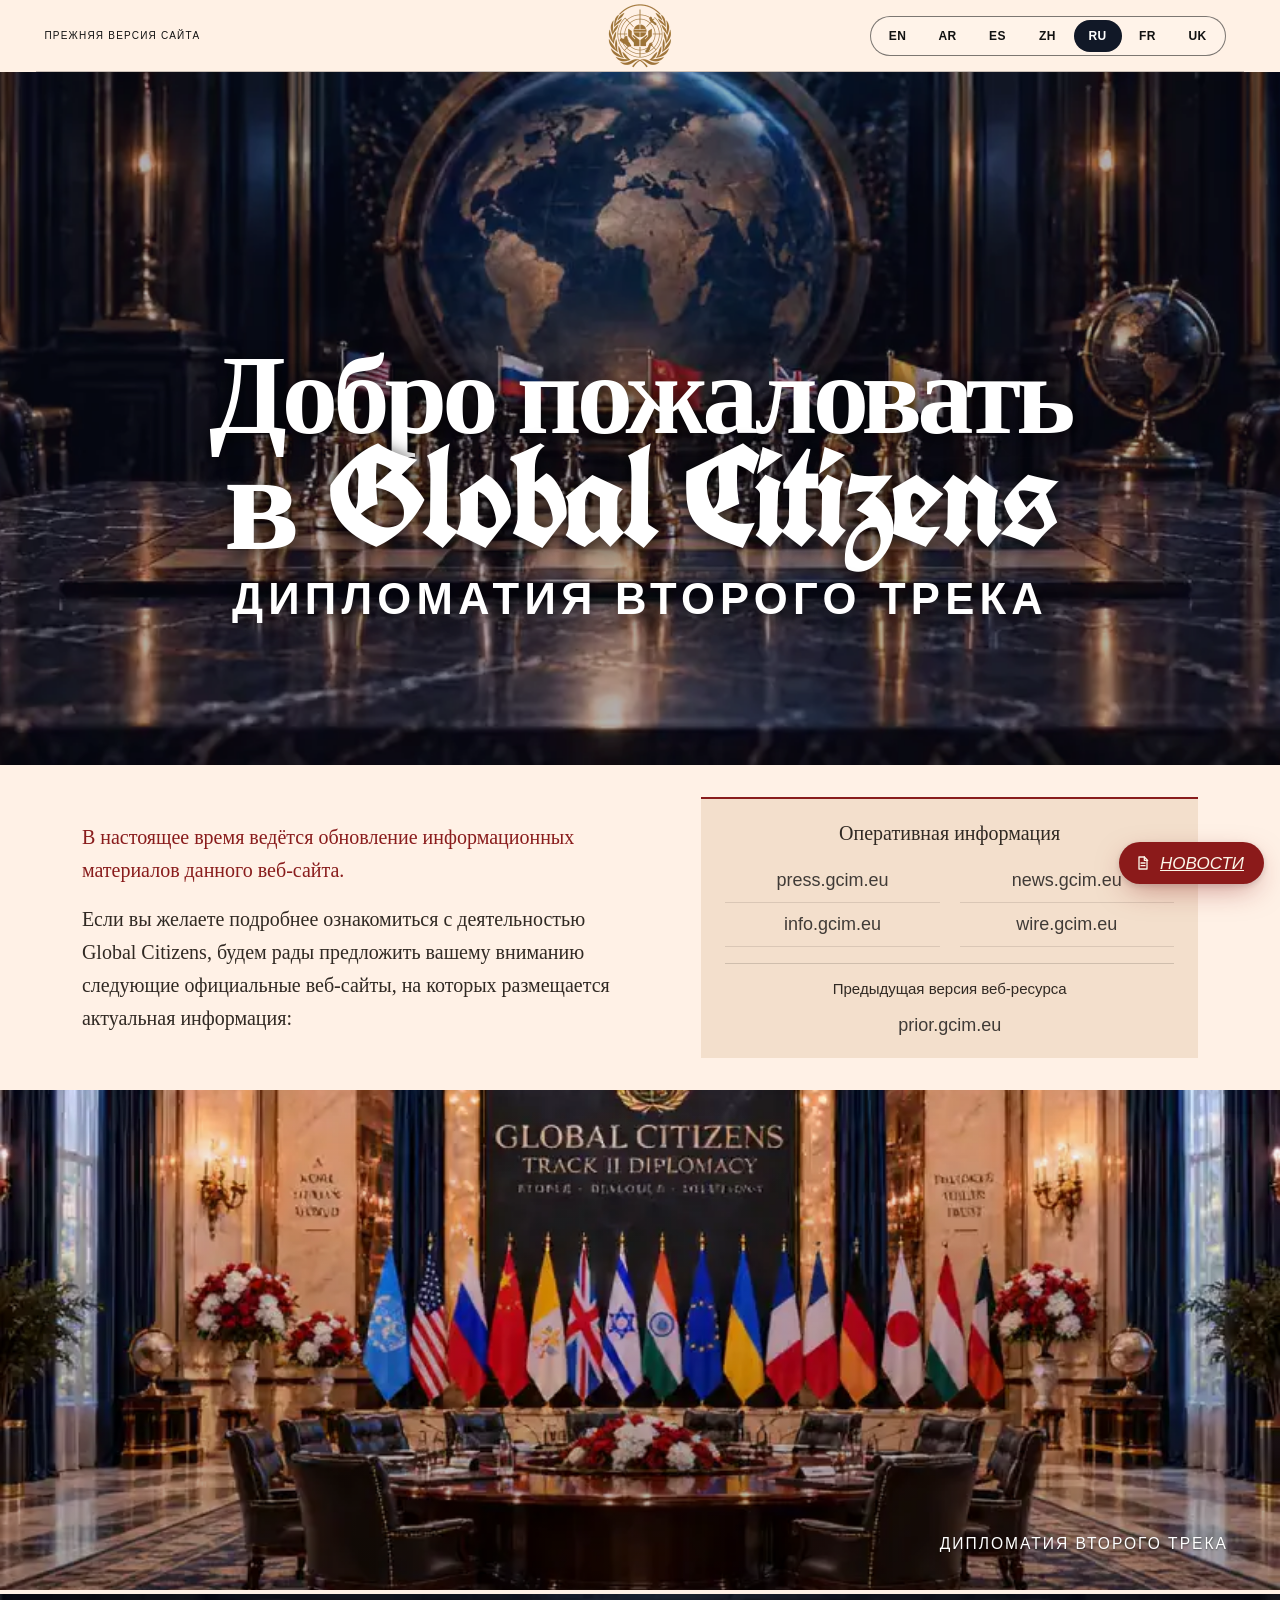
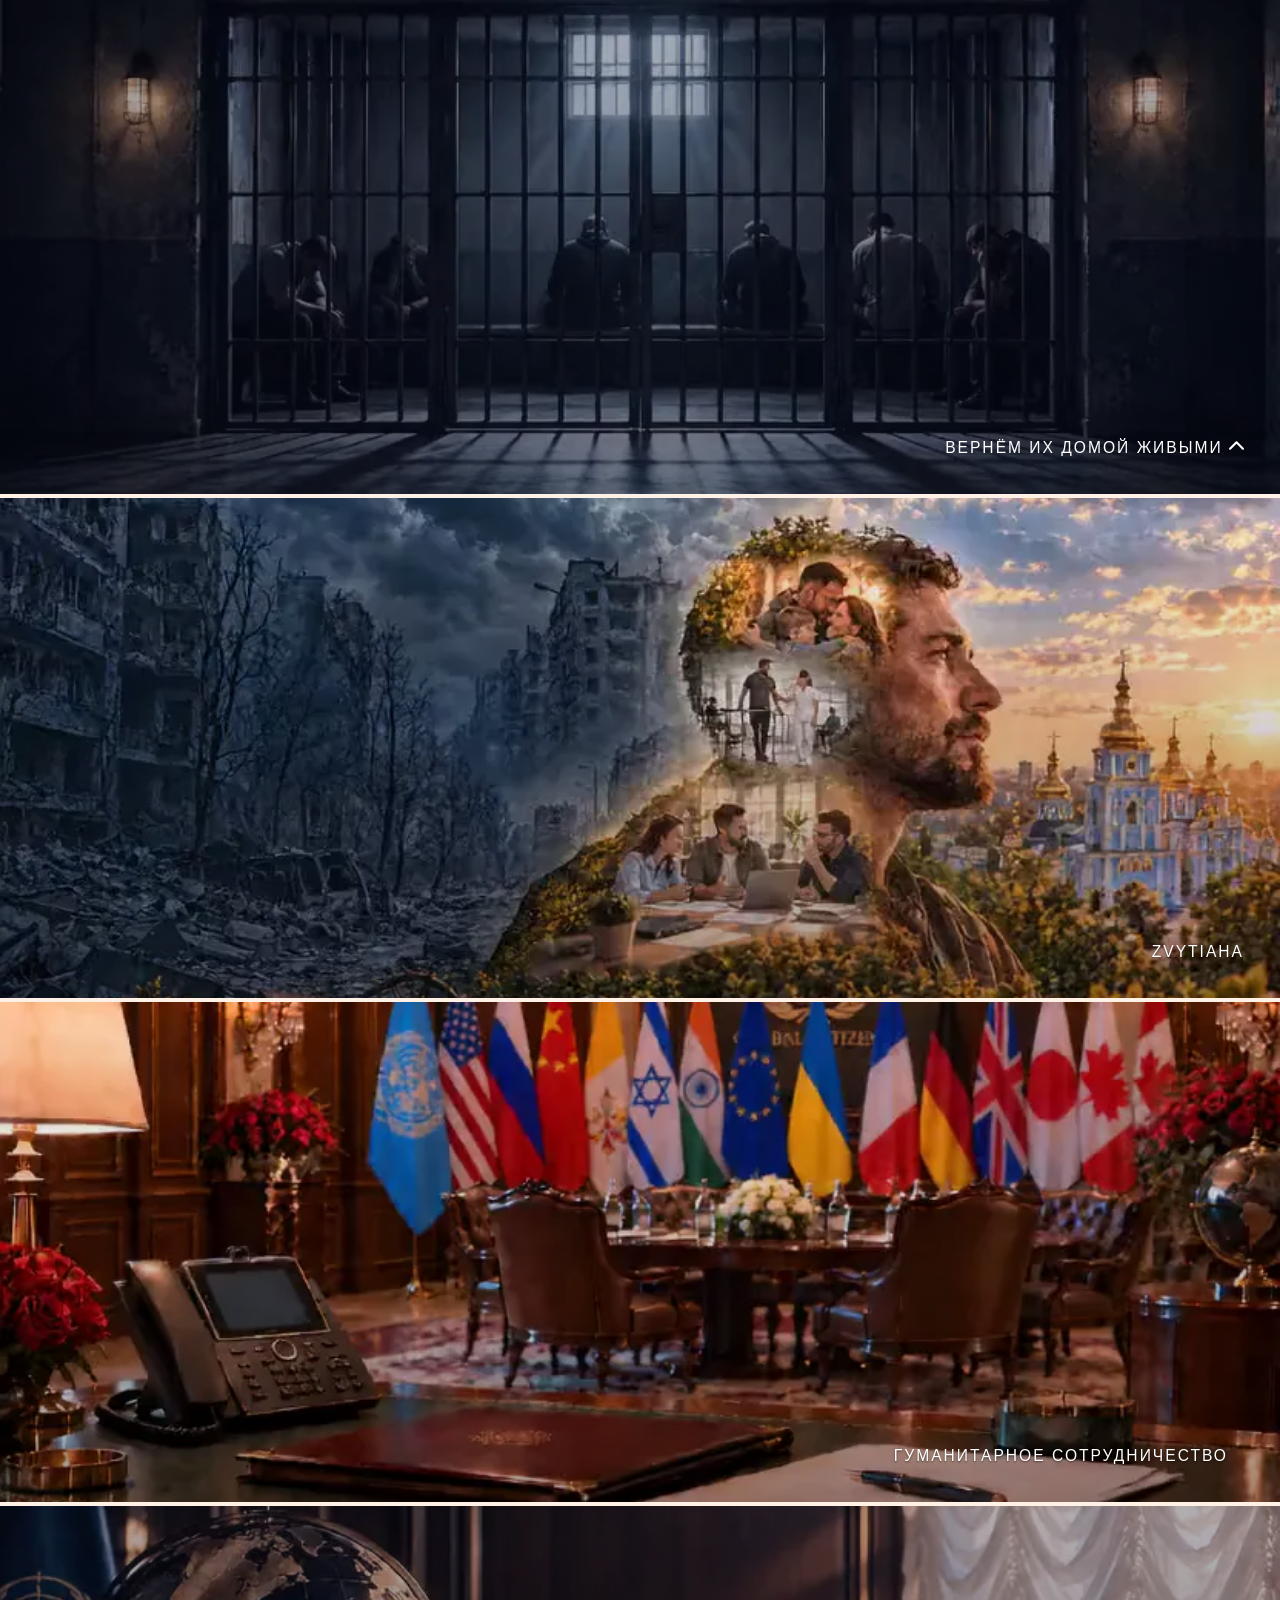
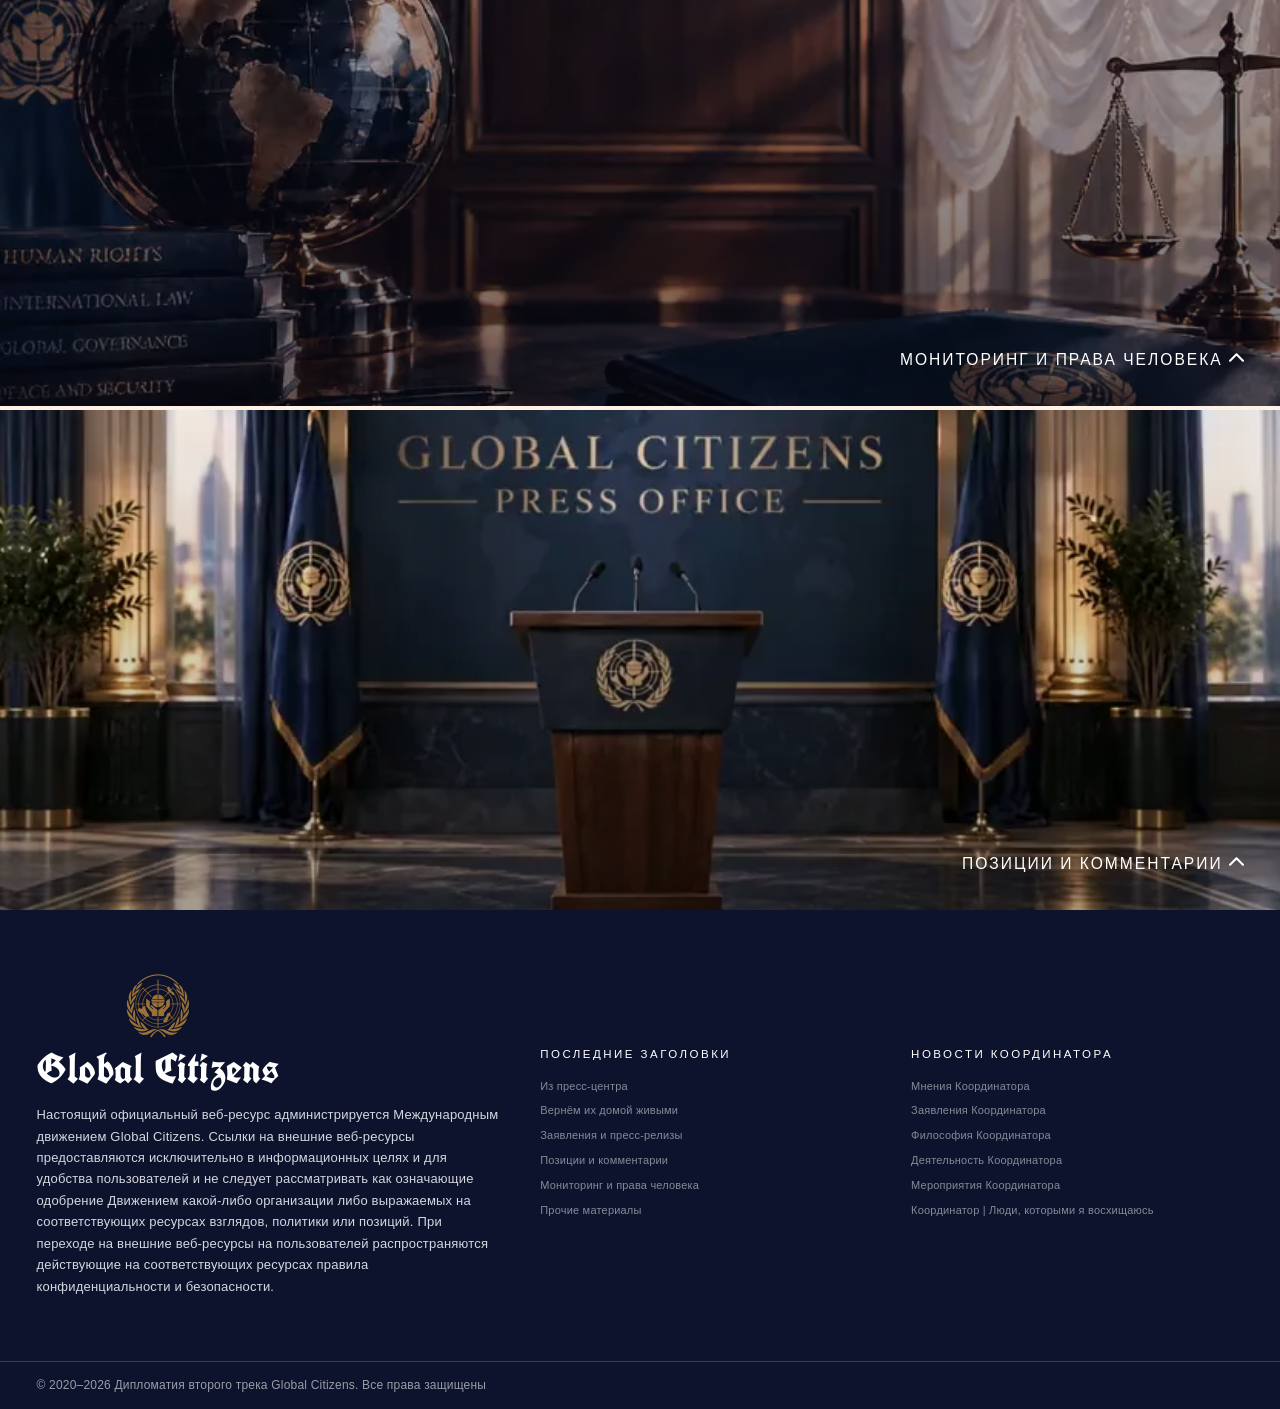
<file: index-ru.html>
<!DOCTYPE html>
<html lang="ru"><head>
<link rel="icon" type="image/png" sizes="32x32" href="assets/favicon-32.png?v=17">
<link rel="icon" type="image/png" sizes="192x192" href="assets/favicon-192.png?v=17">
<link rel="icon" type="image/png" sizes="512x512" href="assets/favicon-512.png?v=17">
<link rel="shortcut icon" href="assets/favicon.ico?v=17">
<link rel="apple-touch-icon" sizes="180x180" href="apple-touch-icon.png?v=17">

<meta charset="UTF-8">
	<meta name="viewport" content="width=device-width, initial-scale=1">
<meta name="robots" content="index, follow, max-image-preview:large, max-snippet:-1, max-video-preview:-1">

	<title>Global Citizens — официальный сайт</title>
<meta name="description" content="Официальный сайт Международного движения Global Citizens. Оперативная информация и ссылки на официальные веб-ресурсы Движения.">
<link rel="canonical" href="https://gcim.eu/index-ru.html">
<link rel="alternate" hreflang="en-US" href="https://gcim.eu/">
<link rel="alternate" hreflang="ru" href="https://gcim.eu/index-ru.html">
<link rel="alternate" hreflang="fr" href="https://gcim.eu/index-fr.html">
<link rel="alternate" hreflang="es" href="https://gcim.eu/index-es.html">
<link rel="alternate" hreflang="ar" href="https://gcim.eu/index-ar.html">
<link rel="alternate" hreflang="zh-CN" href="https://gcim.eu/index-zh.html">
<link rel="alternate" hreflang="uk" href="https://gcim.eu/index-uk.html">
<link rel="alternate" hreflang="x-default" href="https://gcim.eu/">
<meta property="og:locale" content="ru_RU">
<meta property="og:type" content="website">
<meta property="og:title" content="Global Citizens — официальный сайт">
<meta property="og:description" content="Официальный сайт Международного движения Global Citizens. Оперативная информация и ссылки на официальные веб-ресурсы Движения.">
<meta property="og:url" content="https://gcim.eu/index-ru.html">
<meta property="og:site_name" content="Global Citizens">
<meta property="article:publisher" content="https://gcim.eu/">
<meta property="article:modified_time" content="2026-10-24T10:52:30+00:00">
<meta property="og:image" content="https://gcim.eu/assets/social-preview.jpg">
<meta property="og:image:width" content="1200">
<meta property="og:image:height" content="630">
<meta property="og:image:type" content="image/jpeg">
<meta property="og:image:alt" content="Global Citizens">
<meta name="twitter:card" content="summary_large_image">
<meta name="twitter:title" content="Global Citizens — официальный сайт">
<meta name="twitter:description" content="Официальный сайт Международного движения Global Citizens. Оперативная информация и ссылки на официальные веб-ресурсы Движения.">
<meta name="twitter:image" content="https://gcim.eu/assets/social-preview.jpg">
<meta name="twitter:image:alt" content="Global Citizens">
<meta name="twitter:site" content="@globalcitizens">

<meta name="apple-mobile-web-app-title" content="Global Citizens">
	<meta name="application-name" content="Global Citizens">
	<meta name="theme-color" content="#f5f5f5">
	<meta name="msapplication-TileColor" content="#0D132D">

<link rel="stylesheet" href="Global%20Citizens_files/site-shared.css?v=20">

<script defer="defer" id="gcim-video-accordion-view-script-js" src="Global%20Citizens_files/view_aIma.js?v=16"></script>

</head>

<body class="home gcim-singular page gcim-embed-responsive gcim-theme-gcim remove-content-margins has-immersive-header has-topper has-sticky-header has-condensed-header" id="top" style="--gcim-scrollbar-width-max: 0px; --gcim-scrollbar-width: 0px;">
<a class="skip-link screen-reader-text" id="gcim-skip-link" href="#gcim--skip-link--target">Перейти к содержанию</a><div class="gcim-site-blocks"><header class="alignfull site-header gcim-block-template-part">
<div class="gcim-header gcim-header-v2 is-ready">
	<div id="gcim-header-6__main" class="gcim-header__main">
		<div class="gcim-header__main-content">
			<div class="gcim-header__left">
				<div class="gcim-header__menu-toggle">
					<button class="button-icon" aria-controls="gcim-header-6__menu" aria-haspopup="dialog" title="Открыть меню">
						<svg class="button-icon--open" xmlns="http://www.w3.org/2000/svg" viewBox="0 0 20 20" width="20" height="20"><rect y="5" width="20" height="3.1" rx="1.5" ry="1.5" fill="currentColor"></rect><rect y="12.4" width="20" height="3.1" rx="1.5" ry="1.5" fill="currentColor"></rect></svg>						<svg class="button-icon--close" width="20" height="20" viewBox="0 0 20 20" fill="none" xmlns="http://www.w3.org/2000/svg">
    <path d="M16.663 2.10024C17.0552 2.07743 17.441 2.20784 17.739 2.46397C18.3266 3.05507 18.3266 4.00976 17.739 4.60087L4.87214 17.4678C4.26097 18.0396 3.30194 18.0079 2.73005 17.3967C2.2129 16.844 2.18276 15.9945 2.65948 15.4066L15.6021 2.46397C15.8962 2.21153 16.2758 2.08137 16.663 2.10024Z" fill="currentColor"></path>
    <path d="M3.81132 2.1002C4.20889 2.1019 4.58993 2.25971 4.87221 2.53969L17.7391 15.4066C18.2835 16.0424 18.2095 16.9991 17.5738 17.5435C17.0064 18.0294 16.1695 18.0294 15.6022 17.5435L2.65955 4.67664C2.04853 4.1046 2.01694 3.14552 2.58898 2.5345C2.61174 2.5102 2.63524 2.48669 2.65955 2.46393C2.97646 2.18834 3.39354 2.05663 3.81132 2.1002Z" fill="currentColor"></path>
</svg>
						<span>Меню</span>
					</button>
				</div>
				<a class="gcim-header__previous-site-link" href="https://prior.gcim.eu/">ПРЕЖНЯЯ ВЕРСИЯ САЙТА</a>
			</div>
			<div class="gcim-header__center">
				<a class="gcim-header__logo" href="index-ru.html" rel="home" title="Global Citizens">
										<picture class="gcim-header__logo-img gcim-header__logo-img--white">
						<source type="image/webp" srcset="Global%20Citizens_files/gcim-gold-emblem-128.webp 1x">
						<img src="Global%20Citizens_files/gcim-gold-emblem-128.webp" alt="Global Citizens" width="128" height="128" loading="eager" fetchpriority="high">
					</picture>
					<picture class="gcim-header__logo-img gcim-header__logo-img--navy">
						<source type="image/webp" srcset="Global%20Citizens_files/gcim-gold-emblem-128.webp 1x">
						<img src="Global%20Citizens_files/gcim-gold-emblem-128.webp" alt="Global Citizens" width="128" height="128" loading="eager">
					</picture>
				</a>
			</div>
			<div class="gcim-header__right">
								<details class="gcim-mobile-language-switcher">
					<summary aria-label="Выбор языка"><span>RU</span></summary>
					<nav class="gcim-mobile-language-switcher__menu" aria-label="Языки — мобильная версия">
<a href="index.html" lang="en">EN</a>
<a href="index-ar.html" lang="ar">AR</a>
<a href="index-es.html" lang="es">ES</a>
<a href="index-zh.html" lang="zh-CN">ZH</a>
<a class="is-active" aria-current="page" href="index-ru.html" lang="ru">RU</a>
<a href="index-fr.html" lang="fr">FR</a>
<a href="index-uk.html" lang="uk">UK</a>
</nav>
				</details>
<nav class="gcim-header-language-switcher" aria-label="Языки — настольная версия">
<a href="index.html" lang="en">EN</a>
<a href="index-ar.html" lang="ar">AR</a>
<a href="index-es.html" lang="es">ES</a>
<a href="index-zh.html" lang="zh-CN">ZH</a>
<a class="is-active" href="index-ru.html" lang="ru" aria-current="page">RU</a>
<a href="index-fr.html" lang="fr">FR</a>
<a href="index-uk.html" lang="uk">UK</a>
</nav>
				<div class="gcim-header__search-toggle" hidden>
					<button class="button-icon" aria-controls="gcim-header-6__search" aria-expanded="false" aria-haspopup="dialog" title="Открыть поиск">
						<span>Поиск</span>
						<svg class="button-icon--open" width="20" height="20" viewBox="0 0 20 20" fill="none" xmlns="http://www.w3.org/2000/svg">
    <path d="M18.3929 18.306L13.8709 13.6029C15.0336 12.2207 15.6706 10.4817 15.6706 8.67124C15.6706 4.44139 12.2292 1 7.99937 1C3.76951 1 0.328125 4.44139 0.328125 8.67124C0.328125 12.9011 3.76951 16.3425 7.99937 16.3425C9.58732 16.3425 11.1006 15.8635 12.3943 14.9543L16.9507 19.6932C17.1412 19.8909 17.3973 20 17.6718 20C17.9316 20 18.1781 19.9009 18.3652 19.7208C18.7628 19.3383 18.7755 18.7039 18.3929 18.306ZM7.99937 3.00119C11.1259 3.00119 13.6694 5.54471 13.6694 8.67124C13.6694 11.7978 11.1259 14.3413 7.99937 14.3413C4.87284 14.3413 2.32932 11.7978 2.32932 8.67124C2.32932 5.54471 4.87284 3.00119 7.99937 3.00119Z" fill="currentColor"></path>
</svg>
						<svg class="button-icon--close" width="20" height="20" viewBox="0 0 20 20" fill="none" xmlns="http://www.w3.org/2000/svg">
    <path d="M16.663 2.10024C17.0552 2.07743 17.441 2.20784 17.739 2.46397C18.3266 3.05507 18.3266 4.00976 17.739 4.60087L4.87214 17.4678C4.26097 18.0396 3.30194 18.0079 2.73005 17.3967C2.2129 16.844 2.18276 15.9945 2.65948 15.4066L15.6021 2.46397C15.8962 2.21153 16.2758 2.08137 16.663 2.10024Z" fill="currentColor"></path>
    <path d="M3.81132 2.1002C4.20889 2.1019 4.58993 2.25971 4.87221 2.53969L17.7391 15.4066C18.2835 16.0424 18.2095 16.9991 17.5738 17.5435C17.0064 18.0294 16.1695 18.0294 15.6022 17.5435L2.65955 4.67664C2.04853 4.1046 2.01694 3.14552 2.58898 2.5345C2.61174 2.5102 2.63524 2.48669 2.65955 2.46393C2.97646 2.18834 3.39354 2.05663 3.81132 2.1002Z" fill="currentColor"></path>
</svg>
					</button>
				</div>
				<div id="gcim-header-6__search" class="gcim-header__search" role="search" hidden>
					<div class="gcim-header__search-content">
						<form role="search" method="get" action="#">
							<div class="gcim-header__search-box">
								<label class="screen-reader-text" for="gcim-header-6__search-input">Поиск:</label>
								<input type="search" id="gcim-header-6__search-input" class="gcim-header__search-input" name="s" title="Поиск:">
							</div>
							<button type="submit" class="gcim-header__search-submit" title="Поиск">
								<svg width="20" height="20" viewBox="0 0 20 20" fill="none" xmlns="http://www.w3.org/2000/svg">
    <path d="M18.3929 18.306L13.8709 13.6029C15.0336 12.2207 15.6706 10.4817 15.6706 8.67124C15.6706 4.44139 12.2292 1 7.99937 1C3.76951 1 0.328125 4.44139 0.328125 8.67124C0.328125 12.9011 3.76951 16.3425 7.99937 16.3425C9.58732 16.3425 11.1006 15.8635 12.3943 14.9543L16.9507 19.6932C17.1412 19.8909 17.3973 20 17.6718 20C17.9316 20 18.1781 19.9009 18.3652 19.7208C18.7628 19.3383 18.7755 18.7039 18.3929 18.306ZM7.99937 3.00119C11.1259 3.00119 13.6694 5.54471 13.6694 8.67124C13.6694 11.7978 11.1259 14.3413 7.99937 14.3413C4.87284 14.3413 2.32932 11.7978 2.32932 8.67124C2.32932 5.54471 4.87284 3.00119 7.99937 3.00119Z" fill="currentColor"></path>
</svg>
							</button>
						</form>
					</div>
				</div>
			</div>
		</div>
	</div>

			<div id="gcim-header-6__primary" class="gcim-header__primary is-ready" hidden>
			<nav class="gcim-header__primary-navigation" aria-label="Основная навигация">
				<button class="gcim-header__primary-left button-icon">
					<span class="screen-reader-text">Прокрутить влево</span>
					<svg xmlns="http://www.w3.org/2000/svg" width="15" height="15" viewBox="0 0 15 15" fill="none">
    <path d="M7.50004 3.22472C7.76887 3.22472 8.03767 3.32737 8.24263 3.53223L14.6923 9.98196C15.1026 10.3922 15.1026 11.0574 14.6923 11.4676C14.2822 11.8777 13.6171 11.8777 13.2068 11.4676L7.50004 5.76048L1.79326 11.4674C1.38298 11.8775 0.717978 11.8775 0.307895 11.4674C-0.102588 11.0572 -0.102588 10.392 0.307895 9.98176L6.75746 3.53203C6.96251 3.32714 7.23131 3.22472 7.50004 3.22472Z" fill="currentColor"></path>
</svg>
				</button>
				<ul id="menu-primary-navigation" class="menu menu--desktop"><li id="menu-item-60001" class="menu-item menu-item-type-post_type menu-item-object-page menu-item-60001"><a href="index-ru.html#" hidden>ГЛАВНАЯ</a></li>
<li id="menu-item-60002" class="menu-item menu-item-type-post_type menu-item-object-page menu-item-60002"><a href="index-ru.html#" hidden>НОВОСТИ</a></li>
<li id="menu-item-60006" class="menu-item menu-item-type-post_type menu-item-object-page menu-item-60006"><a href="index-ru.html#" hidden>О НАС</a></li>
<li id="menu-item-60003" class="menu-item menu-item-type-post_type menu-item-object-page menu-item-60003"><a href="index-ru.html#" hidden>КООРДИНАТОР</a></li>
<li id="menu-item-60004" class="menu-item menu-item-type-post_type menu-item-object-page menu-item-60004"><a href="index-ru.html#" hidden>ИНИЦИАТИВЫ</a></li>
<li id="menu-item-60005" class="menu-item menu-item-type-post_type menu-item-object-page menu-item-60005"><a href="index-ru.html#" hidden>КОНТАКТЫ</a></li>
</ul><ul id="menu-primary-navigation-mobile" class="menu menu--mobile"><li id="menu-item-60101" class="menu-item menu-item-type-post_type menu-item-object-page menu-item-60101"><a href="index-ru.html#" hidden>ГЛАВНАЯ</a></li>
<li id="menu-item-60102" class="menu-item menu-item-type-post_type menu-item-object-page menu-item-60102"><a href="index-ru.html#" hidden>НОВОСТИ</a></li>
<li id="menu-item-60106" class="menu-item menu-item-type-post_type menu-item-object-page menu-item-60106"><a href="index-ru.html#" hidden>О НАС</a></li>
<li id="menu-item-60103" class="menu-item menu-item-type-post_type menu-item-object-page menu-item-60103"><a href="index-ru.html#" hidden>КООРДИНАТОР</a></li>
<li id="menu-item-60104" class="menu-item menu-item-type-post_type menu-item-object-page menu-item-60104"><a href="index-ru.html#" hidden>ИНИЦИАТИВЫ</a></li>
<li id="menu-item-60105" class="menu-item menu-item-type-post_type menu-item-object-page menu-item-60105"><a href="index-ru.html#" hidden>КОНТАКТЫ</a></li>
</ul>				<button class="gcim-header__primary-right button-icon is-active">
					<span class="screen-reader-text">Прокрутить вправо</span>
					<svg xmlns="http://www.w3.org/2000/svg" width="15" height="15" viewBox="0 0 15 15" fill="none">
    <path d="M7.50004 3.22472C7.76887 3.22472 8.03767 3.32737 8.24263 3.53223L14.6923 9.98196C15.1026 10.3922 15.1026 11.0574 14.6923 11.4676C14.2822 11.8777 13.6171 11.8777 13.2068 11.4676L7.50004 5.76048L1.79326 11.4674C1.38298 11.8775 0.717978 11.8775 0.307895 11.4674C-0.102588 11.0572 -0.102588 10.392 0.307895 9.98176L6.75746 3.53203C6.96251 3.32714 7.23131 3.22472 7.50004 3.22472Z" fill="currentColor"></path>
</svg>
				</button>
			</nav>
		</div>
	
	<div id="gcim-header-6__menu" class="gcim-header__menu" role="dialog" aria-modal="true" aria-label="Главное меню">
		<button class="gcim-header__menu-close button-icon" aria-controls="gcim-header-6__menu" title="Закрыть меню" disabled="disabled">
			<svg width="20" height="20" viewBox="0 0 20 20" fill="none" xmlns="http://www.w3.org/2000/svg">
    <path d="M16.663 2.10024C17.0552 2.07743 17.441 2.20784 17.739 2.46397C18.3266 3.05507 18.3266 4.00976 17.739 4.60087L4.87214 17.4678C4.26097 18.0396 3.30194 18.0079 2.73005 17.3967C2.2129 16.844 2.18276 15.9945 2.65948 15.4066L15.6021 2.46397C15.8962 2.21153 16.2758 2.08137 16.663 2.10024Z" fill="currentColor"></path>
    <path d="M3.81132 2.1002C4.20889 2.1019 4.58993 2.25971 4.87221 2.53969L17.7391 15.4066C18.2835 16.0424 18.2095 16.9991 17.5738 17.5435C17.0064 18.0294 16.1695 18.0294 15.6022 17.5435L2.65955 4.67664C2.04853 4.1046 2.01694 3.14552 2.58898 2.5345C2.61174 2.5102 2.63524 2.48669 2.65955 2.46393C2.97646 2.18834 3.39354 2.05663 3.81132 2.1002Z" fill="currentColor"></path>
</svg>
			<span class="screen-reader-text">Закрыть</span>
		</button>
		<div class="gcim-header__menu-content">
			<nav class="gcim-header__drawer-navigation" aria-label="Основная навигация"><ul class="menu gcim-header__drawer-menu"><li class="menu-item"><a href="index-ru.html#" hidden>ГЛАВНАЯ</a></li><li class="menu-item"><a href="index-ru.html#" hidden>НОВОСТИ</a></li><li class="menu-item"><a href="index-ru.html#" hidden>О НАС</a></li><li class="menu-item"><a href="index-ru.html#" hidden>КООРДИНАТОР</a></li><li class="menu-item"><a href="index-ru.html#" hidden>ИНИЦИАТИВЫ</a></li><li class="menu-item"><a href="index-ru.html#" hidden>КОНТАКТЫ</a></li><li class="menu-item gcim-header__drawer-previous-site-mobile"><a href="https://prior.gcim.eu/">ПРЕЖНЯЯ ВЕРСИЯ САЙТА</a></li></ul></nav>
		</div>
	</div>

	<div class="gcim-header__overlay"></div>

</div>
</header>

<main id="gcim--skip-link--target" class="gcim-block-group site-content is-layout-flow gcim-block-group-is-layout-flow">
	<div class="entry-content gcim-block-post-content has-global-padding is-layout-constrained gcim-block-post-content-is-layout-constrained">
<div class="alignfull has-wide-width has-min-height-80 has-media has-media-fixed is-immersive-header-element is-style-full-media gcim-topper">
	<div class="gcim-topper__inner-container">
		<div class="gcim-topper__content">
			
				<h1 class="gcim-topper__headline gc-hero-title"><span>Добро пожаловать</span><span>в <b class="gc-hero-brand">Global Citizens</b></span><span class="gc-hero-subtitle">ДИПЛОМАТИЯ ВТОРОГО ТРЕКА</span></h1>
			
							<div class="gcim-topper__deck">

				</div>

							<div class="gcim-topper__media"><figure class="gcim-topper__media--figure"><video class="gcim-topper__media--video" muted="muted" loop="loop" playsinline="playsinline" preload="none" poster="Global%20Citizens_files/hero-great-chessboard-20260920-v3.webp" width="832" height="480"><source data-src="Global%20Citizens_files/hero-great-chessboard-20260920-v3.mp4?v=13" type="video/mp4"></video></figure></div>					</div>
	</div>
	</div>

<div class="alignfull gcim-block-group has-medium-font-size has-global-padding is-layout-constrained gcim-container-core-group-is-layout-268a0545 gcim-block-group-is-layout-constrained gc-temporary-hub">
<div class="gcim-focus-left gc-official-resources">
<section class="gc-official-resources__inner" aria-labelledby="gc-resources-heading">
<h2 id="gc-resources-heading">Оперативная информация</h2>
<div class="gc-official-resources__links"><a href="https://press.gcim.eu/"><bdi dir="ltr">press.gcim.eu</bdi></a>
<a href="https://news.gcim.eu/"><bdi dir="ltr">news.gcim.eu</bdi></a>
<a href="https://info.gcim.eu/"><bdi dir="ltr">info.gcim.eu</bdi></a>
<a href="https://wire.gcim.eu/"><bdi dir="ltr">wire.gcim.eu</bdi></a>
</div>
<div class="gc-official-resources__previous"><p>Предыдущая версия веб-ресурса</p><a href="https://prior.gcim.eu/"><bdi dir="ltr">prior.gcim.eu</bdi></a></div>
</section></div>
<div class="gc-temporary-notice"><div class="gc-temporary-notice__body">
<p>В настоящее время ведётся обновление информационных материалов данного веб-сайта.</p>
<p>Если вы желаете подробнее ознакомиться с деятельностью Global Citizens, будем рады предложить вашему вниманию следующие официальные веб-сайты, на которых размещается актуальная информация:</p>
</div></div>

</div>

<div style="--gcim--video-accordion--height:500px;--gcim--video-accordion--hover-expansion:1" class="is-vertical alignfull gcim-video-accordion is-content-justification-center is-layout-flex gcim-container-video-accordion-is-layout-631eaa29 gcim-video-accordion-is-layout-flex" data-show-title="both">
	
<div class="has-link gcim-video-accordion-item has-text-align-right is-layout-flex gcim-container-video-accordion-item-is-layout-631eaa29 gcim-video-accordion-item-is-layout-flex" data-show-title-both="" data-autoplay="always">

	<div class="gcim-video-accordion-item__media" data-show-title-both="">
		<video data-src="Global%20Citizens_files/track-II-diplomacy-20260920-v9.mp4?v=13" muted="muted" loop="loop" playsinline="playsinline" tabindex="-1" preload="none" poster="Global%20Citizens_files/track-II-diplomacy-20260920-v9.webp" width="832" height="480"></video>

			</div>

			<div class="gcim-video-accordion-item__content" data-show-title-both="">
			<h3 class="gcim-video-accordion-item__title">
				
				ДИПЛОМАТИЯ ВТОРОГО ТРЕКА
				<svg xmlns="http://www.w3.org/2000/svg" width="15" height="15" viewBox="0 0 15 15" fill="none">
    <path d="M7.50004 3.22472C7.76887 3.22472 8.03767 3.32737 8.24263 3.53223L14.6923 9.98196C15.1026 10.3922 15.1026 11.0574 14.6923 11.4676C14.2822 11.8777 13.6171 11.8777 13.2068 11.4676L7.50004 5.76048L1.79326 11.4674C1.38298 11.8775 0.717978 11.8775 0.307895 11.4674C-0.102588 11.0572 -0.102588 10.392 0.307895 9.98176L6.75746 3.53203C6.96251 3.32714 7.23131 3.22472 7.50004 3.22472Z" fill="currentColor"></path>
</svg>

							</h3>
		</div>
	</div>

<div class="gcim-bars-video has-link gcim-video-accordion-item has-text-align-right is-layout-flex gcim-container-video-accordion-item-is-layout-631eaa29 gcim-video-accordion-item-is-layout-flex" data-show-title-both="" data-autoplay="always">
			<a href="https://gcim.eu/newsroom/bring-them-home-alive/" class="gcim-video-accordion-item__link"><h3 class="gcim-video-accordion-item__title">
				
				ВЕРНЁМ ИХ ДОМОЙ ЖИВЫМИ
				<svg xmlns="http://www.w3.org/2000/svg" width="15" height="15" viewBox="0 0 15 15" fill="none">
    <path d="M7.50004 3.22472C7.76887 3.22472 8.03767 3.32737 8.24263 3.53223L14.6923 9.98196C15.1026 10.3922 15.1026 11.0574 14.6923 11.4676C14.2822 11.8777 13.6171 11.8777 13.2068 11.4676L7.50004 5.76048L1.79326 11.4674C1.38298 11.8775 0.717978 11.8775 0.307895 11.4674C-0.102588 11.0572 -0.102588 10.392 0.307895 9.98176L6.75746 3.53203C6.96251 3.32714 7.23131 3.22472 7.50004 3.22472Z" fill="currentColor"></path>
</svg>

							</h3></a>
	
	<div class="gcim-video-accordion-item__media" data-show-title-both="">
		<video data-src="Global%20Citizens_files/bring-them-home-alive-20260920-v2.mp4?v=13" style="object-position:50% 50%;background:#0D132D;" muted="muted" loop="loop" playsinline="playsinline" tabindex="-1" preload="none" poster="Global%20Citizens_files/bring-them-home-alive-20260920-v2.webp" width="832" height="480"></video>

			</div>

			<div class="gcim-video-accordion-item__content" data-show-title-both="">
			
		</div>
	</div>

<div id="gc-recovery-video" class="gcim-video-accordion-item has-text-align-right is-layout-flex gcim-container-video-accordion-item-is-layout-631eaa29 gcim-video-accordion-item-is-layout-flex" data-autoplay="always">
<div class="gcim-video-accordion-item__media">
<video data-src="Global%20Citizens_files/recovery-section-v7.mp4?v=13" muted loop playsinline tabindex="-1" preload="none" poster="Global%20Citizens_files/recovery-section-v7.webp" width="832" height="480"></video>
</div>
<div class="gcim-video-accordion-item__content" data-show-title-both=""><h3 class="gcim-video-accordion-item__title">ZVYTIAHA</h3></div>
</div>

<div class="has-link gcim-video-accordion-item has-text-align-right is-layout-flex gcim-container-video-accordion-item-is-layout-631eaa29 gcim-video-accordion-item-is-layout-flex" data-show-title-both="" data-autoplay="always">

	<div class="gcim-video-accordion-item__media" data-show-title-both="">
		<video data-src="Global%20Citizens_files/humanitarian-cooperation-20260920-v3.mp4?v=13" style="object-position:50% 50%;background:#0D132D;" muted="muted" loop="loop" playsinline="playsinline" tabindex="-1" preload="none" poster="Global%20Citizens_files/humanitarian-cooperation-20260920-v3.webp" width="832" height="480"></video>

			</div>

			<div class="gcim-video-accordion-item__content" data-show-title-both="">
			<h3 class="gcim-video-accordion-item__title">
				
				ГУМАНИТАРНОЕ СОТРУДНИЧЕСТВО
				<svg xmlns="http://www.w3.org/2000/svg" width="15" height="15" viewBox="0 0 15 15" fill="none">
    <path d="M7.50004 3.22472C7.76887 3.22472 8.03767 3.32737 8.24263 3.53223L14.6923 9.98196C15.1026 10.3922 15.1026 11.0574 14.6923 11.4676C14.2822 11.8777 13.6171 11.8777 13.2068 11.4676L7.50004 5.76048L1.79326 11.4674C1.38298 11.8775 0.717978 11.8775 0.307895 11.4674C-0.102588 11.0572 -0.102588 10.392 0.307895 9.98176L6.75746 3.53203C6.96251 3.32714 7.23131 3.22472 7.50004 3.22472Z" fill="currentColor"></path>
</svg>

							</h3>
		</div>
	</div>

<div class="gcim-monitoring-human-rights-custom has-link gcim-video-accordion-item has-text-align-right is-layout-flex gcim-container-video-accordion-item-is-layout-631eaa29 gcim-video-accordion-item-is-layout-flex" data-show-title-both="" data-autoplay="always">
			<a href="https://gcim.eu/newsroom/monitoring/" class="gcim-video-accordion-item__link"><h3 class="gcim-video-accordion-item__title">
				
				МОНИТОРИНГ И ПРАВА ЧЕЛОВЕКА
				<svg xmlns="http://www.w3.org/2000/svg" width="15" height="15" viewBox="0 0 15 15" fill="none">
    <path d="M7.50004 3.22472C7.76887 3.22472 8.03767 3.32737 8.24263 3.53223L14.6923 9.98196C15.1026 10.3922 15.1026 11.0574 14.6923 11.4676C14.2822 11.8777 13.6171 11.8777 13.2068 11.4676L7.50004 5.76048L1.79326 11.4674C1.38298 11.8775 0.717978 11.8775 0.307895 11.4674C-0.102588 11.0572 -0.102588 10.392 0.307895 9.98176L6.75746 3.53203C6.96251 3.32714 7.23131 3.22472 7.50004 3.22472Z" fill="currentColor"></path>
</svg>

							</h3></a>
	
	<div class="gcim-video-accordion-item__media" data-show-title-both="">
		<video data-src="Global%20Citizens_files/monitoring-human-rights-20260920-v3.mp4?v=13" style="object-position:50% 50%;background:#0D132D;" muted="muted" loop="loop" playsinline="playsinline" tabindex="-1" preload="none" poster="Global%20Citizens_files/monitoring-human-rights-20260920-v3.webp" width="832" height="480"></video>

			</div>

			<div class="gcim-video-accordion-item__content" data-show-title-both="">
			
		</div>
	</div>

<div class="has-link gcim-video-accordion-item has-text-align-right is-layout-flex gcim-container-video-accordion-item-is-layout-631eaa29 gcim-video-accordion-item-is-layout-flex is-active" data-show-title-both="" data-autoplay="always">
			<a href="https://gcim.eu/category/positions-remarks/" class="gcim-video-accordion-item__link"><h3 class="gcim-video-accordion-item__title">
				
				ПОЗИЦИИ И КОММЕНТАРИИ
				<svg xmlns="http://www.w3.org/2000/svg" width="15" height="15" viewBox="0 0 15 15" fill="none">
    <path d="M7.50004 3.22472C7.76887 3.22472 8.03767 3.32737 8.24263 3.53223L14.6923 9.98196C15.1026 10.3922 15.1026 11.0574 14.6923 11.4676C14.2822 11.8777 13.6171 11.8777 13.2068 11.4676L7.50004 5.76048L1.79326 11.4674C1.38298 11.8775 0.717978 11.8775 0.307895 11.4674C-0.102588 11.0572 -0.102588 10.392 0.307895 9.98176L6.75746 3.53203C6.96251 3.32714 7.23131 3.22472 7.50004 3.22472Z" fill="currentColor"></path>
</svg>

							</h3></a>
	
	<div class="gcim-video-accordion-item__media" data-show-title-both="">
		<video data-src="Global%20Citizens_files/positions-remarks-press-service-20260920-v3.mp4?v=13" style="object-position:50% 50%;background:#0D132D;" muted="muted" loop="loop" playsinline="playsinline" tabindex="-1" preload="none" poster="Global%20Citizens_files/positions-remarks-press-service-20260920-v3.webp" width="832" height="468"></video>

			</div>

			<div class="gcim-video-accordion-item__content" data-show-title-both="">
			
		</div>
	</div>

</div>

<div class="gcim-raw-html">

<div id="f250-widget">

  <a class="gcim-newsroom-fab" id="f250-fab" href="https://press.gcim.eu/" aria-label="Открыть новости">
    <span class="gcim-newsroom-fab-pulse" aria-hidden="true"></span>
    <svg viewBox="0 0 24 24" fill="none" stroke="currentColor" stroke-width="2" stroke-linecap="round" stroke-linejoin="round" aria-hidden="true"><path d="M6 3h8l4 4v14H6z"></path><path d="M14 3v5h5"></path><line x1="9" y1="12" x2="15" y2="12"></line><line x1="9" y1="16" x2="15" y2="16"></line></svg>
    <span class="gcim-newsroom-fab-label">НОВОСТИ</span>
  </a>

</div></div></div>
</main>

<footer class="alignfull site-footer gcim-block-template-part">
<div class="gcim-footer gcim-footer-v2">
	<div class="gcim-footer__inner-container">

		<div class="gcim-footer__navigation has-3-menus-with-end">
			<div class="gcim-footer__navigation--inner-container">

					<div class="gcim-footer-brand-left">
<a class="gcim-footer__logo" href="index-ru.html" rel="home" title="Global Citizens">
											<img src="Global%20Citizens_files/gcim-gold-emblem-128.webp" alt="Global Citizens" width="64" height="64" style="display:block;width:64px;height:64px;margin:0 auto 10px auto;">
											<span style="font-family:&quot;GC Masthead&quot;,serif;font-size:42px;line-height:1;color:#fff;white-space:nowrap;display:inline-block;">Global Citizens</span>
										</a>
<p class="gcim-footer-disclaimer">Настоящий официальный веб-ресурс администрируется Международным движением Global Citizens. Ссылки на внешние веб-ресурсы предоставляются исключительно в информационных целях и для удобства пользователей и не следует рассматривать как означающие одобрение Движением какой-либо организации либо выражаемых на соответствующих ресурсах взглядов, политики или позиций. При переходе на внешние веб-ресурсы на пользователей распространяются действующие на соответствующих ресурсах правила конфиденциальности и безопасности.</p>
<div class="gcim-footer__social-links" hidden>
					
<ul class="gcim-block-social-links is-layout-flex gcim-block-social-links-is-layout-flex">
	<li class="gcim-social-link gcim-social-link-x gcim-block-social-link"><a class="gcim-block-social-link-anchor" aria-disabled="true" tabindex="-1"><svg width="24" height="24" viewBox="0 0 24 24" xmlns="http://www.w3.org/2000/svg" aria-hidden="true" focusable="false">
    <path d="M18.901 1.153h3.68l-8.04 9.19L24 22.846h-7.406l-5.8-7.584-6.638 7.584H.474l8.6-9.83L0 1.154h7.594l5.243 6.932ZM17.61 20.644h2.039L6.486 3.24H4.298Z"></path>
</svg><span class="gcim-block-social-link-label screen-reader-text">X</span></a></li>

	<li class="gcim-social-link gcim-social-link-instagram gcim-block-social-link"><a class="gcim-block-social-link-anchor" aria-disabled="true" tabindex="-1"><svg width="24" height="24" viewBox="0 0 24 24" xmlns="http://www.w3.org/2000/svg" aria-hidden="true" focusable="false">
    <path d="M7.0301.084c-1.2768.0602-2.1487.264-2.911.5634-.7888.3075-1.4575.72-2.1228 1.3877-.6652.6677-1.075 1.3368-1.3802 2.127-.2954.7638-.4956 1.6365-.552 2.914-.0564 1.2775-.0689 1.6882-.0626 4.947.0062 3.2586.0206 3.6671.0825 4.9473.061 1.2765.264 2.1482.5635 2.9107.308.7889.72 1.4573 1.388 2.1228.6679.6655 1.3365 1.0743 2.1285 1.38.7632.295 1.6361.4961 2.9134.552 1.2773.056 1.6884.069 4.9462.0627 3.2578-.0062 3.668-.0207 4.9478-.0814 1.28-.0607 2.147-.2652 2.9098-.5633.7889-.3086 1.4578-.72 2.1228-1.3881.665-.6682 1.0745-1.3378 1.3795-2.1284.2957-.7632.4966-1.636.552-2.9124.056-1.2809.0692-1.6898.063-4.948-.0063-3.2583-.021-3.6668-.0817-4.9465-.0607-1.2797-.264-2.1487-.5633-2.9117-.3084-.7889-.72-1.4568-1.3876-2.1228C21.2982 1.33 20.628.9208 19.8378.6165 19.074.321 18.2017.1197 16.9244.0645 15.6471.0093 15.236-.005 11.977.0014 8.718.0076 8.31.0215 7.0301.0839m.1402 21.6932c-1.17-.0509-1.8053-.2453-2.2287-.408-.5606-.216-.96-.4771-1.3819-.895-.422-.4178-.6811-.8186-.9-1.378-.1644-.4234-.3624-1.058-.4171-2.228-.0595-1.2645-.072-1.6442-.079-4.848-.007-3.2037.0053-3.583.0607-4.848.05-1.169.2456-1.805.408-2.2282.216-.5613.4762-.96.895-1.3816.4188-.4217.8184-.6814 1.3783-.9003.423-.1651 1.0575-.3614 2.227-.4171 1.2655-.06 1.6447-.072 4.848-.079 3.2033-.007 3.5835.005 4.8495.0608 1.169.0508 1.8053.2445 2.228.408.5608.216.96.4754 1.3816.895.4217.4194.6816.8176.9005 1.3787.1653.4217.3617 1.056.4169 2.2263.0602 1.2655.0739 1.645.0796 4.848.0058 3.203-.0055 3.5834-.061 4.848-.051 1.17-.245 1.8055-.408 2.2294-.216.5604-.4763.96-.8954 1.3814-.419.4215-.8181.6811-1.3783.9-.4224.1649-1.0577.3617-2.2262.4174-1.2656.0595-1.6448.072-4.8493.079-3.2045.007-3.5825-.006-4.848-.0608M16.953 5.5864A1.44 1.44 0 1 0 18.39 4.144a1.44 1.44 0 0 0-1.437 1.4424M5.8385 12.012c.0067 3.4032 2.7706 6.1557 6.173 6.1493 3.4026-.0065 6.157-2.7701 6.1506-6.1733-.0065-3.4032-2.771-6.1565-6.174-6.1498-3.403.0067-6.156 2.771-6.1496 6.1738M8 12.0077a4 4 0 1 1 4.008 3.9921A3.9996 3.9996 0 0 1 8 12.0077"></path>
</svg><span class="gcim-block-social-link-label screen-reader-text">Instagram</span></a></li>

	<li class="gcim-social-link gcim-social-link-tiktok gcim-block-social-link"><a class="gcim-block-social-link-anchor" aria-disabled="true" tabindex="-1"><svg width="24" height="24" viewBox="0 0 32 32" version="1.1" xmlns="http://www.w3.org/2000/svg" aria-hidden="true" focusable="false"><path d="M16.708 0.027c1.745-0.027 3.48-0.011 5.213-0.027 0.105 2.041 0.839 4.12 2.333 5.563 1.491 1.479 3.6 2.156 5.652 2.385v5.369c-1.923-0.063-3.855-0.463-5.6-1.291-0.76-0.344-1.468-0.787-2.161-1.24-0.009 3.896 0.016 7.787-0.025 11.667-0.104 1.864-0.719 3.719-1.803 5.255-1.744 2.557-4.771 4.224-7.88 4.276-1.907 0.109-3.812-0.411-5.437-1.369-2.693-1.588-4.588-4.495-4.864-7.615-0.032-0.667-0.043-1.333-0.016-1.984 0.24-2.537 1.495-4.964 3.443-6.615 2.208-1.923 5.301-2.839 8.197-2.297 0.027 1.975-0.052 3.948-0.052 5.923-1.323-0.428-2.869-0.308-4.025 0.495-0.844 0.547-1.485 1.385-1.819 2.333-0.276 0.676-0.197 1.427-0.181 2.145 0.317 2.188 2.421 4.027 4.667 3.828 1.489-0.016 2.916-0.88 3.692-2.145 0.251-0.443 0.532-0.896 0.547-1.417 0.131-2.385 0.079-4.76 0.095-7.145 0.011-5.375-0.016-10.735 0.025-16.093z"></path></svg><span class="gcim-block-social-link-label screen-reader-text">TikTok</span></a></li>

	<li class="gcim-social-link gcim-social-link-truth-social gcim-block-social-link"><a class="gcim-block-social-link-anchor" aria-disabled="true" tabindex="-1"><svg width="24" height="24" viewBox="0 0 24 24" xmlns="http://www.w3.org/2000/svg" aria-hidden="true" focusable="false">
    <path d="M24,7.3V1.8h-15.2v20.3h6.6V7.3h8.7Z"></path>
    <path d="M0,1.8h6.3v5.5H0V1.8Z"></path>
    <path d="M17.7,16.7h6.3v5.5h-6.3v-5.5Z"></path>
</svg><span class="gcim-block-social-link-label screen-reader-text">Значок «Поделиться»</span></a></li>

	<li class="gcim-social-link gcim-social-link-rumble gcim-block-social-link"><a class="gcim-block-social-link-anchor" aria-disabled="true" tabindex="-1"><svg width="24" height="24" viewBox="0 0 24 24" xmlns="http://www.w3.org/2000/svg" aria-hidden="true" focusable="false">
	<path d="M14.4528 13.5458c0.8064 -0.6542 0.9297 -1.8381 0.2756 -2.6445a1.8802 1.8802 0 0 0 -0.2756 -0.2756 21.2127 21.2127 0 0 0 -4.3121 -2.776c-1.066 -0.51 -2.256 0.2 -2.4261 1.414a23.5226 23.5226 0 0 0 -0.14 5.5021c0.116 1.23 1.292 1.964 2.372 1.492a19.6285 19.6285 0 0 0 4.5062 -2.704v-0.008zm6.9322 -5.4002c2.0335 2.228 2.0396 5.637 0.014 7.8723A26.1487 26.1487 0 0 1 8.2946 23.846c-2.6848 0.6713 -5.4168 -0.914 -6.1662 -3.5781 -1.524 -5.2002 -1.3 -11.0803 0.17 -16.3045 0.772 -2.744 3.3521 -4.4661 6.0102 -3.832 4.9242 1.174 9.5443 4.196 13.0764 8.0121v0.002z"></path>
</svg><span class="gcim-block-social-link-label screen-reader-text">Значок «Поделиться»</span></a></li>

	<li class="gcim-social-link gcim-social-link-facebook gcim-block-social-link"><a class="gcim-block-social-link-anchor" aria-disabled="true" tabindex="-1"><svg width="24" height="24" viewBox="0 0 24 24" xmlns="http://www.w3.org/2000/svg" aria-hidden="true" focusable="false">
    <path d="M9.101 23.691v-7.98H6.627v-3.667h2.474v-1.58c0-4.085 1.848-5.978 5.858-5.978.401 0 .955.042 1.468.103a8.68 8.68 0 0 1 1.141.195v3.325a8.623 8.623 0 0 0-.653-.036 26.805 26.805 0 0 0-.733-.009c-.707 0-1.259.096-1.675.309a1.686 1.686 0 0 0-.679.622c-.258.42-.374.995-.374 1.752v1.297h3.919l-.386 2.103-.287 1.564h-3.246v8.245C19.396 23.238 24 18.179 24 12.044c0-6.627-5.373-12-12-12s-12 5.373-12 12c0 5.628 3.874 10.35 9.101 11.647Z"></path>
</svg><span class="gcim-block-social-link-label screen-reader-text">Facebook</span></a></li>

	<li class="gcim-social-link gcim-social-link-youtube gcim-block-social-link"><a class="gcim-block-social-link-anchor" aria-disabled="true" tabindex="-1"><svg width="24" height="24" viewBox="0 0 24 24" xmlns="http://www.w3.org/2000/svg" aria-hidden="true" focusable="false">
	<path d="M11.99 3.6s-7.5 0-9.38.49A3.091 3.091 0 00.49 6.22C0 8.11 0 12.01 0 12.01s0 3.91.49 5.77a3.06 3.06 0 002.12 2.12c1.9.5 9.38.5 9.38.5s7.52 0 9.4-.49c1.02-.28 1.84-1.08 2.1-2.12.5-1.87.5-5.77.5-5.77s.01-3.91-.5-5.8a2.954 2.954 0 00-2.1-2.1c-1.88-.52-9.4-.52-9.4-.52zM9.61 8.41l6.24 3.6-6.24 3.59V8.41z"></path>
</svg>
<span class="gcim-block-social-link-label screen-reader-text">YouTube</span></a></li>
</ul>

				</div>
					</div>

<div class="gcim-footer__menu gcim-footer-headlines">
						<nav class="gcim-footer__menu-navigation" aria-label="Последние заголовки">
							<h2 class="gcim-footer__menu-heading">Последние заголовки</h2>
							<ul class="menu">
								<li class="menu-item"><a href="https://www.gcim.eu/newsroom/newsbeat/">Из пресс-центра</a></li>
								<li class="menu-item"><a href="https://gcim.eu/newsroom/bring-them-home-alive/">Вернём их домой живыми</a></li>
								<li class="menu-item"><a href="https://gcim.eu/newsroom/statements-releases/">Заявления и пресс-релизы</a></li>
								<li class="menu-item"><a href="https://gcim.eu/category/positions-remarks/">Позиции и комментарии</a></li>
								<li class="menu-item"><a href="https://gcim.eu/newsroom/monitoring/">Мониторинг и права человека</a></li>
								<li class="menu-item"><a href="https://gcim.eu/category/other-stuff/">Прочие материалы</a></li>
							</ul>
						</nav>
					</div>
					<div class="gcim-footer__menu gcim-footer-coordinator">
						<nav class="gcim-footer__menu-navigation" aria-label="Новости Координатора">
							<h2 class="gcim-footer__menu-heading">Новости Координатора</h2>
							<ul class="menu">
								<li class="menu-item"><a href="https://gcim.eu/newsroom/coordinators-opinions/">Мнения Координатора</a></li>
								<li class="menu-item"><a href="https://gcim.eu/newsroom/coordinators-statements/">Заявления Координатора</a></li>
								<li class="menu-item"><a href="https://gcim.eu/newsroom/coordinators-philosophy/">Философия Координатора</a></li>
								<li class="menu-item"><a href="https://gcim.eu/newsroom/coordinators-actions/">Деятельность Координатора</a></li>
								<li class="menu-item"><a href="https://gcim.eu/newsroom/coordinators-events/">Мероприятия Координатора</a></li>
								<li class="menu-item"><a href="https://gcim.eu/newsroom/coordinator-people-i-admire/">Координатор | Люди, которыми я восхищаюсь</a></li>
							</ul>
						</nav>
					</div>
					<div class="gcim-footer__menu gcim-footer-initiatives" hidden>
						<nav class="gcim-footer__menu-navigation" aria-label="Правительства и гражданское общество">
							<h2 class="gcim-footer__menu-heading">Правительства и гражданское общество</h2>
							<ul class="menu">
								<li class="menu-item"><a href="https://gcim.eu/">США и «Вернём их домой живыми»</a></li>
								<li class="menu-item"><a href="https://gcim.eu/">Россия и «Вернём их домой живыми»</a></li>
								<li class="menu-item"><a href="https://gcim.eu/">Великобритания и «Вернём их домой живыми»</a></li>
								<li class="menu-item"><a href="https://gcim.eu/">Другие государства и «Вернём их домой живыми»</a></li>
							</ul>
						</nav>
					</div>
					
																		<div class="gcim-footer__menu-end"></div>
				
			</div>
		</div>

		<div class="gcim-footer__bottom">
			<div class="gcim-footer__bottom--inner-container">
			</div>
		</div>

		<div class="gcim-bottom-strip">
			<div class="gcim-bottom-strip__inner">
				<div class="gcim-bottom-strip__copyright">© 2020–2026 Дипломатия второго трека Global Citizens. Все права защищены</div>
				<div class="gcim-bottom-strip__links">
					<a href="#" hidden>Отказ от ответственности</a>
					<a href="#" hidden>Политика конфиденциальности</a>
					<a href="#" hidden>О нас</a>
					<a href="#" hidden>Контакты</a>
					<a href="#" hidden>Подписаться</a>
				</div>
				<div class="gcim-bottom-strip__langs"> </div>
			</div>
		</div>

	</div>
</div>
</footer>
</div>

<script type="text/javascript" src="Global%20Citizens_files/main_aIma.js"></script>

<script defer src="Global%20Citizens_files/page-runtime.js"></script>
</body></html>
</file>
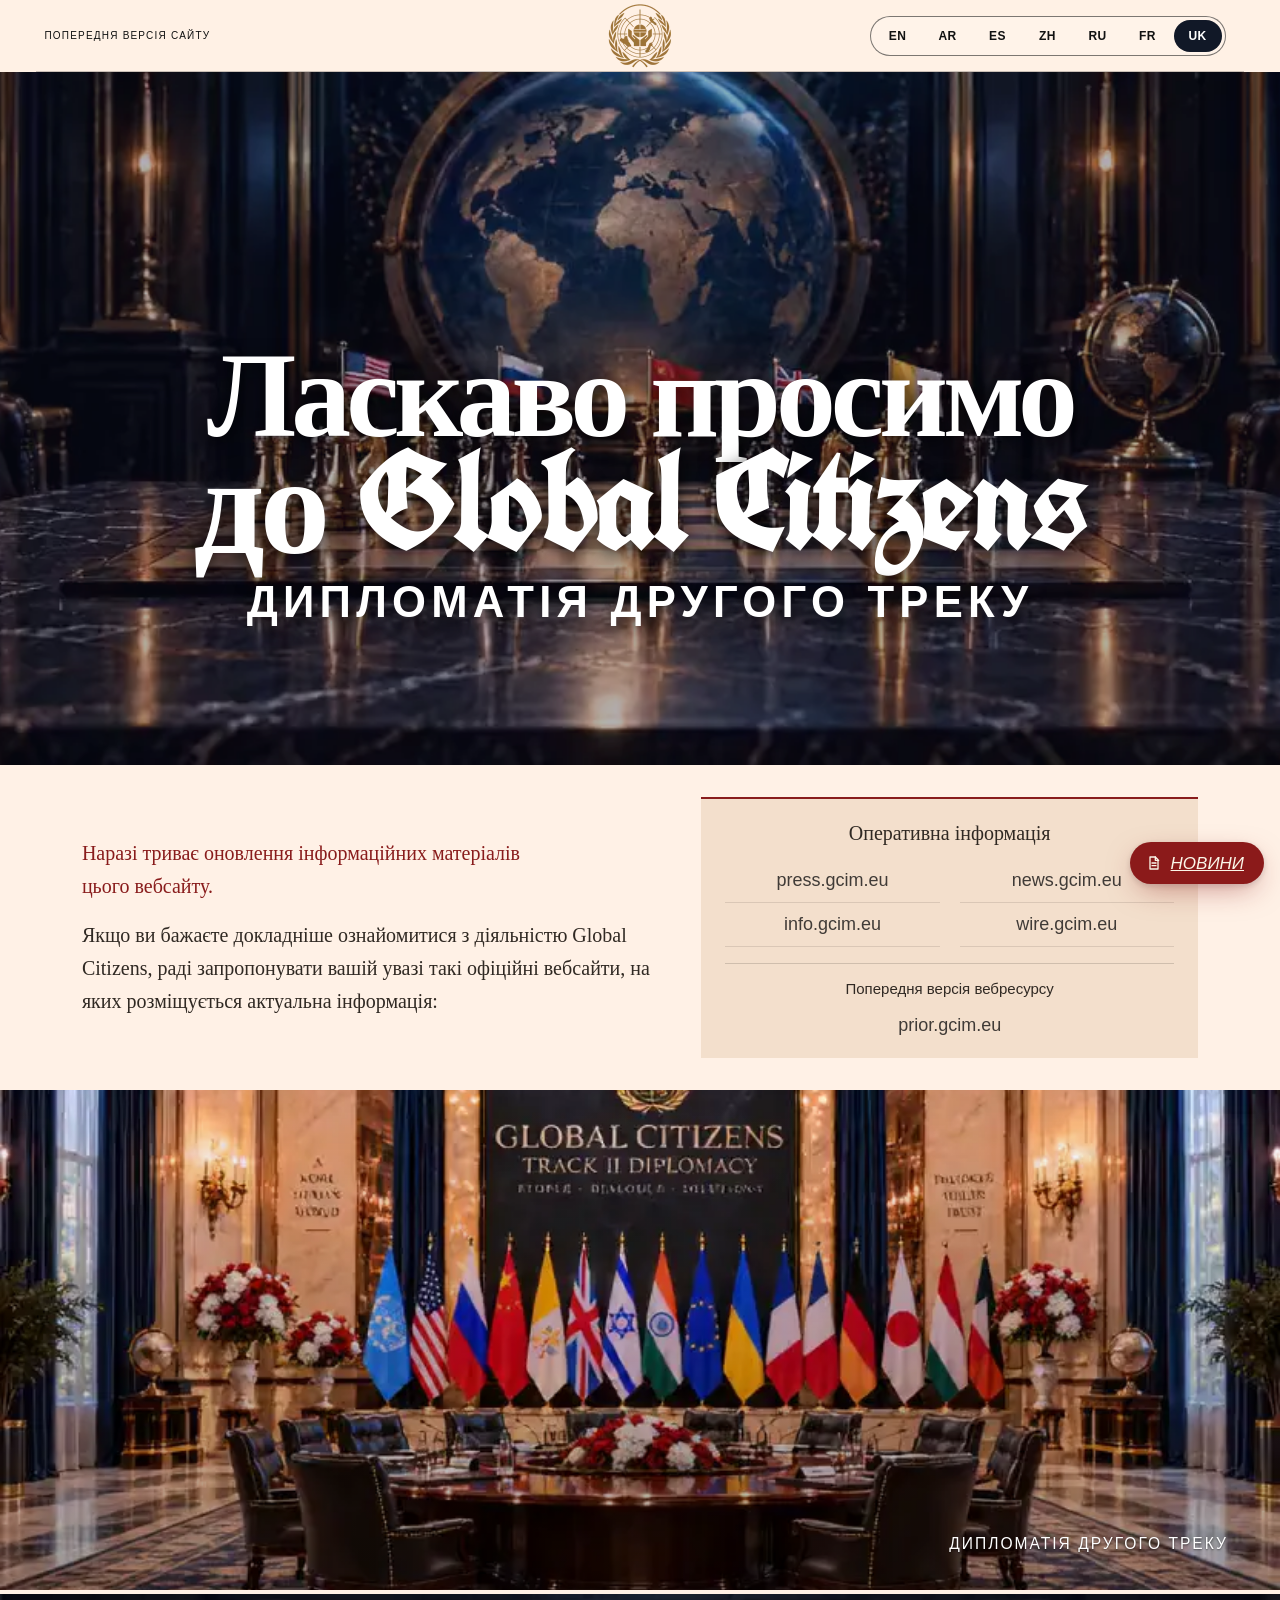
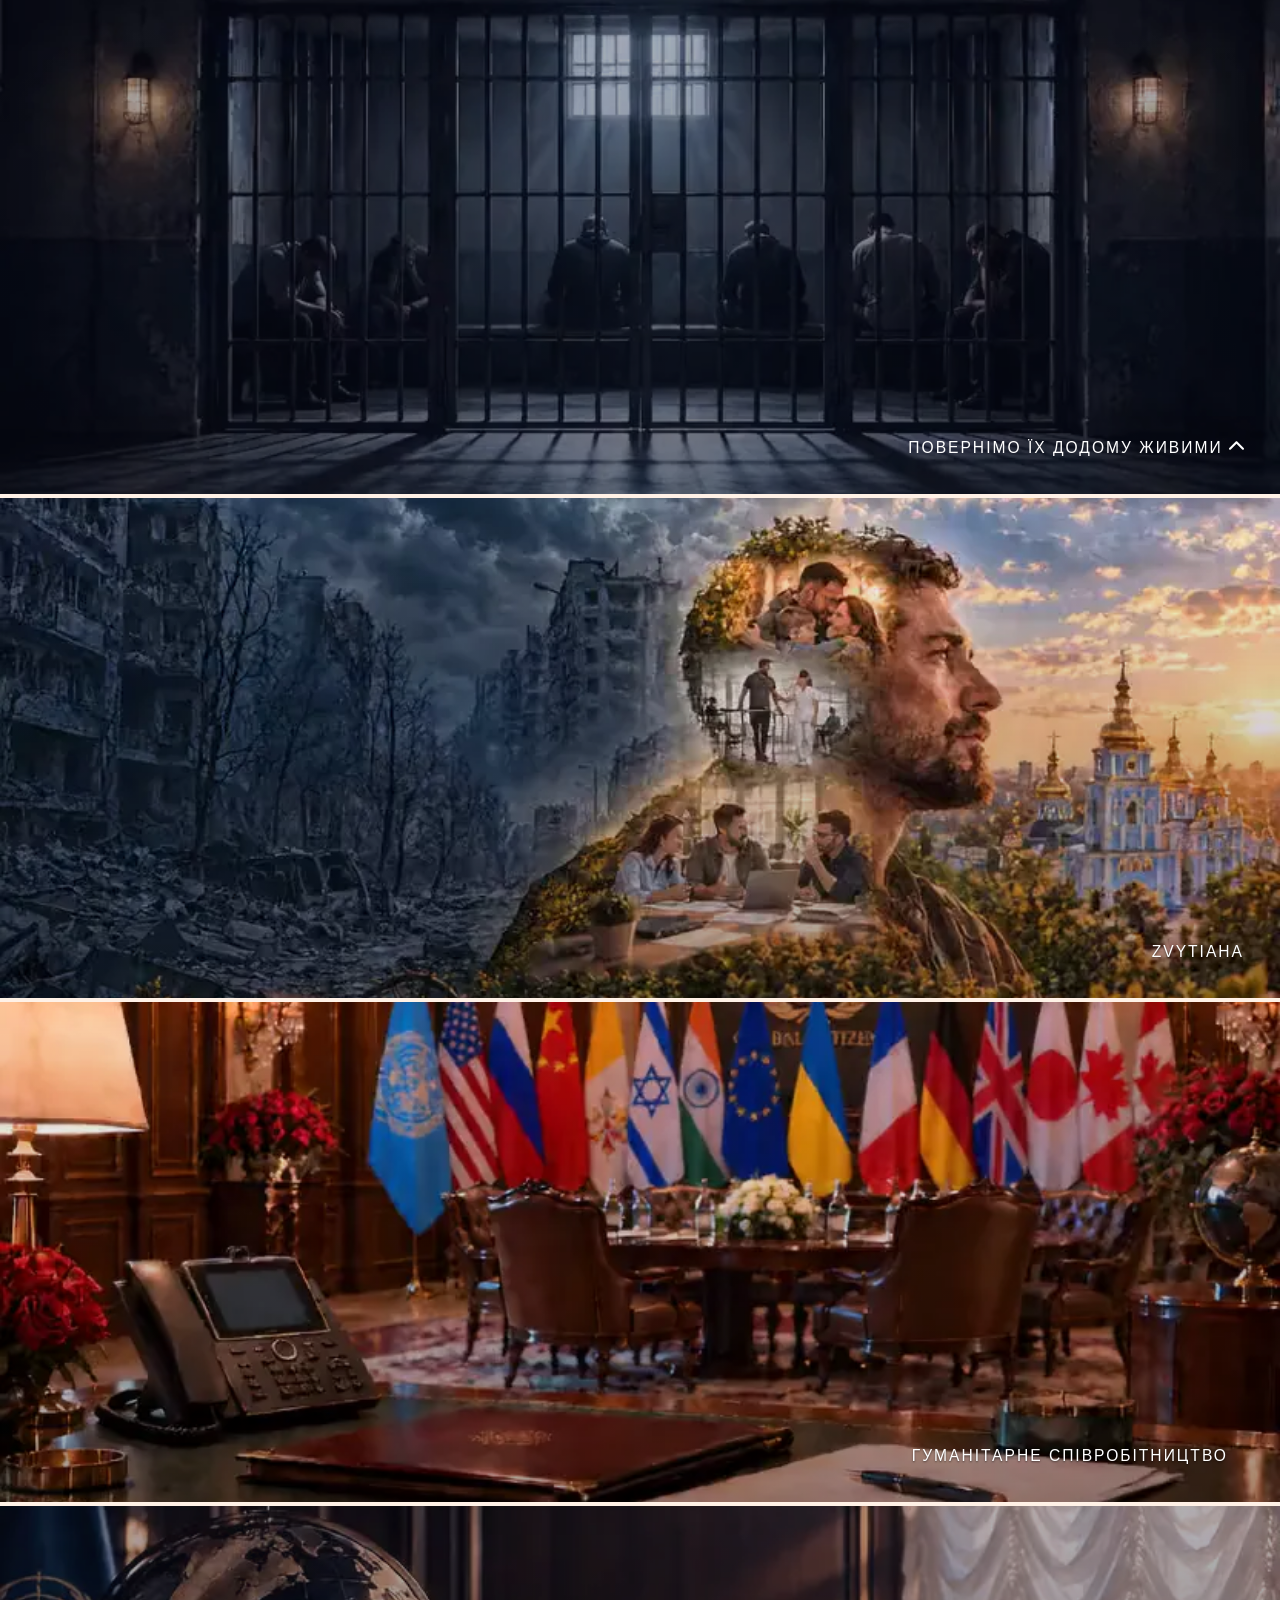
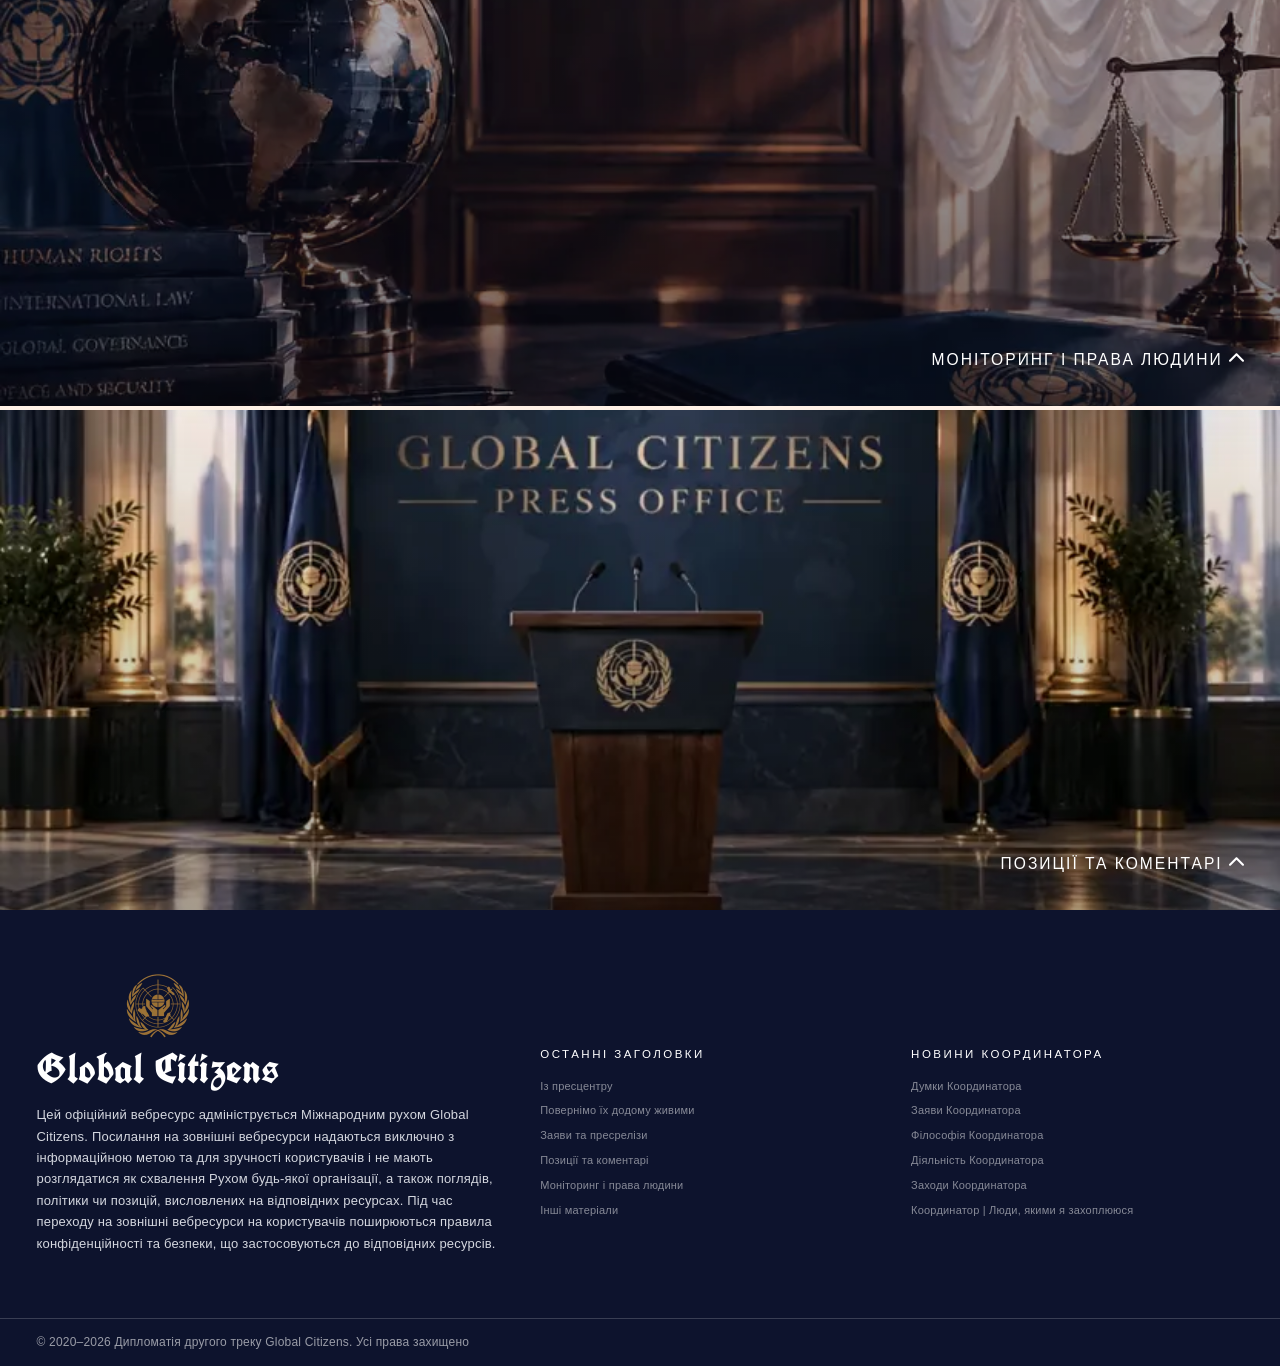
<file: index-uk.html>
<!DOCTYPE html>
<html lang="uk"><head>
<link rel="icon" type="image/png" sizes="32x32" href="assets/favicon-32.png?v=17">
<link rel="icon" type="image/png" sizes="192x192" href="assets/favicon-192.png?v=17">
<link rel="icon" type="image/png" sizes="512x512" href="assets/favicon-512.png?v=17">
<link rel="shortcut icon" href="assets/favicon.ico?v=17">
<link rel="apple-touch-icon" sizes="180x180" href="apple-touch-icon.png?v=17">

<meta charset="UTF-8">
	<meta name="viewport" content="width=device-width, initial-scale=1">
<meta name="robots" content="index, follow, max-image-preview:large, max-snippet:-1, max-video-preview:-1">

	<title>Global Citizens — офіційний сайт</title>
<meta name="description" content="Офіційний сайт Міжнародного руху Global Citizens. Оперативна інформація та посилання на офіційні вебресурси Руху.">
<link rel="canonical" href="https://gcim.eu/index-uk.html">
<link rel="alternate" hreflang="en-US" href="https://gcim.eu/">
<link rel="alternate" hreflang="ru" href="https://gcim.eu/index-ru.html">
<link rel="alternate" hreflang="fr" href="https://gcim.eu/index-fr.html">
<link rel="alternate" hreflang="es" href="https://gcim.eu/index-es.html">
<link rel="alternate" hreflang="ar" href="https://gcim.eu/index-ar.html">
<link rel="alternate" hreflang="zh-CN" href="https://gcim.eu/index-zh.html">
<link rel="alternate" hreflang="uk" href="https://gcim.eu/index-uk.html">
<link rel="alternate" hreflang="x-default" href="https://gcim.eu/">
<meta property="og:locale" content="uk_UA">
<meta property="og:type" content="website">
<meta property="og:title" content="Global Citizens — офіційний сайт">
<meta property="og:description" content="Офіційний сайт Міжнародного руху Global Citizens. Оперативна інформація та посилання на офіційні вебресурси Руху.">
<meta property="og:url" content="https://gcim.eu/index-uk.html">
<meta property="og:site_name" content="Global Citizens">
<meta property="article:publisher" content="https://gcim.eu/">
<meta property="article:modified_time" content="2026-10-24T10:52:30+00:00">
<meta property="og:image" content="https://gcim.eu/assets/social-preview.jpg">
<meta property="og:image:width" content="1200">
<meta property="og:image:height" content="630">
<meta property="og:image:type" content="image/jpeg">
<meta property="og:image:alt" content="Global Citizens">
<meta name="twitter:card" content="summary_large_image">
<meta name="twitter:title" content="Global Citizens — офіційний сайт">
<meta name="twitter:description" content="Офіційний сайт Міжнародного руху Global Citizens. Оперативна інформація та посилання на офіційні вебресурси Руху.">
<meta name="twitter:image" content="https://gcim.eu/assets/social-preview.jpg">
<meta name="twitter:image:alt" content="Global Citizens">
<meta name="twitter:site" content="@globalcitizens">

<meta name="apple-mobile-web-app-title" content="Global Citizens">
	<meta name="application-name" content="Global Citizens">
	<meta name="theme-color" content="#f5f5f5">
	<meta name="msapplication-TileColor" content="#0D132D">

<link rel="stylesheet" href="Global%20Citizens_files/site-shared.css?v=20">

<script defer="defer" id="gcim-video-accordion-view-script-js" src="Global%20Citizens_files/view_aIma.js?v=16"></script>

</head>

<body class="home gcim-singular page gcim-embed-responsive gcim-theme-gcim remove-content-margins has-immersive-header has-topper has-sticky-header has-condensed-header" id="top" style="--gcim-scrollbar-width-max: 0px; --gcim-scrollbar-width: 0px;">
<a class="skip-link screen-reader-text" id="gcim-skip-link" href="#gcim--skip-link--target">Перейти до вмісту</a><div class="gcim-site-blocks"><header class="alignfull site-header gcim-block-template-part">
<div class="gcim-header gcim-header-v2 is-ready">
	<div id="gcim-header-6__main" class="gcim-header__main">
		<div class="gcim-header__main-content">
			<div class="gcim-header__left">
				<div class="gcim-header__menu-toggle">
					<button class="button-icon" aria-controls="gcim-header-6__menu" aria-haspopup="dialog" title="Відкрити меню">
						<svg class="button-icon--open" xmlns="http://www.w3.org/2000/svg" viewBox="0 0 20 20" width="20" height="20"><rect y="5" width="20" height="3.1" rx="1.5" ry="1.5" fill="currentColor"></rect><rect y="12.4" width="20" height="3.1" rx="1.5" ry="1.5" fill="currentColor"></rect></svg>						<svg class="button-icon--close" width="20" height="20" viewBox="0 0 20 20" fill="none" xmlns="http://www.w3.org/2000/svg">
    <path d="M16.663 2.10024C17.0552 2.07743 17.441 2.20784 17.739 2.46397C18.3266 3.05507 18.3266 4.00976 17.739 4.60087L4.87214 17.4678C4.26097 18.0396 3.30194 18.0079 2.73005 17.3967C2.2129 16.844 2.18276 15.9945 2.65948 15.4066L15.6021 2.46397C15.8962 2.21153 16.2758 2.08137 16.663 2.10024Z" fill="currentColor"></path>
    <path d="M3.81132 2.1002C4.20889 2.1019 4.58993 2.25971 4.87221 2.53969L17.7391 15.4066C18.2835 16.0424 18.2095 16.9991 17.5738 17.5435C17.0064 18.0294 16.1695 18.0294 15.6022 17.5435L2.65955 4.67664C2.04853 4.1046 2.01694 3.14552 2.58898 2.5345C2.61174 2.5102 2.63524 2.48669 2.65955 2.46393C2.97646 2.18834 3.39354 2.05663 3.81132 2.1002Z" fill="currentColor"></path>
</svg>
						<span>Меню</span>
					</button>
				</div>
				<a class="gcim-header__previous-site-link" href="https://prior.gcim.eu/">ПОПЕРЕДНЯ ВЕРСІЯ САЙТУ</a>
			</div>
			<div class="gcim-header__center">
				<a class="gcim-header__logo" href="index-uk.html" rel="home" title="Global Citizens">
										<picture class="gcim-header__logo-img gcim-header__logo-img--white">
						<source type="image/webp" srcset="Global%20Citizens_files/gcim-gold-emblem-128.webp 1x">
						<img src="Global%20Citizens_files/gcim-gold-emblem-128.webp" alt="Global Citizens" width="128" height="128" loading="eager" fetchpriority="high">
					</picture>
					<picture class="gcim-header__logo-img gcim-header__logo-img--navy">
						<source type="image/webp" srcset="Global%20Citizens_files/gcim-gold-emblem-128.webp 1x">
						<img src="Global%20Citizens_files/gcim-gold-emblem-128.webp" alt="Global Citizens" width="128" height="128" loading="eager">
					</picture>
				</a>
			</div>
			<div class="gcim-header__right">
								<details class="gcim-mobile-language-switcher">
					<summary aria-label="Вибір мови"><span>UK</span></summary>
					<nav class="gcim-mobile-language-switcher__menu" aria-label="Мови — мобільна версія">
<a href="index.html" lang="en">EN</a>
<a href="index-ar.html" lang="ar">AR</a>
<a href="index-es.html" lang="es">ES</a>
<a href="index-zh.html" lang="zh-CN">ZH</a>
<a href="index-ru.html" lang="ru">RU</a>
<a href="index-fr.html" lang="fr">FR</a>
<a class="is-active" aria-current="page" href="index-uk.html" lang="uk">UK</a>
</nav>
				</details>
<nav class="gcim-header-language-switcher" aria-label="Мови — настільна версія">
<a href="index.html" lang="en">EN</a>
<a href="index-ar.html" lang="ar">AR</a>
<a href="index-es.html" lang="es">ES</a>
<a href="index-zh.html" lang="zh-CN">ZH</a>
<a href="index-ru.html" lang="ru">RU</a>
<a href="index-fr.html" lang="fr">FR</a>
<a class="is-active" href="index-uk.html" lang="uk" aria-current="page">UK</a>
</nav>
				<div class="gcim-header__search-toggle" hidden>
					<button class="button-icon" aria-controls="gcim-header-6__search" aria-expanded="false" aria-haspopup="dialog" title="Відкрити пошук">
						<span>Пошук</span>
						<svg class="button-icon--open" width="20" height="20" viewBox="0 0 20 20" fill="none" xmlns="http://www.w3.org/2000/svg">
    <path d="M18.3929 18.306L13.8709 13.6029C15.0336 12.2207 15.6706 10.4817 15.6706 8.67124C15.6706 4.44139 12.2292 1 7.99937 1C3.76951 1 0.328125 4.44139 0.328125 8.67124C0.328125 12.9011 3.76951 16.3425 7.99937 16.3425C9.58732 16.3425 11.1006 15.8635 12.3943 14.9543L16.9507 19.6932C17.1412 19.8909 17.3973 20 17.6718 20C17.9316 20 18.1781 19.9009 18.3652 19.7208C18.7628 19.3383 18.7755 18.7039 18.3929 18.306ZM7.99937 3.00119C11.1259 3.00119 13.6694 5.54471 13.6694 8.67124C13.6694 11.7978 11.1259 14.3413 7.99937 14.3413C4.87284 14.3413 2.32932 11.7978 2.32932 8.67124C2.32932 5.54471 4.87284 3.00119 7.99937 3.00119Z" fill="currentColor"></path>
</svg>
						<svg class="button-icon--close" width="20" height="20" viewBox="0 0 20 20" fill="none" xmlns="http://www.w3.org/2000/svg">
    <path d="M16.663 2.10024C17.0552 2.07743 17.441 2.20784 17.739 2.46397C18.3266 3.05507 18.3266 4.00976 17.739 4.60087L4.87214 17.4678C4.26097 18.0396 3.30194 18.0079 2.73005 17.3967C2.2129 16.844 2.18276 15.9945 2.65948 15.4066L15.6021 2.46397C15.8962 2.21153 16.2758 2.08137 16.663 2.10024Z" fill="currentColor"></path>
    <path d="M3.81132 2.1002C4.20889 2.1019 4.58993 2.25971 4.87221 2.53969L17.7391 15.4066C18.2835 16.0424 18.2095 16.9991 17.5738 17.5435C17.0064 18.0294 16.1695 18.0294 15.6022 17.5435L2.65955 4.67664C2.04853 4.1046 2.01694 3.14552 2.58898 2.5345C2.61174 2.5102 2.63524 2.48669 2.65955 2.46393C2.97646 2.18834 3.39354 2.05663 3.81132 2.1002Z" fill="currentColor"></path>
</svg>
					</button>
				</div>
				<div id="gcim-header-6__search" class="gcim-header__search" role="search" hidden>
					<div class="gcim-header__search-content">
						<form role="search" method="get" action="#">
							<div class="gcim-header__search-box">
								<label class="screen-reader-text" for="gcim-header-6__search-input">Пошук:</label>
								<input type="search" id="gcim-header-6__search-input" class="gcim-header__search-input" name="s" title="Пошук:">
							</div>
							<button type="submit" class="gcim-header__search-submit" title="Пошук">
								<svg width="20" height="20" viewBox="0 0 20 20" fill="none" xmlns="http://www.w3.org/2000/svg">
    <path d="M18.3929 18.306L13.8709 13.6029C15.0336 12.2207 15.6706 10.4817 15.6706 8.67124C15.6706 4.44139 12.2292 1 7.99937 1C3.76951 1 0.328125 4.44139 0.328125 8.67124C0.328125 12.9011 3.76951 16.3425 7.99937 16.3425C9.58732 16.3425 11.1006 15.8635 12.3943 14.9543L16.9507 19.6932C17.1412 19.8909 17.3973 20 17.6718 20C17.9316 20 18.1781 19.9009 18.3652 19.7208C18.7628 19.3383 18.7755 18.7039 18.3929 18.306ZM7.99937 3.00119C11.1259 3.00119 13.6694 5.54471 13.6694 8.67124C13.6694 11.7978 11.1259 14.3413 7.99937 14.3413C4.87284 14.3413 2.32932 11.7978 2.32932 8.67124C2.32932 5.54471 4.87284 3.00119 7.99937 3.00119Z" fill="currentColor"></path>
</svg>
							</button>
						</form>
					</div>
				</div>
			</div>
		</div>
	</div>

			<div id="gcim-header-6__primary" class="gcim-header__primary is-ready" hidden>
			<nav class="gcim-header__primary-navigation" aria-label="Основна навігація">
				<button class="gcim-header__primary-left button-icon">
					<span class="screen-reader-text">Прокрутити ліворуч</span>
					<svg xmlns="http://www.w3.org/2000/svg" width="15" height="15" viewBox="0 0 15 15" fill="none">
    <path d="M7.50004 3.22472C7.76887 3.22472 8.03767 3.32737 8.24263 3.53223L14.6923 9.98196C15.1026 10.3922 15.1026 11.0574 14.6923 11.4676C14.2822 11.8777 13.6171 11.8777 13.2068 11.4676L7.50004 5.76048L1.79326 11.4674C1.38298 11.8775 0.717978 11.8775 0.307895 11.4674C-0.102588 11.0572 -0.102588 10.392 0.307895 9.98176L6.75746 3.53203C6.96251 3.32714 7.23131 3.22472 7.50004 3.22472Z" fill="currentColor"></path>
</svg>
				</button>
				<ul id="menu-primary-navigation" class="menu menu--desktop"><li id="menu-item-60001" class="menu-item menu-item-type-post_type menu-item-object-page menu-item-60001"><a href="index-uk.html#" hidden>ГОЛОВНА</a></li>
<li id="menu-item-60002" class="menu-item menu-item-type-post_type menu-item-object-page menu-item-60002"><a href="index-uk.html#" hidden>НОВИНИ</a></li>
<li id="menu-item-60006" class="menu-item menu-item-type-post_type menu-item-object-page menu-item-60006"><a href="index-uk.html#" hidden>ПРО НАС</a></li>
<li id="menu-item-60003" class="menu-item menu-item-type-post_type menu-item-object-page menu-item-60003"><a href="index-uk.html#" hidden>КООРДИНАТОР</a></li>
<li id="menu-item-60004" class="menu-item menu-item-type-post_type menu-item-object-page menu-item-60004"><a href="index-uk.html#" hidden>ІНІЦІАТИВИ</a></li>
<li id="menu-item-60005" class="menu-item menu-item-type-post_type menu-item-object-page menu-item-60005"><a href="index-uk.html#" hidden>КОНТАКТИ</a></li>
</ul><ul id="menu-primary-navigation-mobile" class="menu menu--mobile"><li id="menu-item-60101" class="menu-item menu-item-type-post_type menu-item-object-page menu-item-60101"><a href="index-uk.html#" hidden>ГОЛОВНА</a></li>
<li id="menu-item-60102" class="menu-item menu-item-type-post_type menu-item-object-page menu-item-60102"><a href="index-uk.html#" hidden>НОВИНИ</a></li>
<li id="menu-item-60106" class="menu-item menu-item-type-post_type menu-item-object-page menu-item-60106"><a href="index-uk.html#" hidden>ПРО НАС</a></li>
<li id="menu-item-60103" class="menu-item menu-item-type-post_type menu-item-object-page menu-item-60103"><a href="index-uk.html#" hidden>КООРДИНАТОР</a></li>
<li id="menu-item-60104" class="menu-item menu-item-type-post_type menu-item-object-page menu-item-60104"><a href="index-uk.html#" hidden>ІНІЦІАТИВИ</a></li>
<li id="menu-item-60105" class="menu-item menu-item-type-post_type menu-item-object-page menu-item-60105"><a href="index-uk.html#" hidden>КОНТАКТИ</a></li>
</ul>				<button class="gcim-header__primary-right button-icon is-active">
					<span class="screen-reader-text">Прокрутити праворуч</span>
					<svg xmlns="http://www.w3.org/2000/svg" width="15" height="15" viewBox="0 0 15 15" fill="none">
    <path d="M7.50004 3.22472C7.76887 3.22472 8.03767 3.32737 8.24263 3.53223L14.6923 9.98196C15.1026 10.3922 15.1026 11.0574 14.6923 11.4676C14.2822 11.8777 13.6171 11.8777 13.2068 11.4676L7.50004 5.76048L1.79326 11.4674C1.38298 11.8775 0.717978 11.8775 0.307895 11.4674C-0.102588 11.0572 -0.102588 10.392 0.307895 9.98176L6.75746 3.53203C6.96251 3.32714 7.23131 3.22472 7.50004 3.22472Z" fill="currentColor"></path>
</svg>
				</button>
			</nav>
		</div>
	
	<div id="gcim-header-6__menu" class="gcim-header__menu" role="dialog" aria-modal="true" aria-label="Головне меню">
		<button class="gcim-header__menu-close button-icon" aria-controls="gcim-header-6__menu" title="Закрити меню" disabled="disabled">
			<svg width="20" height="20" viewBox="0 0 20 20" fill="none" xmlns="http://www.w3.org/2000/svg">
    <path d="M16.663 2.10024C17.0552 2.07743 17.441 2.20784 17.739 2.46397C18.3266 3.05507 18.3266 4.00976 17.739 4.60087L4.87214 17.4678C4.26097 18.0396 3.30194 18.0079 2.73005 17.3967C2.2129 16.844 2.18276 15.9945 2.65948 15.4066L15.6021 2.46397C15.8962 2.21153 16.2758 2.08137 16.663 2.10024Z" fill="currentColor"></path>
    <path d="M3.81132 2.1002C4.20889 2.1019 4.58993 2.25971 4.87221 2.53969L17.7391 15.4066C18.2835 16.0424 18.2095 16.9991 17.5738 17.5435C17.0064 18.0294 16.1695 18.0294 15.6022 17.5435L2.65955 4.67664C2.04853 4.1046 2.01694 3.14552 2.58898 2.5345C2.61174 2.5102 2.63524 2.48669 2.65955 2.46393C2.97646 2.18834 3.39354 2.05663 3.81132 2.1002Z" fill="currentColor"></path>
</svg>
			<span class="screen-reader-text">Закрити</span>
		</button>
		<div class="gcim-header__menu-content">
			<nav class="gcim-header__drawer-navigation" aria-label="Основна навігація"><ul class="menu gcim-header__drawer-menu"><li class="menu-item"><a href="index-uk.html#" hidden>ГОЛОВНА</a></li><li class="menu-item"><a href="index-uk.html#" hidden>НОВИНИ</a></li><li class="menu-item"><a href="index-uk.html#" hidden>ПРО НАС</a></li><li class="menu-item"><a href="index-uk.html#" hidden>КООРДИНАТОР</a></li><li class="menu-item"><a href="index-uk.html#" hidden>ІНІЦІАТИВИ</a></li><li class="menu-item"><a href="index-uk.html#" hidden>КОНТАКТИ</a></li><li class="menu-item gcim-header__drawer-previous-site-mobile"><a href="https://prior.gcim.eu/">ПОПЕРЕДНЯ ВЕРСІЯ САЙТУ</a></li></ul></nav>
		</div>
	</div>

	<div class="gcim-header__overlay"></div>

</div>
</header>

<main id="gcim--skip-link--target" class="gcim-block-group site-content is-layout-flow gcim-block-group-is-layout-flow">
	<div class="entry-content gcim-block-post-content has-global-padding is-layout-constrained gcim-block-post-content-is-layout-constrained">
<div class="alignfull has-wide-width has-min-height-80 has-media has-media-fixed is-immersive-header-element is-style-full-media gcim-topper">
	<div class="gcim-topper__inner-container">
		<div class="gcim-topper__content">
			
				<h1 class="gcim-topper__headline gc-hero-title"><span>Ласкаво просимо</span><span>до <b class="gc-hero-brand">Global Citizens</b></span><span class="gc-hero-subtitle">ДИПЛОМАТІЯ ДРУГОГО ТРЕКУ</span></h1>
			
							<div class="gcim-topper__deck">

				</div>

							<div class="gcim-topper__media"><figure class="gcim-topper__media--figure"><video class="gcim-topper__media--video" muted="muted" loop="loop" playsinline="playsinline" preload="none" poster="Global%20Citizens_files/hero-great-chessboard-20260920-v3.webp" width="832" height="480"><source data-src="Global%20Citizens_files/hero-great-chessboard-20260920-v3.mp4?v=13" type="video/mp4"></video></figure></div>					</div>
	</div>
	</div>

<div class="alignfull gcim-block-group has-medium-font-size has-global-padding is-layout-constrained gcim-container-core-group-is-layout-268a0545 gcim-block-group-is-layout-constrained gc-temporary-hub">
<div class="gcim-focus-left gc-official-resources">
<section class="gc-official-resources__inner" aria-labelledby="gc-resources-heading">
<h2 id="gc-resources-heading">Оперативна інформація</h2>
<div class="gc-official-resources__links"><a href="https://press.gcim.eu/"><bdi dir="ltr">press.gcim.eu</bdi></a>
<a href="https://news.gcim.eu/"><bdi dir="ltr">news.gcim.eu</bdi></a>
<a href="https://info.gcim.eu/"><bdi dir="ltr">info.gcim.eu</bdi></a>
<a href="https://wire.gcim.eu/"><bdi dir="ltr">wire.gcim.eu</bdi></a>
</div>
<div class="gc-official-resources__previous"><p>Попередня версія вебресурсу</p><a href="https://prior.gcim.eu/"><bdi dir="ltr">prior.gcim.eu</bdi></a></div>
</section></div>
<div class="gc-temporary-notice"><div class="gc-temporary-notice__body">
<p>Наразі триває оновлення інформаційних матеріалів цього вебсайту.</p>
<p>Якщо ви бажаєте докладніше ознайомитися з діяльністю Global Citizens, раді запропонувати вашій увазі такі офіційні вебсайти, на яких розміщується актуальна інформація:</p>
</div></div>

</div>

<div style="--gcim--video-accordion--height:500px;--gcim--video-accordion--hover-expansion:1" class="is-vertical alignfull gcim-video-accordion is-content-justification-center is-layout-flex gcim-container-video-accordion-is-layout-631eaa29 gcim-video-accordion-is-layout-flex" data-show-title="both">
	
<div class="has-link gcim-video-accordion-item has-text-align-right is-layout-flex gcim-container-video-accordion-item-is-layout-631eaa29 gcim-video-accordion-item-is-layout-flex" data-show-title-both="" data-autoplay="always">

	<div class="gcim-video-accordion-item__media" data-show-title-both="">
		<video data-src="Global%20Citizens_files/track-II-diplomacy-20260920-v9.mp4?v=13" muted="muted" loop="loop" playsinline="playsinline" tabindex="-1" preload="none" poster="Global%20Citizens_files/track-II-diplomacy-20260920-v9.webp" width="832" height="480"></video>

			</div>

			<div class="gcim-video-accordion-item__content" data-show-title-both="">
			<h3 class="gcim-video-accordion-item__title">
				
				ДИПЛОМАТІЯ ДРУГОГО ТРЕКУ
				<svg xmlns="http://www.w3.org/2000/svg" width="15" height="15" viewBox="0 0 15 15" fill="none">
    <path d="M7.50004 3.22472C7.76887 3.22472 8.03767 3.32737 8.24263 3.53223L14.6923 9.98196C15.1026 10.3922 15.1026 11.0574 14.6923 11.4676C14.2822 11.8777 13.6171 11.8777 13.2068 11.4676L7.50004 5.76048L1.79326 11.4674C1.38298 11.8775 0.717978 11.8775 0.307895 11.4674C-0.102588 11.0572 -0.102588 10.392 0.307895 9.98176L6.75746 3.53203C6.96251 3.32714 7.23131 3.22472 7.50004 3.22472Z" fill="currentColor"></path>
</svg>

							</h3>
		</div>
	</div>

<div class="gcim-bars-video has-link gcim-video-accordion-item has-text-align-right is-layout-flex gcim-container-video-accordion-item-is-layout-631eaa29 gcim-video-accordion-item-is-layout-flex" data-show-title-both="" data-autoplay="always">
			<a href="https://gcim.eu/newsroom/bring-them-home-alive/" class="gcim-video-accordion-item__link"><h3 class="gcim-video-accordion-item__title">
				
				ПОВЕРНІМО ЇХ ДОДОМУ ЖИВИМИ
				<svg xmlns="http://www.w3.org/2000/svg" width="15" height="15" viewBox="0 0 15 15" fill="none">
    <path d="M7.50004 3.22472C7.76887 3.22472 8.03767 3.32737 8.24263 3.53223L14.6923 9.98196C15.1026 10.3922 15.1026 11.0574 14.6923 11.4676C14.2822 11.8777 13.6171 11.8777 13.2068 11.4676L7.50004 5.76048L1.79326 11.4674C1.38298 11.8775 0.717978 11.8775 0.307895 11.4674C-0.102588 11.0572 -0.102588 10.392 0.307895 9.98176L6.75746 3.53203C6.96251 3.32714 7.23131 3.22472 7.50004 3.22472Z" fill="currentColor"></path>
</svg>

							</h3></a>
	
	<div class="gcim-video-accordion-item__media" data-show-title-both="">
		<video data-src="Global%20Citizens_files/bring-them-home-alive-20260920-v2.mp4?v=13" style="object-position:50% 50%;background:#0D132D;" muted="muted" loop="loop" playsinline="playsinline" tabindex="-1" preload="none" poster="Global%20Citizens_files/bring-them-home-alive-20260920-v2.webp" width="832" height="480"></video>

			</div>

			<div class="gcim-video-accordion-item__content" data-show-title-both="">
			
		</div>
	</div>

<div id="gc-recovery-video" class="gcim-video-accordion-item has-text-align-right is-layout-flex gcim-container-video-accordion-item-is-layout-631eaa29 gcim-video-accordion-item-is-layout-flex" data-autoplay="always">
<div class="gcim-video-accordion-item__media">
<video data-src="Global%20Citizens_files/recovery-section-v7.mp4?v=13" muted loop playsinline tabindex="-1" preload="none" poster="Global%20Citizens_files/recovery-section-v7.webp" width="832" height="480"></video>
</div>
<div class="gcim-video-accordion-item__content" data-show-title-both=""><h3 class="gcim-video-accordion-item__title">ZVYTIAHA</h3></div>
</div>

<div class="has-link gcim-video-accordion-item has-text-align-right is-layout-flex gcim-container-video-accordion-item-is-layout-631eaa29 gcim-video-accordion-item-is-layout-flex" data-show-title-both="" data-autoplay="always">

	<div class="gcim-video-accordion-item__media" data-show-title-both="">
		<video data-src="Global%20Citizens_files/humanitarian-cooperation-20260920-v3.mp4?v=13" style="object-position:50% 50%;background:#0D132D;" muted="muted" loop="loop" playsinline="playsinline" tabindex="-1" preload="none" poster="Global%20Citizens_files/humanitarian-cooperation-20260920-v3.webp" width="832" height="480"></video>

			</div>

			<div class="gcim-video-accordion-item__content" data-show-title-both="">
			<h3 class="gcim-video-accordion-item__title">
				
				ГУМАНІТАРНЕ СПІВРОБІТНИЦТВО
				<svg xmlns="http://www.w3.org/2000/svg" width="15" height="15" viewBox="0 0 15 15" fill="none">
    <path d="M7.50004 3.22472C7.76887 3.22472 8.03767 3.32737 8.24263 3.53223L14.6923 9.98196C15.1026 10.3922 15.1026 11.0574 14.6923 11.4676C14.2822 11.8777 13.6171 11.8777 13.2068 11.4676L7.50004 5.76048L1.79326 11.4674C1.38298 11.8775 0.717978 11.8775 0.307895 11.4674C-0.102588 11.0572 -0.102588 10.392 0.307895 9.98176L6.75746 3.53203C6.96251 3.32714 7.23131 3.22472 7.50004 3.22472Z" fill="currentColor"></path>
</svg>

							</h3>
		</div>
	</div>

<div class="gcim-monitoring-human-rights-custom has-link gcim-video-accordion-item has-text-align-right is-layout-flex gcim-container-video-accordion-item-is-layout-631eaa29 gcim-video-accordion-item-is-layout-flex" data-show-title-both="" data-autoplay="always">
			<a href="https://gcim.eu/newsroom/monitoring/" class="gcim-video-accordion-item__link"><h3 class="gcim-video-accordion-item__title">
				
				МОНІТОРИНГ І ПРАВА ЛЮДИНИ
				<svg xmlns="http://www.w3.org/2000/svg" width="15" height="15" viewBox="0 0 15 15" fill="none">
    <path d="M7.50004 3.22472C7.76887 3.22472 8.03767 3.32737 8.24263 3.53223L14.6923 9.98196C15.1026 10.3922 15.1026 11.0574 14.6923 11.4676C14.2822 11.8777 13.6171 11.8777 13.2068 11.4676L7.50004 5.76048L1.79326 11.4674C1.38298 11.8775 0.717978 11.8775 0.307895 11.4674C-0.102588 11.0572 -0.102588 10.392 0.307895 9.98176L6.75746 3.53203C6.96251 3.32714 7.23131 3.22472 7.50004 3.22472Z" fill="currentColor"></path>
</svg>

							</h3></a>
	
	<div class="gcim-video-accordion-item__media" data-show-title-both="">
		<video data-src="Global%20Citizens_files/monitoring-human-rights-20260920-v3.mp4?v=13" style="object-position:50% 50%;background:#0D132D;" muted="muted" loop="loop" playsinline="playsinline" tabindex="-1" preload="none" poster="Global%20Citizens_files/monitoring-human-rights-20260920-v3.webp" width="832" height="480"></video>

			</div>

			<div class="gcim-video-accordion-item__content" data-show-title-both="">
			
		</div>
	</div>

<div class="has-link gcim-video-accordion-item has-text-align-right is-layout-flex gcim-container-video-accordion-item-is-layout-631eaa29 gcim-video-accordion-item-is-layout-flex is-active" data-show-title-both="" data-autoplay="always">
			<a href="https://gcim.eu/category/positions-remarks/" class="gcim-video-accordion-item__link"><h3 class="gcim-video-accordion-item__title">
				
				ПОЗИЦІЇ ТА КОМЕНТАРІ
				<svg xmlns="http://www.w3.org/2000/svg" width="15" height="15" viewBox="0 0 15 15" fill="none">
    <path d="M7.50004 3.22472C7.76887 3.22472 8.03767 3.32737 8.24263 3.53223L14.6923 9.98196C15.1026 10.3922 15.1026 11.0574 14.6923 11.4676C14.2822 11.8777 13.6171 11.8777 13.2068 11.4676L7.50004 5.76048L1.79326 11.4674C1.38298 11.8775 0.717978 11.8775 0.307895 11.4674C-0.102588 11.0572 -0.102588 10.392 0.307895 9.98176L6.75746 3.53203C6.96251 3.32714 7.23131 3.22472 7.50004 3.22472Z" fill="currentColor"></path>
</svg>

							</h3></a>
	
	<div class="gcim-video-accordion-item__media" data-show-title-both="">
		<video data-src="Global%20Citizens_files/positions-remarks-press-service-20260920-v3.mp4?v=13" style="object-position:50% 50%;background:#0D132D;" muted="muted" loop="loop" playsinline="playsinline" tabindex="-1" preload="none" poster="Global%20Citizens_files/positions-remarks-press-service-20260920-v3.webp" width="832" height="468"></video>

			</div>

			<div class="gcim-video-accordion-item__content" data-show-title-both="">
			
		</div>
	</div>

</div>

<div class="gcim-raw-html">

<div id="f250-widget">

  <a class="gcim-newsroom-fab" id="f250-fab" href="https://press.gcim.eu/" aria-label="Відкрити новини">
    <span class="gcim-newsroom-fab-pulse" aria-hidden="true"></span>
    <svg viewBox="0 0 24 24" fill="none" stroke="currentColor" stroke-width="2" stroke-linecap="round" stroke-linejoin="round" aria-hidden="true"><path d="M6 3h8l4 4v14H6z"></path><path d="M14 3v5h5"></path><line x1="9" y1="12" x2="15" y2="12"></line><line x1="9" y1="16" x2="15" y2="16"></line></svg>
    <span class="gcim-newsroom-fab-label">НОВИНИ</span>
  </a>

</div></div></div>
</main>

<footer class="alignfull site-footer gcim-block-template-part">
<div class="gcim-footer gcim-footer-v2">
	<div class="gcim-footer__inner-container">

		<div class="gcim-footer__navigation has-3-menus-with-end">
			<div class="gcim-footer__navigation--inner-container">

					<div class="gcim-footer-brand-left">
<a class="gcim-footer__logo" href="index-uk.html" rel="home" title="Global Citizens">
											<img src="Global%20Citizens_files/gcim-gold-emblem-128.webp" alt="Global Citizens" width="64" height="64" style="display:block;width:64px;height:64px;margin:0 auto 10px auto;">
											<span style="font-family:&quot;GC Masthead&quot;,serif;font-size:42px;line-height:1;color:#fff;white-space:nowrap;display:inline-block;">Global Citizens</span>
										</a>
<p class="gcim-footer-disclaimer">Цей офіційний вебресурс адмініструється Міжнародним рухом Global Citizens. Посилання на зовнішні вебресурси надаються виключно з інформаційною метою та для зручності користувачів і не мають розглядатися як схвалення Рухом будь-якої організації, а також поглядів, політики чи позицій, висловлених на відповідних ресурсах. Під час переходу на зовнішні вебресурси на користувачів поширюються правила конфіденційності та безпеки, що застосовуються до відповідних ресурсів.</p>
<div class="gcim-footer__social-links" hidden>
					
<ul class="gcim-block-social-links is-layout-flex gcim-block-social-links-is-layout-flex">
	<li class="gcim-social-link gcim-social-link-x gcim-block-social-link"><a class="gcim-block-social-link-anchor" aria-disabled="true" tabindex="-1"><svg width="24" height="24" viewBox="0 0 24 24" xmlns="http://www.w3.org/2000/svg" aria-hidden="true" focusable="false">
    <path d="M18.901 1.153h3.68l-8.04 9.19L24 22.846h-7.406l-5.8-7.584-6.638 7.584H.474l8.6-9.83L0 1.154h7.594l5.243 6.932ZM17.61 20.644h2.039L6.486 3.24H4.298Z"></path>
</svg><span class="gcim-block-social-link-label screen-reader-text">X</span></a></li>

	<li class="gcim-social-link gcim-social-link-instagram gcim-block-social-link"><a class="gcim-block-social-link-anchor" aria-disabled="true" tabindex="-1"><svg width="24" height="24" viewBox="0 0 24 24" xmlns="http://www.w3.org/2000/svg" aria-hidden="true" focusable="false">
    <path d="M7.0301.084c-1.2768.0602-2.1487.264-2.911.5634-.7888.3075-1.4575.72-2.1228 1.3877-.6652.6677-1.075 1.3368-1.3802 2.127-.2954.7638-.4956 1.6365-.552 2.914-.0564 1.2775-.0689 1.6882-.0626 4.947.0062 3.2586.0206 3.6671.0825 4.9473.061 1.2765.264 2.1482.5635 2.9107.308.7889.72 1.4573 1.388 2.1228.6679.6655 1.3365 1.0743 2.1285 1.38.7632.295 1.6361.4961 2.9134.552 1.2773.056 1.6884.069 4.9462.0627 3.2578-.0062 3.668-.0207 4.9478-.0814 1.28-.0607 2.147-.2652 2.9098-.5633.7889-.3086 1.4578-.72 2.1228-1.3881.665-.6682 1.0745-1.3378 1.3795-2.1284.2957-.7632.4966-1.636.552-2.9124.056-1.2809.0692-1.6898.063-4.948-.0063-3.2583-.021-3.6668-.0817-4.9465-.0607-1.2797-.264-2.1487-.5633-2.9117-.3084-.7889-.72-1.4568-1.3876-2.1228C21.2982 1.33 20.628.9208 19.8378.6165 19.074.321 18.2017.1197 16.9244.0645 15.6471.0093 15.236-.005 11.977.0014 8.718.0076 8.31.0215 7.0301.0839m.1402 21.6932c-1.17-.0509-1.8053-.2453-2.2287-.408-.5606-.216-.96-.4771-1.3819-.895-.422-.4178-.6811-.8186-.9-1.378-.1644-.4234-.3624-1.058-.4171-2.228-.0595-1.2645-.072-1.6442-.079-4.848-.007-3.2037.0053-3.583.0607-4.848.05-1.169.2456-1.805.408-2.2282.216-.5613.4762-.96.895-1.3816.4188-.4217.8184-.6814 1.3783-.9003.423-.1651 1.0575-.3614 2.227-.4171 1.2655-.06 1.6447-.072 4.848-.079 3.2033-.007 3.5835.005 4.8495.0608 1.169.0508 1.8053.2445 2.228.408.5608.216.96.4754 1.3816.895.4217.4194.6816.8176.9005 1.3787.1653.4217.3617 1.056.4169 2.2263.0602 1.2655.0739 1.645.0796 4.848.0058 3.203-.0055 3.5834-.061 4.848-.051 1.17-.245 1.8055-.408 2.2294-.216.5604-.4763.96-.8954 1.3814-.419.4215-.8181.6811-1.3783.9-.4224.1649-1.0577.3617-2.2262.4174-1.2656.0595-1.6448.072-4.8493.079-3.2045.007-3.5825-.006-4.848-.0608M16.953 5.5864A1.44 1.44 0 1 0 18.39 4.144a1.44 1.44 0 0 0-1.437 1.4424M5.8385 12.012c.0067 3.4032 2.7706 6.1557 6.173 6.1493 3.4026-.0065 6.157-2.7701 6.1506-6.1733-.0065-3.4032-2.771-6.1565-6.174-6.1498-3.403.0067-6.156 2.771-6.1496 6.1738M8 12.0077a4 4 0 1 1 4.008 3.9921A3.9996 3.9996 0 0 1 8 12.0077"></path>
</svg><span class="gcim-block-social-link-label screen-reader-text">Instagram</span></a></li>

	<li class="gcim-social-link gcim-social-link-tiktok gcim-block-social-link"><a class="gcim-block-social-link-anchor" aria-disabled="true" tabindex="-1"><svg width="24" height="24" viewBox="0 0 32 32" version="1.1" xmlns="http://www.w3.org/2000/svg" aria-hidden="true" focusable="false"><path d="M16.708 0.027c1.745-0.027 3.48-0.011 5.213-0.027 0.105 2.041 0.839 4.12 2.333 5.563 1.491 1.479 3.6 2.156 5.652 2.385v5.369c-1.923-0.063-3.855-0.463-5.6-1.291-0.76-0.344-1.468-0.787-2.161-1.24-0.009 3.896 0.016 7.787-0.025 11.667-0.104 1.864-0.719 3.719-1.803 5.255-1.744 2.557-4.771 4.224-7.88 4.276-1.907 0.109-3.812-0.411-5.437-1.369-2.693-1.588-4.588-4.495-4.864-7.615-0.032-0.667-0.043-1.333-0.016-1.984 0.24-2.537 1.495-4.964 3.443-6.615 2.208-1.923 5.301-2.839 8.197-2.297 0.027 1.975-0.052 3.948-0.052 5.923-1.323-0.428-2.869-0.308-4.025 0.495-0.844 0.547-1.485 1.385-1.819 2.333-0.276 0.676-0.197 1.427-0.181 2.145 0.317 2.188 2.421 4.027 4.667 3.828 1.489-0.016 2.916-0.88 3.692-2.145 0.251-0.443 0.532-0.896 0.547-1.417 0.131-2.385 0.079-4.76 0.095-7.145 0.011-5.375-0.016-10.735 0.025-16.093z"></path></svg><span class="gcim-block-social-link-label screen-reader-text">TikTok</span></a></li>

	<li class="gcim-social-link gcim-social-link-truth-social gcim-block-social-link"><a class="gcim-block-social-link-anchor" aria-disabled="true" tabindex="-1"><svg width="24" height="24" viewBox="0 0 24 24" xmlns="http://www.w3.org/2000/svg" aria-hidden="true" focusable="false">
    <path d="M24,7.3V1.8h-15.2v20.3h6.6V7.3h8.7Z"></path>
    <path d="M0,1.8h6.3v5.5H0V1.8Z"></path>
    <path d="M17.7,16.7h6.3v5.5h-6.3v-5.5Z"></path>
</svg><span class="gcim-block-social-link-label screen-reader-text">Піктограма поширення</span></a></li>

	<li class="gcim-social-link gcim-social-link-rumble gcim-block-social-link"><a class="gcim-block-social-link-anchor" aria-disabled="true" tabindex="-1"><svg width="24" height="24" viewBox="0 0 24 24" xmlns="http://www.w3.org/2000/svg" aria-hidden="true" focusable="false">
	<path d="M14.4528 13.5458c0.8064 -0.6542 0.9297 -1.8381 0.2756 -2.6445a1.8802 1.8802 0 0 0 -0.2756 -0.2756 21.2127 21.2127 0 0 0 -4.3121 -2.776c-1.066 -0.51 -2.256 0.2 -2.4261 1.414a23.5226 23.5226 0 0 0 -0.14 5.5021c0.116 1.23 1.292 1.964 2.372 1.492a19.6285 19.6285 0 0 0 4.5062 -2.704v-0.008zm6.9322 -5.4002c2.0335 2.228 2.0396 5.637 0.014 7.8723A26.1487 26.1487 0 0 1 8.2946 23.846c-2.6848 0.6713 -5.4168 -0.914 -6.1662 -3.5781 -1.524 -5.2002 -1.3 -11.0803 0.17 -16.3045 0.772 -2.744 3.3521 -4.4661 6.0102 -3.832 4.9242 1.174 9.5443 4.196 13.0764 8.0121v0.002z"></path>
</svg><span class="gcim-block-social-link-label screen-reader-text">Піктограма поширення</span></a></li>

	<li class="gcim-social-link gcim-social-link-facebook gcim-block-social-link"><a class="gcim-block-social-link-anchor" aria-disabled="true" tabindex="-1"><svg width="24" height="24" viewBox="0 0 24 24" xmlns="http://www.w3.org/2000/svg" aria-hidden="true" focusable="false">
    <path d="M9.101 23.691v-7.98H6.627v-3.667h2.474v-1.58c0-4.085 1.848-5.978 5.858-5.978.401 0 .955.042 1.468.103a8.68 8.68 0 0 1 1.141.195v3.325a8.623 8.623 0 0 0-.653-.036 26.805 26.805 0 0 0-.733-.009c-.707 0-1.259.096-1.675.309a1.686 1.686 0 0 0-.679.622c-.258.42-.374.995-.374 1.752v1.297h3.919l-.386 2.103-.287 1.564h-3.246v8.245C19.396 23.238 24 18.179 24 12.044c0-6.627-5.373-12-12-12s-12 5.373-12 12c0 5.628 3.874 10.35 9.101 11.647Z"></path>
</svg><span class="gcim-block-social-link-label screen-reader-text">Facebook</span></a></li>

	<li class="gcim-social-link gcim-social-link-youtube gcim-block-social-link"><a class="gcim-block-social-link-anchor" aria-disabled="true" tabindex="-1"><svg width="24" height="24" viewBox="0 0 24 24" xmlns="http://www.w3.org/2000/svg" aria-hidden="true" focusable="false">
	<path d="M11.99 3.6s-7.5 0-9.38.49A3.091 3.091 0 00.49 6.22C0 8.11 0 12.01 0 12.01s0 3.91.49 5.77a3.06 3.06 0 002.12 2.12c1.9.5 9.38.5 9.38.5s7.52 0 9.4-.49c1.02-.28 1.84-1.08 2.1-2.12.5-1.87.5-5.77.5-5.77s.01-3.91-.5-5.8a2.954 2.954 0 00-2.1-2.1c-1.88-.52-9.4-.52-9.4-.52zM9.61 8.41l6.24 3.6-6.24 3.59V8.41z"></path>
</svg>
<span class="gcim-block-social-link-label screen-reader-text">YouTube</span></a></li>
</ul>

				</div>
					</div>

<div class="gcim-footer__menu gcim-footer-headlines">
						<nav class="gcim-footer__menu-navigation" aria-label="Останні заголовки">
							<h2 class="gcim-footer__menu-heading">Останні заголовки</h2>
							<ul class="menu">
								<li class="menu-item"><a href="https://www.gcim.eu/newsroom/newsbeat/">Із пресцентру</a></li>
								<li class="menu-item"><a href="https://gcim.eu/newsroom/bring-them-home-alive/">Повернімо їх додому живими</a></li>
								<li class="menu-item"><a href="https://gcim.eu/newsroom/statements-releases/">Заяви та пресрелізи</a></li>
								<li class="menu-item"><a href="https://gcim.eu/category/positions-remarks/">Позиції та коментарі</a></li>
								<li class="menu-item"><a href="https://gcim.eu/newsroom/monitoring/">Моніторинг і права людини</a></li>
								<li class="menu-item"><a href="https://gcim.eu/category/other-stuff/">Інші матеріали</a></li>
							</ul>
						</nav>
					</div>
					<div class="gcim-footer__menu gcim-footer-coordinator">
						<nav class="gcim-footer__menu-navigation" aria-label="Новини Координатора">
							<h2 class="gcim-footer__menu-heading">Новини Координатора</h2>
							<ul class="menu">
								<li class="menu-item"><a href="https://gcim.eu/newsroom/coordinators-opinions/">Думки Координатора</a></li>
								<li class="menu-item"><a href="https://gcim.eu/newsroom/coordinators-statements/">Заяви Координатора</a></li>
								<li class="menu-item"><a href="https://gcim.eu/newsroom/coordinators-philosophy/">Філософія Координатора</a></li>
								<li class="menu-item"><a href="https://gcim.eu/newsroom/coordinators-actions/">Діяльність Координатора</a></li>
								<li class="menu-item"><a href="https://gcim.eu/newsroom/coordinators-events/">Заходи Координатора</a></li>
								<li class="menu-item"><a href="https://gcim.eu/newsroom/coordinator-people-i-admire/">Координатор | Люди, якими я захоплююся</a></li>
							</ul>
						</nav>
					</div>
					<div class="gcim-footer__menu gcim-footer-initiatives" hidden>
						<nav class="gcim-footer__menu-navigation" aria-label="Уряди та громадянське суспільство">
							<h2 class="gcim-footer__menu-heading">Уряди та громадянське суспільство</h2>
							<ul class="menu">
								<li class="menu-item"><a href="https://gcim.eu/">США та «Повернімо їх додому живими»</a></li>
								<li class="menu-item"><a href="https://gcim.eu/">Росія та «Повернімо їх додому живими»</a></li>
								<li class="menu-item"><a href="https://gcim.eu/">Велика Британія та «Повернімо їх додому живими»</a></li>
								<li class="menu-item"><a href="https://gcim.eu/">Інші держави та «Повернімо їх додому живими»</a></li>
							</ul>
						</nav>
					</div>
					
																		<div class="gcim-footer__menu-end"></div>
				
			</div>
		</div>

		<div class="gcim-footer__bottom">
			<div class="gcim-footer__bottom--inner-container">
			</div>
		</div>

		<div class="gcim-bottom-strip">
			<div class="gcim-bottom-strip__inner">
				<div class="gcim-bottom-strip__copyright">© 2020–2026 Дипломатія другого треку Global Citizens. Усі права захищено</div>
				<div class="gcim-bottom-strip__links">
					<a href="#" hidden>Застереження</a>
					<a href="#" hidden>Політика конфіденційності</a>
					<a href="#" hidden>Про нас</a>
					<a href="#" hidden>Контакти</a>
					<a href="#" hidden>Підписатися</a>
				</div>
				<div class="gcim-bottom-strip__langs"> </div>
			</div>
		</div>

	</div>
</div>
</footer>
</div>

<script type="text/javascript" src="Global%20Citizens_files/main_aIma.js"></script>

<script defer src="Global%20Citizens_files/page-runtime.js"></script>
</body></html>
</file>
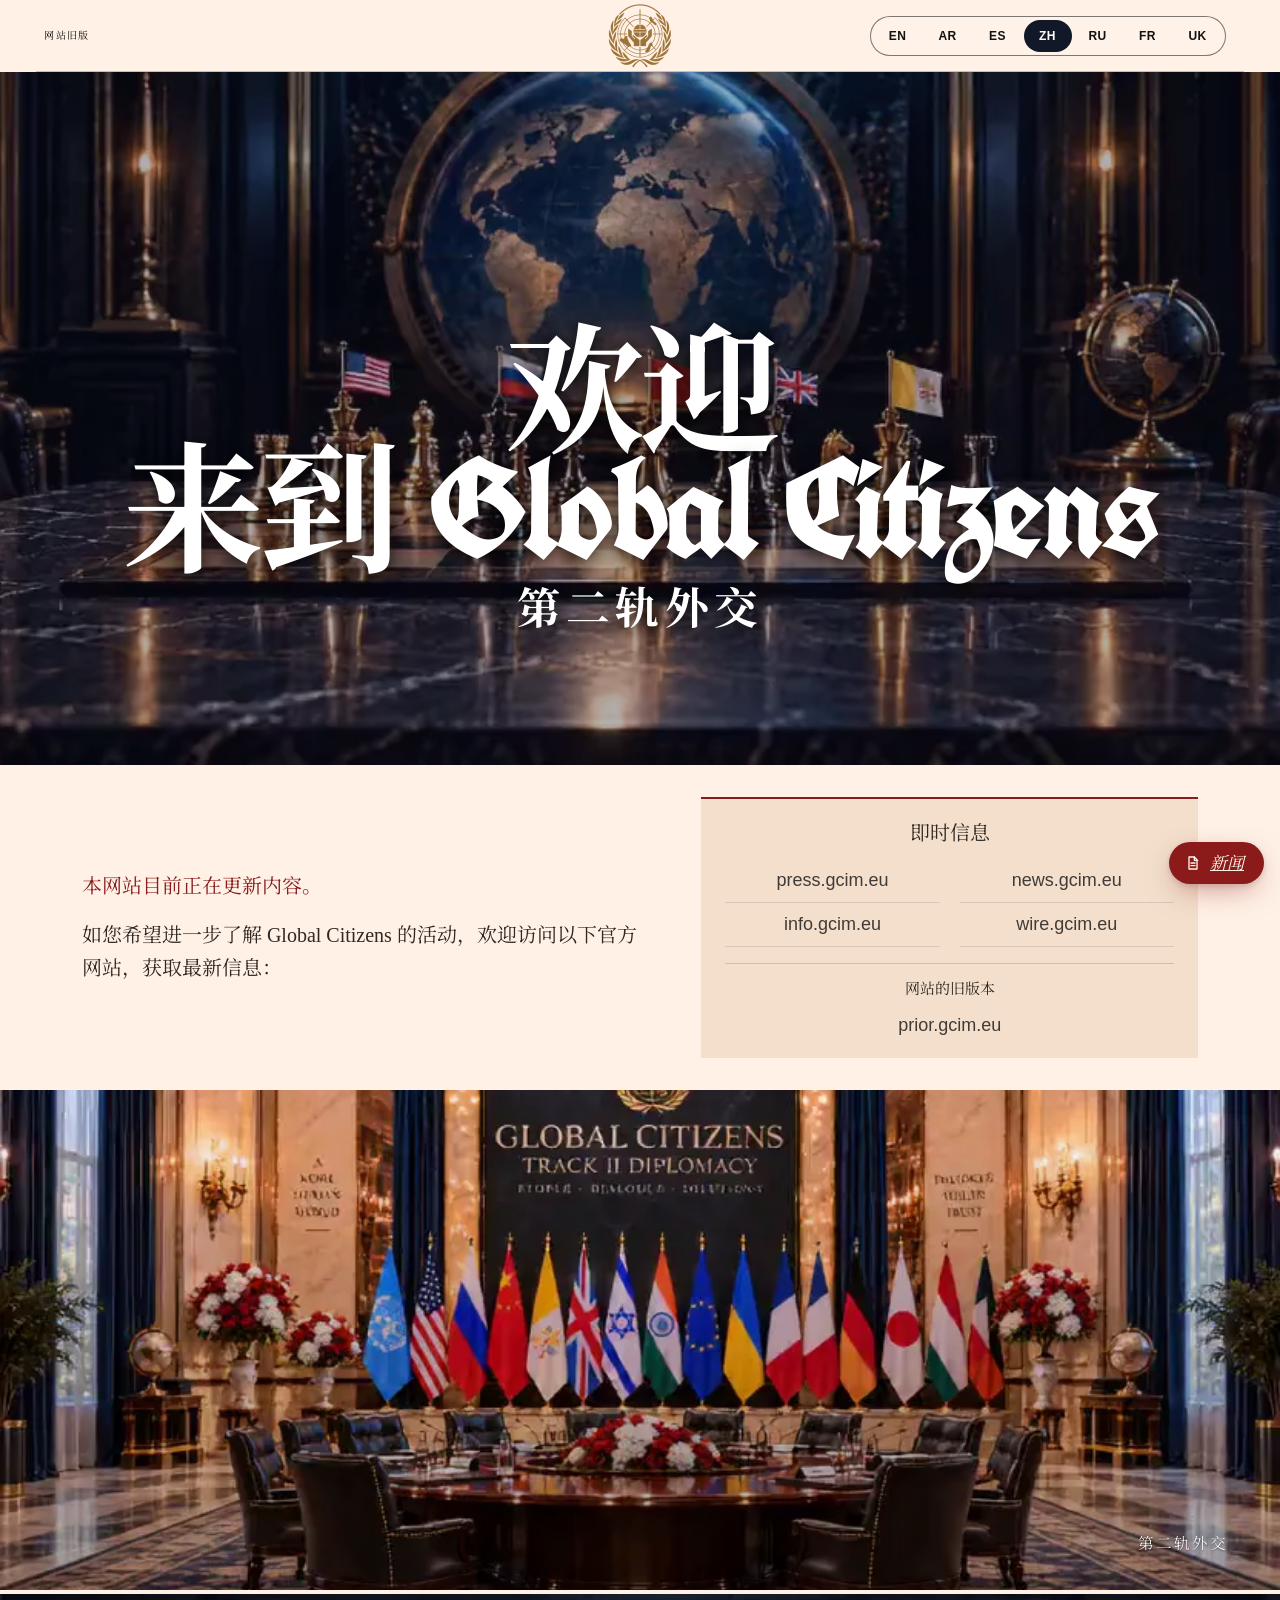
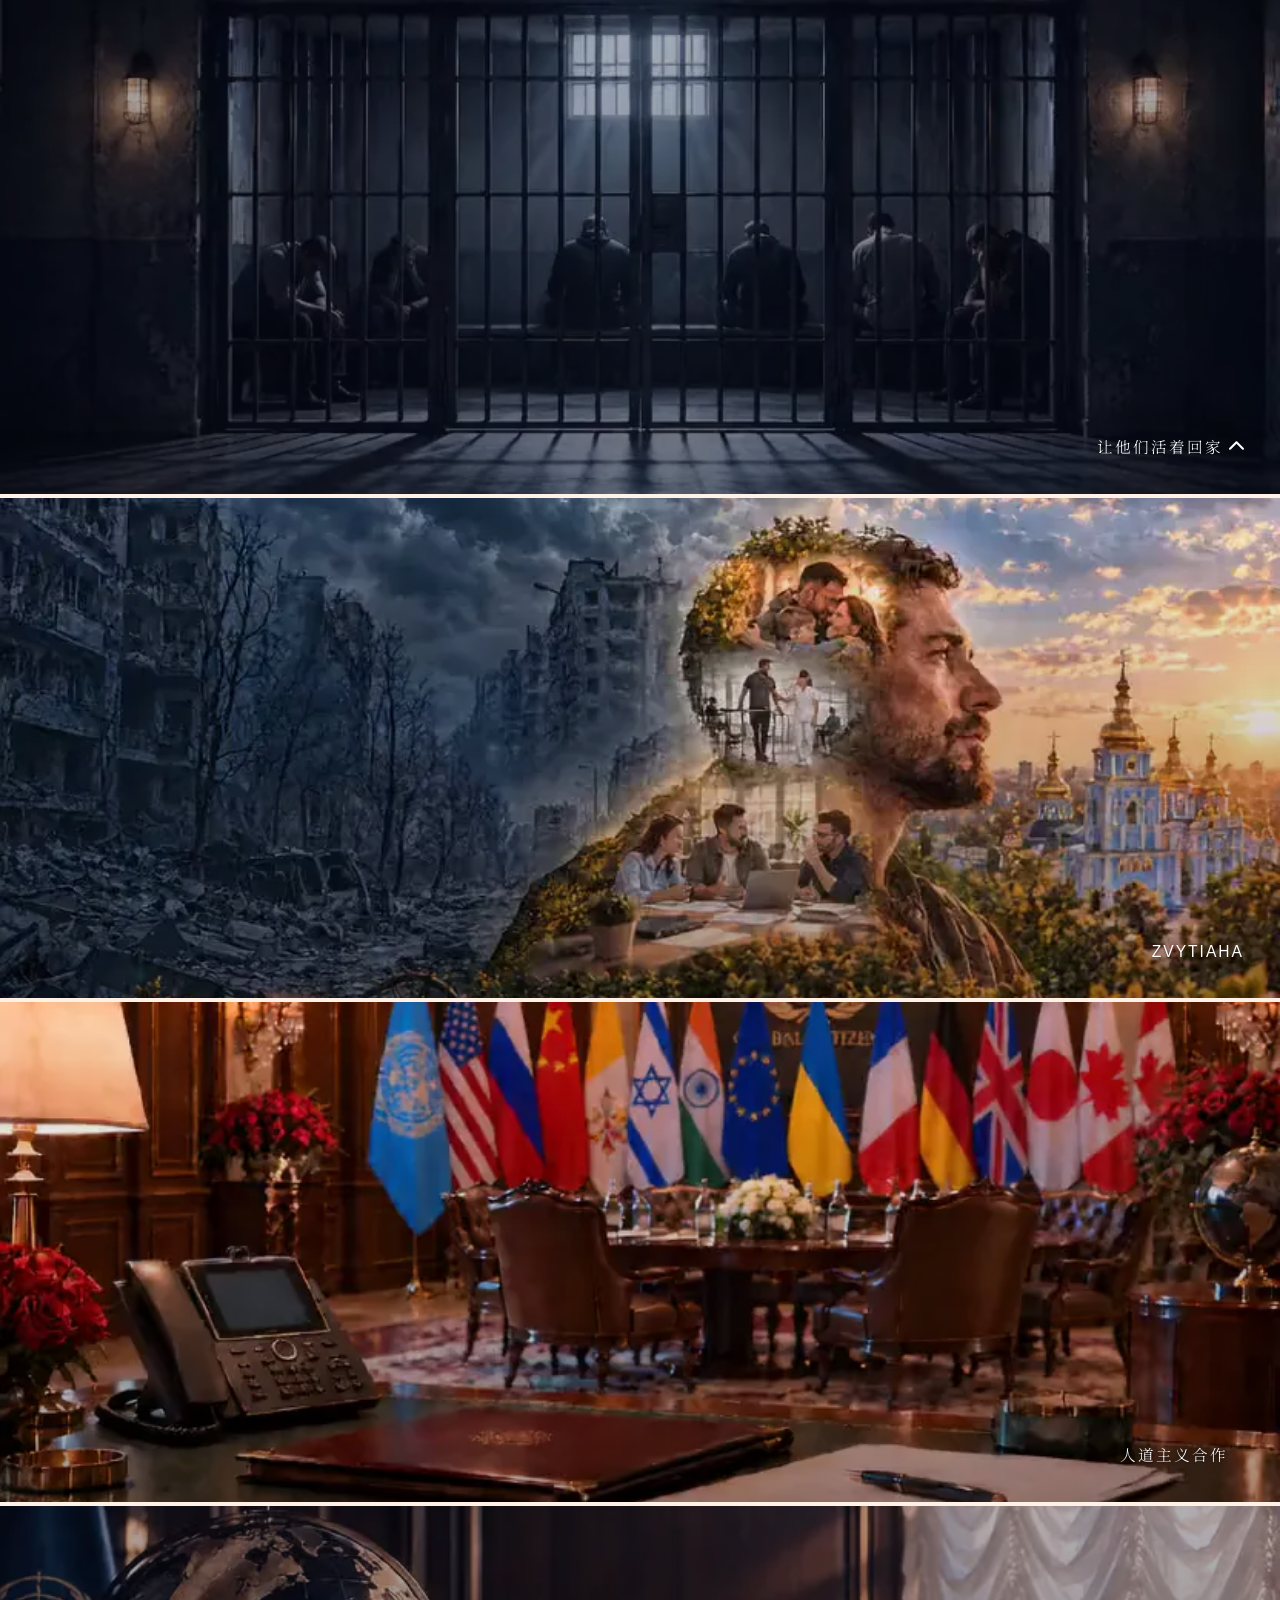
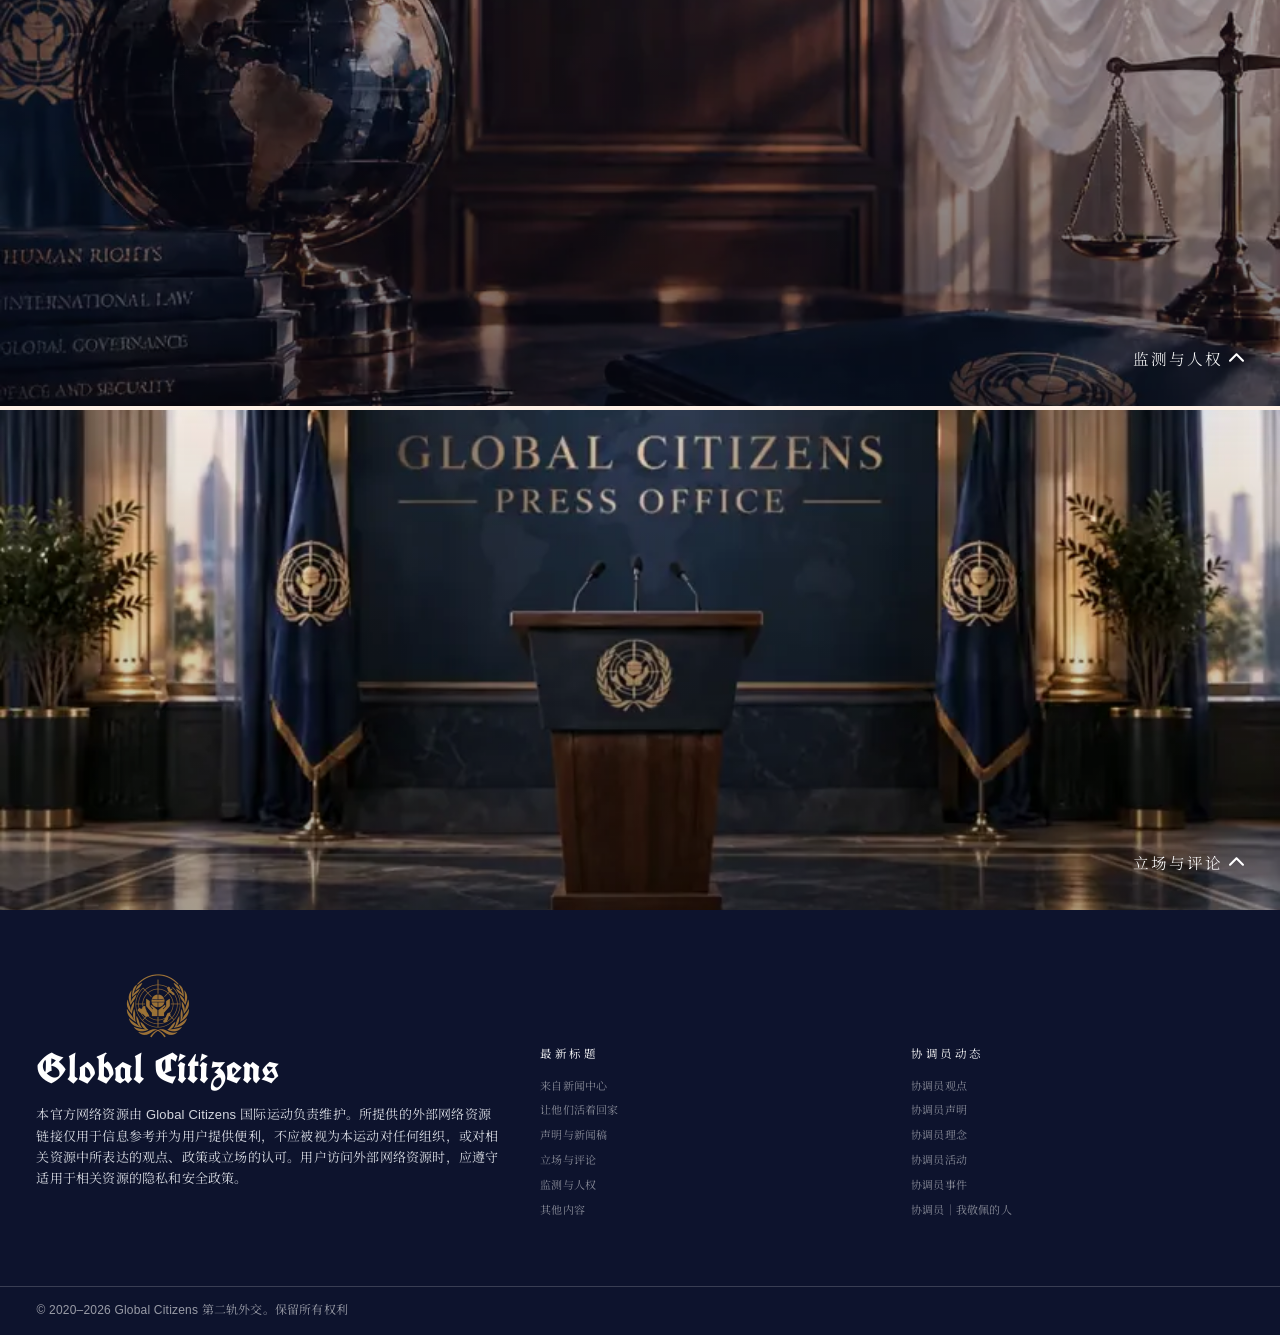
<file: index-zh.html>
<!DOCTYPE html>
<html lang="zh-CN"><head>
<link rel="icon" type="image/png" sizes="32x32" href="assets/favicon-32.png?v=17">
<link rel="icon" type="image/png" sizes="192x192" href="assets/favicon-192.png?v=17">
<link rel="icon" type="image/png" sizes="512x512" href="assets/favicon-512.png?v=17">
<link rel="shortcut icon" href="assets/favicon.ico?v=17">
<link rel="apple-touch-icon" sizes="180x180" href="apple-touch-icon.png?v=17">

<meta charset="UTF-8">
	<meta name="viewport" content="width=device-width, initial-scale=1">
<meta name="robots" content="index, follow, max-image-preview:large, max-snippet:-1, max-video-preview:-1">

	<title>Global Citizens — 官方网站</title>
<meta name="description" content="Global Citizens 国际运动官方网站。获取最新信息，访问本运动的官方网络资源。">
<link rel="canonical" href="https://gcim.eu/index-zh.html">
<link rel="alternate" hreflang="en-US" href="https://gcim.eu/">
<link rel="alternate" hreflang="ru" href="https://gcim.eu/index-ru.html">
<link rel="alternate" hreflang="fr" href="https://gcim.eu/index-fr.html">
<link rel="alternate" hreflang="es" href="https://gcim.eu/index-es.html">
<link rel="alternate" hreflang="ar" href="https://gcim.eu/index-ar.html">
<link rel="alternate" hreflang="zh-CN" href="https://gcim.eu/index-zh.html">
<link rel="alternate" hreflang="uk" href="https://gcim.eu/index-uk.html">
<link rel="alternate" hreflang="x-default" href="https://gcim.eu/">
<meta property="og:locale" content="zh_CN">
<meta property="og:type" content="website">
<meta property="og:title" content="Global Citizens — 官方网站">
<meta property="og:description" content="Global Citizens 国际运动官方网站。获取最新信息，访问本运动的官方网络资源。">
<meta property="og:url" content="https://gcim.eu/index-zh.html">
<meta property="og:site_name" content="Global Citizens">
<meta property="article:publisher" content="https://gcim.eu/">
<meta property="article:modified_time" content="2026-10-24T10:52:30+00:00">
<meta property="og:image" content="https://gcim.eu/assets/social-preview.jpg">
<meta property="og:image:width" content="1200">
<meta property="og:image:height" content="630">
<meta property="og:image:type" content="image/jpeg">
<meta property="og:image:alt" content="Global Citizens">
<meta name="twitter:card" content="summary_large_image">
<meta name="twitter:title" content="Global Citizens — 官方网站">
<meta name="twitter:description" content="Global Citizens 国际运动官方网站。获取最新信息，访问本运动的官方网络资源。">
<meta name="twitter:image" content="https://gcim.eu/assets/social-preview.jpg">
<meta name="twitter:image:alt" content="Global Citizens">
<meta name="twitter:site" content="@globalcitizens">

<meta name="apple-mobile-web-app-title" content="Global Citizens">
	<meta name="application-name" content="Global Citizens">
	<meta name="theme-color" content="#f5f5f5">
	<meta name="msapplication-TileColor" content="#0D132D">

<link rel="stylesheet" href="Global%20Citizens_files/site-shared.css?v=20">

<script defer="defer" id="gcim-video-accordion-view-script-js" src="Global%20Citizens_files/view_aIma.js?v=16"></script>

</head>

<body class="home gcim-singular page gcim-embed-responsive gcim-theme-gcim remove-content-margins has-immersive-header has-topper has-sticky-header has-condensed-header" id="top" style="--gcim-scrollbar-width-max: 0px; --gcim-scrollbar-width: 0px;">
<a class="skip-link screen-reader-text" id="gcim-skip-link" href="#gcim--skip-link--target">跳至内容</a><div class="gcim-site-blocks"><header class="alignfull site-header gcim-block-template-part">
<div class="gcim-header gcim-header-v2 is-ready">
	<div id="gcim-header-6__main" class="gcim-header__main">
		<div class="gcim-header__main-content">
			<div class="gcim-header__left">
				<div class="gcim-header__menu-toggle">
					<button class="button-icon" aria-controls="gcim-header-6__menu" aria-haspopup="dialog" title="打开菜单">
						<svg class="button-icon--open" xmlns="http://www.w3.org/2000/svg" viewBox="0 0 20 20" width="20" height="20"><rect y="5" width="20" height="3.1" rx="1.5" ry="1.5" fill="currentColor"></rect><rect y="12.4" width="20" height="3.1" rx="1.5" ry="1.5" fill="currentColor"></rect></svg>						<svg class="button-icon--close" width="20" height="20" viewBox="0 0 20 20" fill="none" xmlns="http://www.w3.org/2000/svg">
    <path d="M16.663 2.10024C17.0552 2.07743 17.441 2.20784 17.739 2.46397C18.3266 3.05507 18.3266 4.00976 17.739 4.60087L4.87214 17.4678C4.26097 18.0396 3.30194 18.0079 2.73005 17.3967C2.2129 16.844 2.18276 15.9945 2.65948 15.4066L15.6021 2.46397C15.8962 2.21153 16.2758 2.08137 16.663 2.10024Z" fill="currentColor"></path>
    <path d="M3.81132 2.1002C4.20889 2.1019 4.58993 2.25971 4.87221 2.53969L17.7391 15.4066C18.2835 16.0424 18.2095 16.9991 17.5738 17.5435C17.0064 18.0294 16.1695 18.0294 15.6022 17.5435L2.65955 4.67664C2.04853 4.1046 2.01694 3.14552 2.58898 2.5345C2.61174 2.5102 2.63524 2.48669 2.65955 2.46393C2.97646 2.18834 3.39354 2.05663 3.81132 2.1002Z" fill="currentColor"></path>
</svg>
						<span>菜单</span>
					</button>
				</div>
				<a class="gcim-header__previous-site-link" href="https://prior.gcim.eu/">网站旧版</a>
			</div>
			<div class="gcim-header__center">
				<a class="gcim-header__logo" href="index-zh.html" rel="home" title="Global Citizens">
										<picture class="gcim-header__logo-img gcim-header__logo-img--white">
						<source type="image/webp" srcset="Global%20Citizens_files/gcim-gold-emblem-128.webp 1x">
						<img src="Global%20Citizens_files/gcim-gold-emblem-128.webp" alt="Global Citizens" width="128" height="128" loading="eager" fetchpriority="high">
					</picture>
					<picture class="gcim-header__logo-img gcim-header__logo-img--navy">
						<source type="image/webp" srcset="Global%20Citizens_files/gcim-gold-emblem-128.webp 1x">
						<img src="Global%20Citizens_files/gcim-gold-emblem-128.webp" alt="Global Citizens" width="128" height="128" loading="eager">
					</picture>
				</a>
			</div>
			<div class="gcim-header__right">
								<details class="gcim-mobile-language-switcher">
					<summary aria-label="语言选择器"><span>ZH</span></summary>
					<nav class="gcim-mobile-language-switcher__menu" aria-label="语言 — 移动版">
<a href="index.html" lang="en">EN</a>
<a href="index-ar.html" lang="ar">AR</a>
<a href="index-es.html" lang="es">ES</a>
<a class="is-active" aria-current="page" href="index-zh.html" lang="zh-CN">ZH</a>
<a href="index-ru.html" lang="ru">RU</a>
<a href="index-fr.html" lang="fr">FR</a>
<a href="index-uk.html" lang="uk">UK</a>
</nav>
				</details>
<nav class="gcim-header-language-switcher" aria-label="语言 — 桌面版">
<a href="index.html" lang="en">EN</a>
<a href="index-ar.html" lang="ar">AR</a>
<a href="index-es.html" lang="es">ES</a>
<a class="is-active" href="index-zh.html" lang="zh-CN" aria-current="page">ZH</a>
<a href="index-ru.html" lang="ru">RU</a>
<a href="index-fr.html" lang="fr">FR</a>
<a href="index-uk.html" lang="uk">UK</a>
</nav>
				<div class="gcim-header__search-toggle" hidden>
					<button class="button-icon" aria-controls="gcim-header-6__search" aria-expanded="false" aria-haspopup="dialog" title="打开搜索">
						<span>搜索</span>
						<svg class="button-icon--open" width="20" height="20" viewBox="0 0 20 20" fill="none" xmlns="http://www.w3.org/2000/svg">
    <path d="M18.3929 18.306L13.8709 13.6029C15.0336 12.2207 15.6706 10.4817 15.6706 8.67124C15.6706 4.44139 12.2292 1 7.99937 1C3.76951 1 0.328125 4.44139 0.328125 8.67124C0.328125 12.9011 3.76951 16.3425 7.99937 16.3425C9.58732 16.3425 11.1006 15.8635 12.3943 14.9543L16.9507 19.6932C17.1412 19.8909 17.3973 20 17.6718 20C17.9316 20 18.1781 19.9009 18.3652 19.7208C18.7628 19.3383 18.7755 18.7039 18.3929 18.306ZM7.99937 3.00119C11.1259 3.00119 13.6694 5.54471 13.6694 8.67124C13.6694 11.7978 11.1259 14.3413 7.99937 14.3413C4.87284 14.3413 2.32932 11.7978 2.32932 8.67124C2.32932 5.54471 4.87284 3.00119 7.99937 3.00119Z" fill="currentColor"></path>
</svg>
						<svg class="button-icon--close" width="20" height="20" viewBox="0 0 20 20" fill="none" xmlns="http://www.w3.org/2000/svg">
    <path d="M16.663 2.10024C17.0552 2.07743 17.441 2.20784 17.739 2.46397C18.3266 3.05507 18.3266 4.00976 17.739 4.60087L4.87214 17.4678C4.26097 18.0396 3.30194 18.0079 2.73005 17.3967C2.2129 16.844 2.18276 15.9945 2.65948 15.4066L15.6021 2.46397C15.8962 2.21153 16.2758 2.08137 16.663 2.10024Z" fill="currentColor"></path>
    <path d="M3.81132 2.1002C4.20889 2.1019 4.58993 2.25971 4.87221 2.53969L17.7391 15.4066C18.2835 16.0424 18.2095 16.9991 17.5738 17.5435C17.0064 18.0294 16.1695 18.0294 15.6022 17.5435L2.65955 4.67664C2.04853 4.1046 2.01694 3.14552 2.58898 2.5345C2.61174 2.5102 2.63524 2.48669 2.65955 2.46393C2.97646 2.18834 3.39354 2.05663 3.81132 2.1002Z" fill="currentColor"></path>
</svg>
					</button>
				</div>
				<div id="gcim-header-6__search" class="gcim-header__search" role="search" hidden>
					<div class="gcim-header__search-content">
						<form role="search" method="get" action="#">
							<div class="gcim-header__search-box">
								<label class="screen-reader-text" for="gcim-header-6__search-input">搜索：</label>
								<input type="search" id="gcim-header-6__search-input" class="gcim-header__search-input" name="s" title="搜索：">
							</div>
							<button type="submit" class="gcim-header__search-submit" title="搜索">
								<svg width="20" height="20" viewBox="0 0 20 20" fill="none" xmlns="http://www.w3.org/2000/svg">
    <path d="M18.3929 18.306L13.8709 13.6029C15.0336 12.2207 15.6706 10.4817 15.6706 8.67124C15.6706 4.44139 12.2292 1 7.99937 1C3.76951 1 0.328125 4.44139 0.328125 8.67124C0.328125 12.9011 3.76951 16.3425 7.99937 16.3425C9.58732 16.3425 11.1006 15.8635 12.3943 14.9543L16.9507 19.6932C17.1412 19.8909 17.3973 20 17.6718 20C17.9316 20 18.1781 19.9009 18.3652 19.7208C18.7628 19.3383 18.7755 18.7039 18.3929 18.306ZM7.99937 3.00119C11.1259 3.00119 13.6694 5.54471 13.6694 8.67124C13.6694 11.7978 11.1259 14.3413 7.99937 14.3413C4.87284 14.3413 2.32932 11.7978 2.32932 8.67124C2.32932 5.54471 4.87284 3.00119 7.99937 3.00119Z" fill="currentColor"></path>
</svg>
							</button>
						</form>
					</div>
				</div>
			</div>
		</div>
	</div>

			<div id="gcim-header-6__primary" class="gcim-header__primary is-ready" hidden>
			<nav class="gcim-header__primary-navigation" aria-label="主导航">
				<button class="gcim-header__primary-left button-icon">
					<span class="screen-reader-text">向左滚动</span>
					<svg xmlns="http://www.w3.org/2000/svg" width="15" height="15" viewBox="0 0 15 15" fill="none">
    <path d="M7.50004 3.22472C7.76887 3.22472 8.03767 3.32737 8.24263 3.53223L14.6923 9.98196C15.1026 10.3922 15.1026 11.0574 14.6923 11.4676C14.2822 11.8777 13.6171 11.8777 13.2068 11.4676L7.50004 5.76048L1.79326 11.4674C1.38298 11.8775 0.717978 11.8775 0.307895 11.4674C-0.102588 11.0572 -0.102588 10.392 0.307895 9.98176L6.75746 3.53203C6.96251 3.32714 7.23131 3.22472 7.50004 3.22472Z" fill="currentColor"></path>
</svg>
				</button>
				<ul id="menu-primary-navigation" class="menu menu--desktop"><li id="menu-item-60001" class="menu-item menu-item-type-post_type menu-item-object-page menu-item-60001"><a href="index-zh.html#" hidden>首页</a></li>
<li id="menu-item-60002" class="menu-item menu-item-type-post_type menu-item-object-page menu-item-60002"><a href="index-zh.html#" hidden>新闻</a></li>
<li id="menu-item-60006" class="menu-item menu-item-type-post_type menu-item-object-page menu-item-60006"><a href="index-zh.html#" hidden>关于我们</a></li>
<li id="menu-item-60003" class="menu-item menu-item-type-post_type menu-item-object-page menu-item-60003"><a href="index-zh.html#" hidden>协调员</a></li>
<li id="menu-item-60004" class="menu-item menu-item-type-post_type menu-item-object-page menu-item-60004"><a href="index-zh.html#" hidden>倡议</a></li>
<li id="menu-item-60005" class="menu-item menu-item-type-post_type menu-item-object-page menu-item-60005"><a href="index-zh.html#" hidden>联系方式</a></li>
</ul><ul id="menu-primary-navigation-mobile" class="menu menu--mobile"><li id="menu-item-60101" class="menu-item menu-item-type-post_type menu-item-object-page menu-item-60101"><a href="index-zh.html#" hidden>首页</a></li>
<li id="menu-item-60102" class="menu-item menu-item-type-post_type menu-item-object-page menu-item-60102"><a href="index-zh.html#" hidden>新闻</a></li>
<li id="menu-item-60106" class="menu-item menu-item-type-post_type menu-item-object-page menu-item-60106"><a href="index-zh.html#" hidden>关于我们</a></li>
<li id="menu-item-60103" class="menu-item menu-item-type-post_type menu-item-object-page menu-item-60103"><a href="index-zh.html#" hidden>协调员</a></li>
<li id="menu-item-60104" class="menu-item menu-item-type-post_type menu-item-object-page menu-item-60104"><a href="index-zh.html#" hidden>倡议</a></li>
<li id="menu-item-60105" class="menu-item menu-item-type-post_type menu-item-object-page menu-item-60105"><a href="index-zh.html#" hidden>联系方式</a></li>
</ul>				<button class="gcim-header__primary-right button-icon is-active">
					<span class="screen-reader-text">向右滚动</span>
					<svg xmlns="http://www.w3.org/2000/svg" width="15" height="15" viewBox="0 0 15 15" fill="none">
    <path d="M7.50004 3.22472C7.76887 3.22472 8.03767 3.32737 8.24263 3.53223L14.6923 9.98196C15.1026 10.3922 15.1026 11.0574 14.6923 11.4676C14.2822 11.8777 13.6171 11.8777 13.2068 11.4676L7.50004 5.76048L1.79326 11.4674C1.38298 11.8775 0.717978 11.8775 0.307895 11.4674C-0.102588 11.0572 -0.102588 10.392 0.307895 9.98176L6.75746 3.53203C6.96251 3.32714 7.23131 3.22472 7.50004 3.22472Z" fill="currentColor"></path>
</svg>
				</button>
			</nav>
		</div>
	
	<div id="gcim-header-6__menu" class="gcim-header__menu" role="dialog" aria-modal="true" aria-label="主菜单">
		<button class="gcim-header__menu-close button-icon" aria-controls="gcim-header-6__menu" title="关闭菜单" disabled="disabled">
			<svg width="20" height="20" viewBox="0 0 20 20" fill="none" xmlns="http://www.w3.org/2000/svg">
    <path d="M16.663 2.10024C17.0552 2.07743 17.441 2.20784 17.739 2.46397C18.3266 3.05507 18.3266 4.00976 17.739 4.60087L4.87214 17.4678C4.26097 18.0396 3.30194 18.0079 2.73005 17.3967C2.2129 16.844 2.18276 15.9945 2.65948 15.4066L15.6021 2.46397C15.8962 2.21153 16.2758 2.08137 16.663 2.10024Z" fill="currentColor"></path>
    <path d="M3.81132 2.1002C4.20889 2.1019 4.58993 2.25971 4.87221 2.53969L17.7391 15.4066C18.2835 16.0424 18.2095 16.9991 17.5738 17.5435C17.0064 18.0294 16.1695 18.0294 15.6022 17.5435L2.65955 4.67664C2.04853 4.1046 2.01694 3.14552 2.58898 2.5345C2.61174 2.5102 2.63524 2.48669 2.65955 2.46393C2.97646 2.18834 3.39354 2.05663 3.81132 2.1002Z" fill="currentColor"></path>
</svg>
			<span class="screen-reader-text">关闭</span>
		</button>
		<div class="gcim-header__menu-content">
			<nav class="gcim-header__drawer-navigation" aria-label="主导航"><ul class="menu gcim-header__drawer-menu"><li class="menu-item"><a href="index-zh.html#" hidden>首页</a></li><li class="menu-item"><a href="index-zh.html#" hidden>新闻</a></li><li class="menu-item"><a href="index-zh.html#" hidden>关于我们</a></li><li class="menu-item"><a href="index-zh.html#" hidden>协调员</a></li><li class="menu-item"><a href="index-zh.html#" hidden>倡议</a></li><li class="menu-item"><a href="index-zh.html#" hidden>联系方式</a></li><li class="menu-item gcim-header__drawer-previous-site-mobile"><a href="https://prior.gcim.eu/">网站旧版</a></li></ul></nav>
		</div>
	</div>

	<div class="gcim-header__overlay"></div>

</div>
</header>

<main id="gcim--skip-link--target" class="gcim-block-group site-content is-layout-flow gcim-block-group-is-layout-flow">
	<div class="entry-content gcim-block-post-content has-global-padding is-layout-constrained gcim-block-post-content-is-layout-constrained">
<div class="alignfull has-wide-width has-min-height-80 has-media has-media-fixed is-immersive-header-element is-style-full-media gcim-topper">
	<div class="gcim-topper__inner-container">
		<div class="gcim-topper__content">
			
				<h1 class="gcim-topper__headline gc-hero-title"><span>欢迎</span><span>来到 <b class="gc-hero-brand">Global Citizens</b></span><span class="gc-hero-subtitle">第二轨外交</span></h1>
			
							<div class="gcim-topper__deck">

				</div>

							<div class="gcim-topper__media"><figure class="gcim-topper__media--figure"><video class="gcim-topper__media--video" muted="muted" loop="loop" playsinline="playsinline" preload="none" poster="Global%20Citizens_files/hero-great-chessboard-20260920-v3.webp" width="832" height="480"><source data-src="Global%20Citizens_files/hero-great-chessboard-20260920-v3.mp4?v=13" type="video/mp4"></video></figure></div>					</div>
	</div>
	</div>

<div class="alignfull gcim-block-group has-medium-font-size has-global-padding is-layout-constrained gcim-container-core-group-is-layout-268a0545 gcim-block-group-is-layout-constrained gc-temporary-hub">
<div class="gcim-focus-left gc-official-resources">
<section class="gc-official-resources__inner" aria-labelledby="gc-resources-heading">
<h2 id="gc-resources-heading">即时信息</h2>
<div class="gc-official-resources__links"><a href="https://press.gcim.eu/"><bdi dir="ltr">press.gcim.eu</bdi></a>
<a href="https://news.gcim.eu/"><bdi dir="ltr">news.gcim.eu</bdi></a>
<a href="https://info.gcim.eu/"><bdi dir="ltr">info.gcim.eu</bdi></a>
<a href="https://wire.gcim.eu/"><bdi dir="ltr">wire.gcim.eu</bdi></a>
</div>
<div class="gc-official-resources__previous"><p>网站的旧版本</p><a href="https://prior.gcim.eu/"><bdi dir="ltr">prior.gcim.eu</bdi></a></div>
</section></div>
<div class="gc-temporary-notice"><div class="gc-temporary-notice__body">
<p>本网站目前正在更新内容。</p>
<p>如您希望进一步了解 Global Citizens 的活动，欢迎访问以下官方网站，获取最新信息：</p>
</div></div>

</div>

<div style="--gcim--video-accordion--height:500px;--gcim--video-accordion--hover-expansion:1" class="is-vertical alignfull gcim-video-accordion is-content-justification-center is-layout-flex gcim-container-video-accordion-is-layout-631eaa29 gcim-video-accordion-is-layout-flex" data-show-title="both">
	
<div class="has-link gcim-video-accordion-item has-text-align-right is-layout-flex gcim-container-video-accordion-item-is-layout-631eaa29 gcim-video-accordion-item-is-layout-flex" data-show-title-both="" data-autoplay="always">

	<div class="gcim-video-accordion-item__media" data-show-title-both="">
		<video data-src="Global%20Citizens_files/track-II-diplomacy-20260920-v9.mp4?v=13" muted="muted" loop="loop" playsinline="playsinline" tabindex="-1" preload="none" poster="Global%20Citizens_files/track-II-diplomacy-20260920-v9.webp" width="832" height="480"></video>

			</div>

			<div class="gcim-video-accordion-item__content" data-show-title-both="">
			<h3 class="gcim-video-accordion-item__title">
				
				第二轨外交
				<svg xmlns="http://www.w3.org/2000/svg" width="15" height="15" viewBox="0 0 15 15" fill="none">
    <path d="M7.50004 3.22472C7.76887 3.22472 8.03767 3.32737 8.24263 3.53223L14.6923 9.98196C15.1026 10.3922 15.1026 11.0574 14.6923 11.4676C14.2822 11.8777 13.6171 11.8777 13.2068 11.4676L7.50004 5.76048L1.79326 11.4674C1.38298 11.8775 0.717978 11.8775 0.307895 11.4674C-0.102588 11.0572 -0.102588 10.392 0.307895 9.98176L6.75746 3.53203C6.96251 3.32714 7.23131 3.22472 7.50004 3.22472Z" fill="currentColor"></path>
</svg>

							</h3>
		</div>
	</div>

<div class="gcim-bars-video has-link gcim-video-accordion-item has-text-align-right is-layout-flex gcim-container-video-accordion-item-is-layout-631eaa29 gcim-video-accordion-item-is-layout-flex" data-show-title-both="" data-autoplay="always">
			<a href="https://gcim.eu/newsroom/bring-them-home-alive/" class="gcim-video-accordion-item__link"><h3 class="gcim-video-accordion-item__title">
				
				让他们活着回家
				<svg xmlns="http://www.w3.org/2000/svg" width="15" height="15" viewBox="0 0 15 15" fill="none">
    <path d="M7.50004 3.22472C7.76887 3.22472 8.03767 3.32737 8.24263 3.53223L14.6923 9.98196C15.1026 10.3922 15.1026 11.0574 14.6923 11.4676C14.2822 11.8777 13.6171 11.8777 13.2068 11.4676L7.50004 5.76048L1.79326 11.4674C1.38298 11.8775 0.717978 11.8775 0.307895 11.4674C-0.102588 11.0572 -0.102588 10.392 0.307895 9.98176L6.75746 3.53203C6.96251 3.32714 7.23131 3.22472 7.50004 3.22472Z" fill="currentColor"></path>
</svg>

							</h3></a>
	
	<div class="gcim-video-accordion-item__media" data-show-title-both="">
		<video data-src="Global%20Citizens_files/bring-them-home-alive-20260920-v2.mp4?v=13" style="object-position:50% 50%;background:#0D132D;" muted="muted" loop="loop" playsinline="playsinline" tabindex="-1" preload="none" poster="Global%20Citizens_files/bring-them-home-alive-20260920-v2.webp" width="832" height="480"></video>

			</div>

			<div class="gcim-video-accordion-item__content" data-show-title-both="">
			
		</div>
	</div>

<div id="gc-recovery-video" class="gcim-video-accordion-item has-text-align-right is-layout-flex gcim-container-video-accordion-item-is-layout-631eaa29 gcim-video-accordion-item-is-layout-flex" data-autoplay="always">
<div class="gcim-video-accordion-item__media">
<video data-src="Global%20Citizens_files/recovery-section-v7.mp4?v=13" muted loop playsinline tabindex="-1" preload="none" poster="Global%20Citizens_files/recovery-section-v7.webp" width="832" height="480"></video>
</div>
<div class="gcim-video-accordion-item__content" data-show-title-both=""><h3 class="gcim-video-accordion-item__title">ZVYTIAHA</h3></div>
</div>

<div class="has-link gcim-video-accordion-item has-text-align-right is-layout-flex gcim-container-video-accordion-item-is-layout-631eaa29 gcim-video-accordion-item-is-layout-flex" data-show-title-both="" data-autoplay="always">

	<div class="gcim-video-accordion-item__media" data-show-title-both="">
		<video data-src="Global%20Citizens_files/humanitarian-cooperation-20260920-v3.mp4?v=13" style="object-position:50% 50%;background:#0D132D;" muted="muted" loop="loop" playsinline="playsinline" tabindex="-1" preload="none" poster="Global%20Citizens_files/humanitarian-cooperation-20260920-v3.webp" width="832" height="480"></video>

			</div>

			<div class="gcim-video-accordion-item__content" data-show-title-both="">
			<h3 class="gcim-video-accordion-item__title">
				
				人道主义合作
				<svg xmlns="http://www.w3.org/2000/svg" width="15" height="15" viewBox="0 0 15 15" fill="none">
    <path d="M7.50004 3.22472C7.76887 3.22472 8.03767 3.32737 8.24263 3.53223L14.6923 9.98196C15.1026 10.3922 15.1026 11.0574 14.6923 11.4676C14.2822 11.8777 13.6171 11.8777 13.2068 11.4676L7.50004 5.76048L1.79326 11.4674C1.38298 11.8775 0.717978 11.8775 0.307895 11.4674C-0.102588 11.0572 -0.102588 10.392 0.307895 9.98176L6.75746 3.53203C6.96251 3.32714 7.23131 3.22472 7.50004 3.22472Z" fill="currentColor"></path>
</svg>

							</h3>
		</div>
	</div>

<div class="gcim-monitoring-human-rights-custom has-link gcim-video-accordion-item has-text-align-right is-layout-flex gcim-container-video-accordion-item-is-layout-631eaa29 gcim-video-accordion-item-is-layout-flex" data-show-title-both="" data-autoplay="always">
			<a href="https://gcim.eu/newsroom/monitoring/" class="gcim-video-accordion-item__link"><h3 class="gcim-video-accordion-item__title">
				
				监测与人权
				<svg xmlns="http://www.w3.org/2000/svg" width="15" height="15" viewBox="0 0 15 15" fill="none">
    <path d="M7.50004 3.22472C7.76887 3.22472 8.03767 3.32737 8.24263 3.53223L14.6923 9.98196C15.1026 10.3922 15.1026 11.0574 14.6923 11.4676C14.2822 11.8777 13.6171 11.8777 13.2068 11.4676L7.50004 5.76048L1.79326 11.4674C1.38298 11.8775 0.717978 11.8775 0.307895 11.4674C-0.102588 11.0572 -0.102588 10.392 0.307895 9.98176L6.75746 3.53203C6.96251 3.32714 7.23131 3.22472 7.50004 3.22472Z" fill="currentColor"></path>
</svg>

							</h3></a>
	
	<div class="gcim-video-accordion-item__media" data-show-title-both="">
		<video data-src="Global%20Citizens_files/monitoring-human-rights-20260920-v3.mp4?v=13" style="object-position:50% 50%;background:#0D132D;" muted="muted" loop="loop" playsinline="playsinline" tabindex="-1" preload="none" poster="Global%20Citizens_files/monitoring-human-rights-20260920-v3.webp" width="832" height="480"></video>

			</div>

			<div class="gcim-video-accordion-item__content" data-show-title-both="">
			
		</div>
	</div>

<div class="has-link gcim-video-accordion-item has-text-align-right is-layout-flex gcim-container-video-accordion-item-is-layout-631eaa29 gcim-video-accordion-item-is-layout-flex is-active" data-show-title-both="" data-autoplay="always">
			<a href="https://gcim.eu/category/positions-remarks/" class="gcim-video-accordion-item__link"><h3 class="gcim-video-accordion-item__title">
				
				立场与评论
				<svg xmlns="http://www.w3.org/2000/svg" width="15" height="15" viewBox="0 0 15 15" fill="none">
    <path d="M7.50004 3.22472C7.76887 3.22472 8.03767 3.32737 8.24263 3.53223L14.6923 9.98196C15.1026 10.3922 15.1026 11.0574 14.6923 11.4676C14.2822 11.8777 13.6171 11.8777 13.2068 11.4676L7.50004 5.76048L1.79326 11.4674C1.38298 11.8775 0.717978 11.8775 0.307895 11.4674C-0.102588 11.0572 -0.102588 10.392 0.307895 9.98176L6.75746 3.53203C6.96251 3.32714 7.23131 3.22472 7.50004 3.22472Z" fill="currentColor"></path>
</svg>

							</h3></a>
	
	<div class="gcim-video-accordion-item__media" data-show-title-both="">
		<video data-src="Global%20Citizens_files/positions-remarks-press-service-20260920-v3.mp4?v=13" style="object-position:50% 50%;background:#0D132D;" muted="muted" loop="loop" playsinline="playsinline" tabindex="-1" preload="none" poster="Global%20Citizens_files/positions-remarks-press-service-20260920-v3.webp" width="832" height="468"></video>

			</div>

			<div class="gcim-video-accordion-item__content" data-show-title-both="">
			
		</div>
	</div>

</div>

<div class="gcim-raw-html">

<div id="f250-widget">

  <a class="gcim-newsroom-fab" id="f250-fab" href="https://press.gcim.eu/" aria-label="打开新闻">
    <span class="gcim-newsroom-fab-pulse" aria-hidden="true"></span>
    <svg viewBox="0 0 24 24" fill="none" stroke="currentColor" stroke-width="2" stroke-linecap="round" stroke-linejoin="round" aria-hidden="true"><path d="M6 3h8l4 4v14H6z"></path><path d="M14 3v5h5"></path><line x1="9" y1="12" x2="15" y2="12"></line><line x1="9" y1="16" x2="15" y2="16"></line></svg>
    <span class="gcim-newsroom-fab-label">新闻</span>
  </a>

</div></div></div>
</main>

<footer class="alignfull site-footer gcim-block-template-part">
<div class="gcim-footer gcim-footer-v2">
	<div class="gcim-footer__inner-container">

		<div class="gcim-footer__navigation has-3-menus-with-end">
			<div class="gcim-footer__navigation--inner-container">

					<div class="gcim-footer-brand-left">
<a class="gcim-footer__logo" href="index-zh.html" rel="home" title="Global Citizens">
											<img src="Global%20Citizens_files/gcim-gold-emblem-128.webp" alt="Global Citizens" width="64" height="64" style="display:block;width:64px;height:64px;margin:0 auto 10px auto;">
											<span style="font-family:&quot;GC Masthead&quot;,serif;font-size:42px;line-height:1;color:#fff;white-space:nowrap;display:inline-block;">Global Citizens</span>
										</a>
<p class="gcim-footer-disclaimer">本官方网络资源由 Global Citizens 国际运动负责维护。所提供的外部网络资源链接仅用于信息参考并为用户提供便利，不应被视为本运动对任何组织，或对相关资源中所表达的观点、政策或立场的认可。用户访问外部网络资源时，应遵守适用于相关资源的隐私和安全政策。</p>
<div class="gcim-footer__social-links" hidden>
					
<ul class="gcim-block-social-links is-layout-flex gcim-block-social-links-is-layout-flex">
	<li class="gcim-social-link gcim-social-link-x gcim-block-social-link"><a class="gcim-block-social-link-anchor" aria-disabled="true" tabindex="-1"><svg width="24" height="24" viewBox="0 0 24 24" xmlns="http://www.w3.org/2000/svg" aria-hidden="true" focusable="false">
    <path d="M18.901 1.153h3.68l-8.04 9.19L24 22.846h-7.406l-5.8-7.584-6.638 7.584H.474l8.6-9.83L0 1.154h7.594l5.243 6.932ZM17.61 20.644h2.039L6.486 3.24H4.298Z"></path>
</svg><span class="gcim-block-social-link-label screen-reader-text">X</span></a></li>

	<li class="gcim-social-link gcim-social-link-instagram gcim-block-social-link"><a class="gcim-block-social-link-anchor" aria-disabled="true" tabindex="-1"><svg width="24" height="24" viewBox="0 0 24 24" xmlns="http://www.w3.org/2000/svg" aria-hidden="true" focusable="false">
    <path d="M7.0301.084c-1.2768.0602-2.1487.264-2.911.5634-.7888.3075-1.4575.72-2.1228 1.3877-.6652.6677-1.075 1.3368-1.3802 2.127-.2954.7638-.4956 1.6365-.552 2.914-.0564 1.2775-.0689 1.6882-.0626 4.947.0062 3.2586.0206 3.6671.0825 4.9473.061 1.2765.264 2.1482.5635 2.9107.308.7889.72 1.4573 1.388 2.1228.6679.6655 1.3365 1.0743 2.1285 1.38.7632.295 1.6361.4961 2.9134.552 1.2773.056 1.6884.069 4.9462.0627 3.2578-.0062 3.668-.0207 4.9478-.0814 1.28-.0607 2.147-.2652 2.9098-.5633.7889-.3086 1.4578-.72 2.1228-1.3881.665-.6682 1.0745-1.3378 1.3795-2.1284.2957-.7632.4966-1.636.552-2.9124.056-1.2809.0692-1.6898.063-4.948-.0063-3.2583-.021-3.6668-.0817-4.9465-.0607-1.2797-.264-2.1487-.5633-2.9117-.3084-.7889-.72-1.4568-1.3876-2.1228C21.2982 1.33 20.628.9208 19.8378.6165 19.074.321 18.2017.1197 16.9244.0645 15.6471.0093 15.236-.005 11.977.0014 8.718.0076 8.31.0215 7.0301.0839m.1402 21.6932c-1.17-.0509-1.8053-.2453-2.2287-.408-.5606-.216-.96-.4771-1.3819-.895-.422-.4178-.6811-.8186-.9-1.378-.1644-.4234-.3624-1.058-.4171-2.228-.0595-1.2645-.072-1.6442-.079-4.848-.007-3.2037.0053-3.583.0607-4.848.05-1.169.2456-1.805.408-2.2282.216-.5613.4762-.96.895-1.3816.4188-.4217.8184-.6814 1.3783-.9003.423-.1651 1.0575-.3614 2.227-.4171 1.2655-.06 1.6447-.072 4.848-.079 3.2033-.007 3.5835.005 4.8495.0608 1.169.0508 1.8053.2445 2.228.408.5608.216.96.4754 1.3816.895.4217.4194.6816.8176.9005 1.3787.1653.4217.3617 1.056.4169 2.2263.0602 1.2655.0739 1.645.0796 4.848.0058 3.203-.0055 3.5834-.061 4.848-.051 1.17-.245 1.8055-.408 2.2294-.216.5604-.4763.96-.8954 1.3814-.419.4215-.8181.6811-1.3783.9-.4224.1649-1.0577.3617-2.2262.4174-1.2656.0595-1.6448.072-4.8493.079-3.2045.007-3.5825-.006-4.848-.0608M16.953 5.5864A1.44 1.44 0 1 0 18.39 4.144a1.44 1.44 0 0 0-1.437 1.4424M5.8385 12.012c.0067 3.4032 2.7706 6.1557 6.173 6.1493 3.4026-.0065 6.157-2.7701 6.1506-6.1733-.0065-3.4032-2.771-6.1565-6.174-6.1498-3.403.0067-6.156 2.771-6.1496 6.1738M8 12.0077a4 4 0 1 1 4.008 3.9921A3.9996 3.9996 0 0 1 8 12.0077"></path>
</svg><span class="gcim-block-social-link-label screen-reader-text">Instagram</span></a></li>

	<li class="gcim-social-link gcim-social-link-tiktok gcim-block-social-link"><a class="gcim-block-social-link-anchor" aria-disabled="true" tabindex="-1"><svg width="24" height="24" viewBox="0 0 32 32" version="1.1" xmlns="http://www.w3.org/2000/svg" aria-hidden="true" focusable="false"><path d="M16.708 0.027c1.745-0.027 3.48-0.011 5.213-0.027 0.105 2.041 0.839 4.12 2.333 5.563 1.491 1.479 3.6 2.156 5.652 2.385v5.369c-1.923-0.063-3.855-0.463-5.6-1.291-0.76-0.344-1.468-0.787-2.161-1.24-0.009 3.896 0.016 7.787-0.025 11.667-0.104 1.864-0.719 3.719-1.803 5.255-1.744 2.557-4.771 4.224-7.88 4.276-1.907 0.109-3.812-0.411-5.437-1.369-2.693-1.588-4.588-4.495-4.864-7.615-0.032-0.667-0.043-1.333-0.016-1.984 0.24-2.537 1.495-4.964 3.443-6.615 2.208-1.923 5.301-2.839 8.197-2.297 0.027 1.975-0.052 3.948-0.052 5.923-1.323-0.428-2.869-0.308-4.025 0.495-0.844 0.547-1.485 1.385-1.819 2.333-0.276 0.676-0.197 1.427-0.181 2.145 0.317 2.188 2.421 4.027 4.667 3.828 1.489-0.016 2.916-0.88 3.692-2.145 0.251-0.443 0.532-0.896 0.547-1.417 0.131-2.385 0.079-4.76 0.095-7.145 0.011-5.375-0.016-10.735 0.025-16.093z"></path></svg><span class="gcim-block-social-link-label screen-reader-text">TikTok</span></a></li>

	<li class="gcim-social-link gcim-social-link-truth-social gcim-block-social-link"><a class="gcim-block-social-link-anchor" aria-disabled="true" tabindex="-1"><svg width="24" height="24" viewBox="0 0 24 24" xmlns="http://www.w3.org/2000/svg" aria-hidden="true" focusable="false">
    <path d="M24,7.3V1.8h-15.2v20.3h6.6V7.3h8.7Z"></path>
    <path d="M0,1.8h6.3v5.5H0V1.8Z"></path>
    <path d="M17.7,16.7h6.3v5.5h-6.3v-5.5Z"></path>
</svg><span class="gcim-block-social-link-label screen-reader-text">分享图标</span></a></li>

	<li class="gcim-social-link gcim-social-link-rumble gcim-block-social-link"><a class="gcim-block-social-link-anchor" aria-disabled="true" tabindex="-1"><svg width="24" height="24" viewBox="0 0 24 24" xmlns="http://www.w3.org/2000/svg" aria-hidden="true" focusable="false">
	<path d="M14.4528 13.5458c0.8064 -0.6542 0.9297 -1.8381 0.2756 -2.6445a1.8802 1.8802 0 0 0 -0.2756 -0.2756 21.2127 21.2127 0 0 0 -4.3121 -2.776c-1.066 -0.51 -2.256 0.2 -2.4261 1.414a23.5226 23.5226 0 0 0 -0.14 5.5021c0.116 1.23 1.292 1.964 2.372 1.492a19.6285 19.6285 0 0 0 4.5062 -2.704v-0.008zm6.9322 -5.4002c2.0335 2.228 2.0396 5.637 0.014 7.8723A26.1487 26.1487 0 0 1 8.2946 23.846c-2.6848 0.6713 -5.4168 -0.914 -6.1662 -3.5781 -1.524 -5.2002 -1.3 -11.0803 0.17 -16.3045 0.772 -2.744 3.3521 -4.4661 6.0102 -3.832 4.9242 1.174 9.5443 4.196 13.0764 8.0121v0.002z"></path>
</svg><span class="gcim-block-social-link-label screen-reader-text">分享图标</span></a></li>

	<li class="gcim-social-link gcim-social-link-facebook gcim-block-social-link"><a class="gcim-block-social-link-anchor" aria-disabled="true" tabindex="-1"><svg width="24" height="24" viewBox="0 0 24 24" xmlns="http://www.w3.org/2000/svg" aria-hidden="true" focusable="false">
    <path d="M9.101 23.691v-7.98H6.627v-3.667h2.474v-1.58c0-4.085 1.848-5.978 5.858-5.978.401 0 .955.042 1.468.103a8.68 8.68 0 0 1 1.141.195v3.325a8.623 8.623 0 0 0-.653-.036 26.805 26.805 0 0 0-.733-.009c-.707 0-1.259.096-1.675.309a1.686 1.686 0 0 0-.679.622c-.258.42-.374.995-.374 1.752v1.297h3.919l-.386 2.103-.287 1.564h-3.246v8.245C19.396 23.238 24 18.179 24 12.044c0-6.627-5.373-12-12-12s-12 5.373-12 12c0 5.628 3.874 10.35 9.101 11.647Z"></path>
</svg><span class="gcim-block-social-link-label screen-reader-text">Facebook</span></a></li>

	<li class="gcim-social-link gcim-social-link-youtube gcim-block-social-link"><a class="gcim-block-social-link-anchor" aria-disabled="true" tabindex="-1"><svg width="24" height="24" viewBox="0 0 24 24" xmlns="http://www.w3.org/2000/svg" aria-hidden="true" focusable="false">
	<path d="M11.99 3.6s-7.5 0-9.38.49A3.091 3.091 0 00.49 6.22C0 8.11 0 12.01 0 12.01s0 3.91.49 5.77a3.06 3.06 0 002.12 2.12c1.9.5 9.38.5 9.38.5s7.52 0 9.4-.49c1.02-.28 1.84-1.08 2.1-2.12.5-1.87.5-5.77.5-5.77s.01-3.91-.5-5.8a2.954 2.954 0 00-2.1-2.1c-1.88-.52-9.4-.52-9.4-.52zM9.61 8.41l6.24 3.6-6.24 3.59V8.41z"></path>
</svg>
<span class="gcim-block-social-link-label screen-reader-text">YouTube</span></a></li>
</ul>

				</div>
					</div>

<div class="gcim-footer__menu gcim-footer-headlines">
						<nav class="gcim-footer__menu-navigation" aria-label="最新标题">
							<h2 class="gcim-footer__menu-heading">最新标题</h2>
							<ul class="menu">
								<li class="menu-item"><a href="https://www.gcim.eu/newsroom/newsbeat/">来自新闻中心</a></li>
								<li class="menu-item"><a href="https://gcim.eu/newsroom/bring-them-home-alive/">让他们活着回家</a></li>
								<li class="menu-item"><a href="https://gcim.eu/newsroom/statements-releases/">声明与新闻稿</a></li>
								<li class="menu-item"><a href="https://gcim.eu/category/positions-remarks/">立场与评论</a></li>
								<li class="menu-item"><a href="https://gcim.eu/newsroom/monitoring/">监测与人权</a></li>
								<li class="menu-item"><a href="https://gcim.eu/category/other-stuff/">其他内容</a></li>
							</ul>
						</nav>
					</div>
					<div class="gcim-footer__menu gcim-footer-coordinator">
						<nav class="gcim-footer__menu-navigation" aria-label="协调员动态">
							<h2 class="gcim-footer__menu-heading">协调员动态</h2>
							<ul class="menu">
								<li class="menu-item"><a href="https://gcim.eu/newsroom/coordinators-opinions/">协调员观点</a></li>
								<li class="menu-item"><a href="https://gcim.eu/newsroom/coordinators-statements/">协调员声明</a></li>
								<li class="menu-item"><a href="https://gcim.eu/newsroom/coordinators-philosophy/">协调员理念</a></li>
								<li class="menu-item"><a href="https://gcim.eu/newsroom/coordinators-actions/">协调员活动</a></li>
								<li class="menu-item"><a href="https://gcim.eu/newsroom/coordinators-events/">协调员事件</a></li>
								<li class="menu-item"><a href="https://gcim.eu/newsroom/coordinator-people-i-admire/">协调员｜我敬佩的人</a></li>
							</ul>
						</nav>
					</div>
					<div class="gcim-footer__menu gcim-footer-initiatives" hidden>
						<nav class="gcim-footer__menu-navigation" aria-label="政府与公民社会">
							<h2 class="gcim-footer__menu-heading">政府与公民社会</h2>
							<ul class="menu">
								<li class="menu-item"><a href="https://gcim.eu/">美国与“让他们活着回家”</a></li>
								<li class="menu-item"><a href="https://gcim.eu/">俄罗斯与“让他们活着回家”</a></li>
								<li class="menu-item"><a href="https://gcim.eu/">英国与“让他们活着回家”</a></li>
								<li class="menu-item"><a href="https://gcim.eu/">其他国家与“让他们活着回家”</a></li>
							</ul>
						</nav>
					</div>
					
																		<div class="gcim-footer__menu-end"></div>
				
			</div>
		</div>

		<div class="gcim-footer__bottom">
			<div class="gcim-footer__bottom--inner-container">
			</div>
		</div>

		<div class="gcim-bottom-strip">
			<div class="gcim-bottom-strip__inner">
				<div class="gcim-bottom-strip__copyright">© 2020–2026 Global Citizens 第二轨外交。保留所有权利</div>
				<div class="gcim-bottom-strip__links">
					<a href="#" hidden>免责声明</a>
					<a href="#" hidden>隐私政策</a>
					<a href="#" hidden>关于我们</a>
					<a href="#" hidden>联系我们</a>
					<a href="#" hidden>订阅</a>
				</div>
				<div class="gcim-bottom-strip__langs"> </div>
			</div>
		</div>

	</div>
</div>
</footer>
</div>

<script type="text/javascript" src="Global%20Citizens_files/main_aIma.js"></script>

<script defer src="Global%20Citizens_files/page-runtime.js"></script>
</body></html>
</file>
